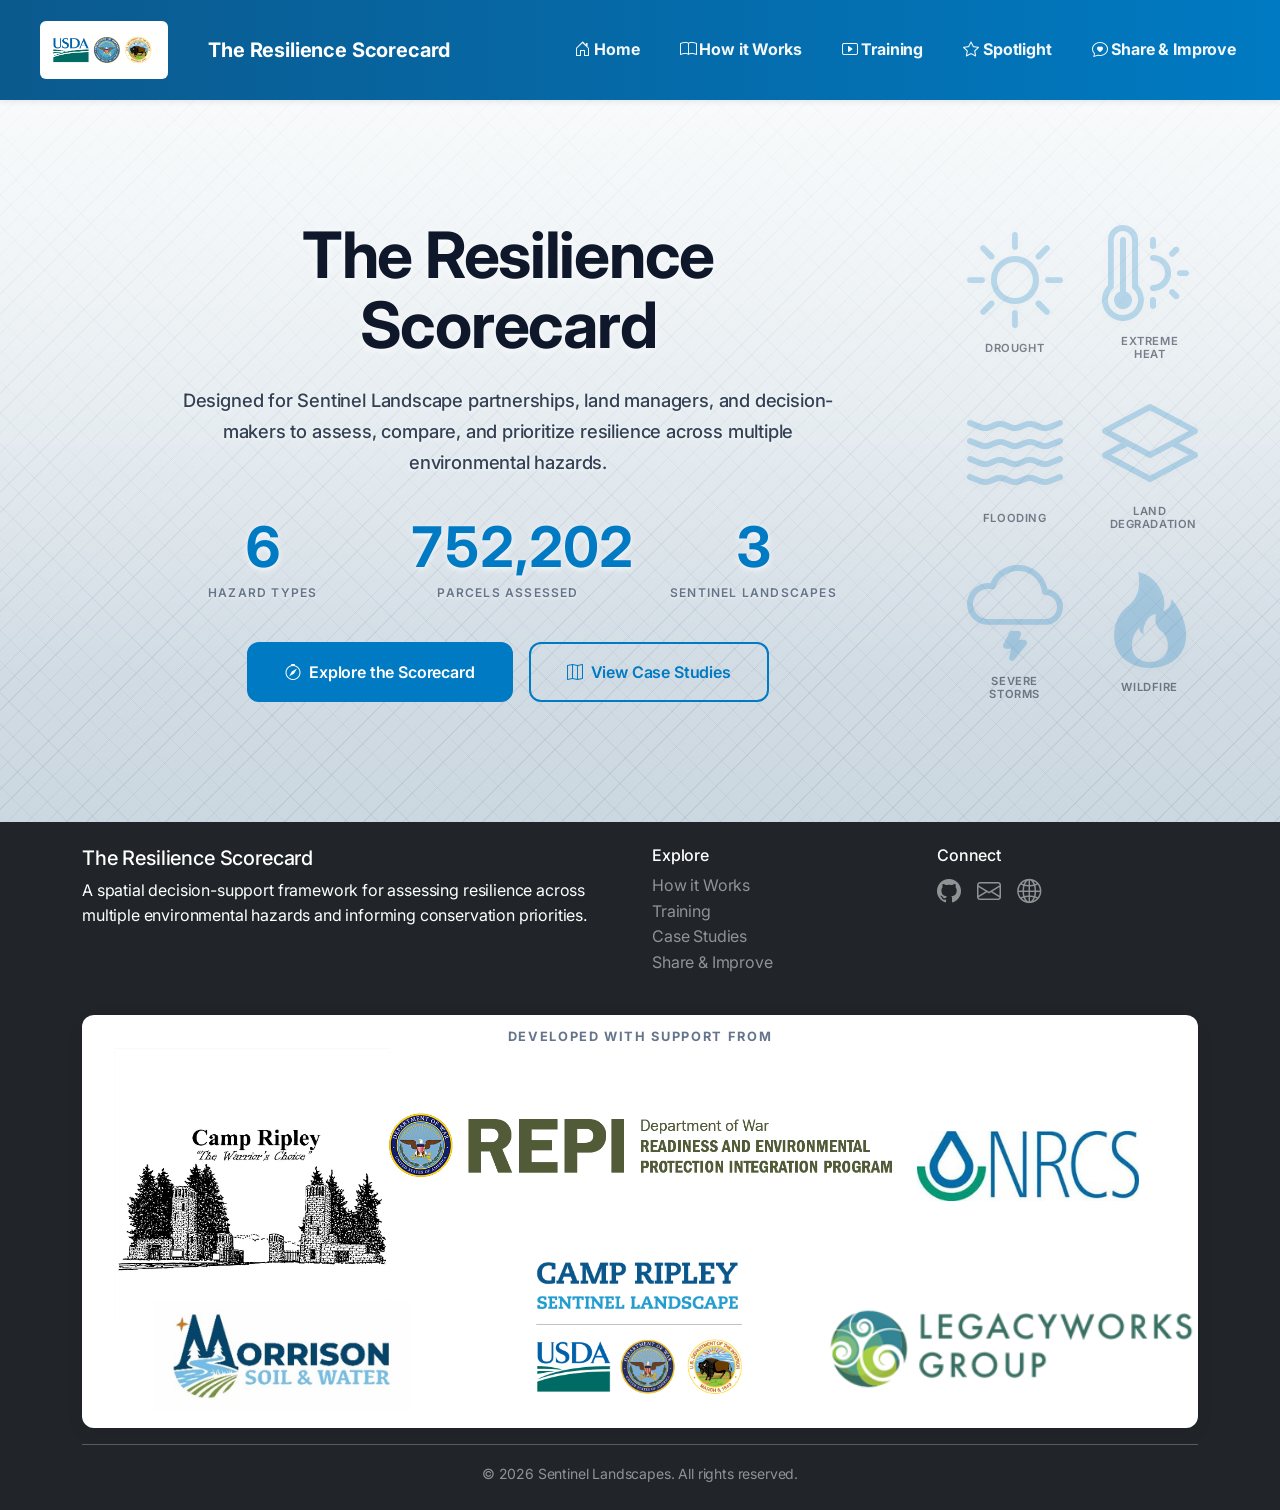
<file: docs/index.html>
<!doctype html>
<html lang="en">
<head>
  <meta charset="utf-8"/>
  <meta name="viewport" content="width=device-width, initial-scale=1"/>
  <title>The Resilience Scorecard - Home</title>

  <!-- Bootstrap + Icons -->
  <link href="https://cdn.jsdelivr.net/npm/bootstrap@5.3.3/dist/css/bootstrap.min.css" rel="stylesheet">
  <link href="https://cdn.jsdelivr.net/npm/bootstrap-icons@1.11.3/font/bootstrap-icons.css" rel="stylesheet">

  <!-- Font -->
  <link rel="preconnect" href="https://fonts.googleapis.com">
  <link rel="preconnect" href="https://fonts.gstatic.com" crossorigin>
  <link href="https://fonts.googleapis.com/css2?family=Inter:wght@400;500;600;700&display=swap" rel="stylesheet">

  <link rel="stylesheet" href="style.css"/>
</head>

<body>

<!-- ========================================
  MAIN NAVIGATION
  ======================================== -->
<nav id="mainNav" class="navbar navbar-expand-lg navbar-dark fixed-top">
  <div class="container-fluid px-4">
    <div class="navbar-brand d-flex align-items-center gap-2">
      <a href="https://sentinellandscapes.org/" target="_blank" rel="noopener noreferrer" class="logo-link">
        <img src="assets/SL_logo.png" alt="Sentinel Landscapes Logo" height="52px">
      </a>
      <a href="index.html" class="brand-text-link">
        <span class="fw-bold">The Resilience Scorecard</span>
      </a>
    </div>
    <button class="navbar-toggler" type="button" data-bs-toggle="collapse" data-bs-target="#navbarNav" 
            aria-controls="navbarNav" aria-expanded="false" aria-label="Toggle navigation">
      <span class="navbar-toggler-icon"></span>
    </button>
    <div class="collapse navbar-collapse" id="navbarNav">
      <ul class="navbar-nav ms-auto">
        <li class="nav-item">
          <a class="nav-link active" href="index.html">
            <i class="bi bi-house-door me-1"></i>Home
          </a>
        </li>
        <li class="nav-item">
          <a class="nav-link" href="how-to.html">
            <i class="bi bi-book me-1"></i>How it Works
          </a>
        </li>
        <li class="nav-item">
          <a class="nav-link" href="tool.html">
            <i class="bi bi-play-btn me-1"></i>Training
          </a>
        </li>
        <li class="nav-item">
          <a class="nav-link" href="spotlight.html">
            <i class="bi bi-star me-1"></i>Spotlight
          </a>
        </li>
        <li class="nav-item">
          <a class="nav-link" href="survey.html">
            <i class="bi bi-chat-heart me-1"></i>Share & Improve
          </a>
        </li>
      </ul>
    </div>
  </div>
</nav>

<!-- ========================================
  HERO LANDING SECTION
  ======================================== -->
<section class="landing-hero">
  <div class="container">
    <div class="hero-content text-center fade-in-up">
      <h1>The Resilience Scorecard</h1>
      <p class="lead">
        Designed for Sentinel Landscape partnerships, land managers, and decision-makers
  to assess, compare, and prioritize resilience across multiple environmental hazards.
      </p>

      <!-- Stats Counter -->
      <div class="hero-stats justify-content-center">
        <div class="stat-item text-center">
          <div class="stat-number">6</div>
          <div class="stat-label">Hazard Types</div>
        </div>
        <div class="stat-item text-center">
          <div class="stat-number">752,202</div>
          <div class="stat-label">Parcels Assessed</div>
        </div>
        <div class="stat-item text-center">
          <div class="stat-number">3</div>
          <div class="stat-label">Sentinel Landscapes</div>
        </div>
      </div>

      <!-- CTA Buttons -->
      <div class="hero-actions justify-content-center">
        <a href="how-to.html" class="btn btn-primary">
          <i class="bi bi-compass"></i> Explore the Scorecard
        </a>

        <a href="spotlight.html" class="btn btn-secondary">
          <i class="bi bi-map"></i> View Case Studies
        </a>
      </div>
    </div>
  </div>

  <!-- ========================================
    HAZARD ICONS GRID (Right Side)
    ======================================== -->
<div class="hazard-icons-grid">

  <div class="hazard-icon-item">
    <i class="bi bi-sun" aria-hidden="true"></i>
    <span class="hazard-label">Drought</span>
  </div>

  <div class="hazard-icon-item">
    <i class="bi bi-thermometer-sun" aria-hidden="true"></i>
    <span class="hazard-label">Extreme Heat</span>
  </div>

  <div class="hazard-icon-item">
    <i class="bi bi-water" aria-hidden="true"></i>
    <span class="hazard-label">Flooding</span>
  </div>

  <div class="hazard-icon-item">
    <i class="bi bi-layers" aria-hidden="true"></i>
    <span class="hazard-label">Land Degradation</span>
  </div>

  <div class="hazard-icon-item">
    <i class="bi bi-cloud-lightning" aria-hidden="true"></i>
    <span class="hazard-label">Severe Storms</span>
  </div>

  <div class="hazard-icon-item">
    <i class="bi bi-fire" aria-hidden="true"></i>
    <span class="hazard-label">Wildfire</span>
  </div>

</div>
</section>

<!-- ========================================
  CANONICAL FOOTER (from index.html)
  ======================================== -->
<footer class="bg-dark text-white py-4">
  <div class="container">

    <!-- Footer Top -->
    <div class="row">

      <!-- About -->
      <div class="col-lg-6 mb-3 mb-lg-0">
        <h5>The Resilience Scorecard</h5>
        <p class="mb-0">
          A spatial decision-support framework for assessing resilience across multiple environmental hazards and informing conservation priorities.
        </p>
      </div>

      <!-- Explore -->
      <div class="col-lg-3 mb-3 mb-lg-0">
        <h6>Explore</h6>
        <ul class="list-unstyled">
          <li>
            <a href="how-to.html" class="text-white-50">How it Works</a>
          </li>
          <li>
            <a href="tool.html" class="text-white-50">Training</a>
          </li>
          <li>
            <a href="spotlight.html" class="text-white-50">Case Studies</a>
          </li>
          <li>
            <a href="survey.html" class="text-white-50">Share & Improve</a>
          </li>
        </ul>
      </div>

      <!-- Connect -->
      <div class="col-lg-3">
        <h6>Connect</h6>

        <div class="d-flex gap-3">

          <!-- GitHub -->
          <a href="https://github.com/raeabail/resilience-app-v2"
             target="_blank"
             rel="noopener noreferrer"
             class="text-white-50"
             aria-label="View the Resilience Scorecard on GitHub"
             title="GitHub">
            <i class="bi bi-github fs-4"></i>
          </a>

          <!-- Contact -->
          <a href="contact.html"
             class="text-white-50"
             aria-label="Contact the Resilience Scorecard team"
             title="Contact">
            <i class="bi bi-envelope fs-4"></i>
          </a>

          <!-- Sentinel Landscapes -->
          <a href="https://sentinellandscapes.org/"
             target="_blank"
             rel="noopener noreferrer"
             class="text-white-50"
             aria-label="Visit Sentinel Landscapes"
             title="Sentinel Landscapes">
            <i class="bi bi-globe2 fs-4"></i>
          </a>

        </div>
      </div>

    </div>

    <!-- Partners -->
    <div class="partner-lockup">

      <div class="partner-label">
        Developed With Support From
      </div>

      <!-- Top Row -->
      <div class="partner-lockup-row">

        <a href="https://mn.gov/mnng/camp-ripley/environmental/"
           target="_blank"
           rel="noopener noreferrer"
           class="partner-brand partner-brand-camp">
          <img src="assets/camp_ripley_logo.png" alt="Camp Ripley">
        </a>

        <a href="https://www.repi.mil/"
           target="_blank"
           rel="noopener noreferrer"
           class="partner-brand partner-brand-repi">
          <img src="assets/REPI_logo.png" alt="REPI">
        </a>

        <a href="https://www.nrcs.usda.gov/"
           target="_blank"
           rel="noopener noreferrer"
           class="partner-brand partner-brand-nrcs">
          <img src="assets/nrcs_logo.jpg" alt="NRCS">
        </a>

      </div>

      <!-- Bottom Row -->
      <div class="partner-lockup-row partner-lockup-row-secondary">

        <a href="https://www.morrisonswcd.org/"
           target="_blank"
           rel="noopener noreferrer"
           class="partner-brand partner-brand-morrison">
          <img src="assets/morrison_logo1.png.jpg"
               alt="Morrison Soil and Water">
        </a>

        <a href="https://sentinellandscapes.org/landscapes/camp-ripley/"
           target="_blank"
           rel="noopener noreferrer"
           class="partner-brand partner-brand-sentinel">
          <img src="assets/SL_Lockups_CampRipley_DOW_stacked_top.png"
               alt="Camp Ripley Sentinel Landscape">
        </a>

        <a href="https://legacyworksgroup.com/"
           target="_blank"
           rel="noopener noreferrer"
           class="partner-brand partner-brand-lwg">
          <img src="assets/lwg_logo.png"
               alt="LegacyWorks Group">
        </a>

      </div>

    </div>

    <!-- Copyright -->
    <hr class="my-3 bg-white">

    <div class="text-center text-white-50">
      <small>&copy; 2026 Sentinel Landscapes. All rights reserved.</small>
    </div>

  </div>
</footer>

<script src="https://cdn.jsdelivr.net/npm/bootstrap@5.3.3/dist/js/bootstrap.bundle.min.js"></script>

</body>
</html>
</file>
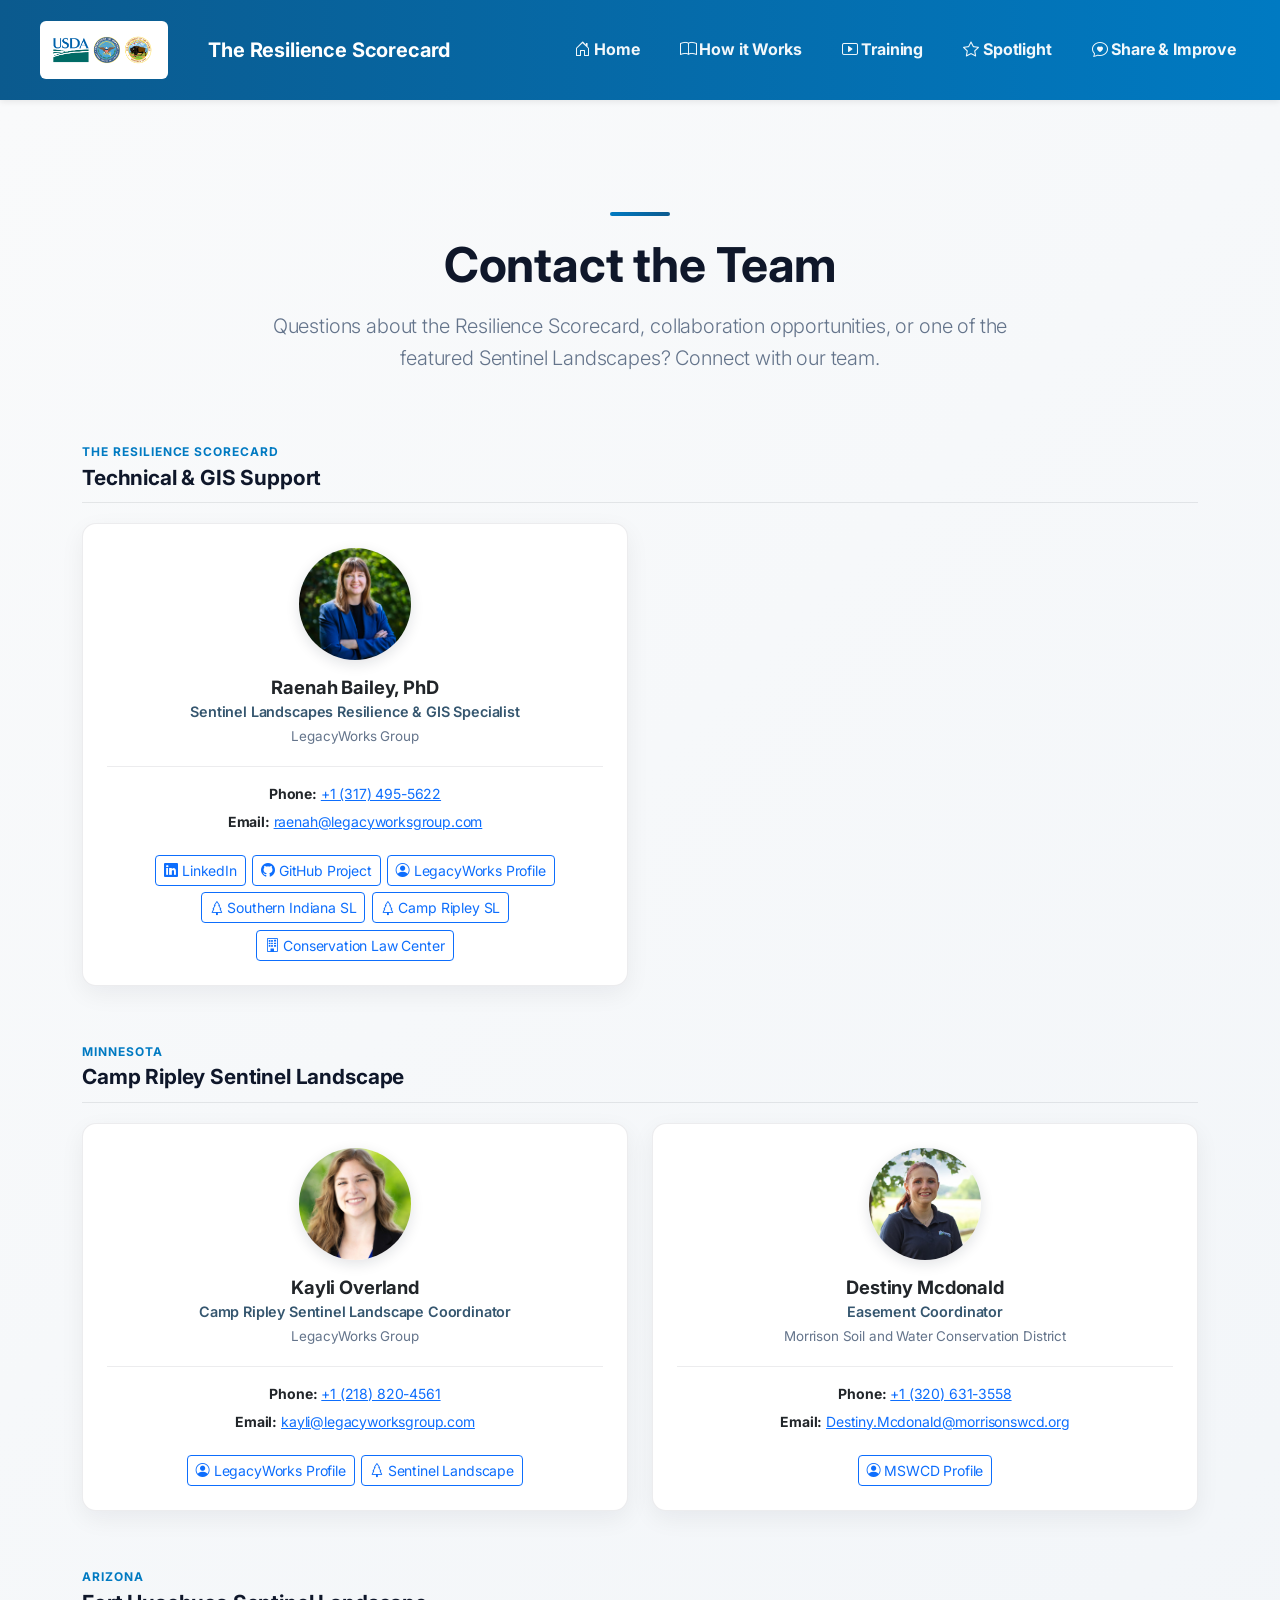
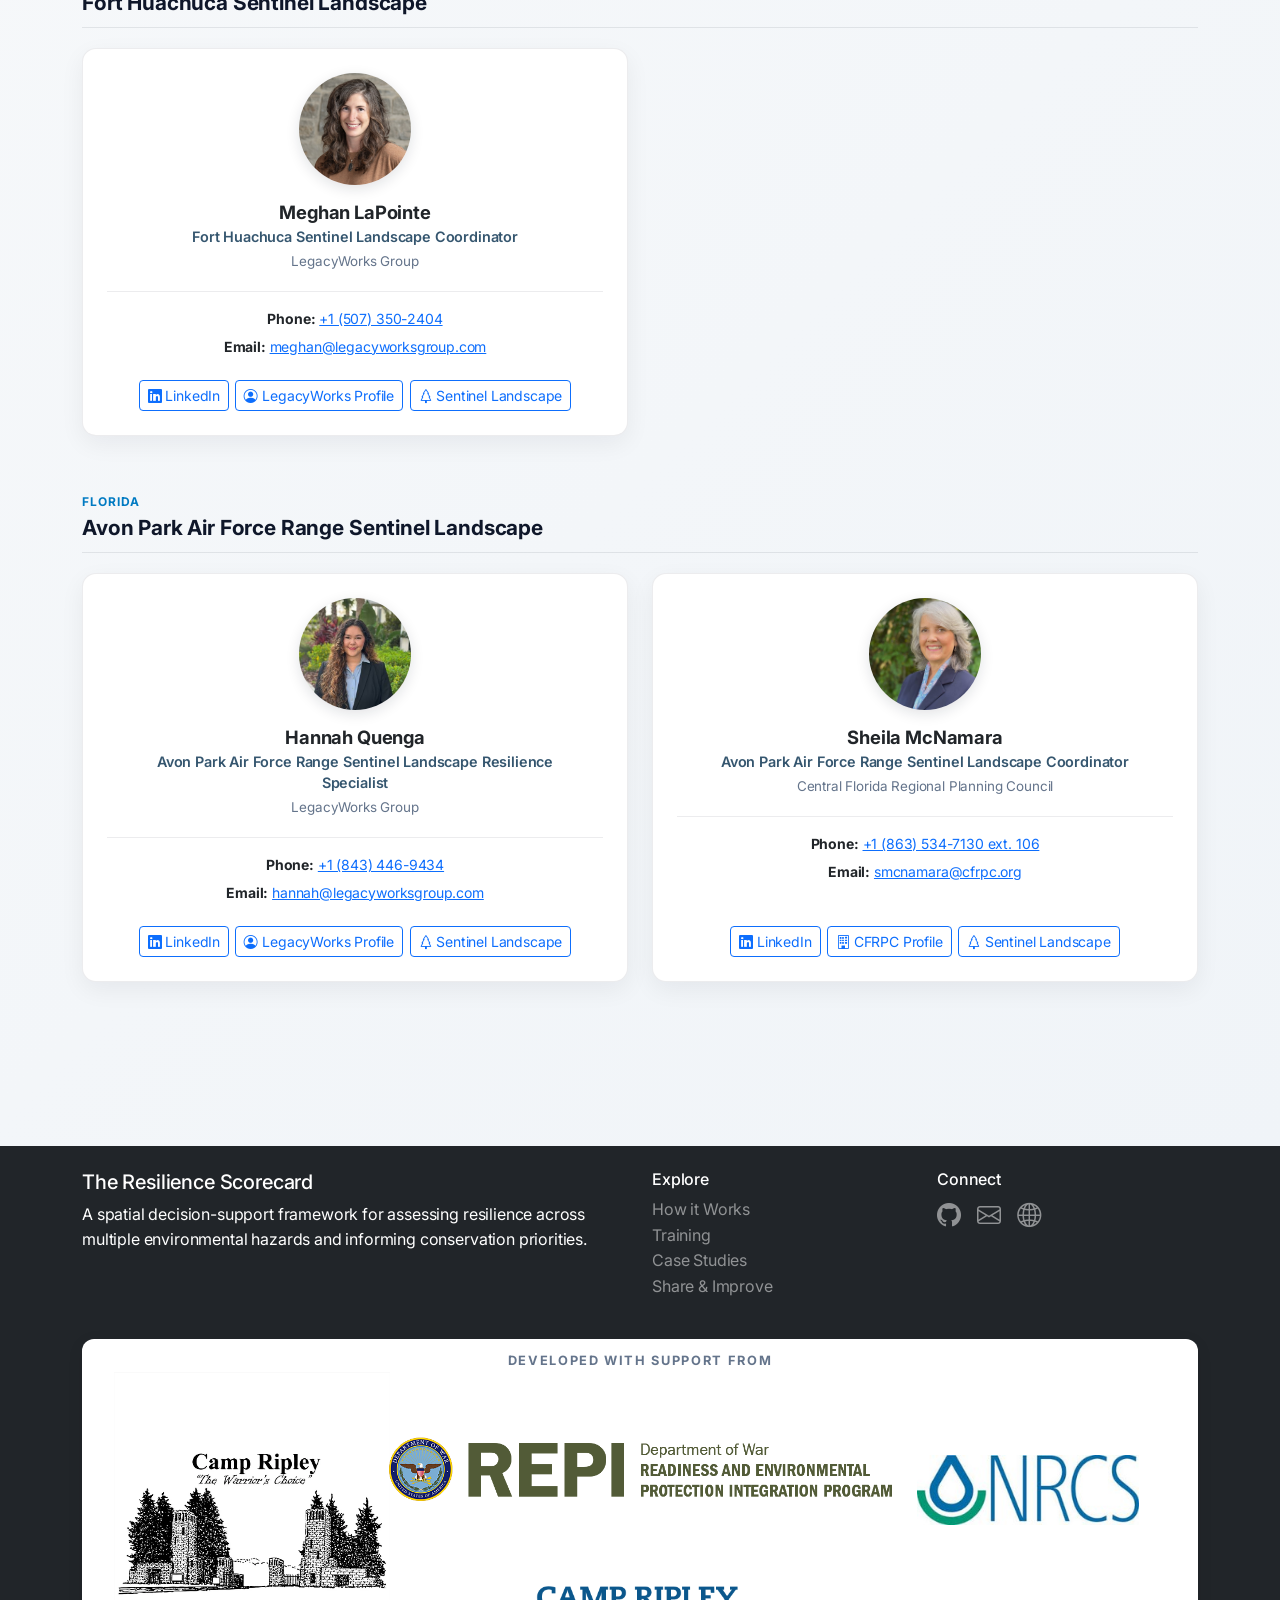
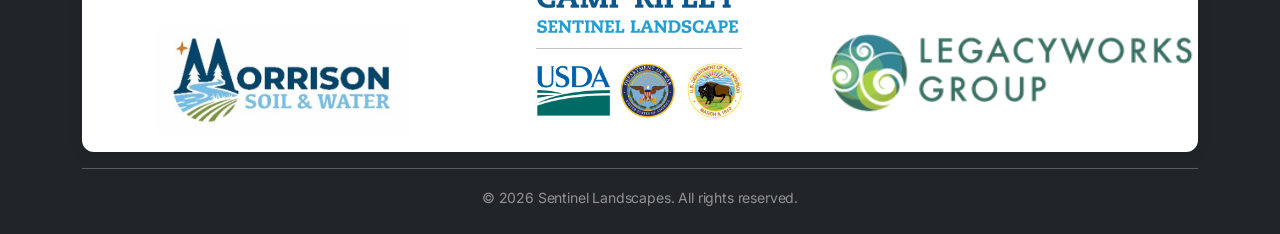
<file: docs/contact.html>
<!doctype html>
<html lang="en">
<head>
  <meta charset="utf-8"/>
  <meta name="viewport" content="width=device-width, initial-scale=1"/>
  <title>Contact - The Resilience Scorecard</title>

  <!-- Bootstrap + Icons -->
  <link href="https://cdn.jsdelivr.net/npm/bootstrap@5.3.3/dist/css/bootstrap.min.css" rel="stylesheet">
  <link href="https://cdn.jsdelivr.net/npm/bootstrap-icons@1.11.3/font/bootstrap-icons.css" rel="stylesheet">

  <!-- Font -->
  <link rel="preconnect" href="https://fonts.googleapis.com">
  <link rel="preconnect" href="https://fonts.gstatic.com" crossorigin>
  <link href="https://fonts.googleapis.com/css2?family=Inter:wght@400;500;600;700&display=swap" rel="stylesheet">

  <link rel="stylesheet" href="style.css"/>
</head>

<body>

<!-- Main Navigation (no Contact nav item per request) -->
<nav id="mainNav" class="navbar navbar-expand-lg navbar-dark fixed-top">
  <div class="container-fluid px-4">
    <div class="navbar-brand d-flex align-items-center gap-2">
      <a href="https://sentinellandscapes.org/" target="_blank" rel="noopener noreferrer" class="logo-link">
        <img src="assets/SL_logo.png" alt="Sentinel Landscapes Logo" height="52px">
      </a>
      <a href="index.html" class="brand-text-link">
        <span class="fw-bold">The Resilience Scorecard</span>
      </a>
    </div>
    <button class="navbar-toggler" type="button" data-bs-toggle="collapse" data-bs-target="#navbarNav" 
            aria-controls="navbarNav" aria-expanded="false" aria-label="Toggle navigation">
      <span class="navbar-toggler-icon"></span>
    </button>
    <div class="collapse navbar-collapse" id="navbarNav">
      <ul class="navbar-nav ms-auto">
        <li class="nav-item">
          <a class="nav-link" href="index.html">
            <i class="bi bi-house-door me-1"></i>Home
          </a>
        </li>
        <li class="nav-item">
          <a class="nav-link" href="how-to.html">
            <i class="bi bi-book me-1"></i>How it Works
          </a>
        </li>
        <li class="nav-item">
          <a class="nav-link" href="tool.html">
            <i class="bi bi-play-btn me-1"></i>Training
          </a>
        </li>
        <li class="nav-item">
          <a class="nav-link" href="spotlight.html">
            <i class="bi bi-star me-1"></i>Spotlight
          </a>
        </li>
        <li class="nav-item">
          <a class="nav-link" href="survey.html">
            <i class="bi bi-chat-heart me-1"></i>Share & Improve
          </a>
        </li>
      </ul>
    </div>
  </div>
</nav>

<!-- Contact Intro -->
<section class="section-how-to contact-page">
  <div class="container py-5">
    <div class="row mb-5">
      <div class="col-lg-8 mx-auto text-center">
        <div class="section-header-accent"></div>
        <h2 class="display-5 fw-bold mb-3">Contact the Team</h2>
        <p class="lead text-muted">Questions about the Resilience Scorecard, collaboration opportunities, or one of the featured Sentinel Landscapes? Connect with our team.</p>
      </div>
    </div>

    <!-- =========================================================
     SCORECARD CONTACT
     ========================================================= -->
<section class="contact-group">

  <div class="contact-group-heading">
    <span class="contact-group-eyebrow">The Resilience Scorecard</span>
    <h3>Technical & GIS Support</h3>
  </div>

  <div class="row g-4">
<!-- Raenah Bailey -->
<div class="col-lg-6">
  <div class="card contact-card h-100">
    <div class="card-body">

      <img
        src="assets/raenahCRSL.jpg"
        alt="Raenah Bailey"
        class="contact-photo"
      >

      <h5 class="contact-name">Raenah Bailey, PhD</h5>

      <div class="contact-role">
        Sentinel Landscapes Resilience & GIS Specialist
      </div>

      <div class="contact-org">
        LegacyWorks Group
      </div>

      <div class="contact-details">
        <ul class="list-unstyled small mb-0">
          <li>
            <strong>Phone:</strong>
            <a href="tel:+13174955622">+1 (317) 495-5622</a>
          </li>
          <li>
            <strong>Email:</strong>
            <a href="mailto:raenah@legacyworksgroup.com">
              raenah@legacyworksgroup.com
            </a>
          </li>
        </ul>
      </div>

      <div class="contact-actions">

        <a
          href="https://www.linkedin.com/in/raenah-bailey-93169b155/"
          class="btn btn-outline-primary btn-sm"
          target="_blank"
          rel="noopener noreferrer"
        >
          <i class="bi bi-linkedin"></i> LinkedIn
        </a>

        <a
          href="https://github.com/raeabail/resilience-app-v2"
          class="btn btn-outline-primary btn-sm"
          target="_blank"
          rel="noopener noreferrer"
        >
          <i class="bi bi-github"></i> GitHub Project
        </a>

        <a
          href="https://legacyworksgroup.com/team-content/raenah-bailey"
          class="btn btn-outline-primary btn-sm"
          target="_blank"
          rel="noopener noreferrer"
        >
          <i class="bi bi-person-circle"></i> LegacyWorks Profile
        </a>

        <a
          href="https://sentinellandscapes.org/landscapes/southern-indiana/"
          class="btn btn-outline-primary btn-sm"
          target="_blank"
          rel="noopener noreferrer"
        >
          <i class="bi bi-tree"></i> Southern Indiana SL
        </a>

        <a
          href="https://sentinellandscapes.org/landscapes/camp-ripley/"
          class="btn btn-outline-primary btn-sm"
          target="_blank"
          rel="noopener noreferrer"
        >
          <i class="bi bi-tree"></i> Camp Ripley SL
        </a>

        <a
          href="https://conservationlawcenter.org/staff/raenah-bailey/"
          class="btn btn-outline-primary btn-sm"
          target="_blank"
          rel="noopener noreferrer"
        >
          <i class="bi bi-building"></i> Conservation Law Center
        </a>

      </div>

    </div>
  </div>
</div>

  </div>
</section>


<!-- =========================================================
     CAMP RIPLEY
     ========================================================= -->
<section class="contact-group">

  <div class="contact-group-heading">
    <span class="contact-group-eyebrow">Minnesota</span>
    <h3>Camp Ripley Sentinel Landscape</h3>
  </div>

  <div class="row g-4">

    <!-- Kayli Overland -->
    <div class="col-md-6">
      <div class="card contact-card h-100">
        <div class="card-body">

          <img
            src="assets/kayliCRSL.jpg"
            alt="Kayli Overland"
            class="contact-photo contact-photo-kayli"
          >

          <h5 class="contact-name">Kayli Overland</h5>

          <div class="contact-role">
            Camp Ripley Sentinel Landscape Coordinator
          </div>

          <div class="contact-org">
            LegacyWorks Group
          </div>

          <div class="contact-details">
            <ul class="list-unstyled small mb-0">
              <li>
                <strong>Phone:</strong>
                <a href="tel:+12188204561">+1 (218) 820-4561</a>
              </li>
              <li>
                <strong>Email:</strong>
                <a href="mailto:kayli@legacyworksgroup.com">
                  kayli@legacyworksgroup.com
                </a>
              </li>
            </ul>
          </div>

          <div class="contact-actions">
            <a
              href="https://legacyworksgroup.com/team-content/kayli-overland"
              class="btn btn-outline-primary btn-sm"
              target="_blank"
              rel="noopener noreferrer"
            >
              <i class="bi bi-person-circle"></i> LegacyWorks Profile
            </a>

                    <a
          href="https://sentinellandscapes.org/landscapes/camp-ripley/"
          class="btn btn-outline-primary btn-sm"
          target="_blank"
          rel="noopener noreferrer"
        >
          <i class="bi bi-tree"></i> Sentinel Landscape
        </a>
          </div>

        </div>
      </div>
    </div>


    <!-- Destiny Mcdonald -->
    <div class="col-md-6">
      <div class="card contact-card h-100">
        <div class="card-body">

          <img
            src="assets/destinyMSWCD.png"
            alt="Destiny Mcdonald"
            class="contact-photo"
          >

          <h5 class="contact-name">Destiny Mcdonald</h5>

          <div class="contact-role">
            Easement Coordinator
          </div>

          <div class="contact-org">
            Morrison Soil and Water Conservation District
          </div>

          <div class="contact-details">
            <ul class="list-unstyled small mb-0">
              <li>
                <strong>Phone:</strong>
                <a href="tel:+13206313558">+1 (320) 631-3558</a>
              </li>
              <li>
                <strong>Email:</strong>
                <a href="mailto:Destiny.Mcdonald@morrisonswcd.org">
                  Destiny.Mcdonald@morrisonswcd.org
                </a>
              </li>
            </ul>
          </div>

          <div class="contact-actions">
            <a
              href="https://www.morrisonswcd.org/?pgid=jepdpftp-acb5d449-9b8b-4ed0-8ea0-9f721d7b1a89"
              class="btn btn-outline-primary btn-sm"
              target="_blank"
              rel="noopener noreferrer"
            >
              <i class="bi bi-person-circle"></i> MSWCD Profile
            </a>
          </div>

        </div>
      </div>
    </div>

  </div>
</section>


<!-- =========================================================
     FORT HUACHUCA
     ========================================================= -->
<section class="contact-group">

  <div class="contact-group-heading">
    <span class="contact-group-eyebrow">Arizona</span>
    <h3>Fort Huachuca Sentinel Landscape</h3>
  </div>

  <div class="row g-4">

<!-- Meghan LaPointe -->
<div class="col-lg-6">
  <div class="card contact-card h-100">
    <div class="card-body">

      <img
        src="assets/meg_profile.webp"
        alt="Meghan LaPointe"
        class="contact-photo"
      >

      <h5 class="contact-name">Meghan LaPointe</h5>

      <div class="contact-role">
        Fort Huachuca Sentinel Landscape Coordinator
      </div>

      <div class="contact-org">
        LegacyWorks Group
      </div>

      <div class="contact-details">
        <ul class="list-unstyled small mb-0">
          <li>
            <strong>Phone:</strong>
            <a href="tel:+15073502404">+1 (507) 350-2404</a>
          </li>
          <li>
            <strong>Email:</strong>
            <a href="mailto:meghan@legacyworksgroup.com">
              meghan@legacyworksgroup.com
            </a>
          </li>
        </ul>
      </div>

      <div class="contact-actions">

        <a
          href="https://www.linkedin.com/in/meghan-lapointe/"
          class="btn btn-outline-primary btn-sm"
          target="_blank"
          rel="noopener noreferrer"
        >
          <i class="bi bi-linkedin"></i> LinkedIn
        </a>

        <a
          href="https://legacyworksgroup.com/team-content/meghan-lapointe"
          class="btn btn-outline-primary btn-sm"
          target="_blank"
          rel="noopener noreferrer"
        >
          <i class="bi bi-person-circle"></i> LegacyWorks Profile
        </a>

        <a
          href="https://sentinellandscapes.org/landscapes/fort-huachuca/"
          class="btn btn-outline-primary btn-sm"
          target="_blank"
          rel="noopener noreferrer"
        >
          <i class="bi bi-tree"></i> Sentinel Landscape
        </a>

      </div>

    </div>
  </div>
</div>

  </div>
</section>


<!-- =========================================================
     AVON PARK
     ========================================================= -->
<section class="contact-group">

  <div class="contact-group-heading">
    <span class="contact-group-eyebrow">Florida</span>
    <h3>Avon Park Air Force Range Sentinel Landscape</h3>
  </div>

  <div class="row g-4">

    <!-- Hannah Quenga -->
<div class="col-md-6">
  <div class="card contact-card h-100">
    <div class="card-body">

      <img
        src="assets/hannah_profile.jpg"
        alt="Hannah Quenga"
        class="contact-photo"
      >

      <h5 class="contact-name">Hannah Quenga</h5>

      <div class="contact-role">
        Avon Park Air Force Range Sentinel Landscape Resilience Specialist
      </div>

      <div class="contact-org">
        LegacyWorks Group
      </div>

      <div class="contact-details">
        <ul class="list-unstyled small mb-0">
          <li>
            <strong>Phone:</strong>
            <a href="tel:+18434469434">+1 (843) 446-9434</a>
          </li>
          <li>
            <strong>Email:</strong>
            <a href="mailto:hannah@legacyworksgroup.com">
              hannah@legacyworksgroup.com
            </a>
          </li>
        </ul>
      </div>

      <div class="contact-actions">

        <a
          href="https://www.linkedin.com/in/hannah-quenga/"
          class="btn btn-outline-primary btn-sm"
          target="_blank"
          rel="noopener noreferrer"
        >
          <i class="bi bi-linkedin"></i> LinkedIn
        </a>

        <a
          href="https://legacyworksgroup.com/team-content/hannah-quenga"
          class="btn btn-outline-primary btn-sm"
          target="_blank"
          rel="noopener noreferrer"
        >
          <i class="bi bi-person-circle"></i> LegacyWorks Profile
        </a>

        <a
          href="https://sentinellandscapes.org/landscapes/avon-park-air-force-range/"
          class="btn btn-outline-primary btn-sm"
          target="_blank"
          rel="noopener noreferrer"
        >
          <i class="bi bi-tree"></i> Sentinel Landscape
        </a>

      </div>

    </div>
  </div>
</div>


<!-- Sheila McNamara -->
<div class="col-md-6">
  <div class="card contact-card h-100">
    <div class="card-body">

      <img
        src="assets/sheila_profile.jpg"
        alt="Sheila McNamara"
        class="contact-photo"
      >

      <h5 class="contact-name">Sheila McNamara</h5>

      <div class="contact-role">
        Avon Park Air Force Range Sentinel Landscape Coordinator
      </div>

      <div class="contact-org">
        Central Florida Regional Planning Council
      </div>

      <div class="contact-details">
        <ul class="list-unstyled small mb-0">
          <li>
            <strong>Phone:</strong>
            <a href="tel:+18635347130">+1 (863) 534-7130 ext. 106</a>
          </li>
          <li>
            <strong>Email:</strong>
            <a href="mailto:smcnamara@cfrpc.org">
              smcnamara@cfrpc.org
            </a>
          </li>
        </ul>
      </div>

      <div class="contact-actions">

        <a
          href="https://www.linkedin.com/in/sheila-mcnamara/"
          class="btn btn-outline-primary btn-sm"
          target="_blank"
          rel="noopener noreferrer"
        >
          <i class="bi bi-linkedin"></i> LinkedIn
        </a>

        <a
          href="https://www.cfrpc.org/staff"
          class="btn btn-outline-primary btn-sm"
          target="_blank"
          rel="noopener noreferrer"
        >
          <i class="bi bi-building"></i> CFRPC Profile
        </a>

        <a
          href="https://sentinellandscapes.org/landscapes/avon-park-air-force-range/"
          class="btn btn-outline-primary btn-sm"
          target="_blank"
          rel="noopener noreferrer"
        >
          <i class="bi bi-tree"></i> Sentinel Landscape
        </a>

      </div>

    </div>
  </div>
</div>

  </div>
</section>
  </div>
</section>

<!-- Canonical Footer (from index.html) -->
<footer class="bg-dark text-white py-4">
  <div class="container">

    <!-- Footer Top -->
    <div class="row">

      <!-- About -->
      <div class="col-lg-6 mb-3 mb-lg-0">
        <h5>The Resilience Scorecard</h5>
        <p class="mb-0">
          A spatial decision-support framework for assessing resilience across multiple environmental hazards and informing conservation priorities.
        </p>
      </div>

      <!-- Explore -->
      <div class="col-lg-3 mb-3 mb-lg-0">
        <h6>Explore</h6>
        <ul class="list-unstyled">
          <li>
            <a href="how-to.html" class="text-white-50">How it Works</a>
          </li>
          <li>
            <a href="tool.html" class="text-white-50">Training</a>
          </li>
          <li>
            <a href="spotlight.html" class="text-white-50">Case Studies</a>
          </li>
          <li>
              <a href="survey.html" class="text-white-50">Share & Improve</a>
            </li>
        </ul>
      </div>

      <!-- Connect -->
      <div class="col-lg-3">
        <h6>Connect</h6>

        <div class="d-flex gap-3">

          <!-- GitHub -->
          <a href="https://github.com/raeabail/resilience-app-v2"
             target="_blank"
             rel="noopener noreferrer"
             class="text-white-50"
             aria-label="View the Resilience Scorecard on GitHub"
             title="GitHub">
            <i class="bi bi-github fs-4"></i>
          </a>

          <!-- Contact -->
          <a href="contact.html"
             class="text-white-50"
             aria-label="Contact the Resilience Scorecard team"
             title="Contact">
            <i class="bi bi-envelope fs-4"></i>
          </a>

          <!-- Sentinel Landscapes -->
          <a href="https://sentinellandscapes.org/"
             target="_blank"
             rel="noopener noreferrer"
             class="text-white-50"
             aria-label="Visit Sentinel Landscapes"
             title="Sentinel Landscapes">
            <i class="bi bi-globe2 fs-4"></i>
          </a>

        </div>
      </div>

    </div>

    <!-- Partners -->
    <div class="partner-lockup">

      <div class="partner-label">
        Developed With Support From
      </div>

      <!-- Top Row -->
      <div class="partner-lockup-row">

        <a href="https://mn.gov/mnng/camp-ripley/environmental/"
           target="_blank"
           rel="noopener noreferrer"
           class="partner-brand partner-brand-camp">
          <img src="assets/camp_ripley_logo.png" alt="Camp Ripley">
        </a>

        <a href="https://www.repi.mil/"
           target="_blank"
           rel="noopener noreferrer"
           class="partner-brand partner-brand-repi">
          <img src="assets/REPI_logo.png" alt="REPI">
        </a>

        <a href="https://www.nrcs.usda.gov/"
           target="_blank"
           rel="noopener noreferrer"
           class="partner-brand partner-brand-nrcs">
          <img src="assets/nrcs_logo.jpg" alt="NRCS">
        </a>

      </div>

      <!-- Bottom Row -->
      <div class="partner-lockup-row partner-lockup-row-secondary">

        <a href="https://www.morrisonswcd.org/"
           target="_blank"
           rel="noopener noreferrer"
           class="partner-brand partner-brand-morrison">
          <img src="assets/morrison_logo1.png.jpg" alt="Morrison Soil and Water">
        </a>

        <a href="https://sentinellandscapes.org/landscapes/camp-ripley/"
           target="_blank"
           rel="noopener noreferrer"
           class="partner-brand partner-brand-sentinel">
          <img src="assets/SL_Lockups_CampRipley_DOW_stacked_top.png" alt="Camp Ripley Sentinel Landscape">
        </a>

        <a href="https://legacyworksgroup.com/"
           target="_blank"
           rel="noopener noreferrer"
           class="partner-brand partner-brand-lwg">
          <img src="assets/lwg_logo.png" alt="LegacyWorks Group">
        </a>

      </div>

    </div>

    

    <!-- Copyright -->
    <hr class="my-3 bg-white">

    <div class="text-center text-white-50">
      <small>&copy; 2026 Sentinel Landscapes. All rights reserved.</small>
    </div>

  </div>
</footer>

<script src="https://cdn.jsdelivr.net/npm/bootstrap@5.3.3/dist/js/bootstrap.bundle.min.js"></script>

</body>
</html>
</file>
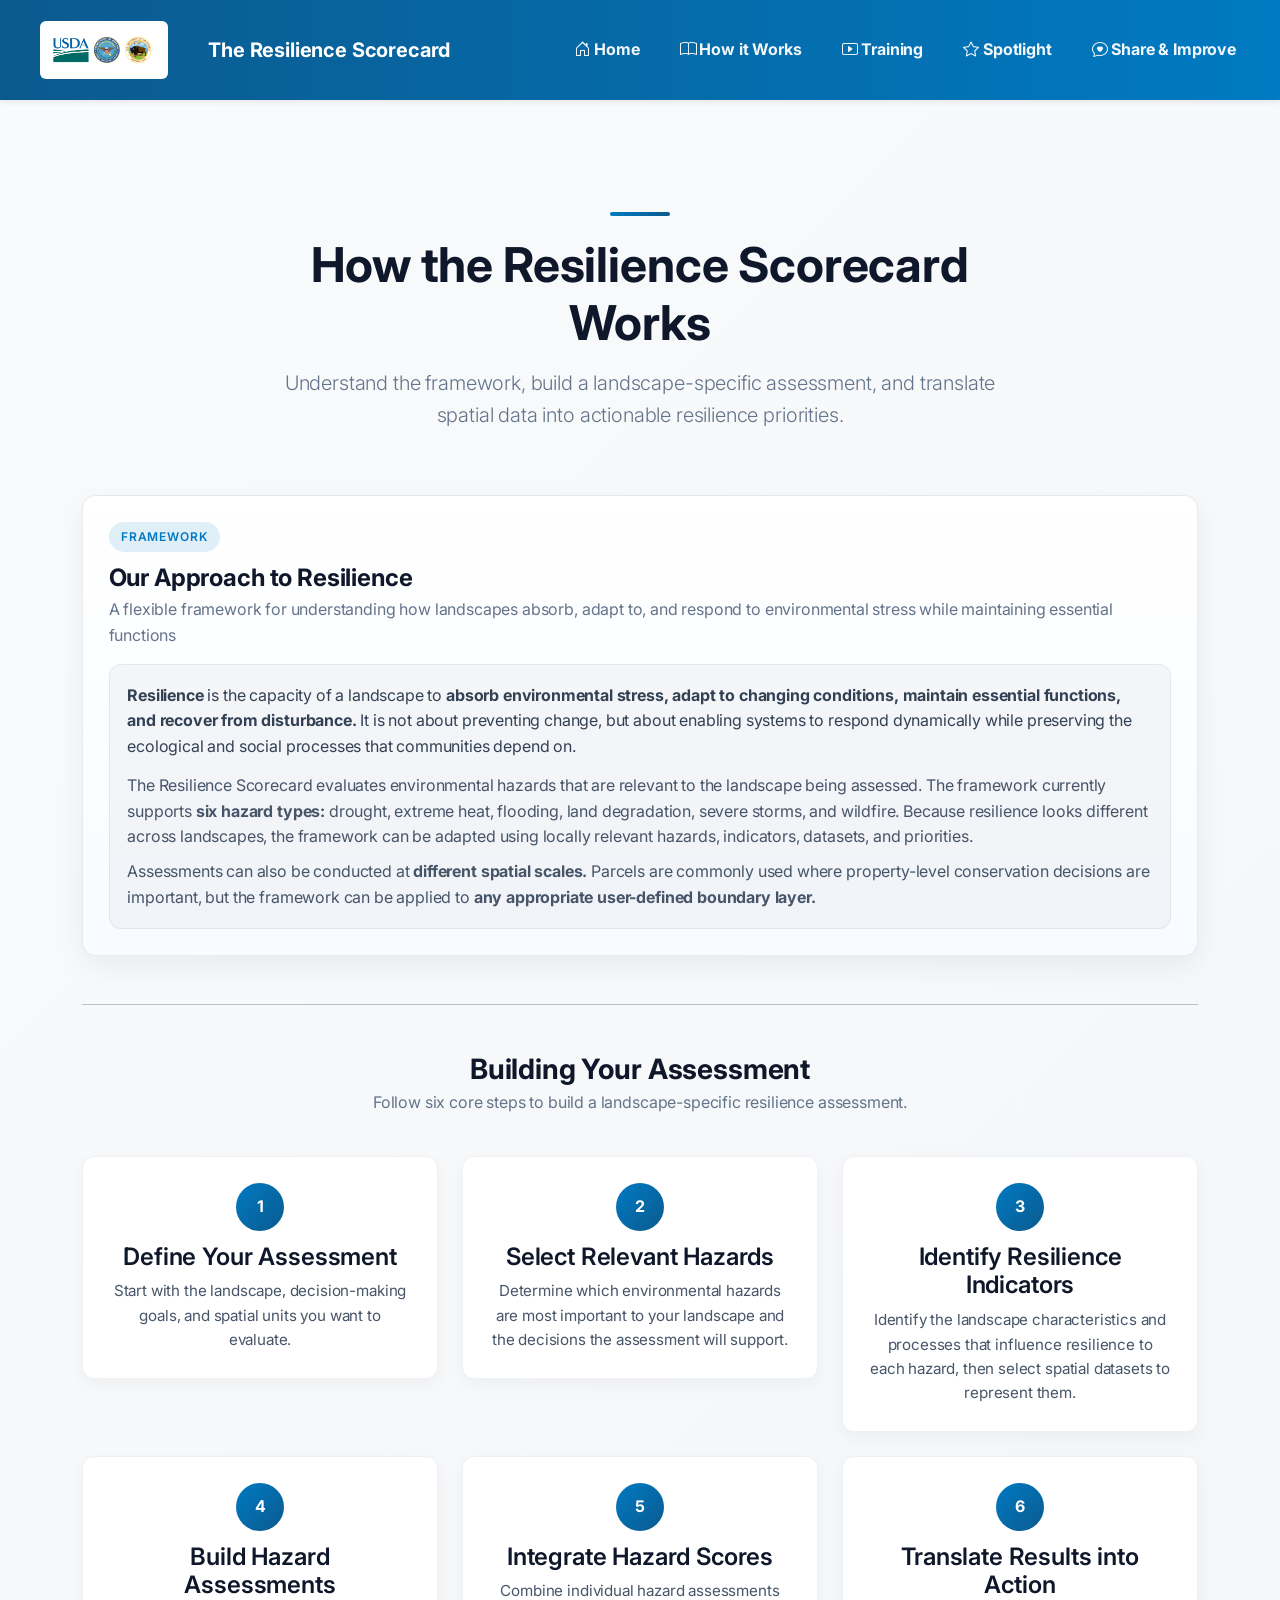
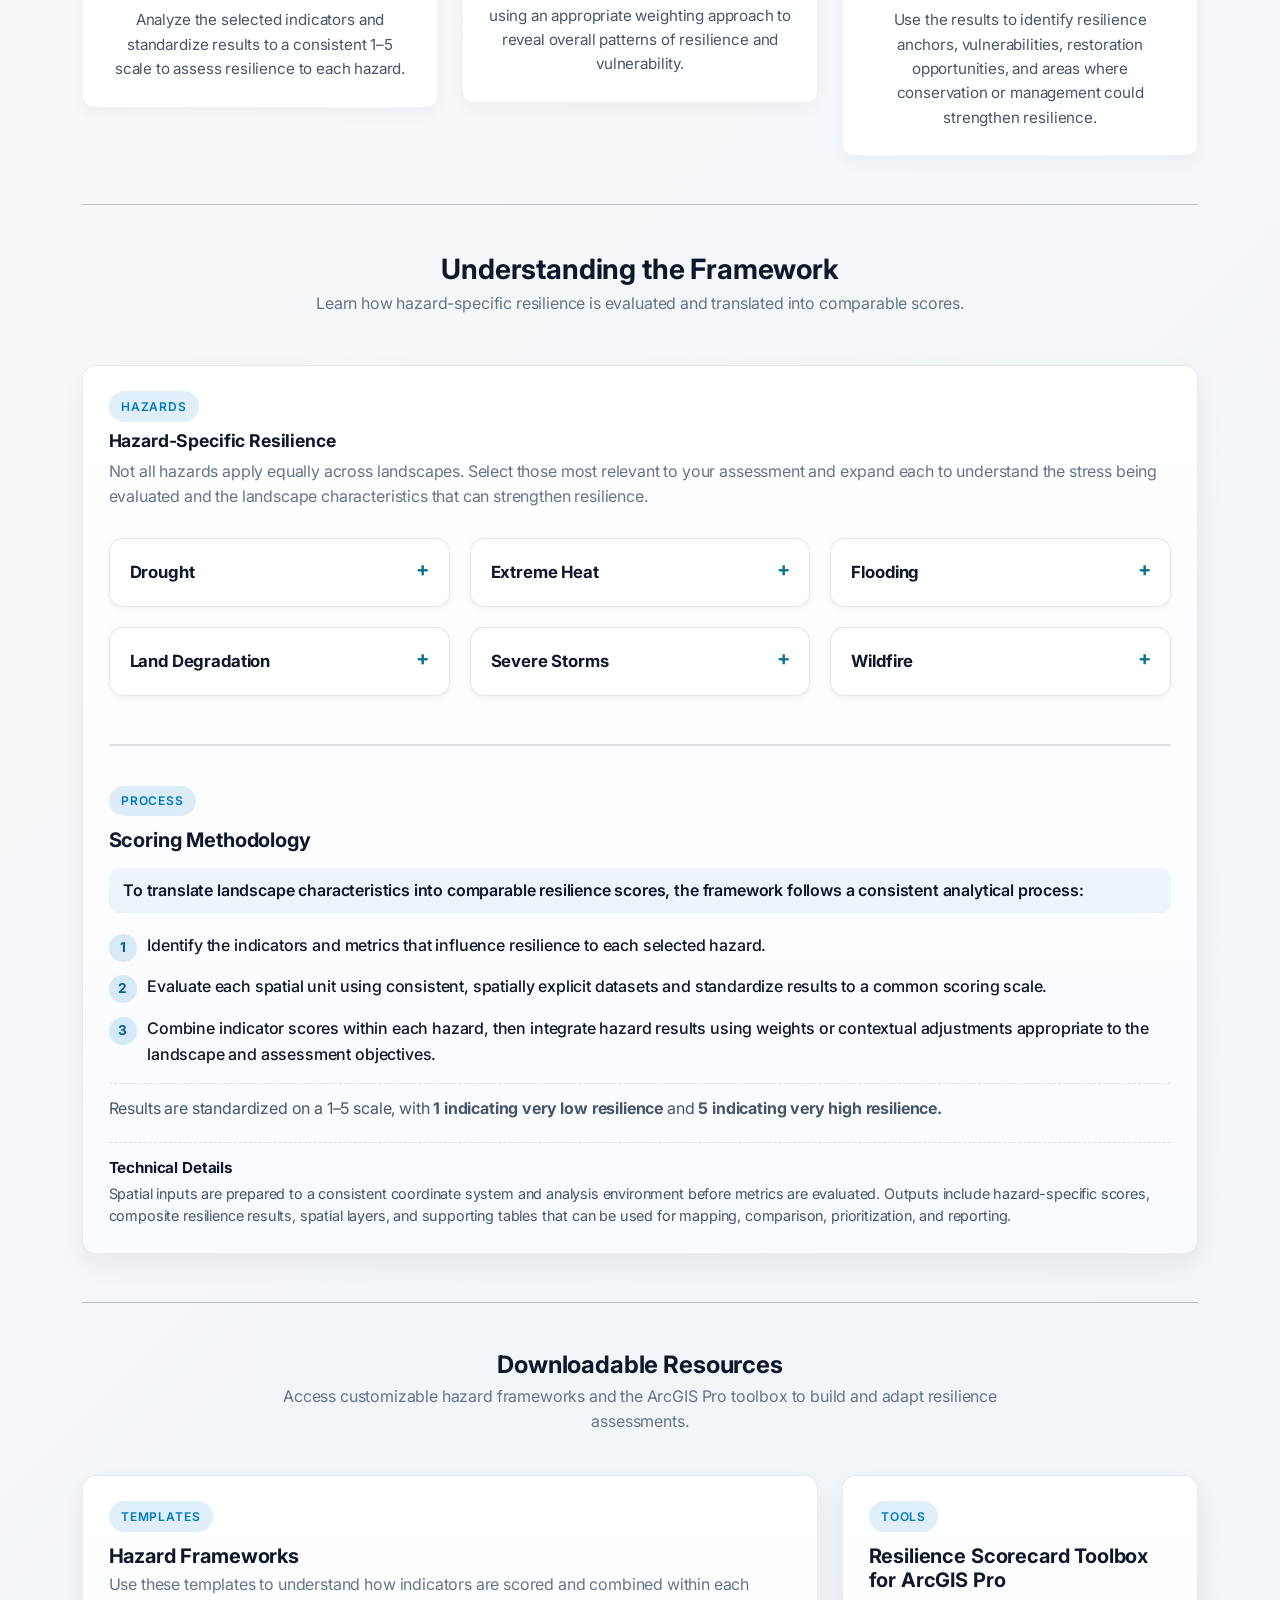
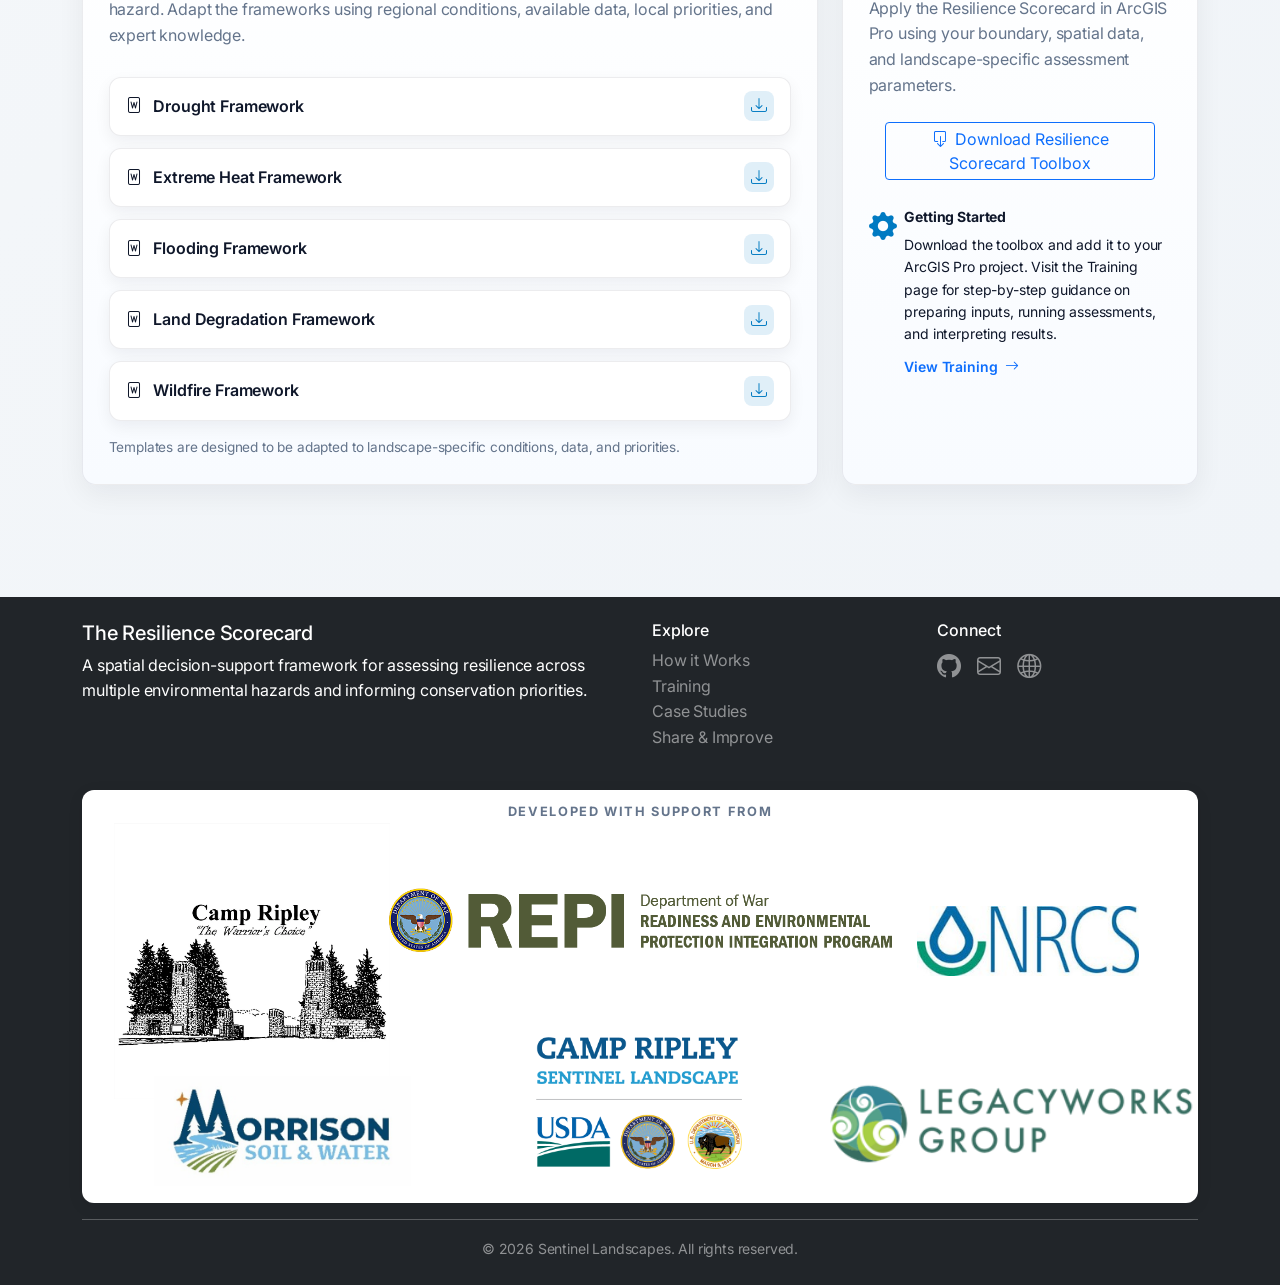
<file: docs/how-to.html>
<!doctype html>
<html lang="en">
<head>
  <meta charset="utf-8"/>
  <meta name="viewport" content="width=device-width, initial-scale=1"/>
  <title>How it Works - The Resilience Scorecard</title>

  <!-- Bootstrap + Icons -->
  <link href="https://cdn.jsdelivr.net/npm/bootstrap@5.3.3/dist/css/bootstrap.min.css" rel="stylesheet">
  <link href="https://cdn.jsdelivr.net/npm/bootstrap-icons@1.11.3/font/bootstrap-icons.css" rel="stylesheet">

  <!-- Font -->
  <link rel="preconnect" href="https://fonts.googleapis.com">
  <link rel="preconnect" href="https://fonts.gstatic.com" crossorigin>
  <link href="https://fonts.googleapis.com/css2?family=Inter:wght@400;500;600;700&display=swap" rel="stylesheet">

  <link rel="stylesheet" href="style.css"/>
</head>

<body> 

<!-- Main Navigation -->
<nav id="mainNav" class="navbar navbar-expand-lg navbar-dark fixed-top">
  <div class="container-fluid px-4">
    <div class="navbar-brand d-flex align-items-center gap-2">
      <a href="https://sentinellandscapes.org/" target="_blank" rel="noopener noreferrer" class="logo-link">
        <img src="assets/SL_logo.png" alt="Sentinel Landscapes Logo" height="52px">
      </a>
      <a href="index.html" class="brand-text-link">
        <span class="fw-bold">The Resilience Scorecard</span>
      </a>
    </div>
    <button class="navbar-toggler" type="button" data-bs-toggle="collapse" data-bs-target="#navbarNav" 
            aria-controls="navbarNav" aria-expanded="false" aria-label="Toggle navigation">
      <span class="navbar-toggler-icon"></span>
    </button>
    <div class="collapse navbar-collapse" id="navbarNav">
      <ul class="navbar-nav ms-auto">
        <li class="nav-item">
          <a class="nav-link" href="index.html">
            <i class="bi bi-house-door me-1"></i>Home
          </a>
        </li>
        <li class="nav-item">
          <a class="nav-link active" href="how-to.html">
            <i class="bi bi-book me-1"></i>How it Works
          </a>
        </li>
        <li class="nav-item">
          <a class="nav-link" href="tool.html">
            <i class="bi bi-play-btn me-1"></i>Training
          </a>
        </li>
        <li class="nav-item">
          <a class="nav-link" href="spotlight.html">
            <i class="bi bi-star me-1"></i>Spotlight
          </a>
        </li>
        <li class="nav-item">
          <a class="nav-link" href="survey.html">
            <i class="bi bi-chat-heart me-1"></i>Share & Improve
          </a>
        </li>
      </ul>
    </div>
  </div>
</nav>

<!-- ========================================
  HOW IT WORKS SECTION
  ======================================== -->
<section id="how-to" class="section-how-to">
  <div class="container py-5">
    <!-- Section Header with Visual Accent -->
    <div class="row mb-5">
      <div class="col-lg-8 mx-auto text-center">
        <div class="section-header-accent"></div>
        <h2 class="display-5 fw-bold mb-3">How the Resilience Scorecard Works</h2>
        <p class="lead text-muted">Understand the framework, build a landscape-specific assessment,
      and translate spatial data into actionable resilience priorities.</p>
      </div>
    </div>

    <!-- Philosophy & Approach -->
    <div class="row g-4 align-items-start howto-resources mb-5">
      <div class="col-12">
        <div class="frameworks-panel">
          <div class="panel-header">
            <div class="panel-tag">Framework</div>
            <h3 class="h4 fw-bold mb-1">Our Approach to Resilience</h3>
            <p class="text-muted mb-0">A flexible framework for understanding how landscapes absorb, adapt to, and respond to environmental stress while maintaining essential functions</p>
          </div>
          <div class="process-story">
            <div class="process-story-intro">
              <p class="process-lede"><b>Resilience</b> is the capacity of a landscape to 
                                      <strong>absorb environmental stress, adapt to changing conditions, maintain essential functions, and recover from disturbance.</strong>
                                      It is not about preventing change, but about enabling systems to respond dynamically
                                      while preserving the ecological and social processes that communities depend on.</p>
              <p class="process-body">The Resilience Scorecard evaluates environmental hazards that are relevant
                                      to the landscape being assessed. The framework currently supports
                                      <strong>six hazard types:</strong> drought, extreme heat, flooding,
                                      land degradation, severe storms, and wildfire. Because resilience looks
                                      different across landscapes, the framework can be adapted using
                                      <span class="process-emphasis">locally relevant hazards, indicators,
                                      datasets, and priorities.</span>
              </p>
              <p class="process-body">Assessments can also be conducted at <strong>different spatial scales.</strong>
                                        Parcels are commonly used where property-level conservation decisions are important,
                                        but the framework can be applied to
                                        <strong>any appropriate user-defined boundary layer.</strong></p>
            </div>
          </div>
        </div>
      </div>
    </div>

    <!-- Divider -->
    <hr class="my-5 opacity-25">

    <!-- Step-by-Step Process -->
<div class="row mb-3">
  <div class="col-lg-8 mx-auto text-center mb-2">
    <h3 class="h3 fw-bold mb-1">Building Your Assessment</h3>
    <p class="text-muted">
      Follow six core steps to build a landscape-specific resilience assessment.
    </p>
  </div>
</div>

<!-- Step Cards Grid -->
<div class="row g-4 mb-5">

  <!-- Step 1 -->
  <div class="col-md-6 col-lg-4">
    <div class="step-card">
      <div class="step-number">1</div>
      <h4 class="step-title" style="text-align: center;">
        Define Your Assessment
      </h4>
      <p class="step-description" style="text-align: center;">
        Start with the landscape, decision-making goals, and spatial units you want to evaluate.
      </p>
    </div>
  </div>

  <!-- Step 2 -->
  <div class="col-md-6 col-lg-4">
    <div class="step-card">
      <div class="step-number">2</div>
      <h4 class="step-title" style="text-align: center;">
        Select Relevant Hazards
      </h4>
      <p class="step-description" style="text-align: center;">
        Determine which environmental hazards are most important to your
        landscape and the decisions the assessment will support.
      </p>
    </div>
  </div>

  <!-- Step 3 -->
  <div class="col-md-6 col-lg-4">
    <div class="step-card">
      <div class="step-number">3</div>
      <h4 class="step-title" style="text-align: center;">
        Identify Resilience Indicators
      </h4>
      <p class="step-description" style="text-align: center;">
        Identify the landscape characteristics and processes that influence
        resilience to each hazard, then select spatial datasets to represent them.
      </p>
    </div>
  </div>

  <!-- Step 4 -->
  <div class="col-md-6 col-lg-4">
    <div class="step-card">
      <div class="step-number">4</div>
      <h4 class="step-title" style="text-align: center;">
        Build Hazard Assessments
      </h4>
      <p class="step-description" style="text-align: center;">
        Analyze the selected indicators and standardize results to a consistent 1–5 scale to assess resilience to each hazard.
      </p>
    </div>
  </div>

  <!-- Step 5 -->
  <div class="col-md-6 col-lg-4">
    <div class="step-card">
      <div class="step-number">5</div>
      <h4 class="step-title" style="text-align: center;">
        Integrate Hazard Scores
      </h4>
      <p class="step-description" style="text-align: center;">
        Combine individual hazard assessments using an appropriate weighting
        approach to reveal overall patterns of resilience and vulnerability.
      </p>
    </div>
  </div>

  <!-- Step 6 -->
  <div class="col-md-6 col-lg-4">
    <div class="step-card">
      <div class="step-number">6</div>
      <h4 class="step-title" style="text-align: center;">
        Translate Results into Action
      </h4>
      <p class="step-description" style="text-align: center;">
        Use the results to identify resilience anchors, vulnerabilities,
        restoration opportunities, and areas where conservation or management
        could strengthen resilience.
      </p>
    </div>
  </div>

</div>
    <!-- Divider -->
    <hr class="my-5 opacity-25">

<!-- ========================================
  UNDERSTANDING THE FRAMEWORK
  ======================================== -->
<div class="row mb-4">
  <div class="col-lg-8 mx-auto text-center mb-2">
    <h3 class="h3 fw-bold mb-1">Understanding the Framework</h3>
    <p class="text-muted">
      Learn how hazard-specific resilience is evaluated and translated into comparable scores.
    </p>
  </div>
</div>

<div class="row g-4 align-items-start howto-resources">
  <div class="col-12">
    <div class="frameworks-panel">

      <!-- Hazard Definitions -->
      <div class="hazard-definitions">

        <div class="definitions-header">
          <div class="panel-tag">Hazards</div>
          <h4 class="h5 fw-bold mb-1">Hazard-Specific Resilience</h4>
          <p class="text-muted mb-0">
            Not all hazards apply equally across landscapes. Select those most relevant
            to your assessment and expand each to understand the stress being evaluated
            and the landscape characteristics that can strengthen resilience.
          </p>
        </div>

        <div class="hazard-grid">

          <!-- Drought -->
          <details class="hazard-item">
            <summary class="hazard-summary">
              <span class="hazard-name">Drought</span>
            </summary>
            <p class="hazard-desc">
              Drought is a prolonged period of reduced water availability that can stress
              ecosystems, water resources, and land uses. Resilient landscapes are better
              able to retain and access water through characteristics such as soil water
              capacity, groundwater availability, healthy vegetation, and functioning
              hydrologic systems.
            </p>
          </details>

          <!-- Extreme Heat -->
          <details class="hazard-item">
            <summary class="hazard-summary">
              <span class="hazard-name">Extreme Heat</span>
            </summary>
            <p class="hazard-desc">
              Extreme heat occurs when unusually high temperatures place stress on
              ecosystems, communities, and infrastructure. Resilient landscapes can
              moderate temperature extremes through vegetation cover, soil moisture,
              access to water, and other landscape characteristics that support cooler
              and more stable local conditions.
            </p>
          </details>

          <!-- Flooding -->
          <details class="hazard-item">
            <summary class="hazard-summary">
              <span class="hazard-name">Flooding</span>
            </summary>
            <p class="hazard-desc">
              Flooding occurs when water accumulates or moves across areas beyond their
              normal capacity. Resilient landscapes can store, slow, and safely convey
              excess water through functioning floodplains, wetlands, permeable soils,
              riparian areas, and natural drainage networks.
            </p>
          </details>

          <!-- Land Degradation -->
          <details class="hazard-item">
            <summary class="hazard-summary">
              <span class="hazard-name">Land Degradation</span>
            </summary>
            <p class="hazard-desc">
              Land degradation is the decline of ecological condition or land function
              through processes such as erosion, vegetation loss, fragmentation,
              disturbance, or land conversion. Resilient landscapes maintain soil
              stability, vegetation cover, habitat function, and ecological integrity
              despite ongoing pressures.
            </p>
          </details>

          <!-- Severe Storms -->
          <details class="hazard-item">
            <summary class="hazard-summary">
              <span class="hazard-name">Severe Storms</span>
            </summary>
            <p class="hazard-desc">
              Severe storms can expose landscapes to intense rainfall, high winds,
              damaging weather, and associated disturbance. Resilience depends on the
              ability of natural and managed systems to absorb these impacts, maintain
              function during disturbance, and recover afterward.
            </p>
          </details>

          <!-- Wildfire -->
          <details class="hazard-item">
            <summary class="hazard-summary">
              <span class="hazard-name">Wildfire</span>
            </summary>
            <p class="hazard-desc">
              Wildfire can alter vegetation, habitat, soils, infrastructure, and other
              landscape functions. Resilient landscapes reduce vulnerability through
              characteristics such as appropriate vegetation structure, manageable fuel
              conditions, lower-risk land cover patterns, and the capacity to recover
              following fire.
            </p>
          </details>

        </div>
      </div>

      <!-- Scoring Methodology -->
      <div class="scoring-methodology">

        <div class="panel-tag">Process</div>
        <h4 class="h5 fw-bold mb-3">Scoring Methodology</h4>

        <div class="methodology-intro">
          <p class="process-bridge">
            To translate landscape characteristics into comparable resilience scores,
            the framework follows a consistent analytical process:
          </p>
        </div>

        <ol class="story-steps">
          <li>
            Identify the indicators and metrics that influence resilience
            to each selected hazard.
          </li>

          <li>
            Evaluate each spatial unit using consistent, spatially explicit
            datasets and standardize results to a common scoring scale.
          </li>

          <li>
            Combine indicator scores within each hazard, then integrate hazard results using weights or contextual adjustments appropriate to the landscape and assessment objectives.
          </li>
        </ol>

        <p class="process-footer">
          Results are standardized on a 1–5 scale, with
          <strong>1 indicating very low resilience</strong> and
          <strong>5 indicating very high resilience.</strong>
        </p>

        <div class="process-note">
          <h6 class="process-title">Technical Details</h6>
          <p class="process-text">
            Spatial inputs are prepared to a consistent coordinate system and analysis
            environment before metrics are evaluated. Outputs include hazard-specific
            scores, composite resilience results, spatial layers, and supporting tables
            that can be used for mapping, comparison, prioritization, and reporting.
          </p>
        </div>

      </div>

    </div>
  </div>
</div>

<!-- Divider -->
<hr class="my-5 opacity-25">

    <!-- ========================================
      DOWNLOADABLE RESOURCES
      ======================================== -->
    <!-- Downloadable Resources -->
    <div class="row mb-3">
      <div class="col-lg-8 mx-auto text-center mb-2">
        <h3 class="h4 fw-bold mb-1">Downloadable Resources</h3>
        <p class="text-muted">Access customizable hazard frameworks and the ArcGIS Pro toolbox to build and adapt resilience assessments.</p>
      </div>
    </div>
    <div class="row g-4 align-items-start howto-resources">
      <div class="col-12">
        <div class="row g-4 align-items-stretch">
          <div class="col-lg-8">
            <div class="frameworks-panel d-flex flex-column h-100">
              <div class="panel-header">
                <div class="panel-tag">Templates</div>
                <h4 class="h5 fw-bold mb-1">Hazard Frameworks</h4>
                <p class="text-muted mb-0">Use these templates to understand how indicators are scored and combined within each hazard. Adapt the frameworks using regional conditions, available data, local priorities, and expert knowledge.</p>
              </div>
              <div class="pdf-list">
                  <a href="assets/tool_frameworks/drought-framework.docx" class="pdf-link" download>
                    <span class="word-icon-mini"><i class="bi bi-file-word"></i></span>
                    <span class="pdf-text">Drought Framework</span>
                    <span class="pdf-action"><i class="bi bi-download"></i></span>
                  </a>
                  <a href="assets/tool_frameworks/extreme-heat-framework.docx" class="pdf-link" download>
                    <span class="word-icon-mini"><i class="bi bi-file-word"></i></span>
                    <span class="pdf-text">Extreme Heat Framework</span>
                    <span class="pdf-action"><i class="bi bi-download"></i></span>
                  </a>
                  <a href="assets/tool_frameworks/flooding-framework.docx" class="pdf-link" download>
                    <span class="word-icon-mini"><i class="bi bi-file-word"></i></span>
                    <span class="pdf-text">Flooding Framework</span>
                    <span class="pdf-action"><i class="bi bi-download"></i></span>
                  </a>
                  <a href="assets/tool_frameworks/land-degradation-framework.docx" class="pdf-link" download>
                    <span class="word-icon-mini"><i class="bi bi-file-word"></i></span>
                    <span class="pdf-text">Land Degradation Framework</span>
                    <span class="pdf-action"><i class="bi bi-download"></i></span>
                  </a>
                  <a href="assets/tool_frameworks/wildfire-framework.docx" class="pdf-link" download>
                    <span class="word-icon-mini"><i class="bi bi-file-word"></i></span>
                    <span class="pdf-text">Wildfire Framework</span>
                    <span class="pdf-action"><i class="bi bi-download"></i></span>
                  </a>
                </div>
                <p class="pdf-note text-muted">Templates are designed to be adapted to landscape-specific conditions, data, and priorities.</p>
            </div>
          </div>

          <div class="col-lg-4">
            <div class="frameworks-panel d-flex flex-column h-100">
              <div class="panel-header">
                <div class="panel-tag">Tools</div>
                <h4 class="h5 fw-bold mb-1">Resilience Scorecard Toolbox for ArcGIS Pro</h4>
                <p class="text-muted mb-0">Apply the Resilience Scorecard in ArcGIS Pro using your boundary, spatial data, and landscape-specific assessment parameters.</p>
              </div>
              <div class="pdf-list single-col py-2 px-3">
                <div class="d-grid">
                  <a href="assets/toolbox/ResiliencyScoring.atbx" class="btn btn-outline-primary btn-sm w-100" download>
                    <i class="bi bi-box-arrow-down me-2"></i>Download Resilience Scorecard Toolbox
                  </a>
                </div>
              </div>
<div class="d-flex align-items-start gap-2 mt-3">

  <div class="fs-3 text-primary">
    <i class="bi bi-gear-fill"></i>
  </div>

  <div>
    <p class="mb-1">
      <strong class="small">Getting Started</strong>
    </p>

    <p class="small mb-2">
      Download the toolbox and add it to your ArcGIS Pro project.
      Visit the Training page for step-by-step guidance on preparing
      inputs, running assessments, and interpreting results.
    </p>

    <a href="tool.html" class="small fw-semibold text-decoration-none">
      View Training
      <i class="bi bi-arrow-right ms-1"></i>
    </a>
  </div>

</div>
            </div>
          </div>
        </div>
        <!-- removed external full-width button; toolbox download sits inside the right panel -->
      </div>
    </div>
  </div>
</section>

<!-- ========================================
  CANONICAL FOOTER (from index.html)
  ======================================== -->
<footer class="bg-dark text-white py-4">
  <div class="container">

    <!-- Footer Top -->
    <div class="row">

      <!-- About -->
      <div class="col-lg-6 mb-3 mb-lg-0">
        <h5>The Resilience Scorecard</h5>
        <p class="mb-0">
          A spatial decision-support framework for assessing resilience across multiple environmental hazards and informing conservation priorities.
        </p>
      </div>

      <!-- Explore -->
      <div class="col-lg-3 mb-3 mb-lg-0">
        <h6>Explore</h6>
        <ul class="list-unstyled">
          <li>
            <a href="how-to.html" class="text-white-50">How it Works</a>
          </li>
          <li>
            <a href="tool.html" class="text-white-50">Training</a>
          </li>
          <li>
            <a href="spotlight.html" class="text-white-50">Case Studies</a>
          </li>
          <li>
            <a href="survey.html" class="text-white-50">Share & Improve</a>
          </li>
        </ul>
      </div>

      <!-- Connect -->
      <div class="col-lg-3">
        <h6>Connect</h6>

        <div class="d-flex gap-3">

          <!-- GitHub -->
          <a href="https://github.com/raeabail/resilience-app-v2"
             target="_blank"
             rel="noopener noreferrer"
             class="text-white-50"
             aria-label="View the Resilience Scorecard on GitHub"
             title="GitHub">
            <i class="bi bi-github fs-4"></i>
          </a>

          <!-- Contact -->
          <a href="contact.html"
             class="text-white-50"
             aria-label="Contact the Resilience Scorecard team"
             title="Contact">
            <i class="bi bi-envelope fs-4"></i>
          </a>

          <!-- Sentinel Landscapes -->
          <a href="https://sentinellandscapes.org/"
             target="_blank"
             rel="noopener noreferrer"
             class="text-white-50"
             aria-label="Visit Sentinel Landscapes"
             title="Sentinel Landscapes">
            <i class="bi bi-globe2 fs-4"></i>
          </a>

        </div>
      </div>

    </div>

    <!-- Partners -->
    <div class="partner-lockup">

      <div class="partner-label">
        Developed With Support From
      </div>

      <!-- Top Row -->
      <div class="partner-lockup-row">

        <a href="https://mn.gov/mnng/camp-ripley/environmental/"
           target="_blank"
           rel="noopener noreferrer"
           class="partner-brand partner-brand-camp">
          <img src="assets/camp_ripley_logo.png" alt="Camp Ripley">
        </a>

        <a href="https://www.repi.mil/"
           target="_blank"
           rel="noopener noreferrer"
           class="partner-brand partner-brand-repi">
          <img src="assets/REPI_logo.png" alt="REPI">
        </a>

        <a href="https://www.nrcs.usda.gov/"
           target="_blank"
           rel="noopener noreferrer"
           class="partner-brand partner-brand-nrcs">
          <img src="assets/nrcs_logo.jpg" alt="NRCS">
        </a>

      </div>

      <!-- Bottom Row -->
      <div class="partner-lockup-row partner-lockup-row-secondary">

        <a href="https://www.morrisonswcd.org/"
           target="_blank"
           rel="noopener noreferrer"
           class="partner-brand partner-brand-morrison">
          <img src="assets/morrison_logo1.png.jpg" alt="Morrison Soil and Water">
        </a>

        <a href="https://sentinellandscapes.org/landscapes/camp-ripley/"
           target="_blank"
           rel="noopener noreferrer"
           class="partner-brand partner-brand-sentinel">
          <img src="assets/SL_Lockups_CampRipley_DOW_stacked_top.png" alt="Camp Ripley Sentinel Landscape">
        </a>

        <a href="https://legacyworksgroup.com/"
           target="_blank"
           rel="noopener noreferrer"
           class="partner-brand partner-brand-lwg">
          <img src="assets/lwg_logo.png" alt="LegacyWorks Group">
        </a>

      </div>

    </div>

    <!-- Copyright -->
    <hr class="my-3 bg-white">

    <div class="text-center text-white-50">
      <small>&copy; 2026 Sentinel Landscapes. All rights reserved.</small>
    </div>

  </div>
</footer>

<script src="https://cdn.jsdelivr.net/npm/bootstrap@5.3.3/dist/js/bootstrap.bundle.min.js"></script>

</body>
</html>
</file>
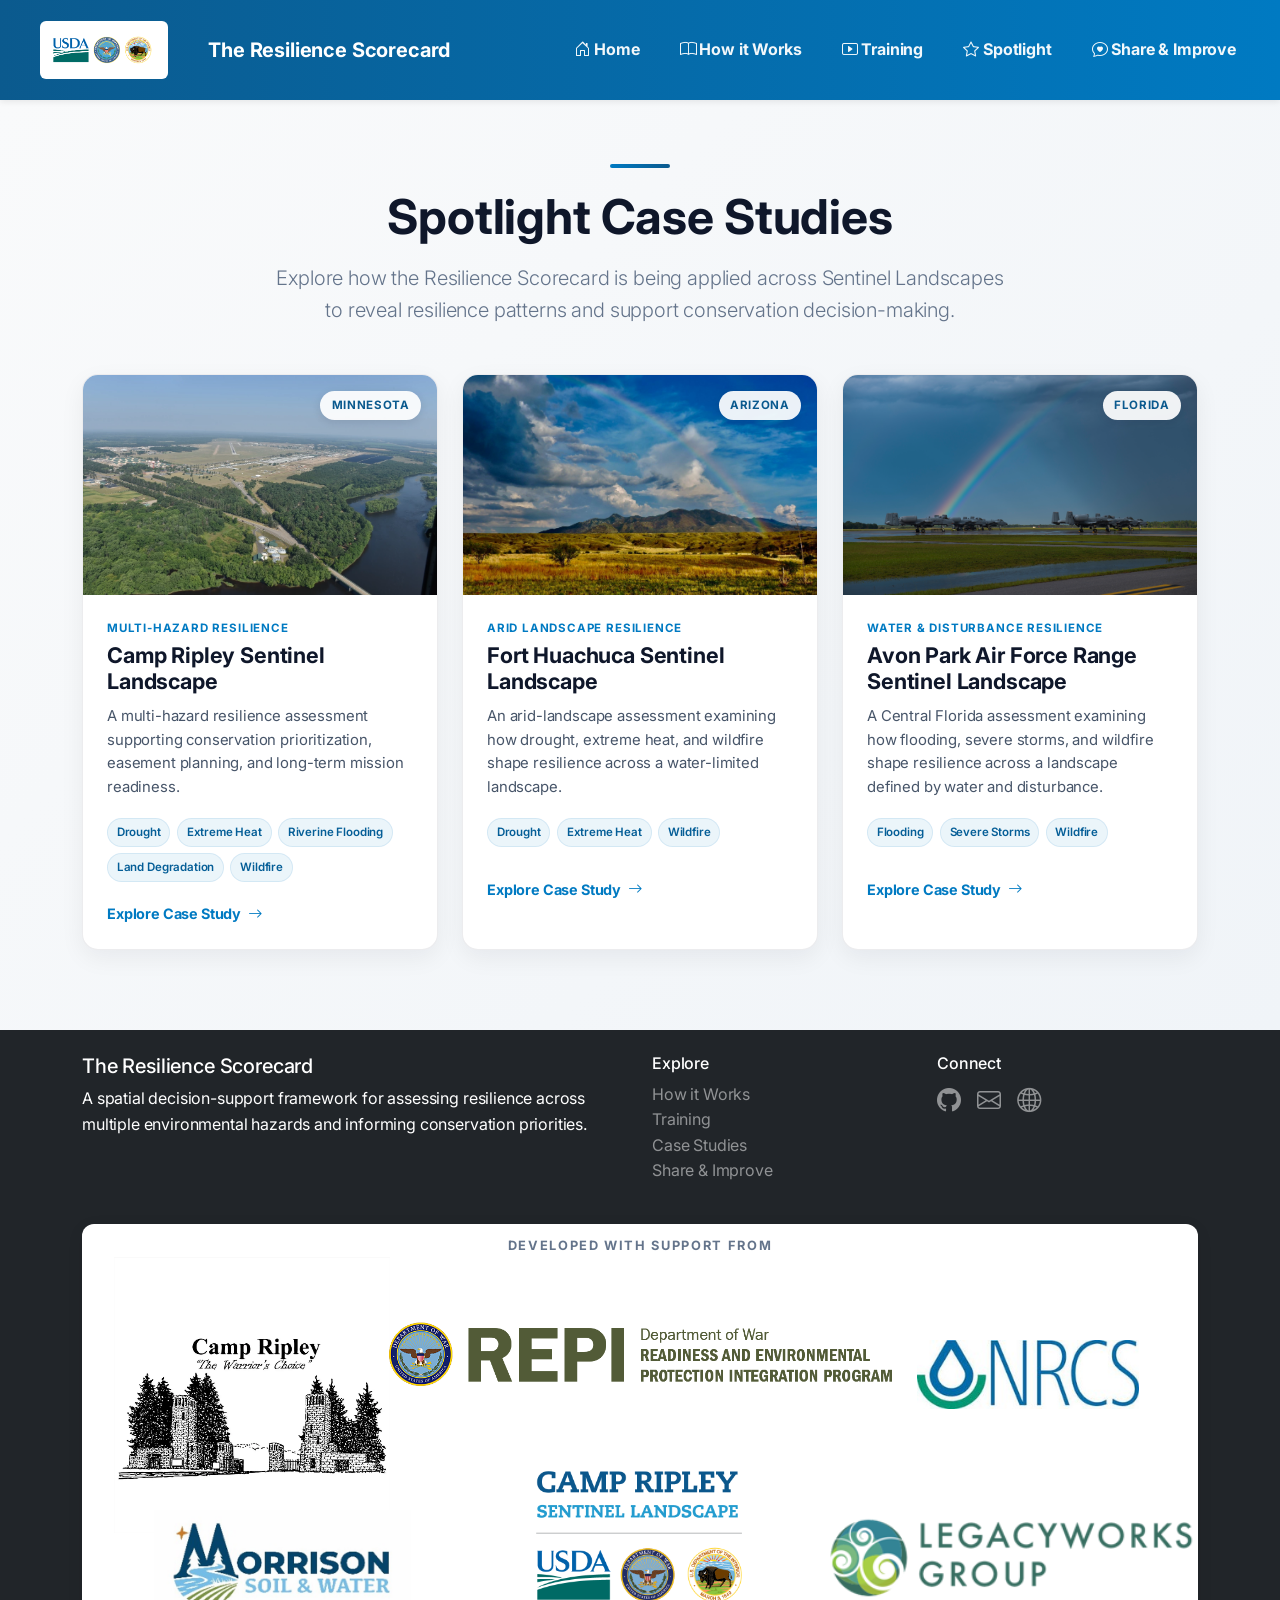
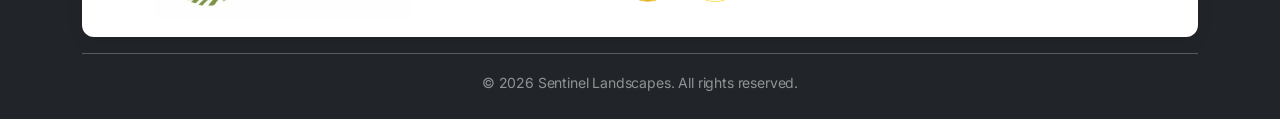
<file: docs/spotlight.html>
<!doctype html>
<html lang="en">
<head>
  <meta charset="utf-8"/>
  <meta name="viewport" content="width=device-width, initial-scale=1"/>
  <title>Spotlight - The Resilience Scorecard</title>

  <!-- Bootstrap + Icons -->
  <link href="https://cdn.jsdelivr.net/npm/bootstrap@5.3.3/dist/css/bootstrap.min.css" rel="stylesheet">
  <link href="https://cdn.jsdelivr.net/npm/bootstrap-icons@1.11.3/font/bootstrap-icons.css" rel="stylesheet">

  <!-- Font -->
  <link rel="preconnect" href="https://fonts.googleapis.com">
  <link rel="preconnect" href="https://fonts.gstatic.com" crossorigin>
  <link href="https://fonts.googleapis.com/css2?family=Inter:wght@400;500;600;700&display=swap" rel="stylesheet">

  <link rel="stylesheet" href="style.css"/>
</head>

<body>

<!-- Main Navigation -->
<nav id="mainNav" class="navbar navbar-expand-lg navbar-dark fixed-top">
  <div class="container-fluid px-4">

    <div class="navbar-brand d-flex align-items-center gap-2">
      <a href="https://sentinellandscapes.org/"
         target="_blank"
         rel="noopener noreferrer"
         class="logo-link">
        <img src="assets/SL_logo.png"
             alt="Sentinel Landscapes Logo"
             height="52px">
      </a>

      <a href="index.html" class="brand-text-link">
        <span class="fw-bold">The Resilience Scorecard</span>
      </a>
    </div>

    <button class="navbar-toggler"
            type="button"
            data-bs-toggle="collapse"
            data-bs-target="#navbarNav"
            aria-controls="navbarNav"
            aria-expanded="false"
            aria-label="Toggle navigation">
      <span class="navbar-toggler-icon"></span>
    </button>

    <div class="collapse navbar-collapse" id="navbarNav">
      <ul class="navbar-nav ms-auto">

        <li class="nav-item">
          <a class="nav-link" href="index.html">
            <i class="bi bi-house-door me-1"></i>Home
          </a>
        </li>

        <li class="nav-item">
          <a class="nav-link" href="how-to.html">
            <i class="bi bi-book me-1"></i>How it Works
          </a>
        </li>

        <li class="nav-item">
          <a class="nav-link" href="tool.html">
            <i class="bi bi-play-btn me-1"></i>Training
          </a>
        </li>

        <li class="nav-item">
          <a class="nav-link active" href="spotlight.html">
            <i class="bi bi-star me-1"></i>Spotlight
          </a>
        </li>

        <li class="nav-item">
          <a class="nav-link" href="survey.html">
            <i class="bi bi-chat-heart me-1"></i>Share & Improve
          </a>
        </li>

      </ul>
    </div>

  </div>
</nav>


<!-- Spotlight Page -->
<section class="section-spotlight spotlight-overview">

  <div class="container">

    <!-- Header -->
    <div class="row mb-5">
      <div class="col-lg-8 mx-auto text-center">

        <div class="section-header-accent"></div>

        <h1 class="display-5 fw-bold mb-3">
          Spotlight Case Studies
        </h1>

        <p class="lead text-muted mb-0">
          Explore how the Resilience Scorecard is being applied across
          Sentinel Landscapes to reveal resilience patterns and support
          conservation decision-making.
        </p>

      </div>
    </div>


    <!-- Case Study Cards -->
    <div class="row g-4">

      <!-- Camp Ripley -->
      <div class="col-lg-4 col-md-6">
        <a href="spotlight/camp-ripley.html"
           class="spotlight-case-link">

          <article class="spotlight-case-card">

            <div class="spotlight-case-image">
              <img src="assets/campripleyaerial.webp"
                   alt="Camp Ripley landscape">

              <span class="spotlight-case-badge">
                Minnesota
              </span>
            </div>

            <div class="spotlight-case-body">

              <div class="spotlight-case-eyebrow">
                MULTI-HAZARD RESILIENCE
              </div>

              <h2>Camp Ripley Sentinel Landscape</h2>

              <p>
                A multi-hazard resilience assessment supporting conservation
                prioritization, easement planning, and long-term mission readiness.
              </p>

              <div class="spotlight-case-hazards">
                <span>Drought</span>
                <span>Extreme Heat</span>
                <span>Riverine Flooding</span>
                <span>Land Degradation</span>
                <span>Wildfire</span>
              </div>

              <div class="spotlight-case-action">
                Explore Case Study
                <i class="bi bi-arrow-right"></i>
              </div>

            </div>

          </article>

        </a>
      </div>


      <!-- Fort Huachuca -->
      <div class="col-lg-4 col-md-6">
        <a href="spotlight/fort-huachuca.html"
           class="spotlight-case-link">

          <article class="spotlight-case-card">

            <div class="spotlight-case-image">
              <img src="assets/StormClearingOverHQ_Prager.jpg"
                   alt="Fort Huachuca landscape">

              <span class="spotlight-case-badge">
                Arizona
              </span>
            </div>

            <div class="spotlight-case-body">

              <div class="spotlight-case-eyebrow">
                ARID LANDSCAPE RESILIENCE
              </div>

              <h2>Fort Huachuca Sentinel Landscape</h2>

              <p>
                An arid-landscape assessment examining how drought,
                extreme heat, and wildfire shape resilience across
                a water-limited landscape.
              </p>

              <div class="spotlight-case-hazards">
                <span>Drought</span>
                <span>Extreme Heat</span>
                <span>Wildfire</span>
              </div>

              <div class="spotlight-case-action">
                Explore Case Study
                <i class="bi bi-arrow-right"></i>
              </div>

            </div>

          </article>

        </a>
      </div>


      <!-- Avon Park -->
      <div class="col-lg-4 col-md-6">
        <a href="spotlight/avon-park.html"
           class="spotlight-case-link">

          <article class="spotlight-case-card">

            <div class="spotlight-case-image">
              <img src="assets/150609-F-LM669-248.jpg"
                   alt="Avon Park landscape">

              <span class="spotlight-case-badge">
                Florida
              </span>
            </div>

            <div class="spotlight-case-body">

              <div class="spotlight-case-eyebrow">
                WATER & DISTURBANCE RESILIENCE
              </div>

              <h2>Avon Park Air Force Range Sentinel Landscape</h2>

              <p>
                A Central Florida assessment examining how flooding, severe storms, and wildfire shape resilience across a landscape defined by water and disturbance.
              </p>

              <div class="spotlight-case-hazards">
                <span>Flooding</span>
                <span>Severe Storms</span>
                <span>Wildfire</span>
              </div>

              <div class="spotlight-case-action">
                Explore Case Study
                <i class="bi bi-arrow-right"></i>
              </div>

            </div>

          </article>

        </a>
      </div>

    </div>

  </div>

</section>


<!-- Footer -->
<footer class="bg-dark text-white py-4">
  <div class="container">

    <div class="row">

      <div class="col-lg-6 mb-3 mb-lg-0">
        <h5>The Resilience Scorecard</h5>
        <p class="mb-0">
          A spatial decision-support framework for assessing resilience
          across multiple environmental hazards and informing conservation priorities.
        </p>
      </div>

      <div class="col-lg-3 mb-3 mb-lg-0">
        <h6>Explore</h6>
        <ul class="list-unstyled">
          <li>
            <a href="how-to.html" class="text-white-50">How it Works</a>
          </li>
          <li>
            <a href="tool.html" class="text-white-50">Training</a>
          </li>
          <li>
            <a href="spotlight.html" class="text-white-50">Case Studies</a>
          </li>
          <li>
            <a href="survey.html" class="text-white-50">Share & Improve</a>
          </li>
        </ul>
      </div>

      <div class="col-lg-3">
        <h6>Connect</h6>

        <div class="d-flex gap-3">

          <a href="https://github.com/raeabail/resilience-app-v2"
             target="_blank"
             rel="noopener noreferrer"
             class="text-white-50"
             aria-label="View the Resilience Scorecard on GitHub">
            <i class="bi bi-github fs-4"></i>
          </a>

          <a href="contact.html"
             class="text-white-50"
             aria-label="Contact the Resilience Scorecard team">
            <i class="bi bi-envelope fs-4"></i>
          </a>

          <a href="https://sentinellandscapes.org/"
             target="_blank"
             rel="noopener noreferrer"
             class="text-white-50"
             aria-label="Visit Sentinel Landscapes">
            <i class="bi bi-globe2 fs-4"></i>
          </a>

        </div>
      </div>

    </div>


    <!-- Partners -->
    <div class="partner-lockup">

      <div class="partner-label">
        Developed With Support From
      </div>

      <div class="partner-lockup-row">

        <a href="https://mn.gov/mnng/camp-ripley/environmental/"
           target="_blank"
           rel="noopener noreferrer"
           class="partner-brand partner-brand-camp">
          <img src="assets/camp_ripley_logo.png" alt="Camp Ripley">
        </a>

        <a href="https://www.repi.mil/"
           target="_blank"
           rel="noopener noreferrer"
           class="partner-brand partner-brand-repi">
          <img src="assets/REPI_logo.png" alt="REPI">
        </a>

        <a href="https://www.nrcs.usda.gov/"
           target="_blank"
           rel="noopener noreferrer"
           class="partner-brand partner-brand-nrcs">
          <img src="assets/nrcs_logo.jpg" alt="NRCS">
        </a>

      </div>

      <div class="partner-lockup-row partner-lockup-row-secondary">

        <a href="https://www.morrisonswcd.org/"
           target="_blank"
           rel="noopener noreferrer"
           class="partner-brand partner-brand-morrison">
          <img src="assets/morrison_logo1.png.jpg"
               alt="Morrison Soil and Water">
        </a>

        <a href="https://sentinellandscapes.org/landscapes/camp-ripley/"
           target="_blank"
           rel="noopener noreferrer"
           class="partner-brand partner-brand-sentinel">
          <img src="assets/SL_Lockups_CampRipley_DOW_stacked_top.png"
               alt="Camp Ripley Sentinel Landscape">
        </a>

        <a href="https://legacyworksgroup.com/"
           target="_blank"
           rel="noopener noreferrer"
           class="partner-brand partner-brand-lwg">
          <img src="assets/lwg_logo.png"
               alt="LegacyWorks Group">
        </a>

      </div>

    </div>


    <hr class="my-3 bg-white">

    <div class="text-center text-white-50">
      <small>&copy; 2026 Sentinel Landscapes. All rights reserved.</small>
    </div>

  </div>
</footer>


<script src="https://cdn.jsdelivr.net/npm/bootstrap@5.3.3/dist/js/bootstrap.bundle.min.js"></script>

</body>
</html>
</file>
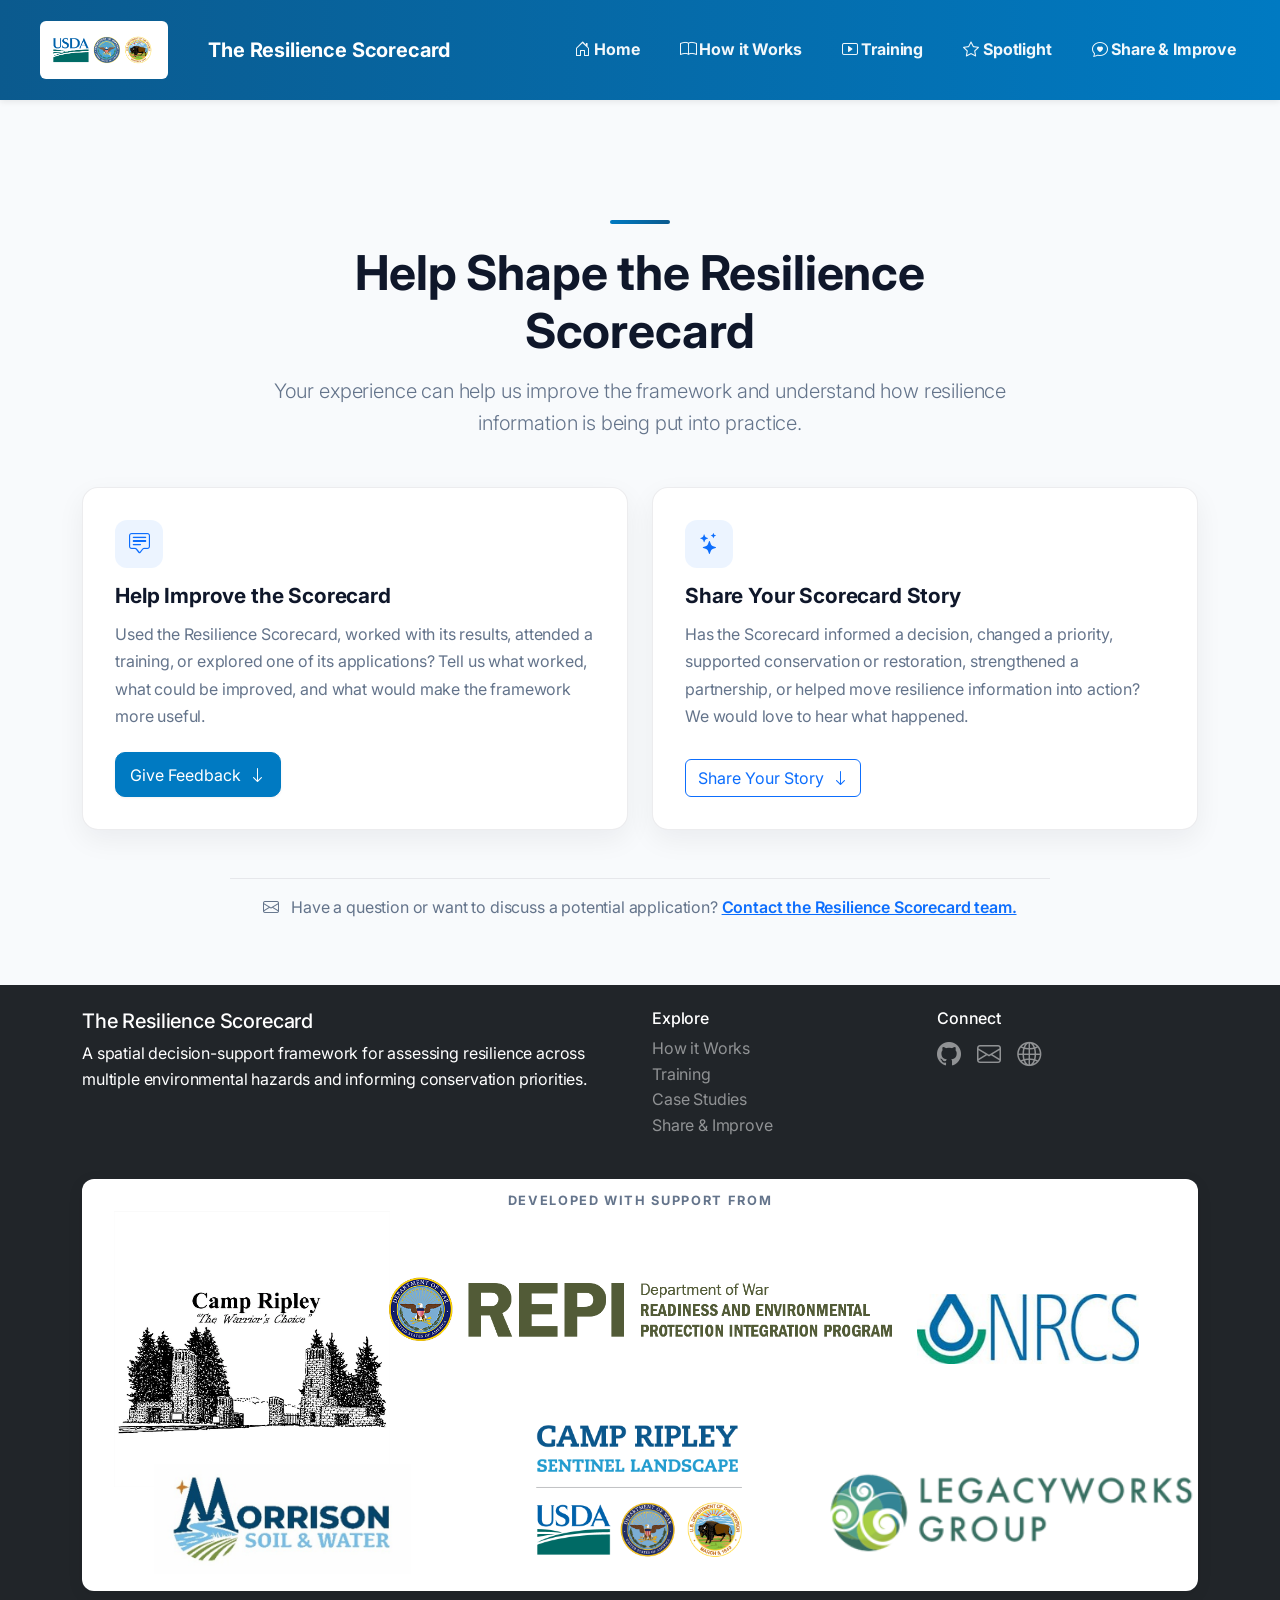
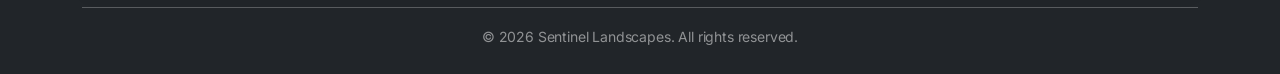
<file: docs/survey.html>
<!doctype html>
<html lang="en">
<head>
  <meta charset="utf-8"/>
  <meta name="viewport" content="width=device-width, initial-scale=1"/>
  <title>Survey - The Resilience Scorecard</title>

  <!-- Bootstrap + Icons -->
  <link href="https://cdn.jsdelivr.net/npm/bootstrap@5.3.3/dist/css/bootstrap.min.css" rel="stylesheet">
  <link href="https://cdn.jsdelivr.net/npm/bootstrap-icons@1.11.3/font/bootstrap-icons.css" rel="stylesheet">

  <!-- Font -->
  <link rel="preconnect" href="https://fonts.googleapis.com">
  <link rel="preconnect" href="https://fonts.gstatic.com" crossorigin>
  <link href="https://fonts.googleapis.com/css2?family=Inter:wght@400;500;600;700&display=swap" rel="stylesheet">

  <link rel="stylesheet" href="style.css"/>

<style>
/* =========================================================
   SHARE & IMPROVE PAGE
   ========================================================= */
.share-improve-page {
  padding-top: 72px;
  background: #f8fafc;
}

.share-choice-card {
  padding: 2rem;
  border: 1px solid rgba(15, 23, 42, 0.08);
  border-radius: 16px;
  background: #fff;
  box-shadow: 0 10px 28px rgba(15, 23, 42, 0.06);
  display: flex;
  flex-direction: column;
  align-items: flex-start;
}

.share-choice-icon {
  width: 48px;
  height: 48px;
  border-radius: 12px;
  display: grid;
  place-items: center;
  margin-bottom: 1rem;
  background: rgba(13, 110, 253, 0.08);
  color: #0d6efd;
  font-size: 1.3rem;
}

.share-choice-card h3 {
  font-size: 1.3rem;
  font-weight: 700;
  margin-bottom: 0.75rem;
}

.share-choice-card p {
  color: #64748b;
  line-height: 1.7;
  margin-bottom: 1.4rem;
}

.share-choice-card .btn {
  margin-top: auto;
}

.share-form-area {
  scroll-margin-top: 95px;
  margin-top: 1rem;
}

.share-form-switcher {
  max-width: 760px;
  margin: 0 auto 2rem;
  padding: 0.35rem;
  background: #eaf0f6;
  border-radius: 12px;
  display: grid;
  grid-template-columns: repeat(2, minmax(0, 1fr));
  gap: 0.35rem;
}

.share-switch-btn {
  border: 0;
  border-radius: 9px;
  padding: 0.75rem 1rem;
  font-weight: 600;
  color: #475569;
}

.share-switch-btn:hover,
.share-switch-btn.active {
  background: #fff;
  color: #0d6efd;
  box-shadow: 0 2px 8px rgba(15, 23, 42, 0.08);
}

.share-form-panel {
  padding-bottom: 2rem;
}

.share-form-heading {
  max-width: 720px;
  margin: 0 auto 1.5rem;
}

.share-form-heading h3 {
  font-size: 1.6rem;
  font-weight: 700;
  margin: 0.15rem 0 0.65rem;
}

.share-form-heading p {
  margin: 0;
  color: #64748b;
}

.share-form-eyebrow {
  font-size: 0.75rem;
  font-weight: 700;
  text-transform: uppercase;
  letter-spacing: 0.09em;
  color: #0d6efd;
}

.google-form-shell {
  max-width: 900px;
  margin: 0 auto;
  background: #fff;
  border: 1px solid rgba(15, 23, 42, 0.08);
  border-radius: 16px;
  overflow: hidden;
  box-shadow: 0 10px 30px rgba(15, 23, 42, 0.07);
}

.google-form-shell iframe {
  width: 100%;
  border: 0;
  display: block;
  background: #fff;
}

.share-external-link {
  font-size: 0.9rem;
  text-decoration: none;
}

.share-contact-note {
  max-width: 820px;
  margin: 2rem auto 0;
  padding: 1rem 1.25rem;
  border-top: 1px solid rgba(15, 23, 42, 0.08);
  color: #64748b;
}

.share-contact-note a {
  font-weight: 600;
}

@media (max-width: 767.98px) {
  .share-improve-page {
    padding-top: 60px;
  }

  .share-choice-card {
    padding: 1.5rem;
  }

  .share-form-switcher {
    grid-template-columns: 1fr;
  }

  .google-form-shell {
    border-radius: 10px;
  }
}
</style>

</head>

<body>

<!-- Main Navigation -->
<nav id="mainNav" class="navbar navbar-expand-lg navbar-dark fixed-top">
  <div class="container-fluid px-4">
    <div class="navbar-brand d-flex align-items-center gap-2">
      <a href="https://sentinellandscapes.org/" target="_blank" rel="noopener noreferrer" class="logo-link">
        <img src="assets/SL_logo.png" alt="Sentinel Landscapes Logo" height="52px">
      </a>
      <a href="index.html" class="brand-text-link">
        <span class="fw-bold">The Resilience Scorecard</span>
      </a>
    </div>
    <button class="navbar-toggler" type="button" data-bs-toggle="collapse" data-bs-target="#navbarNav" 
            aria-controls="navbarNav" aria-expanded="false" aria-label="Toggle navigation">
      <span class="navbar-toggler-icon"></span>
    </button>
    <div class="collapse navbar-collapse" id="navbarNav">
      <ul class="navbar-nav ms-auto">
        <li class="nav-item">
          <a class="nav-link" href="index.html">
            <i class="bi bi-house-door me-1"></i>Home
          </a>
        </li>
        <li class="nav-item">
          <a class="nav-link" href="how-to.html">
            <i class="bi bi-book me-1"></i>How it Works
          </a>
        </li>
        <li class="nav-item">
          <a class="nav-link" href="tool.html">
            <i class="bi bi-play-btn me-1"></i>Training
          </a>
        </li>
        <li class="nav-item">
          <a class="nav-link" href="spotlight.html">
            <i class="bi bi-star me-1"></i>Spotlight
          </a>
        </li>
        <li class="nav-item">
          <a class="nav-link active" href="survey.html">
            <i class="bi bi-chat-heart me-1"></i>Share &amp; Improve
          </a>
        </li>
      </ul>
    </div>
  </div>
</nav>

<!-- Share & Improve Section -->
<section class="share-improve-page">
  <div class="container py-5">

    <!-- Page Header -->
    <div class="row mb-5">
      <div class="col-lg-8 mx-auto text-center">
        <div class="section-header-accent"></div>
        <h2 class="display-5 fw-bold mb-3">Help Shape the Resilience Scorecard</h2>
        <p class="lead text-muted mb-0">
          Your experience can help us improve the framework and understand how
          resilience information is being put into practice.
        </p>
      </div>
    </div>

    <!-- Two Ways to Contribute -->
    <div class="row g-4 justify-content-center mb-5">

      <div class="col-md-6">
        <div class="share-choice-card h-100">
          <div class="share-choice-icon">
            <i class="bi bi-chat-square-text"></i>
          </div>
          <h3>Help Improve the Scorecard</h3>
          <p>
            Used the Resilience Scorecard, worked with its results, attended a
            training, or explored one of its applications? Tell us what worked,
            what could be improved, and what would make the framework more useful.
          </p>
          <button class="btn btn-primary share-form-trigger"
                  type="button"
                  data-form="improve">
            Give Feedback
            <i class="bi bi-arrow-down ms-1"></i>
          </button>
        </div>
      </div>

      <div class="col-md-6">
        <div class="share-choice-card h-100">
          <div class="share-choice-icon">
            <i class="bi bi-stars"></i>
          </div>
          <h3>Share Your Scorecard Story</h3>
          <p>
            Has the Scorecard informed a decision, changed a priority, supported
            conservation or restoration, strengthened a partnership, or helped
            move resilience information into action? We would love to hear what happened.
          </p>
          <button class="btn btn-outline-primary share-form-trigger"
                  type="button"
                  data-form="story">
            Share Your Story
            <i class="bi bi-arrow-down ms-1"></i>
          </button>
        </div>
      </div>

    </div>

    <!-- Form Area -->
    <div id="form-area" class="share-form-area d-none">

      <!-- Form Switcher -->
      <div class="share-form-switcher" role="group" aria-label="Choose a Resilience Scorecard form">
        <button type="button" class="btn share-switch-btn" data-form="improve">
          <i class="bi bi-chat-square-text me-1"></i>
          Improve the Scorecard
        </button>
        <button type="button" class="btn share-switch-btn" data-form="story">
          <i class="bi bi-stars me-1"></i>
          Share Your Story
        </button>
      </div>

      <!-- Improve Form -->
      <div id="improve-panel" class="share-form-panel d-none">
        <div class="share-form-heading text-center">
          <span class="share-form-eyebrow">Feedback</span>
          <h3>Help Improve the Resilience Scorecard</h3>
          <p>
            Share your experience with the framework and help guide future
            development, training, and applications.
          </p>
        </div>

        <div class="google-form-shell">
          <iframe
            id="improve-form"
            title="Help Improve the Resilience Scorecard form"
            data-src="https://docs.google.com/forms/d/e/1FAIpQLSdQn1NV0pWT25jXx4QsreWBat-dn9Ytbiqe7-g-NNpxjlVZBw/viewform?embedded=true"
            width="100%"
            height="3581"
            frameborder="0"
            marginheight="0"
            marginwidth="0"
            loading="lazy">
            Loading…
          </iframe>
        </div>

        <div class="text-center mt-3">
          <a href="https://forms.gle/89RuHMRZcwMExfrY6"
             target="_blank"
             rel="noopener noreferrer"
             class="share-external-link">
            Open this form in a new tab
            <i class="bi bi-box-arrow-up-right ms-1"></i>
          </a>
        </div>
      </div>

      <!-- Story Form -->
      <div id="story-panel" class="share-form-panel d-none">
        <div class="share-form-heading text-center">
          <span class="share-form-eyebrow">Impact</span>
          <h3>Share Your Scorecard Story</h3>
          <p>
            Tell us how Scorecard results have informed decisions, actions,
            partnerships, or outcomes in your landscape.
          </p>
        </div>

        <div class="google-form-shell">
          <iframe
            id="story-form"
            title="Share Your Scorecard Story form"
            data-src="https://docs.google.com/forms/d/e/1FAIpQLScRcXurnMy6ae4F__osKNeIev0vG_SFaRnhwjPIsv39bIYhlw/viewform?embedded=true"
            width="100%"
            height="3442"
            frameborder="0"
            marginheight="0"
            marginwidth="0"
            loading="lazy">
            Loading…
          </iframe>
        </div>

        <div class="text-center mt-3">
          <a href="https://forms.gle/TPwF2DafQT4k1WaN7"
             target="_blank"
             rel="noopener noreferrer"
             class="share-external-link">
            Open this form in a new tab
            <i class="bi bi-box-arrow-up-right ms-1"></i>
          </a>
        </div>
      </div>

    </div>

    <!-- Contact Prompt -->
    <div class="share-contact-note text-center">
      <i class="bi bi-envelope me-2"></i>
      Have a question or want to discuss a potential application?
      <a href="contact.html">Contact the Resilience Scorecard team.</a>
    </div>

  </div>
</section>

<!-- Canonical Footer (from index.html) -->
<footer class="bg-dark text-white py-4">
  <div class="container">

    <!-- Footer Top -->
    <div class="row">

      <!-- About -->
      <div class="col-lg-6 mb-3 mb-lg-0">
        <h5>The Resilience Scorecard</h5>
        <p class="mb-0">
          A spatial decision-support framework for assessing resilience across multiple environmental hazards and informing conservation priorities.
        </p>
      </div>

      <!-- Explore -->
      <div class="col-lg-3 mb-3 mb-lg-0">
        <h6>Explore</h6>
        <ul class="list-unstyled">
          <li>
            <a href="how-to.html" class="text-white-50">How it Works</a>
          </li>
          <li>
            <a href="tool.html" class="text-white-50">Training</a>
          </li>
          <li>
            <a href="spotlight.html" class="text-white-50">Case Studies</a>
          </li>
          <li>
            <a href="survey.html" class="text-white-50">Share & Improve</a>
          </li>
        </ul>
      </div>

      <!-- Connect -->
      <div class="col-lg-3">
        <h6>Connect</h6>

        <div class="d-flex gap-3">

          <!-- GitHub -->
          <a href="https://github.com/raeabail/resilience-app-v2"
             target="_blank"
             rel="noopener noreferrer"
             class="text-white-50"
             aria-label="View the Resilience Scorecard on GitHub"
             title="GitHub">
            <i class="bi bi-github fs-4"></i>
          </a>

          <!-- Contact -->
          <a href="contact.html"
             class="text-white-50"
             aria-label="Contact the Resilience Scorecard team"
             title="Contact">
            <i class="bi bi-envelope fs-4"></i>
          </a>

          <!-- Sentinel Landscapes -->
          <a href="https://sentinellandscapes.org/"
             target="_blank"
             rel="noopener noreferrer"
             class="text-white-50"
             aria-label="Visit Sentinel Landscapes"
             title="Sentinel Landscapes">
            <i class="bi bi-globe2 fs-4"></i>
          </a>

        </div>
      </div>

    </div>

    <!-- Partners -->
    <div class="partner-lockup">

      <div class="partner-label">
        Developed With Support From
      </div>

      <!-- Top Row -->
      <div class="partner-lockup-row">

        <a href="https://mn.gov/mnng/camp-ripley/environmental/"
           target="_blank"
           rel="noopener noreferrer"
           class="partner-brand partner-brand-camp">
          <img src="assets/camp_ripley_logo.png" alt="Camp Ripley">
        </a>

        <a href="https://www.repi.mil/"
           target="_blank"
           rel="noopener noreferrer"
           class="partner-brand partner-brand-repi">
          <img src="assets/REPI_logo.png" alt="REPI">
        </a>

        <a href="https://www.nrcs.usda.gov/"
           target="_blank"
           rel="noopener noreferrer"
           class="partner-brand partner-brand-nrcs">
          <img src="assets/nrcs_logo.jpg" alt="NRCS">
        </a>

      </div>

      <!-- Bottom Row -->
      <div class="partner-lockup-row partner-lockup-row-secondary">
        <a href="https://www.morrisonswcd.org/"
           target="_blank"
           rel="noopener noreferrer"
           class="partner-brand partner-brand-morrison">
          <img src="assets/morrison_logo1.png.jpg" alt="Morrison Soil and Water">
        </a>

        <a href="https://sentinellandscapes.org/landscapes/camp-ripley/"
           target="_blank"
           rel="noopener noreferrer"
           class="partner-brand partner-brand-sentinel">
          <img src="assets/SL_Lockups_CampRipley_DOW_stacked_top.png" alt="Camp Ripley Sentinel Landscape">
        </a>
        
        <a href="https://legacyworksgroup.com/"
           target="_blank"
           rel="noopener noreferrer"
           class="partner-brand partner-brand-lwg">
          <img src="assets/lwg_logo.png" alt="LegacyWorks Group">
        </a>

      </div>

    </div>

    <!-- Copyright -->
    <hr class="my-3 bg-white">
    <div class="text-center text-white-50">
      <small>&copy; 2026 Sentinel Landscapes. All rights reserved.</small>
    </div>
  </div>
</footer>

<script src="https://cdn.jsdelivr.net/npm/bootstrap@5.3.3/dist/js/bootstrap.bundle.min.js"></script>
<script>
document.addEventListener('DOMContentLoaded', function () {
  const formArea = document.getElementById('form-area');
  const panels = {
    improve: document.getElementById('improve-panel'),
    story: document.getElementById('story-panel')
  };
  const iframes = {
    improve: document.getElementById('improve-form'),
    story: document.getElementById('story-form')
  };
  const switchButtons = document.querySelectorAll('.share-switch-btn');
  const triggers = document.querySelectorAll('.share-form-trigger, .share-switch-btn');

  function loadForm(key) {
    const iframe = iframes[key];
    if (iframe && !iframe.src) {
      iframe.src = iframe.dataset.src;
    }
  }

  function showForm(key, shouldScroll = true) {
    if (!panels[key]) return;

    formArea.classList.remove('d-none');

    Object.entries(panels).forEach(([name, panel]) => {
      panel.classList.toggle('d-none', name !== key);
    });

    switchButtons.forEach((button) => {
      const active = button.dataset.form === key;
      button.classList.toggle('active', active);
      button.setAttribute('aria-pressed', active ? 'true' : 'false');
    });

    loadForm(key);

    if (shouldScroll) {
      setTimeout(function () {
        formArea.scrollIntoView({ behavior: 'smooth', block: 'start' });
      }, 50);
    }
  }

  triggers.forEach((button) => {
    button.addEventListener('click', function () {
      showForm(button.dataset.form);
    });
  });
});
</script>
</body>
</html>
</file>
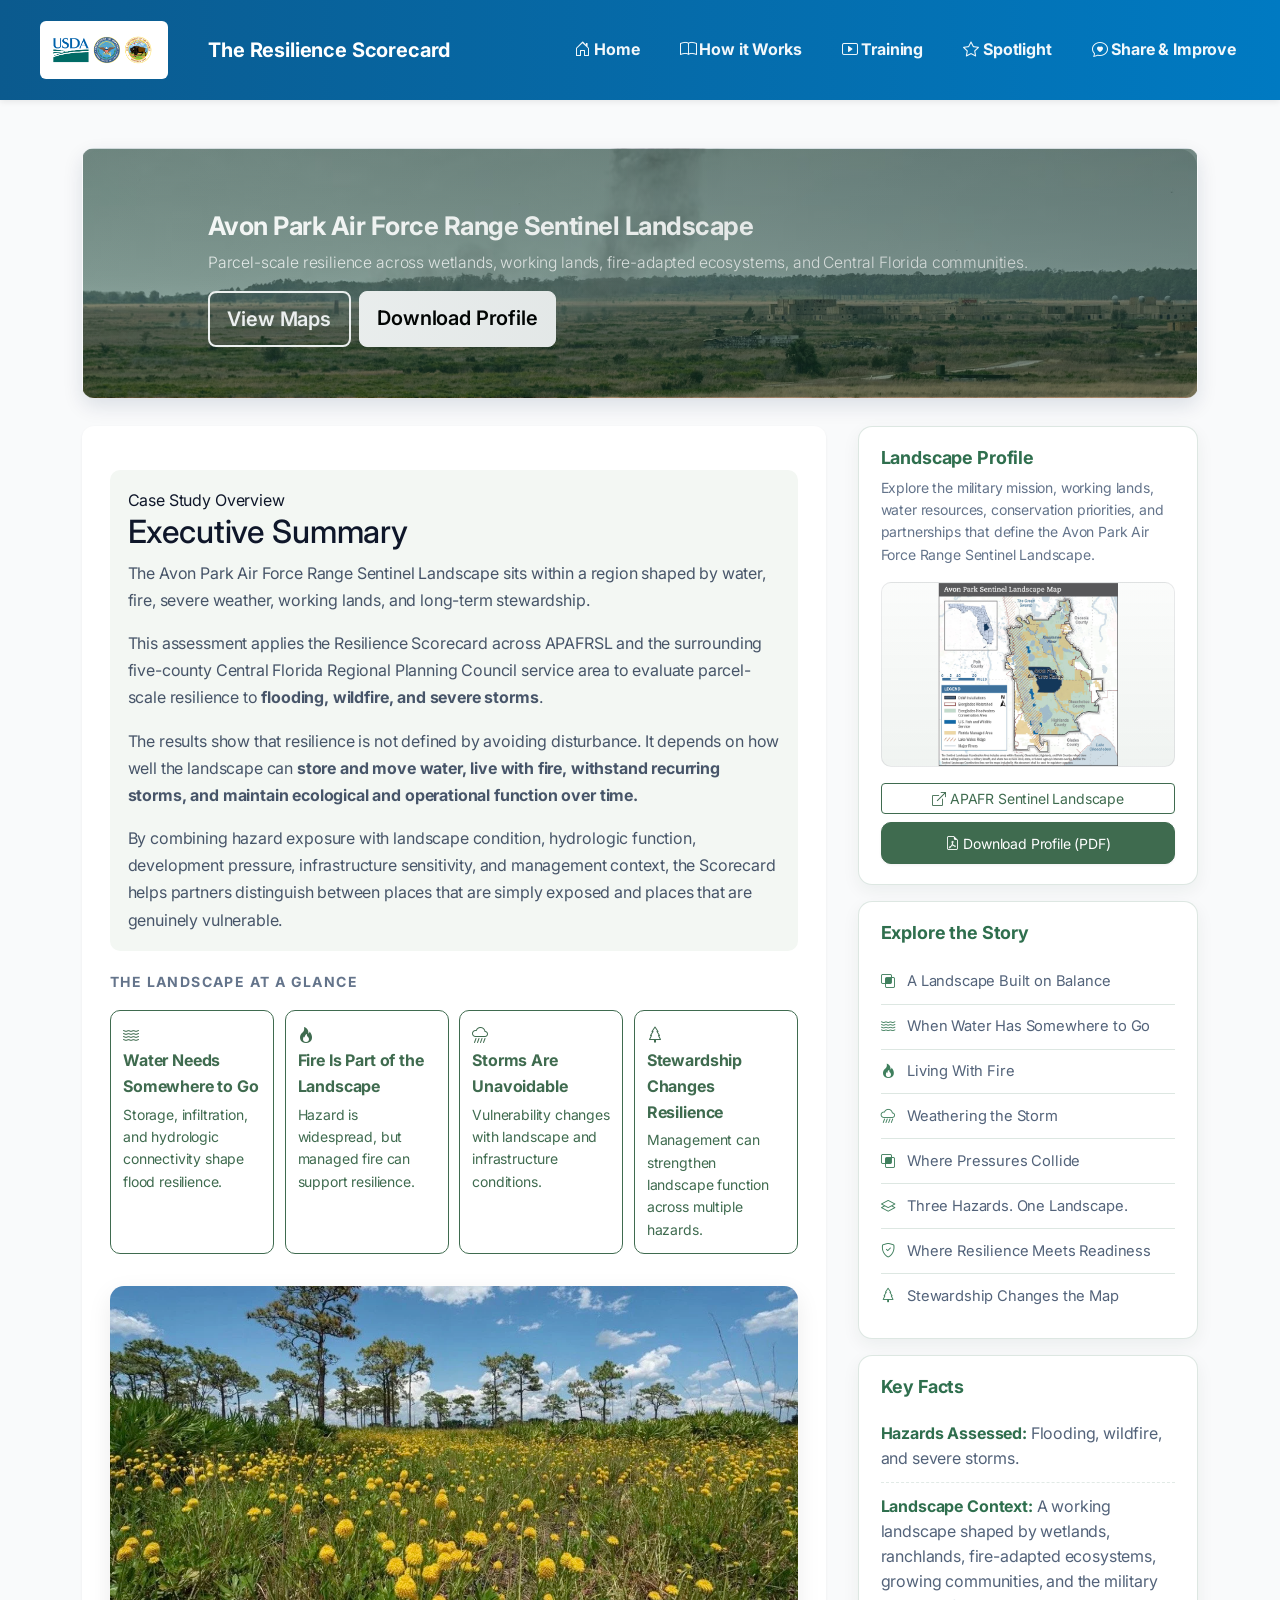
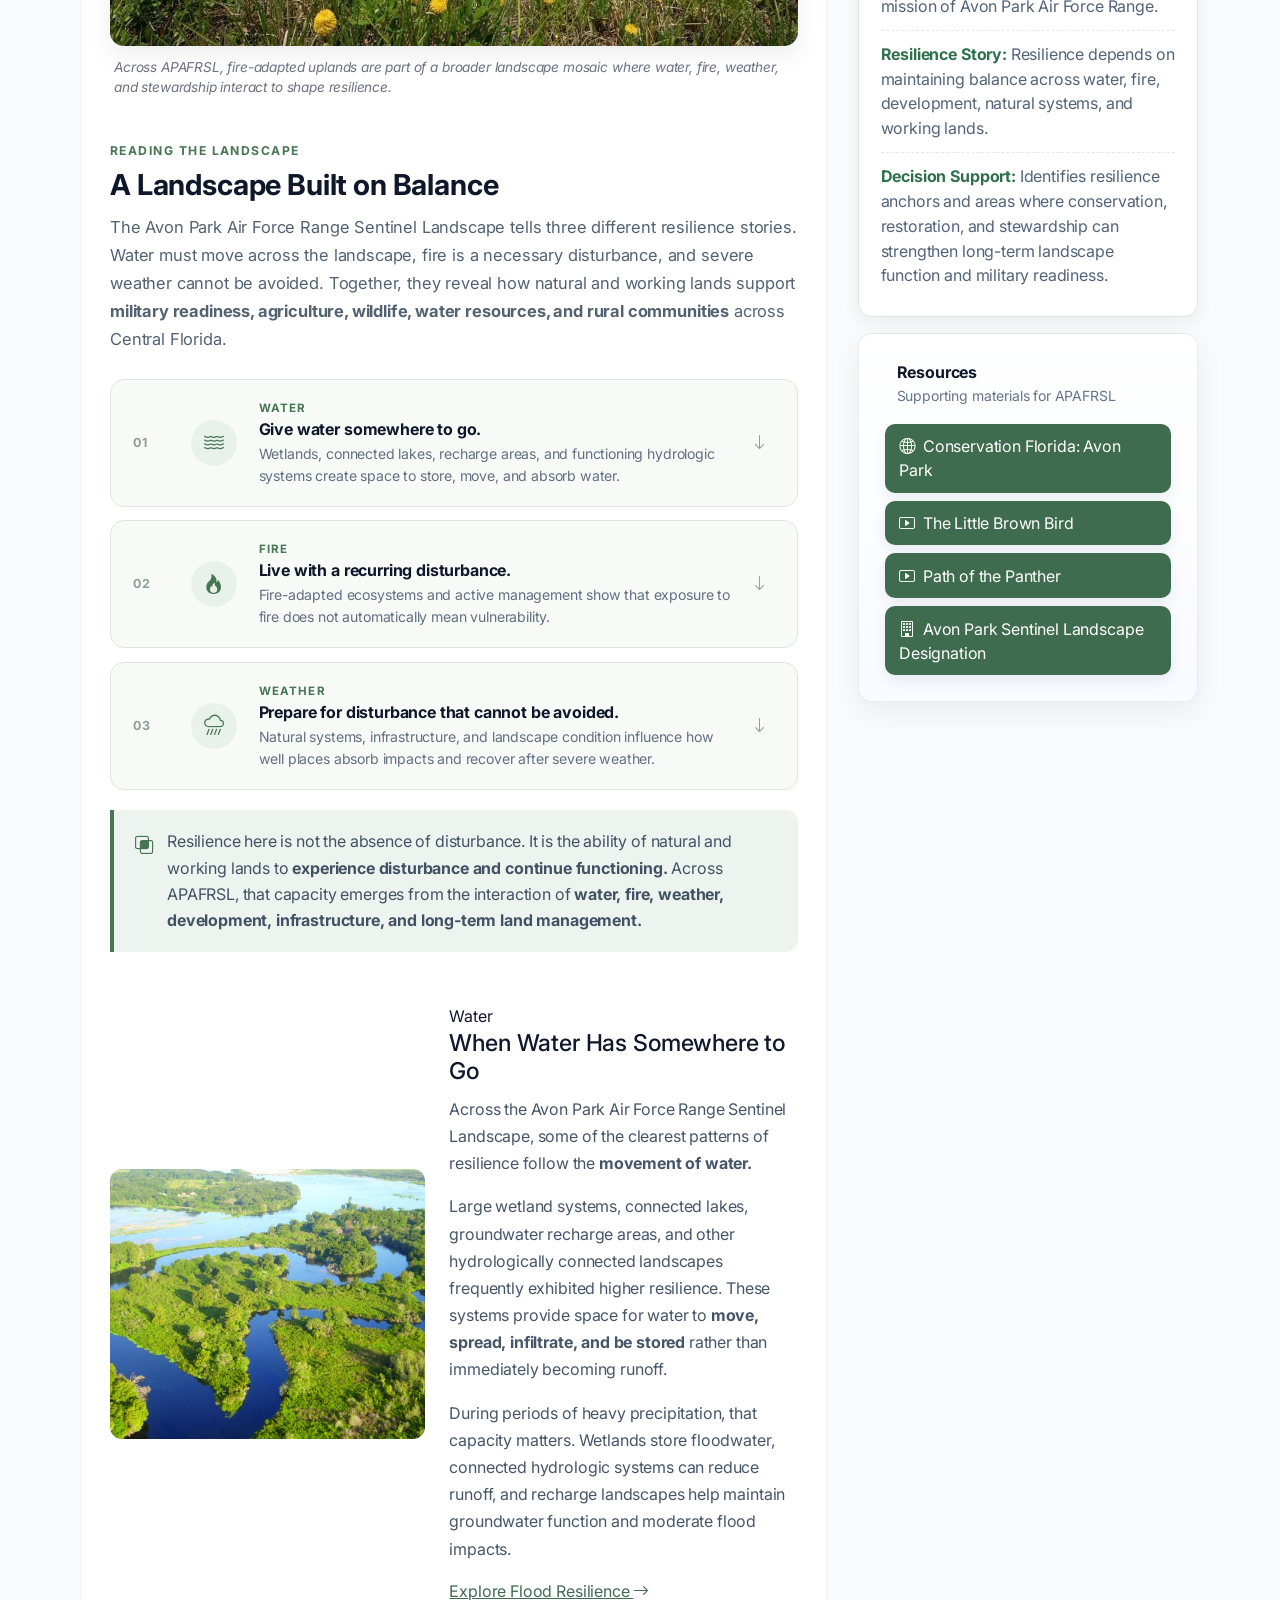
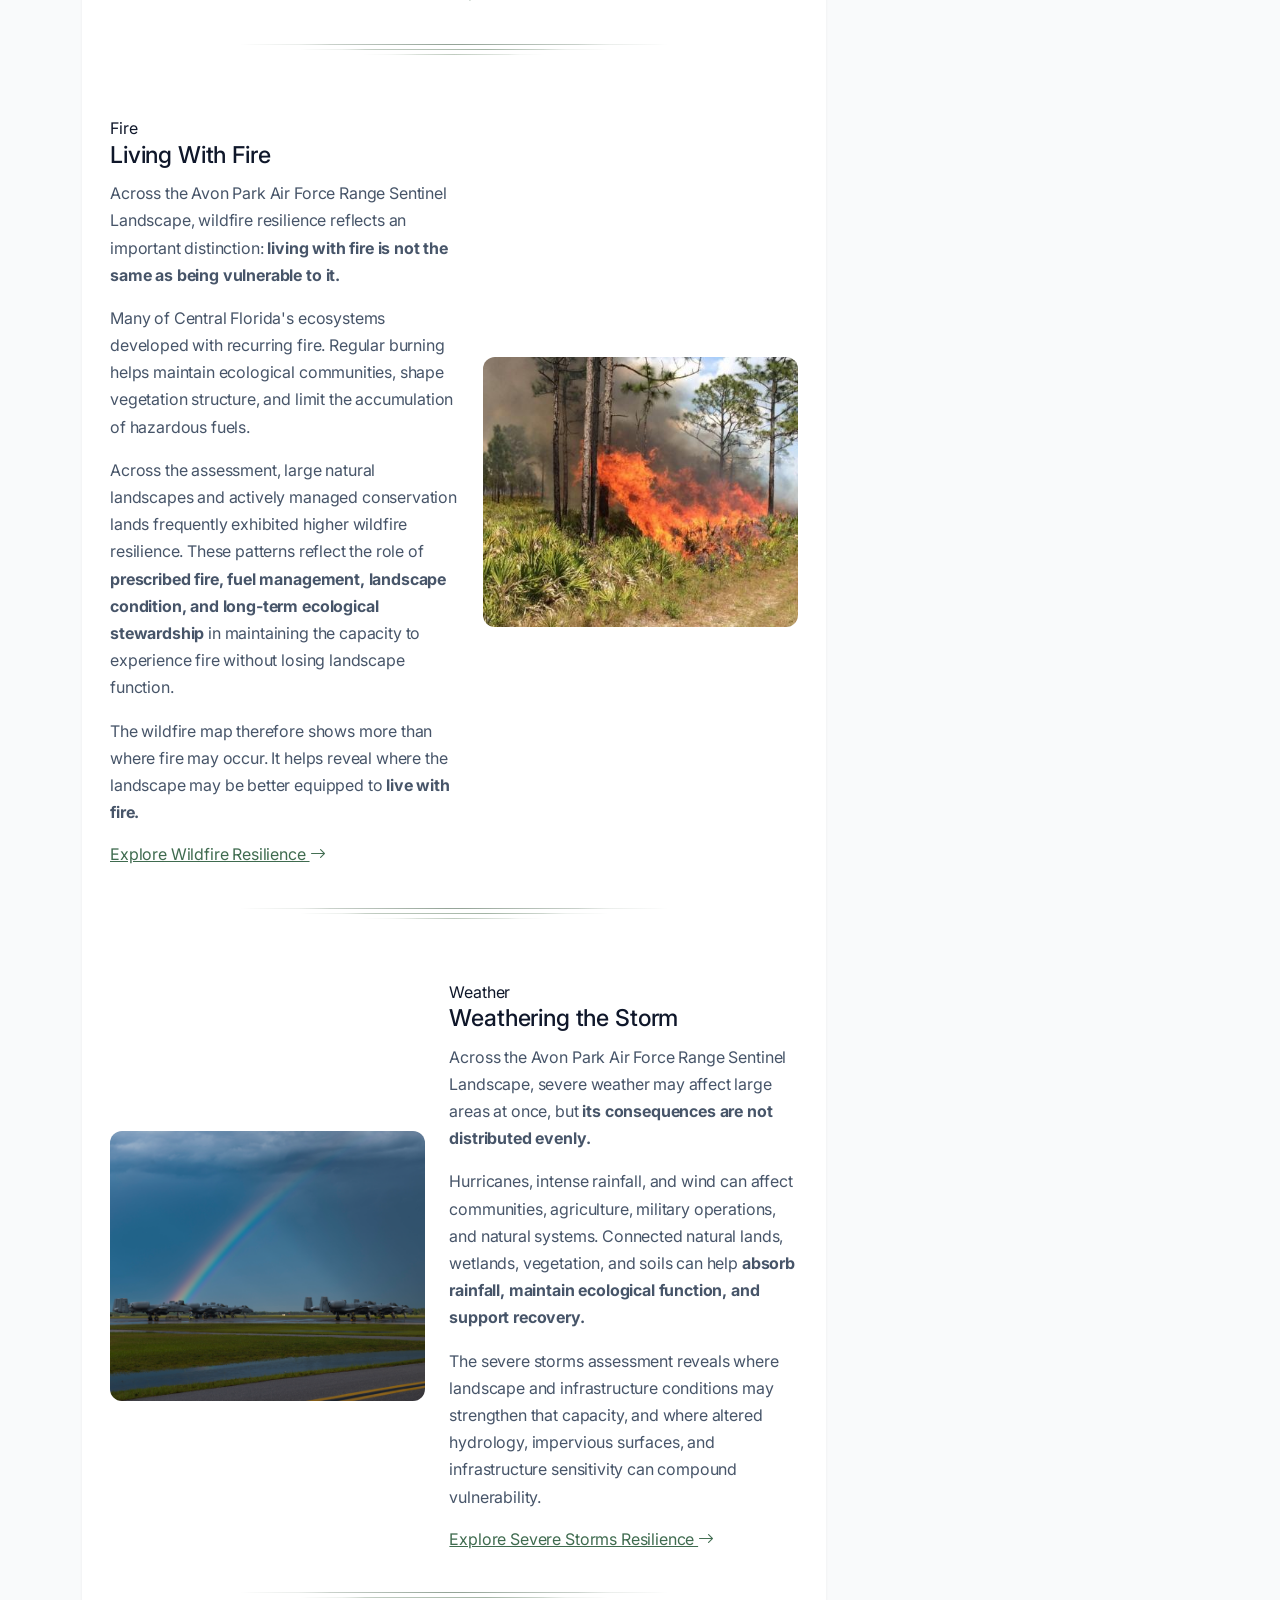
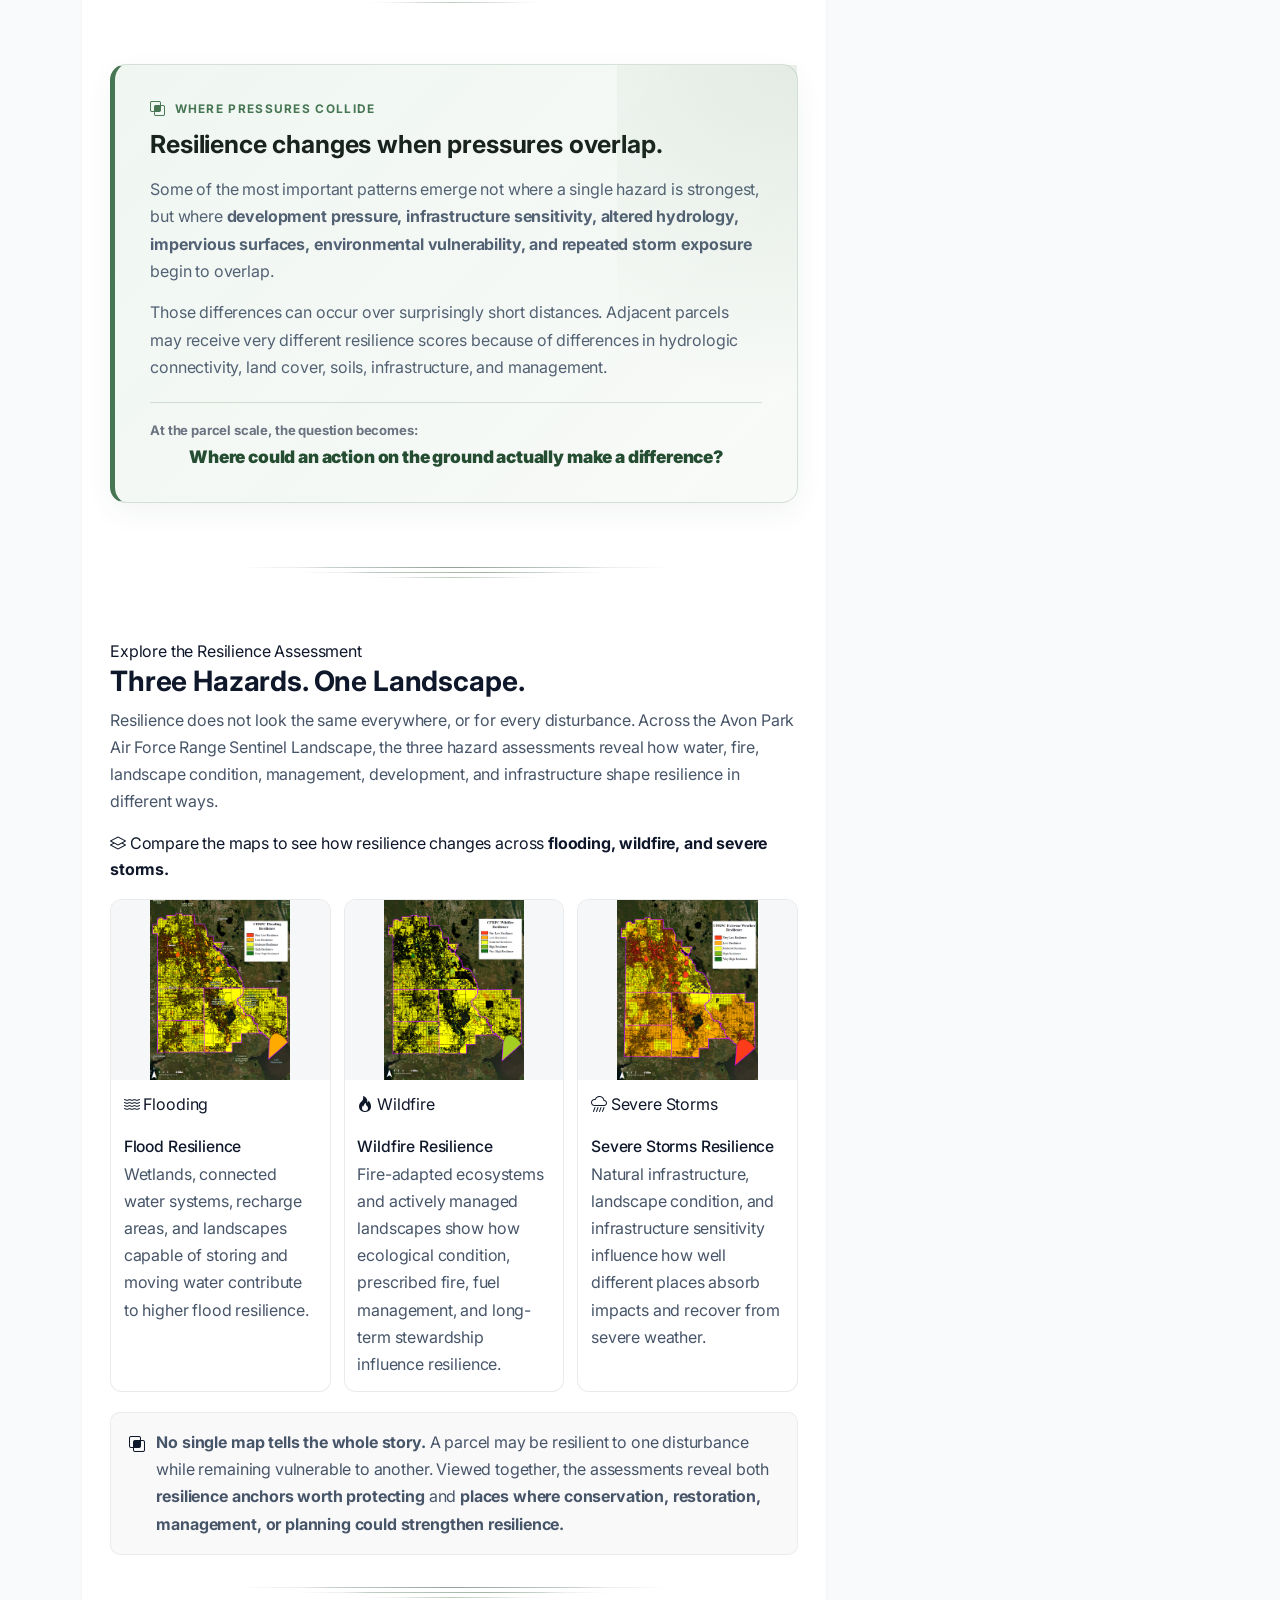
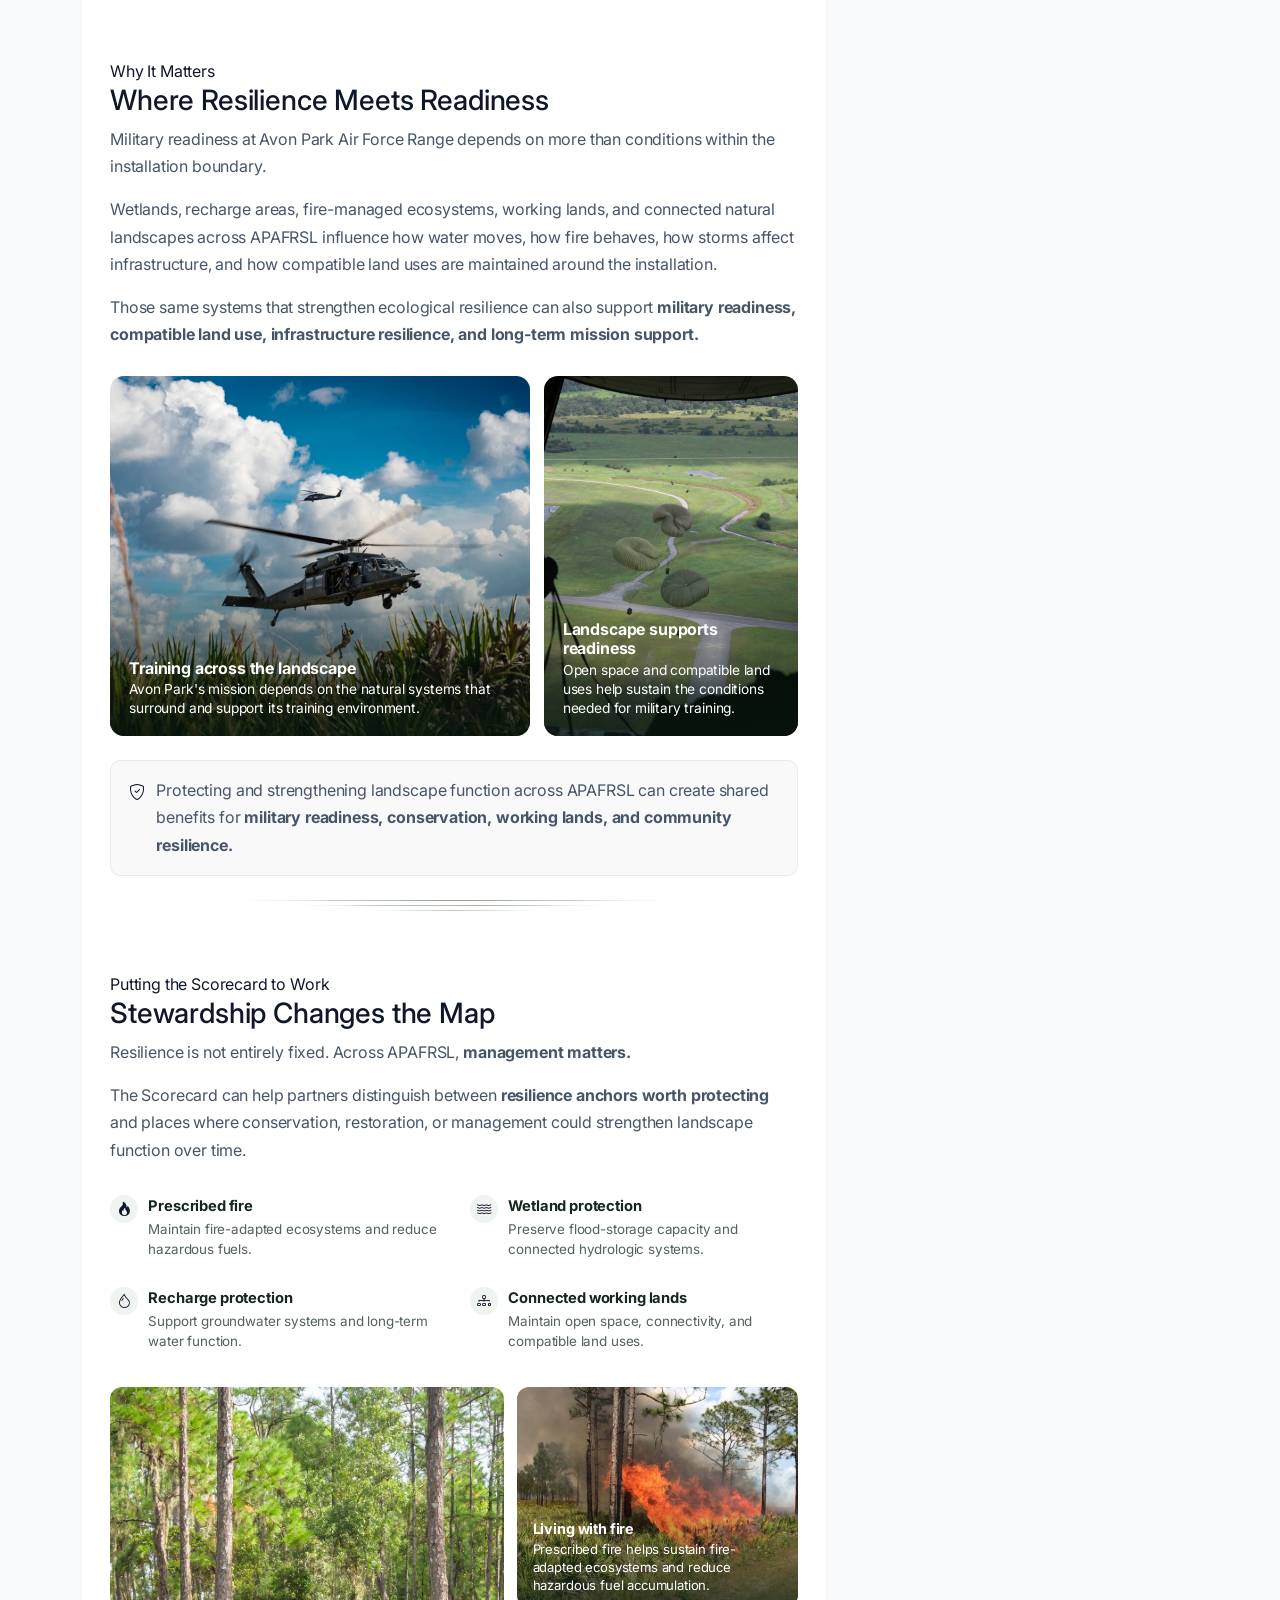
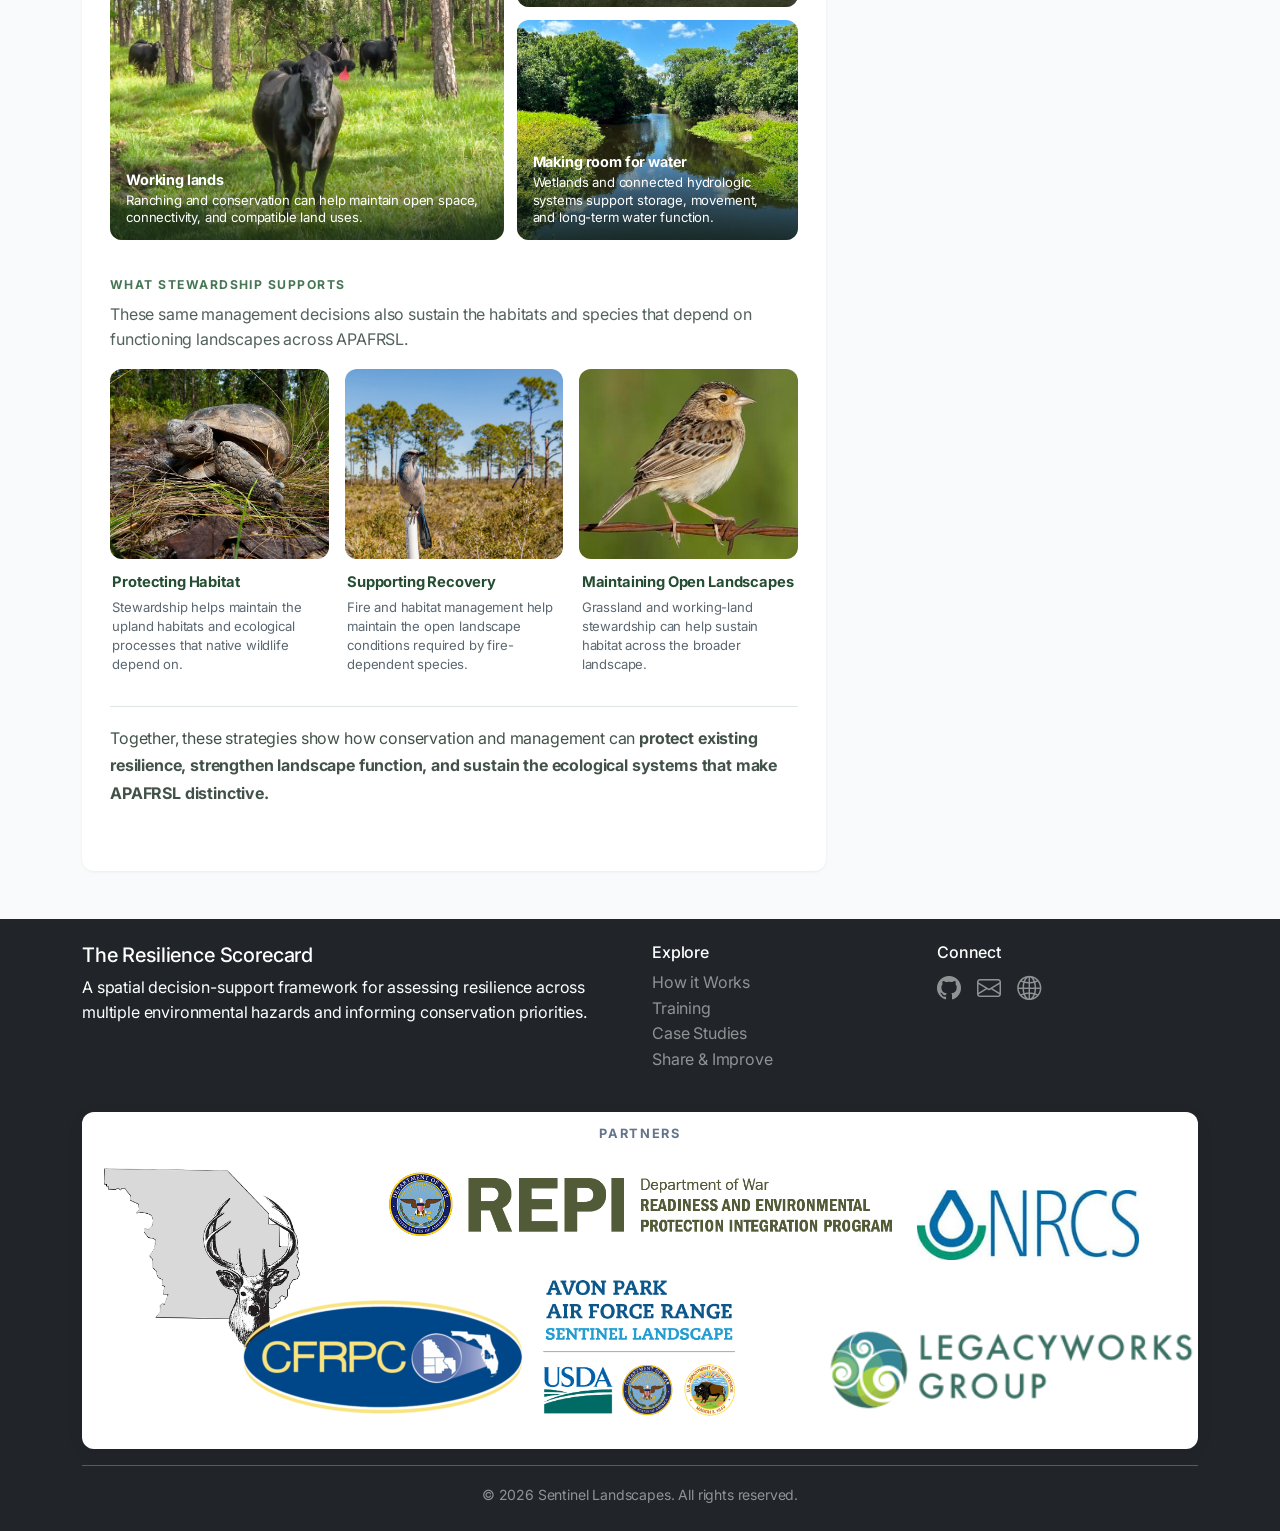
<file: docs/spotlight/avon-park.html>
<!doctype html>
<html lang="en">
<head>
  <meta charset="utf-8"/>
  <meta name="viewport" content="width=device-width, initial-scale=1"/>
  <title>Avon Park Air Force Range Sentinel Landscape Case Study - Resilience Scorecard</title>

  <!-- Bootstrap + Icons -->
  <link href="https://cdn.jsdelivr.net/npm/bootstrap@5.3.3/dist/css/bootstrap.min.css" rel="stylesheet">
  <link href="https://cdn.jsdelivr.net/npm/bootstrap-icons@1.11.3/font/bootstrap-icons.css" rel="stylesheet">

  <!-- Font -->
  <link rel="preconnect" href="https://fonts.googleapis.com">
  <link rel="preconnect" href="https://fonts.gstatic.com" crossorigin>
  <link href="https://fonts.googleapis.com/css2?family=Inter:wght@400;500;600;700&display=swap" rel="stylesheet">

  <link rel="stylesheet" href="../style.css"/>

  <style>
    img.apafr-logo { width: auto !important; max-height: 200px !important; height: auto !important; display: block; transform: translate(-50px, 50px) !important; }
    /* CFRPC partner logo: smaller and nudged right only on this page */
    img.cfrpc-logo { width: auto !important; max-height: 150px !important; height: auto !important; display: block; transform: translate(100px, 0px) !important; }
  </style>
</head>

<body class="case-theme-avon">

<!-- Main Navigation -->
<nav id="mainNav" class="navbar navbar-expand-lg navbar-dark fixed-top">
  <div class="container-fluid px-4">
    <div class="navbar-brand d-flex align-items-center gap-2">
      <a href="https://sentinellandscapes.org/" target="_blank" rel="noopener noreferrer" class="logo-link">
        <img src="../assets/SL_logo.png" alt="Sentinel Landscapes Logo" height="52px">
      </a>
      <a href="../index.html" class="brand-text-link">
        <span class="fw-bold">The Resilience Scorecard</span>
      </a>
    </div>

    <button class="navbar-toggler" type="button" data-bs-toggle="collapse" data-bs-target="#navbarNav"
            aria-controls="navbarNav" aria-expanded="false" aria-label="Toggle navigation">
      <span class="navbar-toggler-icon"></span>
    </button>

    <div class="collapse navbar-collapse" id="navbarNav">
      <ul class="navbar-nav ms-auto">
        <li class="nav-item">
          <a class="nav-link" href="../index.html"><i class="bi bi-house-door me-1"></i>Home</a>
        </li>
        <li class="nav-item">
          <a class="nav-link" href="../how-to.html"><i class="bi bi-book me-1"></i>How it Works</a>
        </li>
        <li class="nav-item">
          <a class="nav-link" href="../tool.html"><i class="bi bi-play-btn me-1"></i>Training</a>
        </li>
        <li class="nav-item">
          <a class="nav-link active" href="../spotlight.html"><i class="bi bi-star me-1"></i>Spotlight</a>
        </li>
        <li class="nav-item">
          <a class="nav-link" href="../survey.html"><i class="bi bi-chat-heart me-1"></i>Share & Improve</a>
        </li>
      </ul>
    </div>
  </div>
</nav>

<main class="py-5" style="padding-top:80px;">
  <div class="container">

<!-- HERO -->
<div class="case-hero case-hero-avon-park">
  <div class="container">
    <div class="row">
      <div class="col-lg-10 mx-auto text-white">

        <h1 class="fw-bold">
          Avon Park Air Force Range Sentinel Landscape
        </h1>

        <p class="lead mt-2">
          Parcel-scale resilience across wetlands, working lands,
          fire-adapted ecosystems, and Central Florida communities.
        </p>

        <div class="d-flex gap-2 mt-3">
          <a href="#maps" class="btn btn-outline-light btn-lg">
            View Maps
          </a>

          <a href="../assets/avonpark_sl_profile_20260316.pdf"
             class="btn btn-light btn-lg"
             download>
            Download Profile
          </a>
        </div>

      </div>
    </div>
  </div>
</div>

    <div class="case-content">

      <!-- MAIN CONTENT -->
      <div class="case-main">

<!-- EXECUTIVE SUMMARY -->
<section class="ap-summary">

  <div class="ap-summary-header">
    <span class="ap-summary-eyebrow">Case Study Overview</span>
    <h2>Executive Summary</h2>
  </div>

  <div class="ap-summary-copy">

    <p class="ap-summary-lede">
      The Avon Park Air Force Range Sentinel Landscape sits within a region
      shaped by water, fire, severe weather, working lands, and long-term
      stewardship.
    </p>

    <p>
      This assessment applies the Resilience Scorecard across APAFRSL and the
      surrounding five-county Central Florida Regional Planning Council service
      area to evaluate parcel-scale resilience to
      <strong>flooding, wildfire, and severe storms</strong>.
    </p>

    <p>
      The results show that resilience is not defined by avoiding disturbance.
      It depends on how well the landscape can <strong>store and move water,
      live with fire, withstand recurring storms, and maintain ecological and
      operational function over time.</strong>
    </p>

    <p class="mb-0">
      By combining hazard exposure with landscape condition, hydrologic
      function, development pressure, infrastructure sensitivity, and
      management context, the Scorecard helps partners distinguish between
      places that are simply exposed and places that are genuinely vulnerable.
    </p>

  </div>

</section>


<!-- LANDSCAPE AT A GLANCE / NAVIGATION RIBBON -->
<section aria-label="Landscape at a glance">

  <div class="small text-uppercase fw-bold text-muted mb-2"
       style="letter-spacing:.1em;">
    The Landscape at a Glance
  </div>

  <div class="ap-ribbon">

    <a href="#water">
      <i class="bi bi-water ap-ribbon-icon"></i>
      <strong>Water Needs Somewhere to Go</strong>
      <small>
        Storage, infiltration, and hydrologic connectivity shape flood resilience.
      </small>
    </a>

    <a href="#fire">
      <i class="bi bi-fire ap-ribbon-icon"></i>
      <strong>Fire Is Part of the Landscape</strong>
      <small>
        Hazard is widespread, but managed fire can support resilience.
      </small>
    </a>

    <a href="#weather">
      <i class="bi bi-cloud-rain-heavy ap-ribbon-icon"></i>
      <strong>Storms Are Unavoidable</strong>
      <small>
        Vulnerability changes with landscape and infrastructure conditions.
      </small>
    </a>

    <a href="#stewardship">
      <i class="bi bi-tree ap-ribbon-icon"></i>
      <strong>Stewardship Changes Resilience</strong>
      <small>
        Management can strengthen landscape function across multiple hazards.
      </small>
    </a>

  </div>

</section>


<!-- FEATURED LANDSCAPE PHOTO -->
<figure class="ap-landscape-feature">

  <img
    src="../assets/Adam+-+Eagle+Haven.webp"
    alt="Fire-adapted pine flatwoods and native groundcover are part of the ecological mosaic that shapes resilience across APAFRSL."
    class="img-fluid"
    loading="lazy"
  >

  <figcaption>
    Across APAFRSL, fire-adapted uplands are part of a broader landscape mosaic where water, fire, weather, and stewardship interact to shape resilience.
  </figcaption>

</figure>


<!-- READING THE LANDSCAPE -->
<section id="balance" class="ap-balance-intro">

  <div class="ap-balance-heading">

    <span class="ap-section-eyebrow">Reading the Landscape</span>

    <h2>A Landscape Built on Balance</h2>

    <p class="ap-balance-lead">
      The Avon Park Air Force Range Sentinel Landscape tells three different
      resilience stories. Water must move across the landscape, fire is a
      necessary disturbance, and severe weather cannot be avoided. Together,
      they reveal how natural and working lands support
      <strong>military readiness, agriculture, wildlife, water resources,
      and rural communities</strong> across Central Florida.
    </p>

  </div>


  <div class="ap-balance-pathways">

    <!-- WATER -->
    <a href="#water" class="ap-balance-pathway">

      <div class="ap-balance-number">01</div>

      <div class="ap-balance-icon">
        <i class="bi bi-water"></i>
      </div>

      <div class="ap-balance-pathway-copy">
        <span>Water</span>

        <h3>Give water somewhere to go.</h3>

        <p>
          Wetlands, connected lakes, recharge areas, and functioning
          hydrologic systems create space to store, move, and absorb water.
        </p>
      </div>

      <i class="bi bi-arrow-down ap-pathway-arrow"></i>

    </a>


    <!-- FIRE -->
    <a href="#fire" class="ap-balance-pathway">

      <div class="ap-balance-number">02</div>

      <div class="ap-balance-icon">
        <i class="bi bi-fire"></i>
      </div>

      <div class="ap-balance-pathway-copy">
        <span>Fire</span>

        <h3>Live with a recurring disturbance.</h3>

        <p>
          Fire-adapted ecosystems and active management show that exposure
          to fire does not automatically mean vulnerability.
        </p>
      </div>

      <i class="bi bi-arrow-down ap-pathway-arrow"></i>

    </a>


    <!-- WEATHER -->
    <a href="#weather" class="ap-balance-pathway">

      <div class="ap-balance-number">03</div>

      <div class="ap-balance-icon">
        <i class="bi bi-cloud-rain-heavy"></i>
      </div>

      <div class="ap-balance-pathway-copy">
        <span>Weather</span>

        <h3>Prepare for disturbance that cannot be avoided.</h3>

        <p>
          Natural systems, infrastructure, and landscape condition influence
          how well places absorb impacts and recover after severe weather.
        </p>
      </div>

      <i class="bi bi-arrow-down ap-pathway-arrow"></i>

    </a>

  </div>


  <!-- TAKEAWAY -->
  <div class="ap-balance-takeaway">

    <i class="bi bi-intersect"></i>

    <p>
      Resilience here is not the absence of disturbance. It is the ability of
      natural and working lands to <strong>experience disturbance and continue
      functioning.</strong> Across APAFRSL, that capacity emerges from the
      interaction of <strong>water, fire, weather, development, infrastructure,
      and long-term land management.</strong>
    </p>

  </div>

</section>

<!-- WATER CHAPTER -->
<!-- WATER CHAPTER -->
<section id="water" class="ap-chapter">

  <div class="ap-chapter-media">
    <button
      class="btn p-0 border-0 w-100 photo-thumb"
      data-index="2"
      aria-label="Open Kissimmee River landscape photo"
    >
      <img
        src="../assets/kissimmee-river.jpg"
        alt="Connected waterways and wetlands within the Avon Park Air Force Range Sentinel Landscape"
        loading="lazy"
      >
    </button>
  </div>

  <div class="ap-chapter-copy">

    <div class="ap-chapter-label">Water</div>

    <h2>When Water Has Somewhere to Go</h2>

<p>
  Across the Avon Park Air Force Range Sentinel Landscape, some of the
  clearest patterns of resilience follow the <strong>movement of water.</strong>
</p>

    <p>
      Large wetland systems, connected lakes, groundwater recharge areas,
      and other hydrologically connected landscapes frequently exhibited
      higher resilience. These systems provide space for water to
      <strong>move, spread, infiltrate, and be stored</strong> rather than
      immediately becoming runoff.
    </p>

    <p>
      During periods of heavy precipitation, that capacity matters.
      Wetlands store floodwater, connected hydrologic systems can reduce
      runoff, and recharge landscapes help maintain groundwater function
      and moderate flood impacts.
    </p>

    <a class="ap-map-link" href="#flood-map">
      Explore Flood Resilience
      <i class="bi bi-arrow-right"></i>
    </a>

  </div>

</section>

<!-- APAFRSL SECTION DIVIDER -->
<div class="ap-section-divider" aria-hidden="true">
  <span class="ap-divider-flow ap-divider-flow-one"></span>
  <span class="ap-divider-flow ap-divider-flow-two"></span>
  <span class="ap-divider-flow ap-divider-flow-three"></span>
</div>

<!-- FIRE CHAPTER -->
<section id="fire" class="ap-chapter reverse">

  <div class="ap-chapter-copy">

    <div class="ap-chapter-label">Fire</div>

    <h2>Living With Fire</h2>

    <p>
      Across the Avon Park Air Force Range Sentinel Landscape, wildfire
      resilience reflects an important distinction:
      <strong>living with fire is not the same as being vulnerable to it.</strong>
    </p>

    <p>
      Many of Central Florida's ecosystems developed with recurring fire.
      Regular burning helps maintain ecological communities, shape vegetation
      structure, and limit the accumulation of hazardous fuels.
    </p>

    <p>
      Across the assessment, large natural landscapes and actively managed
      conservation lands frequently exhibited higher wildfire resilience.
      These patterns reflect the role of
      <strong>
        prescribed fire, fuel management, landscape condition, and long-term
        ecological stewardship
      </strong>
      in maintaining the capacity to experience fire without losing landscape
      function.
    </p>

    <p>
      The wildfire map therefore shows more than where fire may occur.
      It helps reveal where the landscape may be better equipped to
      <strong>live with fire.</strong>
    </p>

    <a class="ap-map-link" href="#wildfire-map">
      Explore Wildfire Resilience
      <i class="bi bi-arrow-right"></i>
    </a>

  </div>

  <div class="ap-chapter-media">
    <img
      src="../assets/prescribed-burn-hero.jpg"
      alt="Prescribed fire management in the Avon Park Air Force Range Sentinel Landscape"
      loading="lazy"
    >
  </div>

</section>

        <!-- APAFRSL SECTION DIVIDER -->
<div class="ap-section-divider" aria-hidden="true">
  <span class="ap-divider-flow ap-divider-flow-one"></span>
  <span class="ap-divider-flow ap-divider-flow-two"></span>
  <span class="ap-divider-flow ap-divider-flow-three"></span>
</div>

<!-- WEATHER CHAPTER -->
<section id="weather" class="ap-chapter">

  <div class="ap-chapter-media">
    <button
      class="btn p-0 border-0 w-100 photo-thumb"
      data-index="1"
      aria-label="Open severe weather and flightline photo"
    >
      <img
        src="../assets/150609-F-LM669-248.jpg"
        alt="Storm conditions over the flightline in the Avon Park Air Force Range Sentinel Landscape"
        loading="lazy"
      >
    </button>
  </div>

  <div class="ap-chapter-copy">

    <div class="ap-chapter-label">Weather</div>

    <h2>Weathering the Storm</h2>

    <p>
      Across the Avon Park Air Force Range Sentinel Landscape, severe weather
      may affect large areas at once, but
      <strong>its consequences are not distributed evenly.</strong>
    </p>

    <p>
      Hurricanes, intense rainfall, and wind can affect communities,
      agriculture, military operations, and natural systems. Connected natural
      lands, wetlands, vegetation, and soils can help
      <strong>absorb rainfall, maintain ecological function, and support recovery.</strong>
    </p>

    <p>
      The severe storms assessment reveals where landscape and infrastructure
      conditions may strengthen that capacity, and where altered hydrology,
      impervious surfaces, and infrastructure sensitivity can compound vulnerability.
    </p>

    <a class="ap-map-link" href="#weather-map">
      Explore Severe Storms Resilience
      <i class="bi bi-arrow-right"></i>
    </a>

  </div>

</section>

                <!-- APAFRSL SECTION DIVIDER -->
<div class="ap-section-divider" aria-hidden="true">
  <span class="ap-divider-flow ap-divider-flow-one"></span>
  <span class="ap-divider-flow ap-divider-flow-two"></span>
  <span class="ap-divider-flow ap-divider-flow-three"></span>
</div>

<!-- PRESSURE BAND -->
<section id="pressures" class="ap-pressure-insight">

  <div class="ap-pressure-kicker">
    <i class="bi bi-intersect"></i>
    <span>Where Pressures Collide</span>
  </div>

  <h2>Resilience changes when pressures overlap.</h2>

  <p>
    Some of the most important patterns emerge not where a single hazard is
    strongest, but where <strong>development pressure, infrastructure sensitivity,
    altered hydrology, impervious surfaces, environmental vulnerability, and
    repeated storm exposure</strong> begin to overlap.
  </p>

  <p>
    Those differences can occur over surprisingly short distances. Adjacent
    parcels may receive very different resilience scores because of differences
    in hydrologic connectivity, land cover, soils, infrastructure, and management.
  </p>

  <div class="ap-pressure-question">
    <span>At the parcel scale, the question becomes:</span>
    <strong><center>Where could an action on the ground actually make a difference?</center></strong>
  </div>

</section>

                <!-- APAFRSL SECTION DIVIDER -->
<div class="ap-section-divider" aria-hidden="true">
  <span class="ap-divider-flow ap-divider-flow-one"></span>
  <span class="ap-divider-flow ap-divider-flow-two"></span>
  <span class="ap-divider-flow ap-divider-flow-three"></span>
</div>


<!-- EXPLORE THE RESILIENCE ASSESSMENT -->
<section id="maps" class="ap-map-section">

  <div class="ap-chapter-label">
    Explore the Resilience Assessment
  </div>

  <h2 class="display-6 fw-bold">
    Three Hazards. One Landscape.
  </h2>

  <p class="ap-map-intro">
    Resilience does not look the same everywhere, or for every disturbance.
    Across the Avon Park Air Force Range Sentinel Landscape, the three hazard
    assessments reveal how water, fire, landscape condition, management,
    development, and infrastructure shape resilience in different ways.
  </p>

  <div class="ap-map-prompt">
    <i class="bi bi-layers"></i>
    <span>
      Compare the maps to see how resilience changes across
      <strong>flooding, wildfire, and severe storms.</strong>
    </span>
  </div>


  <!-- MAP CARDS -->
  <div class="ap-map-grid">

    <!-- FLOOD RESILIENCE -->
    <article id="flood-map" class="ap-map-card">

      <button
        class="btn p-0 border-0 map-thumb"
        data-index="0"
        aria-label="Open Flood Resilience map">

        <img
          src="../assets/apafr_f.png"
          alt="Flood Resilience map for the Avon Park Air Force Range Sentinel Landscape"
          loading="lazy">

      </button>

      <div class="ap-map-card-body">

        <div class="ap-map-card-label">
          <i class="bi bi-water"></i>
          Flooding
        </div>

        <h3>Flood Resilience</h3>

        <p>
          Wetlands, connected water systems, recharge areas, and landscapes
          capable of storing and moving water contribute to higher flood
          resilience.
        </p>

      </div>

    </article>


    <!-- WILDFIRE RESILIENCE -->
    <article id="wildfire-map" class="ap-map-card">

      <button
        class="btn p-0 border-0 map-thumb"
        data-index="1"
        aria-label="Open Wildfire Resilience map">

        <img
          src="../assets/apafr_wf.png"
          alt="Wildfire Resilience map for the Avon Park Air Force Range Sentinel Landscape"
          loading="lazy">

      </button>

      <div class="ap-map-card-body">

        <div class="ap-map-card-label">
          <i class="bi bi-fire"></i>
          Wildfire
        </div>

        <h3>Wildfire Resilience</h3>

        <p>
          Fire-adapted ecosystems and actively managed landscapes show how
          ecological condition, prescribed fire, fuel management, and
          long-term stewardship influence resilience.
        </p>

      </div>

    </article>


    <!-- SEVERE STORMS RESILIENCE -->
    <article id="weather-map" class="ap-map-card">

      <button
        class="btn p-0 border-0 map-thumb"
        data-index="2"
        aria-label="Open Severe Storms Resilience map">

        <img
          src="../assets/apafr_ss.png"
          alt="Severe Storms Resilience map for the Avon Park Air Force Range Sentinel Landscape"
          loading="lazy">

      </button>

      <div class="ap-map-card-body">

        <div class="ap-map-card-label">
          <i class="bi bi-cloud-rain-heavy"></i>
          Severe Storms
        </div>

        <h3>Severe Storms Resilience</h3>

        <p>
          Natural infrastructure, landscape condition, and infrastructure
          sensitivity influence how well different places absorb impacts
          and recover from severe weather.
        </p>

      </div>

    </article>

  </div>


  <!-- MAP SYNTHESIS -->
  <div class="ap-map-takeaway">

    <i class="bi bi-intersect"></i>

    <p>
      <strong>No single map tells the whole story.</strong>
      A parcel may be resilient to one disturbance while remaining vulnerable
      to another. Viewed together, the assessments reveal both
      <strong>resilience anchors worth protecting</strong> and
      <strong>places where conservation, restoration, management, or planning
      could strengthen resilience.</strong>
    </p>

  </div>

</section>

                <!-- APAFRSL SECTION DIVIDER -->
<div class="ap-section-divider" aria-hidden="true">
  <span class="ap-divider-flow ap-divider-flow-one"></span>
  <span class="ap-divider-flow ap-divider-flow-two"></span>
  <span class="ap-divider-flow ap-divider-flow-three"></span>
</div>

<!-- READINESS -->
<section id="readiness" class="ap-readiness">
  <div class="ap-chapter-label">Why It Matters</div>

  <h2 class="h3">Where Resilience Meets Readiness</h2>

  <p class="ap-readiness-lead">
    Military readiness at Avon Park Air Force Range depends on more than
    conditions within the installation boundary.
  </p>

  <p>
    Wetlands, recharge areas, fire-managed ecosystems, working lands, and
    connected natural landscapes across APAFRSL influence how water moves,
    how fire behaves, how storms affect infrastructure, and how compatible
    land uses are maintained around the installation.
  </p>

  <p>
    Those same systems that strengthen ecological resilience can also support <strong>military readiness, compatible land use, infrastructure resilience, and long-term mission support.</strong>
  </p>


  <!-- READINESS IMAGE -->
<!-- READINESS IMAGES -->
<div class="ap-readiness-gallery">

  <!-- Primary image -->
  <figure class="ap-readiness-photo ap-readiness-photo-main">
    <img
      src="../assets/apafr-helicopter-training.png"
      alt="Military helicopter training over the Avon Park Air Force Range landscape"
      loading="lazy">

    <figcaption>
      <strong>Training across the landscape</strong>
      Avon Park's mission depends on the natural systems that surround and
      support its training environment.
    </figcaption>
  </figure>


  <!-- Secondary image -->
  <figure class="ap-readiness-photo ap-readiness-photo-secondary">
    <img
      src="../assets/apafr-airborne-training.png"
      alt="Airborne training over the Avon Park Air Force Range landscape"
      loading="lazy">

    <figcaption>
      <strong>Landscape supports readiness</strong>
      Open space and compatible land uses help sustain the conditions needed
      for military training.
    </figcaption>
  </figure>

</div>


  <div class="ap-readiness-takeaway">
    <i class="bi bi-shield-check"></i>

    <p>
      Protecting and strengthening landscape function across APAFRSL can create
      shared benefits for <strong>military readiness, conservation, working lands,
      and community resilience.</strong>
    </p>
  </div>

</section>

                <!-- APAFRSL SECTION DIVIDER -->
<div class="ap-section-divider" aria-hidden="true">
  <span class="ap-divider-flow ap-divider-flow-one"></span>
  <span class="ap-divider-flow ap-divider-flow-two"></span>
  <span class="ap-divider-flow ap-divider-flow-three"></span>
</div>

 <!-- STEWARDSHIP / APPLICATION -->
<section id="stewardship" class="ap-stewardship-story">

  <div class="ap-chapter-label">Putting the Scorecard to Work</div>

  <h2 class="h3">Stewardship Changes the Map</h2>

  <p>
    Resilience is not entirely fixed. Across APAFRSL,
    <strong>management matters.</strong>
  </p>

  <p>
    The Scorecard can help partners distinguish between
    <strong>resilience anchors worth protecting</strong> and places where
    conservation, restoration, or management could strengthen landscape
    function over time.
  </p>


  <!-- STEWARDSHIP ACTIONS -->
  <div class="ap-action-grid">

    <div class="ap-action">
      <i class="bi bi-fire"></i>
      <div>
        <strong>Prescribed fire</strong>
        <span>
          Maintain fire-adapted ecosystems and reduce hazardous fuels.
        </span>
      </div>
    </div>

    <div class="ap-action">
      <i class="bi bi-water"></i>
      <div>
        <strong>Wetland protection</strong>
        <span>
          Preserve flood-storage capacity and connected hydrologic systems.
        </span>
      </div>
    </div>

    <div class="ap-action">
      <i class="bi bi-droplet"></i>
      <div>
        <strong>Recharge protection</strong>
        <span>
          Support groundwater systems and long-term water function.
        </span>
      </div>
    </div>

    <div class="ap-action">
      <i class="bi bi-diagram-3"></i>
      <div>
        <strong>Connected working lands</strong>
        <span>
          Maintain open space, connectivity, and compatible land uses.
        </span>
      </div>
    </div>

  </div>


  <!-- WHAT STEWARDSHIP LOOKS LIKE -->
  <div class="ap-stewardship-gallery">

    <!-- WORKING LANDS -->
    <figure class="ap-stewardship-image ap-stewardship-image-large">
      <img
        src="../assets/unnamed-1.jpg"
        alt="Cattle grazing within pine woodland in Central Florida"
        loading="lazy">

      <figcaption>
        <strong>Working lands</strong>
        Ranching and conservation can help maintain open space,
        connectivity, and compatible land uses.
      </figcaption>
    </figure>


    <!-- FIRE -->
    <figure class="ap-stewardship-image">
      <img
        src="../assets/prescribed-burn-hero.jpg"
        alt="Prescribed fire moving through a fire-adapted Central Florida landscape"
        loading="lazy">

      <figcaption>
        <strong>Living with fire</strong>
        Prescribed fire helps sustain fire-adapted ecosystems
        and reduce hazardous fuel accumulation.
      </figcaption>
    </figure>


    <!-- WATER -->
    <figure class="ap-stewardship-image">
      <img
        src="../assets/florida_water.png"
        alt="Connected wetlands and waterways in Central Florida"
        loading="lazy">

      <figcaption>
        <strong>Making room for water</strong>
        Wetlands and connected hydrologic systems support storage,
        movement, and long-term water function.
      </figcaption>
    </figure>

  </div>


  <!-- WHAT STEWARDSHIP SUPPORTS -->
  <div class="ap-stewardship-species">

    <div class="ap-species-heading">
      <span class="ap-section-eyebrow">What Stewardship Supports</span>

      <p>
        These same management decisions also sustain the habitats and species
        that depend on functioning landscapes across APAFRSL.
      </p>
    </div>


    <div class="ap-species-grid">

      <!-- GOPHER TORTOISE -->
      <figure class="ap-species-card">
        <img
          src="../assets/tnc_96731675_Full.jpg"
          alt="Gopher tortoise in pine habitat"
          loading="lazy">

        <figcaption>
          <strong>Protecting Habitat</strong>
          <span>
            Stewardship helps maintain the upland habitats and ecological
            processes that native wildlife depend on.
          </span>
        </figcaption>
      </figure>


      <!-- FLORIDA SCRUB-JAY -->
      <figure class="ap-species-card">
        <img
          src="../assets/jay2.webp"
          alt="Florida scrub-jay within an open pine and scrub landscape"
          loading="lazy">

        <figcaption>
          <strong>Supporting Recovery</strong>
          <span>
            Fire and habitat management help maintain the open landscape
            conditions required by fire-dependent species.
          </span>
        </figcaption>
      </figure>


      <!-- GRASSHOPPER SPARROW -->
      <figure class="ap-species-card">
        <img
          src="../assets/308767421-480px.jpg"
          alt="Grasshopper sparrow"
          loading="lazy">

        <figcaption>
          <strong>Maintaining Open Landscapes</strong>
          <span>
            Grassland and working-land stewardship can help sustain habitat
            across the broader landscape.
          </span>
        </figcaption>
      </figure>

    </div>

  </div>


  <!-- FINAL TAKEAWAY -->
  <p class="ap-stewardship-takeaway">
    Together, these strategies show how conservation and management can
    <strong>protect existing resilience, strengthen landscape function,
    and sustain the ecological systems that make APAFRSL distinctive.</strong>
  </p>

</section>
      </div>

      <!-- SIDEBAR -->
      <aside class="case-sidebar">
        <div class="sticky">

          

          <div class="card mb-3">
            <div class="card-body">
              <h5 class="card-title mb-2">Landscape Profile</h5>
              <p class="small text-muted mb-3">Explore the military mission, working lands, water resources, conservation priorities, and partnerships that define the Avon Park Air Force Range Sentinel Landscape.</p>
              <a href="../assets/avonpark_sl_profile_20260316.pdf" target="_blank" rel="noopener noreferrer" class="profile-preview-frame d-block mb-3">
                <img src="../assets/apafrsl_map.png" alt="APAFRSL profile preview" class="img-fluid profile-preview-image" loading="lazy">
              </a>
              <div class="d-grid gap-2">
                <a href="https://sentinellandscapes.org/landscapes/avon-park-air-force-range/" class="btn btn-outline-primary btn-sm" target="_blank" rel="noopener noreferrer"><i class="bi bi-box-arrow-up-right me-1"></i>APAFR Sentinel Landscape</a>
                <a href="../assets/avonpark_sl_profile_20260316.pdf" class="btn btn-primary btn-sm" download><i class="bi bi-file-earmark-pdf me-1"></i>Download Profile (PDF)</a>
              </div>
            </div>
          </div>

<div class="card mb-3 ap-sidebar-nav">
  <div class="card-body">
    <h5 class="card-title">Explore the Story</h5>

    <div class="list-group list-group-flush">

      <a href="#balance" class="list-group-item list-group-item-action">
        <i class="bi bi-intersect me-2"></i>A Landscape Built on Balance
      </a>

      <a href="#water" class="list-group-item list-group-item-action">
        <i class="bi bi-water me-2"></i>When Water Has Somewhere to Go
      </a>

      <a href="#fire" class="list-group-item list-group-item-action">
        <i class="bi bi-fire me-2"></i>Living With Fire
      </a>

      <a href="#weather" class="list-group-item list-group-item-action">
        <i class="bi bi-cloud-rain-heavy me-2"></i>Weathering the Storm
      </a>

      <a href="#pressures" class="list-group-item list-group-item-action">
        <i class="bi bi-intersect me-2"></i>Where Pressures Collide
      </a>

      <a href="#maps" class="list-group-item list-group-item-action">
        <i class="bi bi-layers me-2"></i>Three Hazards. One Landscape.
      </a>

      <a href="#readiness" class="list-group-item list-group-item-action">
        <i class="bi bi-shield-check me-2"></i>Where Resilience Meets Readiness
      </a>

      <a href="#stewardship" class="list-group-item list-group-item-action">
        <i class="bi bi-tree me-2"></i>Stewardship Changes the Map
      </a>

    </div>
  </div>
</div>

<div class="card mb-3">
  <div class="card-body">
    <h5 class="card-title">Key Facts</h5>
    <ul class="case-facts">
      
      <li>
        <strong>Hazards Assessed:</strong>
        Flooding, wildfire, and severe storms.
      </li>

      <li>
        <strong>Landscape Context:</strong>
        A working landscape shaped by wetlands, ranchlands, fire-adapted ecosystems,
        growing communities, and the military mission of Avon Park Air Force Range.
      </li>

      <li>
        <strong>Resilience Story:</strong>
        Resilience depends on maintaining balance across water, fire, development,
        natural systems, and working lands.
      </li>

      <li>
        <strong>Decision Support:</strong>
        Identifies resilience anchors and areas where conservation, restoration,
        and stewardship can strengthen long-term landscape function and military readiness.
      </li>

    </ul>
  </div>
</div>

<div class="frameworks-panel case-downloads mb-3"> 
  <div class="panel-header"> 
    <strong>Resources</strong> 
    <div class="small text-muted">Supporting materials for APAFRSL</div> 
  </div> 

  <div class="mt-3 d-grid gap-2"> 

    <a href="https://conservationfla.org/avonpark"
       class="btn btn-primary"
       target="_blank"
       rel="noopener noreferrer">
      <i class="bi bi-globe2 me-2"></i>Conservation Florida: Avon Park
    </a>

    <a href="https://www.youtube.com/watch?v=Da2IERW5-O4"
       class="btn btn-primary"
       target="_blank"
       rel="noopener noreferrer">
      <i class="bi bi-play-btn me-2"></i>The Little Brown Bird
    </a>

    <a href="https://www.youtube.com/watch?v=QnTCxdskJlw"
       class="btn btn-primary"
       target="_blank"
       rel="noopener noreferrer">
      <i class="bi bi-play-btn me-2"></i>Path of the Panther
    </a>

    <a href="https://www.doi.gov/pressreleases/interior-agriculture-defense-team-conserve-landscapes-and-wildlife-bolster-rural"
       class="btn btn-primary"
       target="_blank"
       rel="noopener noreferrer">
      <i class="bi bi-building me-2"></i>Avon Park Sentinel Landscape Designation
    </a>

  </div> 
</div>

        </div>
      </aside><!-- /.case-sidebar -->

    </div><!-- /.case-content -->
  </div>
</main>

<!-- Map Modal -->
<div class="modal fade" id="avonMapModal" tabindex="-1" aria-hidden="true">
  <div class="modal-dialog modal-xl modal-dialog-centered">
    <div class="modal-content bg-transparent border-0">
      <button type="button" class="img-modal-close position-absolute top-0 end-0 m-3" data-bs-dismiss="modal" aria-label="Close">
        <i class="bi bi-x-lg" aria-hidden="true"></i>
      </button>
          <div class="modal-body p-0">
            <div id="avonMapCarousel" class="carousel slide" data-bs-ride="false">
              <div class="carousel-inner">
                <div class="carousel-item active">
                  <object data="../assets/cfrpc_floodres_map.pdf" type="application/pdf" class="d-block w-100" style="height:75vh;min-height:480px;">
                    <p class="m-3">Your browser does not support displaying PDFs inline. <a href="../assets/cfrpc_floodres_map.pdf" target="_blank" rel="noopener">Open the Flood map PDF</a> or <a href="../assets/cfrpc_floodres_map.pdf" download>download it</a>.</p>
                  </object>
                  <div class="carousel-caption-overlay">Flood resilience highlights wetlands, connected water systems, recharge areas, and landscapes that store and move water.</div>
                </div>
                <div class="carousel-item">
                  <object data="../assets/cfrpc_wfres_map.pdf" type="application/pdf" class="d-block w-100" style="height:75vh;min-height:480px;">
                    <p class="m-3">Your browser does not support displaying PDFs inline. <a href="../assets/cfrpc_wfres_map.pdf" target="_blank" rel="noopener">Open the Wildfire map PDF</a> or <a href="../assets/cfrpc_wfres_map.pdf" download>download it</a>.</p>
                  </object>
                  <div class="carousel-caption-overlay">Wildfire resilience reflects fire-adapted ecosystems, active management, fuel conditions, and landscape stewardship.</div>
                </div>
                <div class="carousel-item">
                  <object data="../assets/avonpark_exwres.pdf" type="application/pdf" class="d-block w-100" style="height:75vh;min-height:480px;">
                    <p class="m-3">Your browser does not support displaying PDFs inline. <a href="../assets/avonpark_exwres.pdf" target="_blank" rel="noopener">Open the Severe Storms map PDF</a> or <a href="../assets/avonpark_exwres.pdf" download>download it</a>.</p>
                  </object>
                  <div class="carousel-caption-overlay">Severe storms resilience reflects how natural infrastructure and landscape condition support the ability to absorb and recover from recurring storms.</div>
                </div>
              </div>
              <button class="carousel-control-prev" type="button" data-bs-target="#avonMapCarousel" data-bs-slide="prev">
                <span class="carousel-control-prev-icon" aria-hidden="true"></span>
                <span class="visually-hidden">Previous</span>
              </button>
              <button class="carousel-control-next" type="button" data-bs-target="#avonMapCarousel" data-bs-slide="next">
                <span class="carousel-control-next-icon" aria-hidden="true"></span>
                <span class="visually-hidden">Next</span>
              </button>
            </div>
          </div>
          <div class="modal-footer border-0 justify-content-center">
            <a id="avonMapOpenPdf" class="btn btn-light" href="../assets/cfrpc_floodres_map.pdf" target="_blank" rel="noopener noreferrer">Open PDF</a>
            <a id="avonMapDownloadPdf" class="btn btn-primary" href="../assets/cfrpc_floodres_map.pdf" download>Download PDF</a>
            <button type="button" class="btn btn-light" data-bs-dismiss="modal">Close</button>
          </div>
    </div>
  </div>
</div>

<!-- Canonical Footer (index.html, adjusted paths) -->
<footer class="bg-dark text-white py-4">
  <div class="container">

    <!-- Footer Top -->
    <div class="row">

      <!-- About -->
      <div class="col-lg-6 mb-3 mb-lg-0">
        <h5>The Resilience Scorecard</h5>
        <p class="mb-0">
          A spatial decision-support framework for assessing resilience across multiple environmental hazards and informing conservation priorities.
        </p>
      </div>

      <!-- Explore -->
      <div class="col-lg-3 mb-3 mb-lg-0">
        <h6>Explore</h6>
        <ul class="list-unstyled">
          <li>
            <a href="../how-to.html" class="text-white-50">How it Works</a>
          </li>
          <li>
            <a href="../tool.html" class="text-white-50">Training</a>
          </li>
          <li>
            <a href="../spotlight.html" class="text-white-50">Case Studies</a>
          </li>
          <li>
            <a href="../survey.html" class="text-white-50">Share & Improve</a>
          </li>
        </ul>
      </div>

      <!-- Connect -->
      <div class="col-lg-3">
        <h6>Connect</h6>

        <div class="d-flex gap-3">

          <!-- GitHub -->
          <a href="https://github.com/raeabail/resilience-app-v2"
             target="_blank"
             rel="noopener noreferrer"
             class="text-white-50"
             aria-label="View the Resilience Scorecard on GitHub"
             title="GitHub">
            <i class="bi bi-github fs-4"></i>
          </a>

          <!-- Contact -->
          <a href="../contact.html"
             class="text-white-50"
             aria-label="Contact the Resilience Scorecard team"
             title="Contact">
            <i class="bi bi-envelope fs-4"></i>
          </a>

          <!-- Sentinel Landscapes -->
          <a href="https://sentinellandscapes.org/"
             target="_blank"
             rel="noopener noreferrer"
             class="text-white-50"
             aria-label="Visit Sentinel Landscapes"
             title="Sentinel Landscapes">
            <i class="bi bi-globe2 fs-4"></i>
          </a>

        </div>
      </div>

    </div>

    <!-- Partners -->
    <div class="partner-lockup">

      <div class="partner-label">
        Partners
      </div>

      <!-- Top Row -->
      <div class="partner-lockup-row">

        <a href="https://avon.isportsman.net/"
           target="_blank"
           rel="noopener noreferrer"
           class="partner-brand partner-brand-camp">
          <img src="../assets/apafr_logo.png" alt="APAFR" class="apafr-logo">
        </a>

        <a href="https://www.repi.mil/"
           target="_blank"
           rel="noopener noreferrer"
           class="partner-brand partner-brand-repi">
          <img src="../assets/REPI_logo.png" alt="REPI">
        </a>

        <a href="https://www.nrcs.usda.gov/"
           target="_blank"
           rel="noopener noreferrer"
           class="partner-brand partner-brand-nrcs">
          <img src="../assets/nrcs_logo.jpg" alt="NRCS">
        </a>

      </div>

      <!-- Bottom Row -->
      <div class="partner-lockup-row partner-lockup-row-secondary">

        <a href="https://www.cfrpc.org/"
           target="_blank"
           rel="noopener noreferrer"
           class="partner-brand partner-brand-cfrpc">
          <img src="../assets/cfrpc_logo.png" alt="Central Florida Regional Planning Council" class="cfrpc-logo">
        </a>

        <a href="https://sentinellandscapes.org/landscapes/avon-park-air-force-range/"
           target="_blank"
           rel="noopener noreferrer"
           class="partner-brand partner-brand-sentinel">
          <img src="../assets/SL_Lockups_AvonPark_DOW_stacked_top.png" alt="APAFR Sentinel Landscape">
        </a>

        <a href="https://legacyworksgroup.com/"
           target="_blank"
           rel="noopener noreferrer"
           class="partner-brand partner-brand-lwg">
          <img src="../assets/lwg_logo.png" alt="LegacyWorks Group">
        </a>

      </div>

    </div>

    <!-- Copyright -->
    <hr class="my-3 bg-white">

    <div class="text-center text-white-50">
      <small>&copy; 2026 Sentinel Landscapes. All rights reserved.</small>
    </div>
  </div>
</footer>

<script src="https://cdn.jsdelivr.net/npm/bootstrap@5.3.3/dist/js/bootstrap.bundle.min.js"></script>

<script>
document.addEventListener('DOMContentLoaded', function () {

  // Map gallery: embed PDFs and wire Open/Download links per slide
  var mapModalEl = document.getElementById('avonMapModal');
  var mapCarouselEl = document.getElementById('avonMapCarousel');

  var mapCarousel = mapCarouselEl
    ? (bootstrap.Carousel.getInstance(mapCarouselEl) ||
       new bootstrap.Carousel(mapCarouselEl, { ride: false }))
    : null;

  // PDF files matching the carousel index
  // 0: flood, 1: wildfire, 2: severe storms
  var mapPdfFiles = [
    '../assets/cfrpc_floodres_map.pdf',
    '../assets/cfrpc_wfres_map.pdf',
    '../assets/avonpark_exwres.pdf'
  ];

  function updateMapModalLinks(idx) {
    idx = Number(idx) || 0;

    var href = mapPdfFiles[idx] || mapPdfFiles[0];
    var openBtn = document.getElementById('avonMapOpenPdf');
    var dlBtn = document.getElementById('avonMapDownloadPdf');

    if (openBtn) {
      openBtn.href = href;
    }

    if (dlBtn) {
      dlBtn.href = href;
      dlBtn.setAttribute('download', href.split('/').pop());
    }
  }

  // Open the correct map when a map thumbnail is clicked
  document.querySelectorAll('.map-thumb').forEach(function (btn) {
    btn.addEventListener('click', function () {
      if (!mapModalEl) return;

      var idx = Number(btn.getAttribute('data-index') || 0);
      var modal = bootstrap.Modal.getOrCreateInstance(mapModalEl);

      modal.show();

      setTimeout(function () {
        if (mapCarousel) {
          mapCarousel.to(idx);
        }

        updateMapModalLinks(idx);
      }, 50);
    });
  });

  // Update PDF links when moving between maps
  if (mapCarouselEl) {
    mapCarouselEl.addEventListener('slid.bs.carousel', function (e) {
      var toIndex = (typeof e.to !== 'undefined') ? e.to : 0;
      updateMapModalLinks(toIndex);
    });
  }

  // Initialize links to the first PDF
  updateMapModalLinks(0);

});
</script>
</body>
</html>
</file>
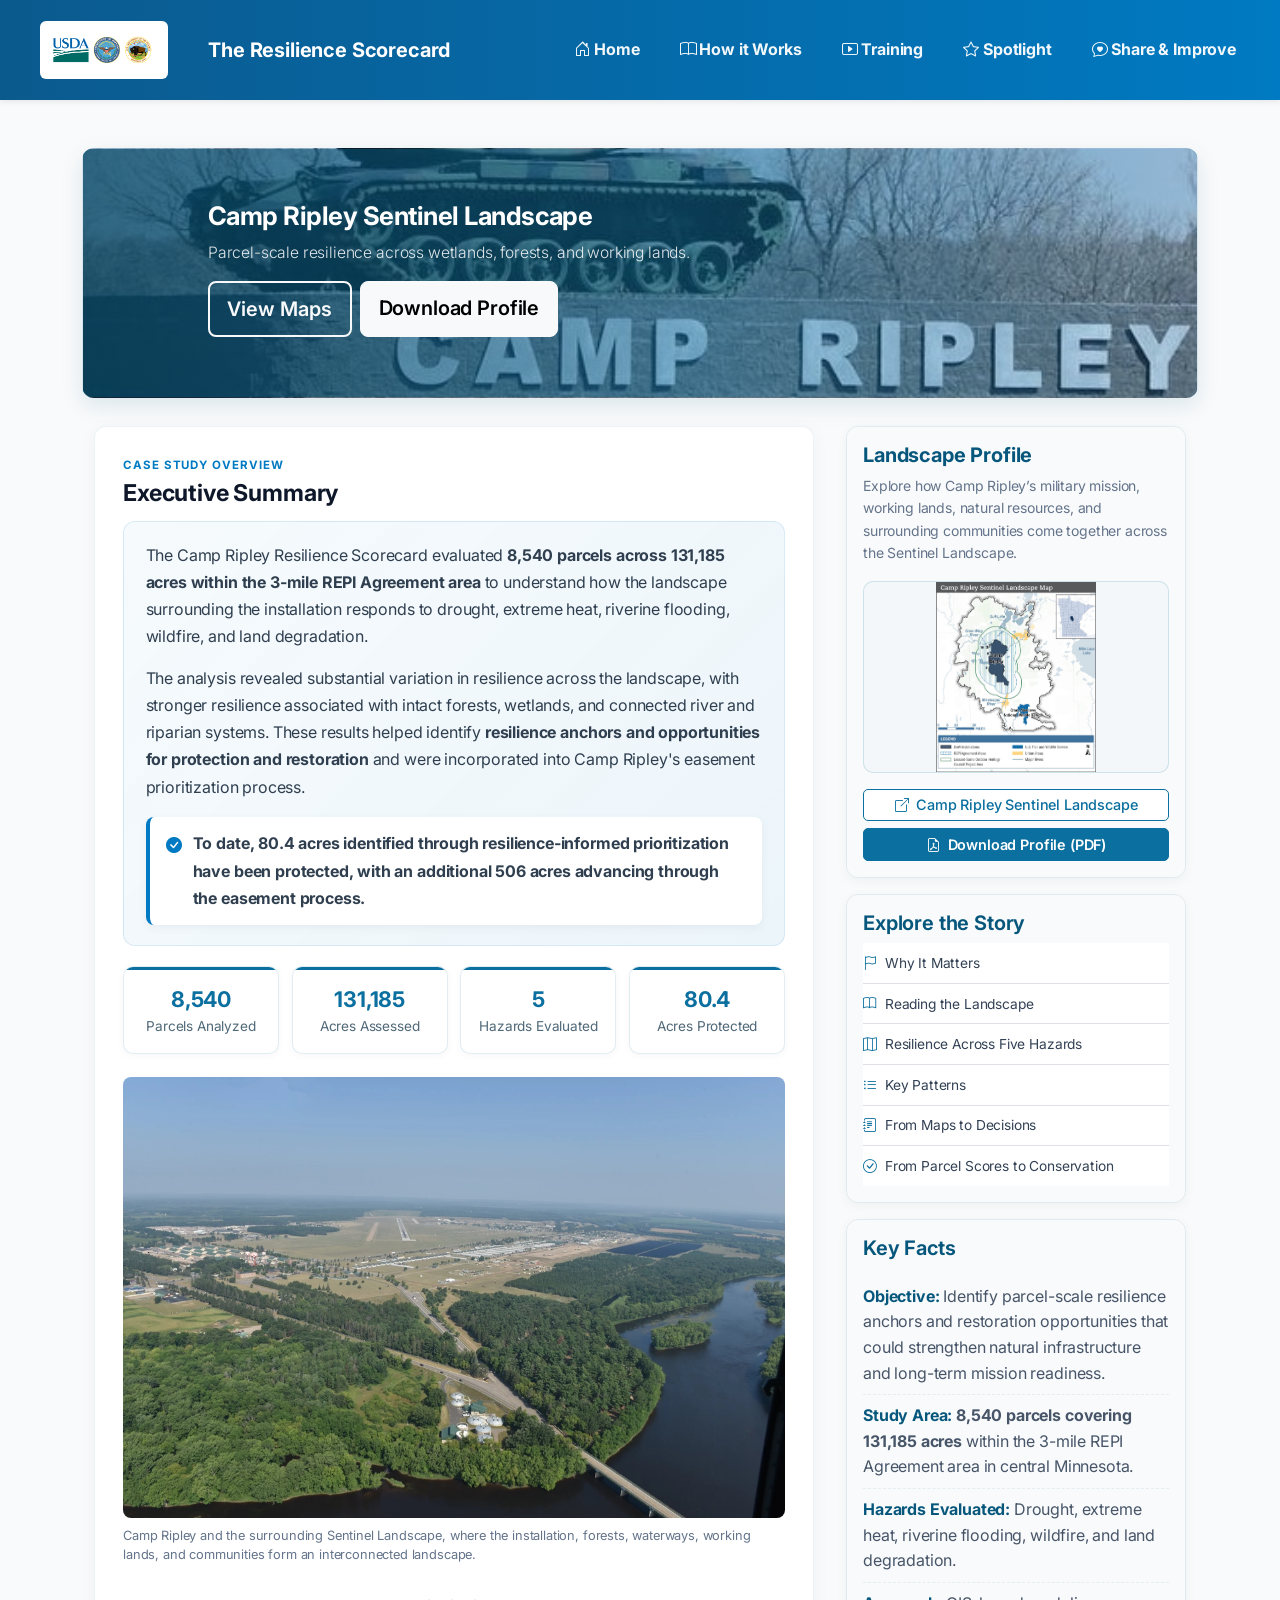
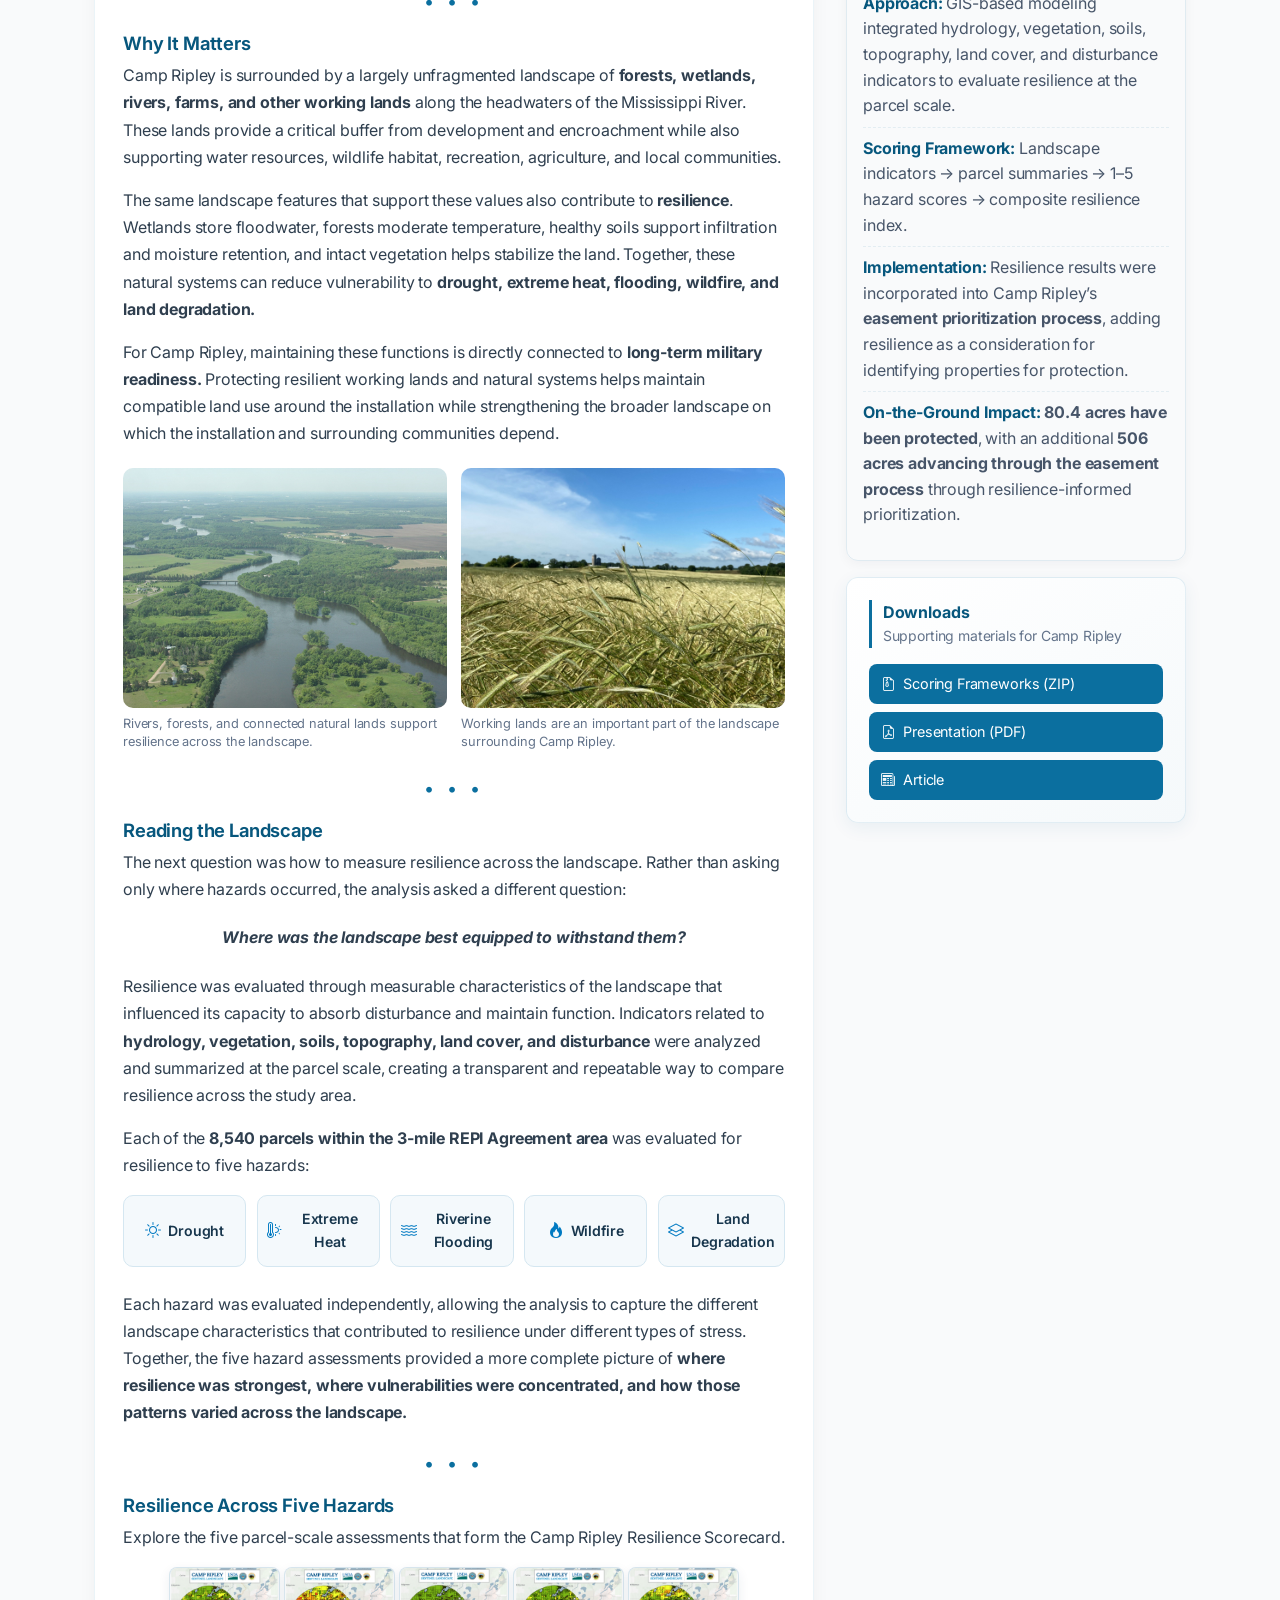
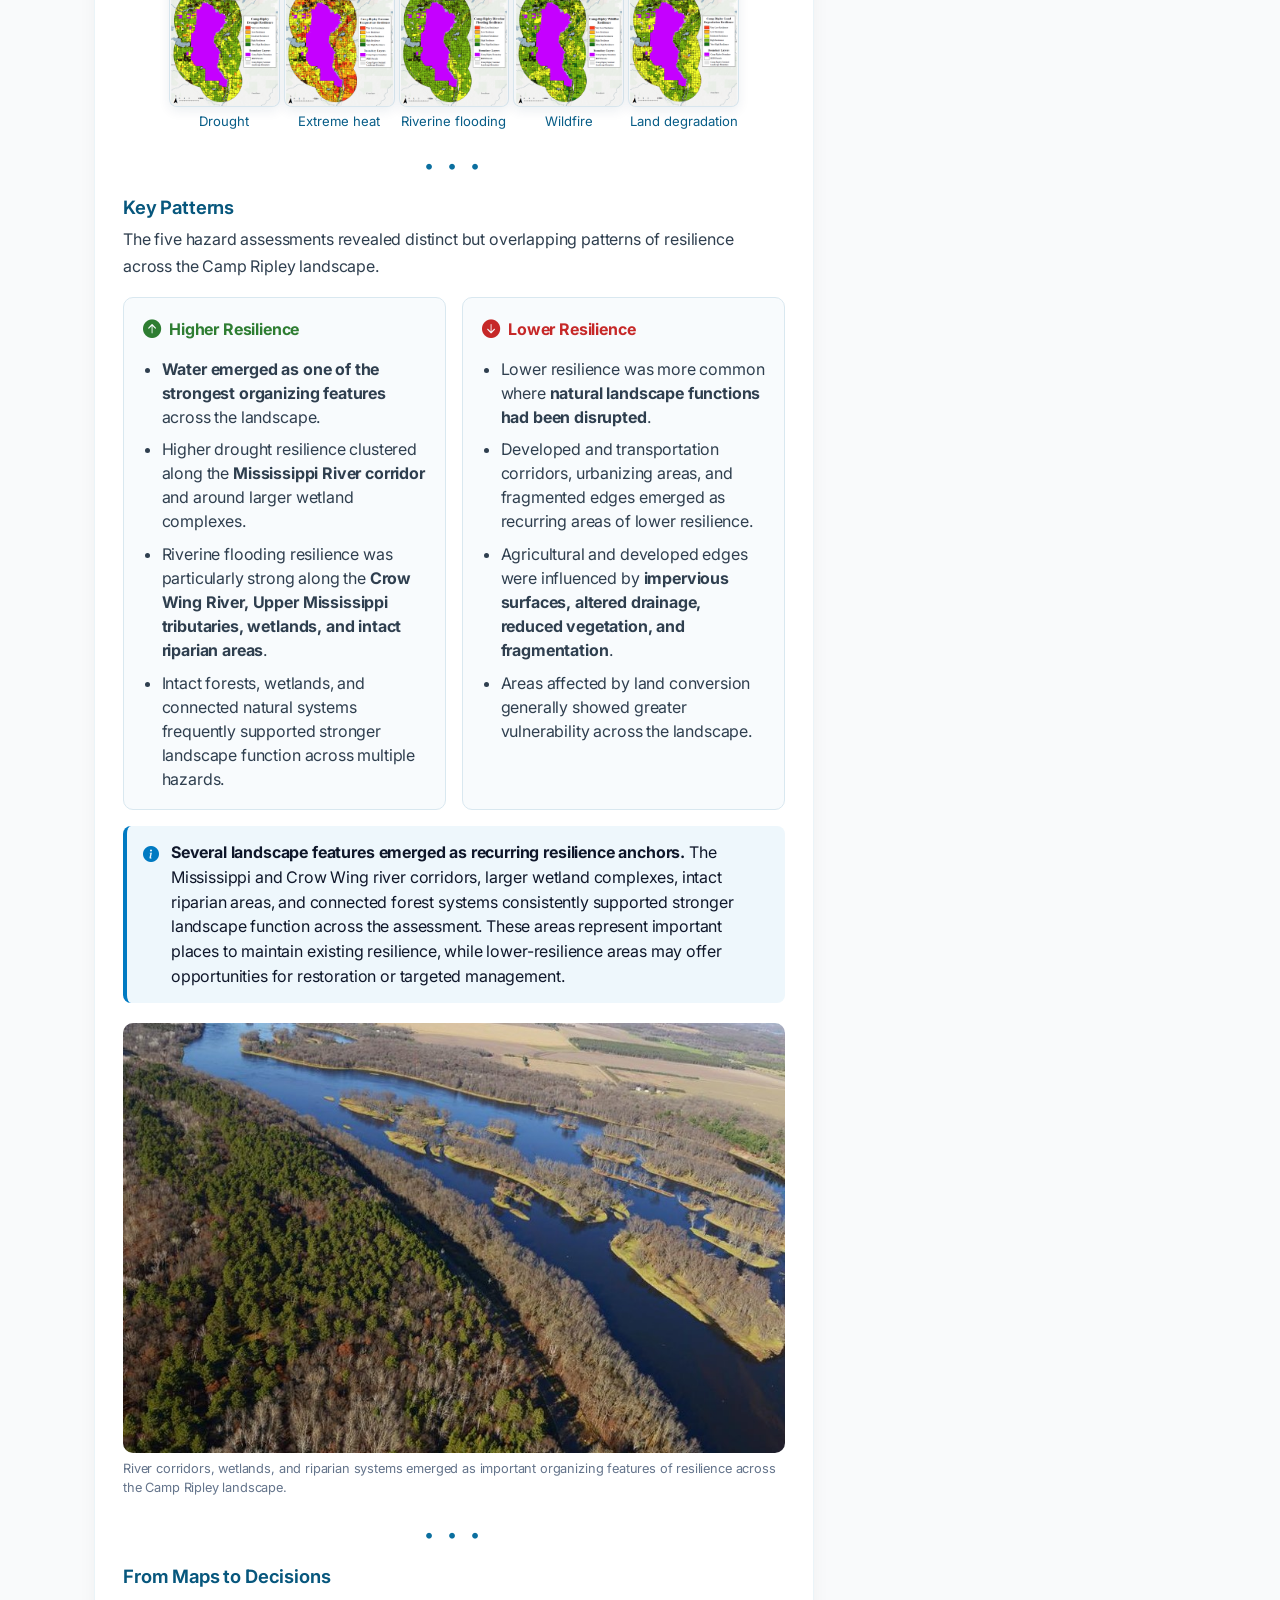
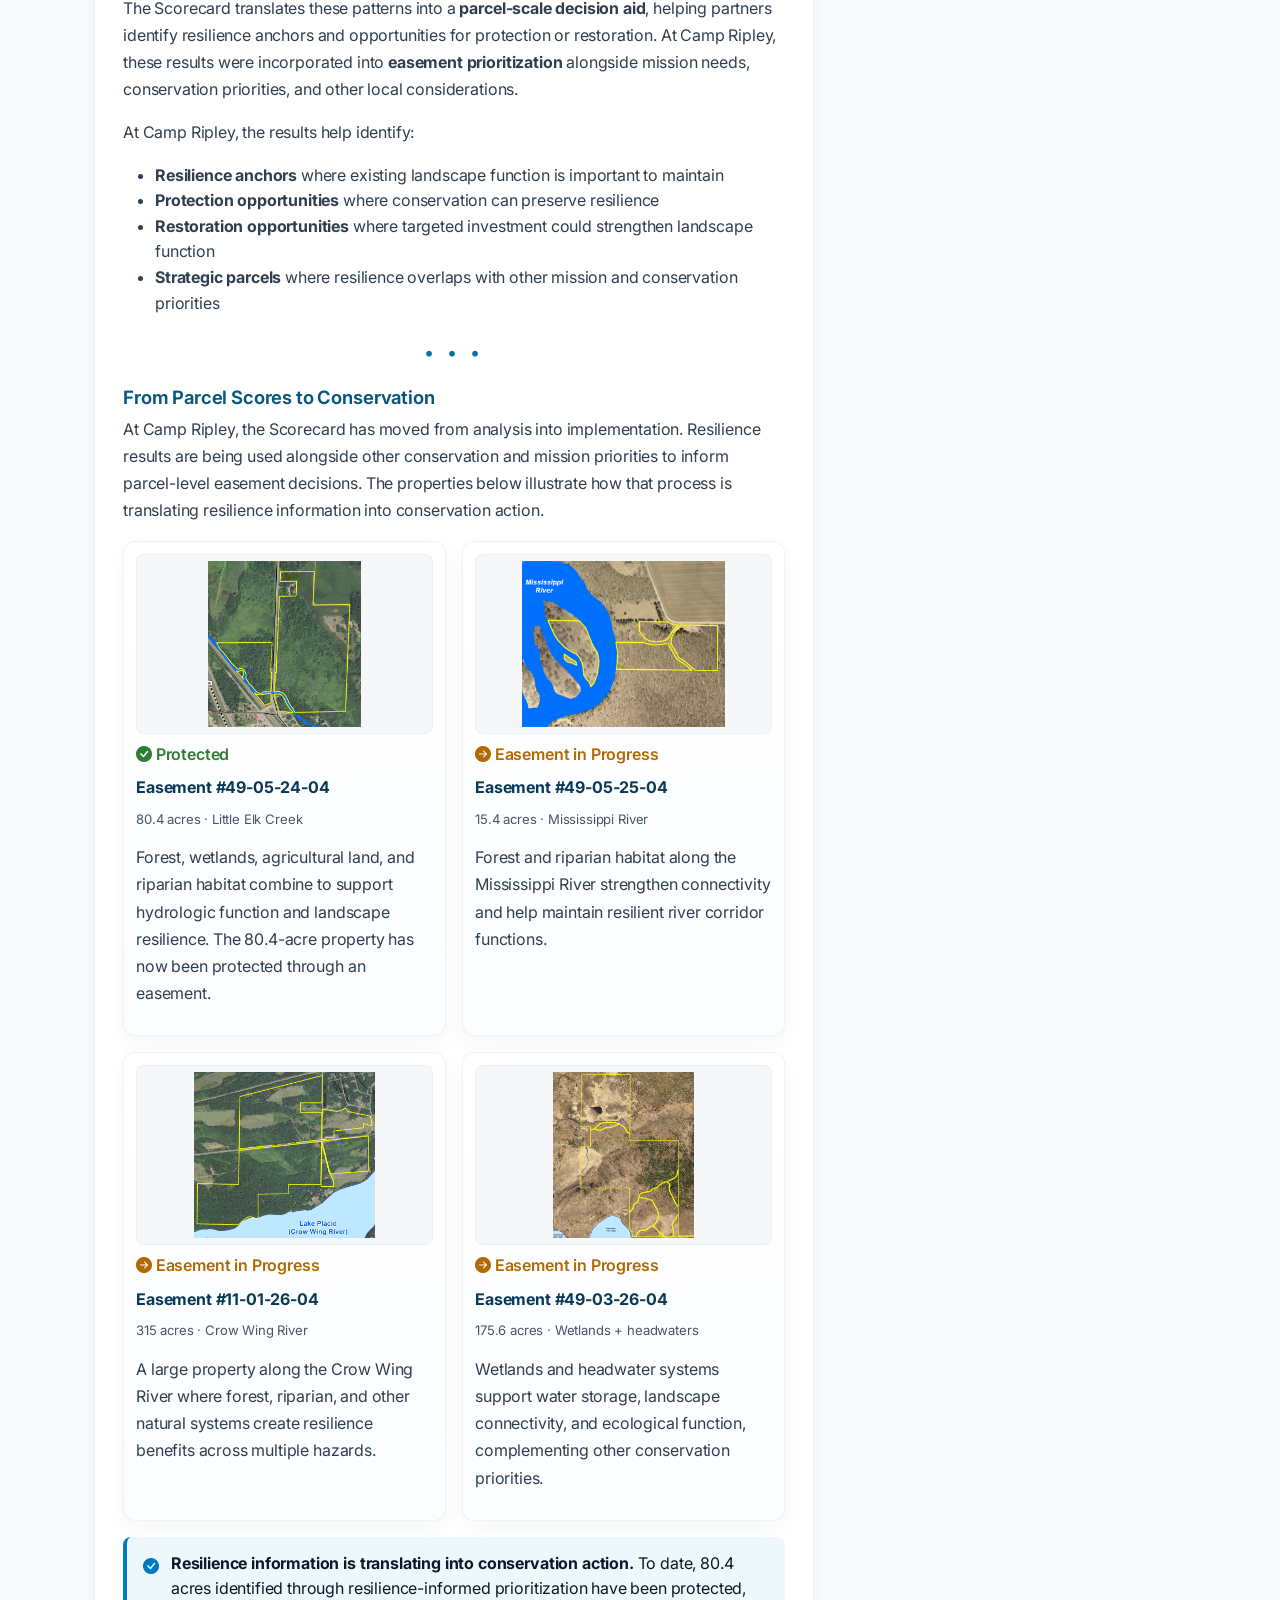
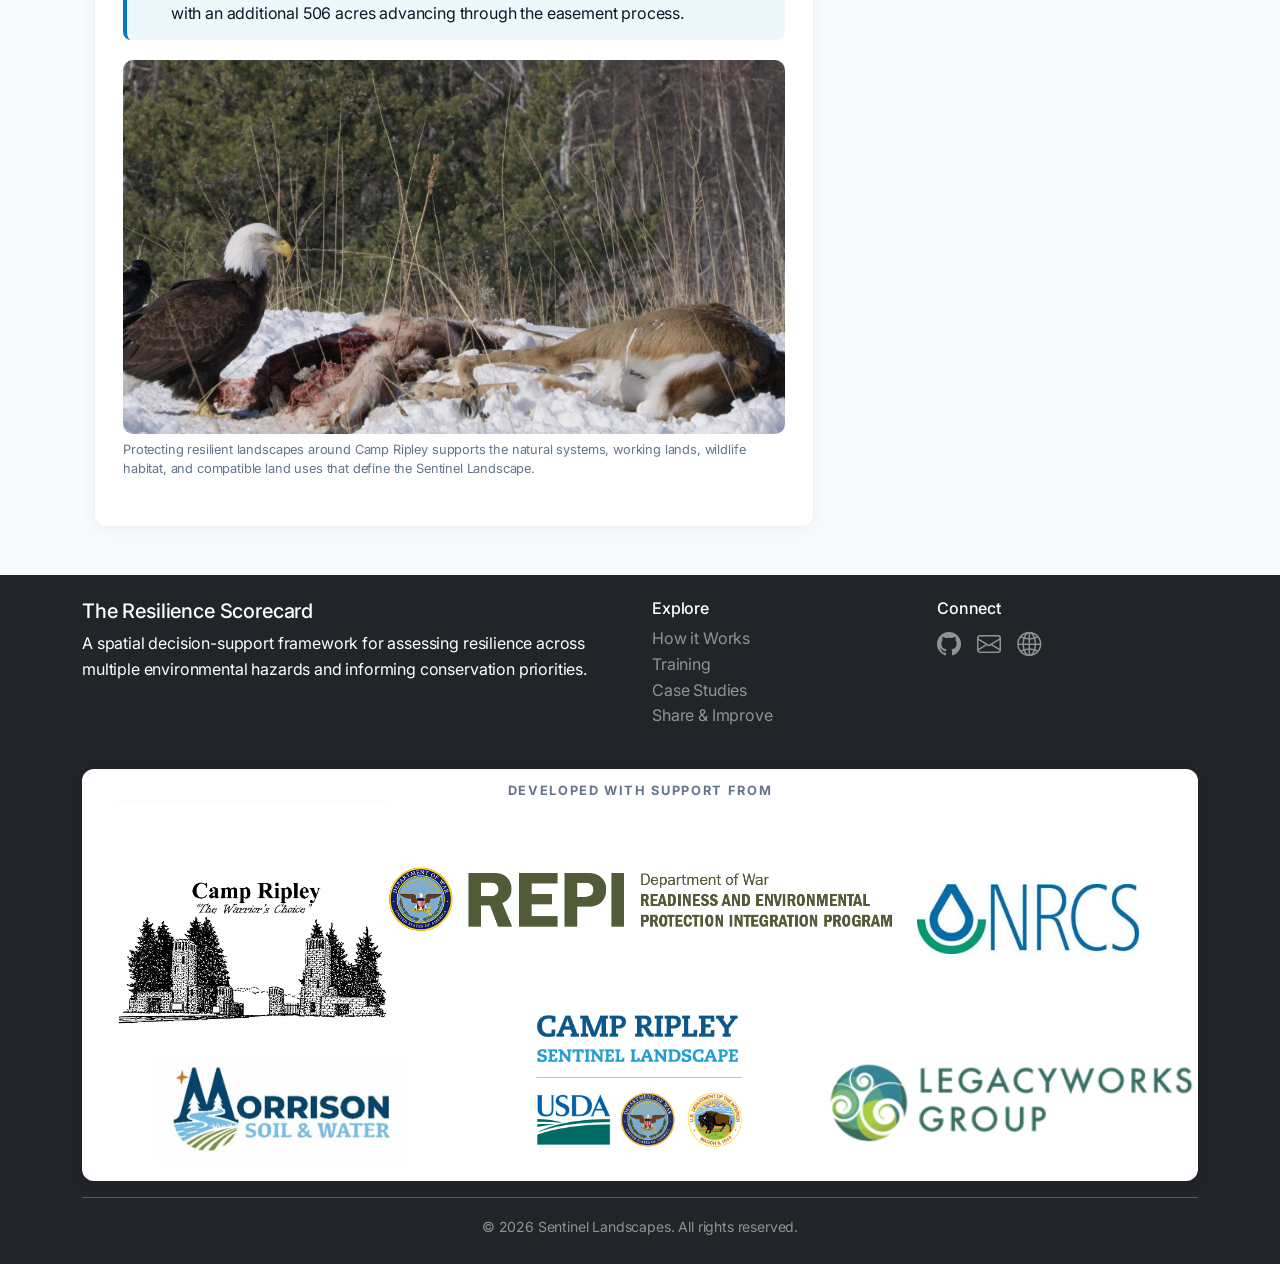
<file: docs/spotlight/camp-ripley.html>
<!doctype html>
<html lang="en">
  <head>
    <meta charset="utf-8" />
    <meta name="viewport" content="width=device-width, initial-scale=1" />
    <title>Camp Ripley Case Study - Resilience Scorecard</title>

    <!-- Bootstrap + Icons -->
    <link
      href="https://cdn.jsdelivr.net/npm/bootstrap@5.3.3/dist/css/bootstrap.min.css"
      rel="stylesheet"
    />
    <link
      href="https://cdn.jsdelivr.net/npm/bootstrap-icons@1.11.3/font/bootstrap-icons.css"
      rel="stylesheet"
    />

    <!-- Font -->
    <link rel="preconnect" href="https://fonts.googleapis.com" />
    <link rel="preconnect" href="https://fonts.gstatic.com" crossorigin />
    <link
      href="https://fonts.googleapis.com/css2?family=Inter:wght@400;500;600;700&display=swap"
      rel="stylesheet"
    />

    <link rel="stylesheet" href="../style.css" />
    <!-- (no page-specific accent applied) -->
  </head>

  <body class="case-theme-campripley">
    <!-- Main Navigation -->
    <nav id="mainNav" class="navbar navbar-expand-lg navbar-dark fixed-top">
      <div class="container-fluid px-4">
        <div class="navbar-brand d-flex align-items-center gap-2">
          <a
            href="https://sentinellandscapes.org/"
            target="_blank"
            rel="noopener noreferrer"
            class="logo-link"
          >
            <img src="../assets/SL_logo.png" alt="Sentinel Landscapes Logo" height="52px" />
          </a>
          <a href="../index.html" class="brand-text-link">
            <span class="fw-bold">The Resilience Scorecard</span>
          </a>
        </div>
        <button
          class="navbar-toggler"
          type="button"
          data-bs-toggle="collapse"
          data-bs-target="#navbarNav"
          aria-controls="navbarNav"
          aria-expanded="false"
          aria-label="Toggle navigation"
        >
          <span class="navbar-toggler-icon"></span>
        </button>
        <div class="collapse navbar-collapse" id="navbarNav">
          <ul class="navbar-nav ms-auto">
            <li class="nav-item">
              <a class="nav-link" href="../index.html"
                ><i class="bi bi-house-door me-1"></i>Home</a
              >
            </li>
            <li class="nav-item">
              <a class="nav-link" href="../how-to.html"
                ><i class="bi bi-book me-1"></i>How it Works</a
              >
            </li>
            <li class="nav-item">
              <a class="nav-link" href="../tool.html"
                ><i class="bi bi-play-btn me-1"></i>Training</a
              >
            </li>
            <li class="nav-item">
              <a class="nav-link active" href="../spotlight.html"
                ><i class="bi bi-star me-1"></i>Spotlight</a
              >
            </li>
            <li class="nav-item">
                  <a class="nav-link" href="../survey.html">
                    <i class="bi bi-chat-heart me-1"></i>Share & Improve
                  </a>
                </li>
          </ul>
        </div>
      </div>
    </nav>

    <main class="py-5" style="padding-top:80px;">
      <div class="container">
        <div class="case-hero case-hero-camp-ripley">
          <div class="container">
            <div class="row">
              <div class="col-lg-10 mx-auto text-white">
                <h1 class="fw-bold">Camp Ripley Sentinel Landscape</h1>
                <p class="lead mt-2">
                  Parcel-scale resilience across wetlands, forests, and working lands.
                </p>
                <div class="d-flex gap-2 mt-3">
                  <button id="openMapsHeroBtn" class="btn btn-outline-light btn-lg">View Maps</button>
                  <a
                    href="../assets/campripley_sl_profile_20260316.pdf"
                    class="btn btn-light btn-lg"
                    download
                    >
                    Download Profile
                  </a>
                </div>
              </div>
            </div>
          </div>
        </div>

        <div class="container">
          <div class="case-content">
            <div class="case-main">
              <!-- Executive Summary -->
              <section class="camp-summary">
                <div class="camp-summary-header">
                  <span class="camp-summary-eyebrow">Case Study Overview</span>
                  <h2>Executive Summary</h2>
                </div>

                <div class="camp-summary-copy">
                  <p>
                    The Camp Ripley Resilience Scorecard evaluated
                    <strong
                      >8,540 parcels across 131,185 acres within the 3-mile REPI Agreement
                      area</strong
                    > to understand how the landscape surrounding the installation responds
                    to drought, extreme heat, riverine flooding, wildfire, and land
                    degradation.
                  </p>

                  <p>
                    The analysis revealed substantial variation in resilience across the
                    landscape, with stronger resilience associated with intact forests,
                    wetlands, and connected river and riparian systems. These results
                    helped identify
                    <strong>resilience anchors and opportunities for protection and
                    restoration</strong>
                    and were incorporated into Camp Ripley's easement prioritization
                    process.
                  </p>

                  <div class="camp-summary-impact">
                    <i class="bi bi-check-circle-fill" aria-hidden="true"></i>
                    <p>
                      <strong>
                        To date, 80.4 acres identified through resilience-informed
                        prioritization have been protected, with an additional 506 acres
                        advancing through the easement process.
                      </strong>
                    </p>
                  </div>
                </div>
              </section>

              <!-- Key Metrics -->
              <div class="metrics-grid camp-summary-metrics">
                <div class="metric-card">
                  <div class="value">8,540</div>
                  <div class="label">Parcels Analyzed</div>
                </div>

                <div class="metric-card">
                  <div class="value">131,185</div>
                  <div class="label">Acres Assessed</div>
                </div>

                <div class="metric-card">
                  <div class="value">5</div>
                  <div class="label">Hazards Evaluated</div>
                </div>

                <div class="metric-card metric-card-impact">
                  <div class="value">80.4</div>
                  <div class="label">Acres Protected</div>
                </div>
              </div>

              <!-- Camp Ripley Image -->
<figure class="camp-intro-figure">
  <img
    src="../assets/campripleyaerial.webp"
    alt="Camp Ripley and the surrounding Sentinel Landscape"
    class="img-fluid rounded"
    loading="eager"
  />
  <figcaption>
    Camp Ripley and the surrounding Sentinel Landscape, where the
    installation, forests, waterways, working lands, and communities
    form an interconnected landscape.
  </figcaption>
</figure>

              <div class="section-divider"></div>

              <h5 id="why-it-matters" class="mt-3">Why It Matters</h5>

              <p>
                Camp Ripley is surrounded by a largely unfragmented landscape of
                <strong
                  >forests, wetlands, rivers, farms, and other working lands</strong
                > along the headwaters of the Mississippi River. These lands provide a
                critical buffer from development and encroachment while also
                supporting water resources, wildlife habitat, recreation, agriculture,
                and local communities.
              </p>

              <p>
                The same landscape features that support these values also contribute
                to <strong>resilience</strong>. Wetlands store floodwater, forests
                moderate temperature, healthy soils support infiltration and moisture
                retention, and intact vegetation helps stabilize the land. Together,
                these natural systems can reduce vulnerability to
                <strong>drought, extreme heat, flooding, wildfire, and land
                degradation.</strong>
              </p>

              <p>
                For Camp Ripley, maintaining these functions is directly connected to
                <strong>long-term military readiness.</strong> Protecting resilient
                working lands and natural systems helps maintain compatible land use
                around the installation while strengthening the broader landscape on
                which the installation and surrounding communities depend.
              </p>

              <div class="case-photo-pair">
                <figure>
                  <img
                    src="../assets/Landscape.png"
                    alt="River, forest, and working lands within the Camp Ripley Sentinel Landscape"
                  />
                  <figcaption>
                    Rivers, forests, and connected natural lands support resilience across
                    the landscape.
                  </figcaption>
                </figure>

                <figure>
                  <img
                    src="../assets/Grain.jpg"
                    alt="Working agricultural lands within the Camp Ripley Sentinel Landscape"
                  />
                  <figcaption>
                    Working lands are an important part of the landscape surrounding Camp
                    Ripley.
                  </figcaption>
                </figure>
              </div>

              <div class="section-divider"></div>

              <!-- Reading the Landscape -->
              <h5 id="reading-the-landscape" class="mt-3">Reading the Landscape</h5>
              <p>
                The next question was how to measure resilience across the landscape.
                Rather than asking only where hazards occurred, the analysis asked a
                different question:
              </p>

              <p class="landscape-question">
                Where was the landscape best equipped to withstand them?
              </p>

              <p>
                Resilience was evaluated through measurable characteristics of the
                landscape that influenced its capacity to absorb disturbance and
                maintain function. Indicators related to
                <b
                  >hydrology, vegetation, soils, topography, land cover, and
                  disturbance</b
                > were analyzed and summarized at the parcel scale, creating a
                transparent and repeatable way to compare resilience across the study
                area.
              </p>

              <p>
                Each of the <b>8,540 parcels within the 3-mile REPI Agreement area</b>
                was evaluated for resilience to five hazards:
              </p>

              <div class="camp-hazard-row">
                <div class="camp-hazard-pill">
                  <i class="bi bi-sun"></i>
                  <span>Drought</span>
                </div>

                <div class="camp-hazard-pill">
                  <i class="bi bi-thermometer-sun"></i>
                  <span>Extreme Heat</span>
                </div>

                <div class="camp-hazard-pill">
                  <i class="bi bi-water"></i>
                  <span>Riverine Flooding</span>
                </div>

                <div class="camp-hazard-pill">
                  <i class="bi bi-fire"></i>
                  <span>Wildfire</span>
                </div>

                <div class="camp-hazard-pill">
                  <i class="bi bi-layers"></i>
                  <span>Land Degradation</span>
                </div>
              </div>

              <p>
                Each hazard was evaluated independently, allowing the analysis to
                capture the different landscape characteristics that contributed to
                resilience under different types of stress. Together, the five hazard
                assessments provided a more complete picture of
                <b
                  >where resilience was strongest, where vulnerabilities were
                  concentrated, and how those patterns varied across the landscape.</b
              </p>

              <div class="section-divider"></div>

              <h5 id="maps" class="mt-3">Resilience Across Five Hazards</h5>
              <p>
                Explore the five parcel-scale assessments that form the Camp Ripley
                Resilience Scorecard.
              </p>

              <div class="map-gallery mb-3">
                <div class="hazard-map-grid">
                  <button
                    class="btn p-0 border-0 gallery-thumb"
                    data-index="0"
                    aria-label="Open map 1"
                  >
                    <img src="../assets/CRSL_drought.png" class="rounded" alt="Drought map" />
                    <div class="gallery-caption">Drought</div>
                  </button>

                  <button
                    class="btn p-0 border-0 gallery-thumb"
                    data-index="1"
                    aria-label="Open map 2"
                  >
                    <img src="../assets/CRSL_extemp.png" class="rounded" alt="Extreme heat map" />
                    <div class="gallery-caption">Extreme heat</div>
                  </button>

                  <button
                    class="btn p-0 border-0 gallery-thumb"
                    data-index="2"
                    aria-label="Open map 3"
                  >
                    <img src="../assets/CRSL_flood.png" class="rounded" alt="Flood map" />
                    <div class="gallery-caption">Riverine flooding</div>
                  </button>

                  <button
                    class="btn p-0 border-0 gallery-thumb"
                    data-index="3"
                    aria-label="Open map 4"
                  >
                    <img src="../assets/CRSL_wf.png" class="rounded" alt="Wildfire map" />
                    <div class="gallery-caption">Wildfire</div>
                  </button>

                  <button
                    class="btn p-0 border-0 gallery-thumb"
                    data-index="4"
                    aria-label="Open map 5"
                  >
                    <img
                      src="../assets/CRSL_landdeg.png"
                      class="rounded"
                      loading="lazy"
                      alt="Land degradation map"
                    />
                    <div class="gallery-caption">Land degradation</div>
                  </button>
                </div>
              </div>

              <div class="section-divider"></div>

              <!-- KEY PATTERNS -->
              <h5 id="key-patterns" class="mt-3">Key Patterns</h5>
              <p>
                The five hazard assessments revealed distinct but overlapping patterns
                of resilience across the Camp Ripley landscape.
              </p>

              <div class="pattern-grid">
                <!-- Higher Resilience -->
                <div class="pattern-column">
                  <div class="pattern-heading pattern-heading-high">
                    <i class="bi bi-arrow-up-circle-fill"></i>
                    <h6>Higher Resilience</h6>
                  </div>

                  <ul>
                    <li>
                      <b>Water emerged as one of the strongest organizing features</b>
                      across the landscape.
                    </li>
                    <li>
                      Higher drought resilience clustered along the
                      <b>Mississippi River corridor</b> and around larger wetland
                      complexes.
                    </li>
                    <li>
                      Riverine flooding resilience was particularly strong along the
                      <b
                        >Crow Wing River, Upper Mississippi tributaries, wetlands, and
                        intact riparian areas</b
                      >.
                    </li>
                    <li>
                      Intact forests, wetlands, and connected natural systems
                      frequently supported stronger landscape function across multiple
                      hazards.
                    </li>
                  </ul>
                </div>

                <!-- Lower Resilience -->
                <div class="pattern-column">
                  <div class="pattern-heading pattern-heading-low">
                    <i class="bi bi-arrow-down-circle-fill"></i>
                    <h6>Lower Resilience</h6>
                  </div>

                  <ul>
                    <li>
                      Lower resilience was more common where
                      <b>natural landscape functions had been disrupted</b>.
                    </li>
                    <li>
                      Developed and transportation corridors, urbanizing areas, and
                      fragmented edges emerged as recurring areas of lower resilience.
                    </li>
                    <li>
                      Agricultural and developed edges were influenced by
                      <b
                        >impervious surfaces, altered drainage, reduced vegetation, and
                        fragmentation</b
                      >.
                    </li>
                    <li>
                      Areas affected by land conversion generally showed greater
                      vulnerability across the landscape.
                    </li>
                  </ul>
                </div>
              </div>

              <div class="pattern-takeaway">
                <i class="bi bi-info-circle-fill"></i>
                <div>
                  <strong>Several landscape features emerged as recurring resilience anchors.</strong>
                  The Mississippi and Crow Wing river corridors, larger wetland complexes,
                  intact riparian areas, and connected forest systems consistently supported
                  stronger landscape function across the assessment. These areas represent
                  important places to maintain existing resilience, while lower-resilience
                  areas may offer opportunities for restoration or targeted management.
                </div>
              </div>

              <figure class="case-wide-photo">
                <img src="../assets/RiverFlyover.jpg" alt="River and riparian landscape near Camp Ripley" />
                <figcaption>
                  River corridors, wetlands, and riparian systems emerged as important
                  organizing features of resilience across the Camp Ripley landscape.
                </figcaption>
              </figure>

              <div class="section-divider"></div>

              <h5 id="from-maps-to-decisions" class="mt-3">From Maps to Decisions</h5>
              <p>
                The Scorecard translates these patterns into a
                <b>parcel-scale decision aid</b>, helping partners identify resilience
                anchors and opportunities for protection or restoration. At Camp
                Ripley, these results were incorporated into
                <b>easement prioritization</b> alongside mission needs, conservation
                priorities, and other local considerations.
              </p>

              <p>At Camp Ripley, the results help identify:</p>
              <ul>
                <li>
                  <b>Resilience anchors</b> where existing landscape function is
                  important to maintain
                </li>
                <li>
                  <b>Protection opportunities</b> where conservation can preserve
                  resilience
                </li>
                <li>
                  <b>Restoration opportunities</b> where targeted investment could
                  strengthen landscape function
                </li>
                <li>
                  <b>Strategic parcels</b> where resilience overlaps with other
                  mission and conservation priorities
                </li>
              </ul>

              <div class="section-divider"></div>

              <!-- IMPLEMENTATION -->
              <div class="implementation-section mt-4">
                <h5 id="implementation" class="mt-3">From Parcel Scores to Conservation</h5>
                <p>
                  At Camp Ripley, the Scorecard has moved from analysis into
                  implementation. Resilience results are being used alongside other
                  conservation and mission priorities to inform parcel-level easement
                  decisions. The properties below illustrate how that process is
                  translating resilience information into conservation action.
                </p>

                <div class="implementation-grid">
                  <div class="implementation-card">
                    <img
                      src="../assets/fischer_parcel.png"
                      alt="Easement #49-05-24-04"
                      class="implementation-img"
                      data-caption="Easement #49-05-24-04 — 80.4 acres · Little Elk Creek"
                    />
                    <div class="implementation-status implementation-status-protected">
                      <i class="bi bi-check-circle-fill"></i> Protected
                    </div>
                    <strong>Easement #49-05-24-04</strong>
                    <span class="implementation-meta">80.4 acres · Little Elk Creek</span>
                    <p>
                      Forest, wetlands, agricultural land, and riparian habitat combine
                      to support hydrologic function and landscape resilience. The
                      80.4-acre property has now been protected through an easement.
                    </p>
                  </div>

                  <div class="implementation-card">
                    <img
                      src="../assets/simonett_parcel.png"
                      alt="Easement #49-05-25-04"
                      class="implementation-img"
                      data-caption="Easement #49-05-25-04 — 15.4 acres · Mississippi River"
                    />
                    <div class="implementation-status implementation-status-progress">
                      <i class="bi bi-arrow-right-circle-fill"></i> Easement in Progress
                    </div>
                    <strong>Easement #49-05-25-04</strong>
                    <span class="implementation-meta">15.4 acres · Mississippi River</span>
                    <p>
                      Forest and riparian habitat along the Mississippi River strengthen
                      connectivity and help maintain resilient river corridor functions.
                    </p>
                  </div>

                  <div class="implementation-card">
                    <img
                      src="../assets/MDC_assembliesofGod_parcels.png"
                      alt="Easement #11-01-26-04"
                      class="implementation-img"
                      data-caption="Easment #11-01-26-04 — 315 acres · Crow Wing River"
                    />
                    <div class="implementation-status implementation-status-progress">
                      <i class="bi bi-arrow-right-circle-fill"></i> Easement in Progress
                    </div>
                    <strong>Easement #11-01-26-04</strong>
                    <span class="implementation-meta">315 acres · Crow Wing River</span>
                    <p>
                      A large property along the Crow Wing River where forest, riparian,
                      and other natural systems create resilience benefits across
                      multiple hazards.
                    </p>
                  </div>

                  <div class="implementation-card">
                    <img
                      src="../assets/peterson_parcel.png"
                      alt="Easement #49-03-26-04"
                      class="implementation-img"
                      data-caption="Easement #49-03-26-04 — 175.6 acres · Wetlands + headwaters"
                    />
                    <div class="implementation-status implementation-status-progress">
                      <i class="bi bi-arrow-right-circle-fill"></i> Easement in Progress
                    </div>
                    <strong>Easement #49-03-26-04</strong>
                    <span class="implementation-meta">175.6 acres · Wetlands + headwaters</span>
                    <p>
                      Wetlands and headwater systems support water storage, landscape
                      connectivity, and ecological function, complementing other
                      conservation priorities.
                    </p>
                  </div>
                </div>

                <div class="implementation-impact mt-3">
                  <i class="bi bi-check-circle-fill"></i>
                  <div>
                    <strong>Resilience information is translating into conservation action.</strong>
                    <span>
                      To date, 80.4 acres identified through resilience-informed
                      prioritization have been protected, with an additional 506 acres
                      advancing through the easement process.
                    </span>
                  </div>
                </div>

                <figure class="case-wide-photo case-closing-photo">
                  <img src="../assets/Eagle.png" alt="Bald eagle within the Camp Ripley landscape" />
                  <figcaption>
                    Protecting resilient landscapes around Camp Ripley supports the
                    natural systems, working lands, wildlife habitat, and compatible
                    land uses that define the Sentinel Landscape.
                  </figcaption>
                </figure>
              </div>

              <!-- Gallery Modal -->
              <div class="modal fade" id="campMapModal" tabindex="-1" aria-hidden="true">
                <div class="modal-dialog modal-xl modal-dialog-centered">
                      <div class="modal-content bg-transparent border-0">
                        <button type="button" class="img-modal-close position-absolute top-0 end-0 m-3" data-bs-dismiss="modal" aria-label="Close">
                          <i class="bi bi-x-lg" aria-hidden="true"></i>
                        </button>
                    <div class="modal-body p-0">
                      <div id="campMapCarousel" class="carousel slide" data-bs-ride="false">
                        <div class="carousel-inner">
                          <div class="carousel-item active">
                            <img
                              src="../assets/CRSL_drought.png"
                              class="d-block"
                              alt="Drought resilience"
                              loading="lazy"
                            />
                            <div class="carousel-caption-overlay">
                              Parcel-scale drought resilience (buffering capacity and
                              vulnerability context).
                            </div>
                          </div>

                          <div class="carousel-item">
                            <img
                              src="../assets/CRSL_extemp.png"
                              class="d-block"
                              alt="Extreme temperature resilience"
                              loading="lazy"
                            />
                            <div class="carousel-caption-overlay">
                              Extreme temperature resilience based on canopy, water
                              influence, and soil moisture capacity.
                            </div>
                          </div>

                          <div class="carousel-item">
                            <img
                              src="../assets/CRSL_flood.png"
                              class="d-block"
                              alt="Riverine flooding resilience"
                              loading="lazy"
                            />
                            <div class="carousel-caption-overlay">
                              Riverine flooding resilience reflecting wetlands,
                              connectivity, and floodplain exposure.
                            </div>
                          </div>

                          <div class="carousel-item">
                            <img
                              src="../assets/CRSL_wf.png"
                              class="d-block"
                              alt="Wildfire resilience"
                              loading="lazy"
                            />
                            <div class="carousel-caption-overlay">
                              Wildfire resilience based on hazard indicators and exposure
                              context.
                            </div>
                          </div>

                          <div class="carousel-item">
                            <img
                              src="../assets/CRSL_landdeg.png"
                              class="d-block"
                              alt="Land degradation resilience"
                              loading="lazy"
                            />
                            <div class="carousel-caption-overlay">
                              Land degradation resilience reflecting erosion
                              susceptibility, vegetation stability, and aridity context.
                            </div>
                          </div>
                        </div>
                        <button
                          class="carousel-control-prev"
                          type="button"
                          data-bs-target="#campMapCarousel"
                          data-bs-slide="prev"
                        >
                          <span class="carousel-control-prev-icon" aria-hidden="true"></span>
                          <span class="visually-hidden">Previous</span>
                        </button>
                        <button
                          class="carousel-control-next"
                          type="button"
                          data-bs-target="#campMapCarousel"
                          data-bs-slide="next"
                        >
                          <span class="carousel-control-next-icon" aria-hidden="true"></span>
                          <span class="visually-hidden">Next</span>
                        </button>
                      </div>
                    </div>
                    <div class="modal-footer border-0 justify-content-center">
                      <button type="button" class="btn btn-light" data-bs-dismiss="modal">Close</button>
                    </div>
                  </div>
                </div>
              </div>
            </div>

            <div class="case-sidebar">
              <div class="sticky">
                <div class="card profile-card mb-3">
                  <div class="card-body">
                    <h5 class="card-title mb-2">Landscape Profile</h5>
                    <p class="small text-muted mb-3">
                      Explore how Camp Ripley’s military mission, working lands, natural
                      resources, and surrounding communities come together across the
                      Sentinel Landscape.
                    </p>

                    <a
                      href="../assets/campripley_sl_profile_20260316.pdf"
                      target="_blank"
                      rel="noopener noreferrer"
                      class="profile-preview-frame d-block"
                    >
                      <img
                        src="../assets/campripley_sl_profile_080125_2550px_wide_dow.jpg"
                        alt="Camp Ripley profile preview"
                        class="img-fluid profile-preview-image"
                        loading="lazy"
                      />
                    </a>

                    <div class="profile-actions">
                      <a
                        href="https://sentinellandscapes.org/landscapes/camp-ripley/"
                        class="btn btn-outline-primary btn-sm"
                        target="_blank"
                        rel="noopener noreferrer"
                      >
                        <i class="bi bi-box-arrow-up-right me-1"></i>
                        Camp Ripley Sentinel Landscape
                      </a>

                      <a
                        href="../assets/campripley_sl_profile_20260316.pdf"
                        class="btn btn-primary btn-sm"
                        download="campripley_sl_profile_20260316.pdf"
                      >
                        <i class="bi bi-file-earmark-pdf me-1"></i>
                        Download Profile (PDF)
                      </a>
                    </div>
                  </div>
                </div>

                <div class="card mb-3 ap-sidebar-nav">
                  <div class="card-body">
                    <h5 class="card-title">Explore the Story</h5>
                    <div class="list-group list-group-flush">
                      <a href="#why-it-matters" class="list-group-item list-group-item-action">
                        <i class="bi bi-flag me-2"></i>Why It Matters
                      </a>
                      <a href="#reading-the-landscape" class="list-group-item list-group-item-action">
                        <i class="bi bi-book me-2"></i>Reading the Landscape
                      </a>
                      <a href="#maps" class="list-group-item list-group-item-action">
                        <i class="bi bi-map me-2"></i>Resilience Across Five Hazards
                      </a>
                      <a href="#key-patterns" class="list-group-item list-group-item-action">
                        <i class="bi bi-list-ul me-2"></i>Key Patterns
                      </a>
                      <a href="#from-maps-to-decisions" class="list-group-item list-group-item-action">
                        <i class="bi bi-journal-text me-2"></i>From Maps to Decisions
                      </a>
                      <a href="#implementation" class="list-group-item list-group-item-action">
                        <i class="bi bi-check-circle me-2"></i>From Parcel Scores to Conservation
                      </a>
                    </div>
                  </div>
                </div>

                <div class="card mb-3">
                  <div class="card-body">
                    <h5 class="card-title">Key Facts</h5>
                    <ul class="case-facts mt-2">
                      <li>
                        <strong>Objective:</strong> Identify parcel-scale resilience anchors and
                        restoration opportunities that could strengthen natural infrastructure
                        and long-term mission readiness.
                      </li>
                      <li>
                        <strong>Study Area:</strong>
                        <b>8,540 parcels covering 131,185 acres</b> within the 3-mile REPI
                        Agreement area in central Minnesota.
                      </li>
                      <li>
                        <strong>Hazards Evaluated:</strong> Drought, extreme heat, riverine
                        flooding, wildfire, and land degradation.
                      </li>
                      <li>
                        <strong>Approach:</strong> GIS-based modeling integrated hydrology,
                        vegetation, soils, topography, land cover, and disturbance indicators
                        to evaluate resilience at the parcel scale.
                      </li>
                      <li>
                        <strong>Scoring Framework:</strong> Landscape indicators → parcel
                        summaries → 1–5 hazard scores → composite resilience index.
                      </li>
                      <li>
                        <strong>Implementation:</strong> Resilience results were incorporated
                        into Camp Ripley’s <b>easement prioritization process</b>, adding
                        resilience as a consideration for identifying properties for
                        protection.
                      </li>
                      <li>
                        <strong>On-the-Ground Impact:</strong>
                        <b>80.4 acres have been protected</b>, with an additional
                        <b>506 acres advancing through the easement process</b> through
                        resilience-informed prioritization.
                      </li>
                    </ul>
                  </div>
                </div>

                <div class="frameworks-panel case-downloads mb-3">
                  <div class="panel-header">
                    <strong>Downloads</strong>
                    <div class="small text-muted">Supporting materials for Camp Ripley</div>
                  </div>
                  <div class="mt-3 d-grid gap-2">
                    <a href="../assets/CRSLScoringFrameworks.zip" class="btn btn-primary" download
                      ><i class="bi bi-file-earmark-zip me-2"></i>Scoring Frameworks (ZIP)</a
                    >
                    <a href="../assets/CRSL_Resiliency_Scoring.pdf" class="btn btn-primary" download
                      ><i class="bi bi-file-earmark-pdf me-2"></i>Presentation (PDF)</a
                    >
                    <a
                      href="https://legacyworksgroup.com/content/data-driving-impact-with-raenah-baileynbsp"
                      class="btn btn-primary"
                      target="_blank"
                      rel="noopener noreferrer"
                      ><i class="bi bi-newspaper me-2"></i>Article</a
                    >
                  </div>
                </div>
              </div>
            </div>
          </div>
        </div>
      </div>
    </main>

    <!-- Canonical Footer (index.html, adjusted paths) -->
    <footer class="bg-dark text-white py-4">
      <div class="container">
        <!-- Footer Top -->
        <div class="row">
          <!-- About -->
          <div class="col-lg-6 mb-3 mb-lg-0">
            <h5>The Resilience Scorecard</h5>
            <p class="mb-0">
              A spatial decision-support framework for assessing resilience across
              multiple environmental hazards and informing conservation priorities.
            </p>
          </div>

          <!-- Explore -->
          <div class="col-lg-3 mb-3 mb-lg-0">
            <h6>Explore</h6>
            <ul class="list-unstyled">
              <li>
                <a href="../how-to.html" class="text-white-50">How it Works</a>
              </li>
              <li>
                <a href="../tool.html" class="text-white-50">Training</a>
              </li>
              <li>
                <a href="../spotlight.html" class="text-white-50">Case Studies</a>
              </li>
              <li>
                <a href="../survey.html" class="text-white-50">Share & Improve</a>
              </li>
            </ul>
          </div>

          <!-- Connect -->
          <div class="col-lg-3">
            <h6>Connect</h6>
            <div class="d-flex gap-3">
              <!-- GitHub -->
              <a
                href="https://github.com/raeabail/resilience-app-v2"
                target="_blank"
                rel="noopener noreferrer"
                class="text-white-50"
                aria-label="View the Resilience Scorecard on GitHub"
                title="GitHub"
              >
                <i class="bi bi-github fs-4"></i>
              </a>

              <!-- Contact -->
              <a href="../contact.html" class="text-white-50" aria-label="Contact the Resilience Scorecard team" title="Contact">
                <i class="bi bi-envelope fs-4"></i>
              </a>

              <!-- Sentinel Landscapes -->
              <a
                href="https://sentinellandscapes.org/"
                target="_blank"
                rel="noopener noreferrer"
                class="text-white-50"
                aria-label="Visit Sentinel Landscapes"
                title="Sentinel Landscapes"
              >
                <i class="bi bi-globe2 fs-4"></i>
              </a>
            </div>
          </div>
        </div>

        <!-- Partners -->
        <div class="partner-lockup">
          <div class="partner-label">Developed With Support From</div>
          <!-- Top Row -->
          <div class="partner-lockup-row">
            <a
              href="https://mn.gov/mnng/camp-ripley/environmental/"
              target="_blank"
              rel="noopener noreferrer"
              class="partner-brand partner-brand-camp"
            >
              <img src="../assets/camp_ripley_logo.png" alt="Camp Ripley" />
            </a>

            <a href="https://www.repi.mil/" target="_blank" rel="noopener noreferrer" class="partner-brand partner-brand-repi">
              <img src="../assets/REPI_logo.png" alt="REPI" />
            </a>

            <a href="https://www.nrcs.usda.gov/" target="_blank" rel="noopener noreferrer" class="partner-brand partner-brand-nrcs">
              <img src="../assets/nrcs_logo.jpg" alt="NRCS" />
            </a>
          </div>

          <!-- Bottom Row -->
          <div class="partner-lockup-row partner-lockup-row-secondary">
            <a href="https://www.morrisonswcd.org/" target="_blank" rel="noopener noreferrer" class="partner-brand partner-brand-morrison">
              <img src="../assets/morrison_logo1.png.jpg" alt="Morrison Soil and Water" />
            </a>

            <a href="https://sentinellandscapes.org/landscapes/camp-ripley/" target="_blank" rel="noopener noreferrer" class="partner-brand partner-brand-sentinel">
              <img src="../assets/SL_Lockups_CampRipley_DOW_stacked_top.png" alt="Camp Ripley Sentinel Landscape" />
            </a>

            <a href="https://legacyworksgroup.com/" target="_blank" rel="noopener noreferrer" class="partner-brand partner-brand-lwg">
              <img src="../assets/lwg_logo.png" alt="LegacyWorks Group" />
            </a>
          </div>
        </div>

        <!-- Copyright -->
        <hr class="my-3 bg-white" />
        <div class="text-center text-white-50">
          <small>&copy; 2026 Sentinel Landscapes. All rights reserved.</small>
        </div>
      </div>
    </footer>

    <script src="https://cdn.jsdelivr.net/npm/bootstrap@5.3.3/dist/js/bootstrap.bundle.min.js"></script>
    <script>
      // Wire gallery thumbnails to open modal and jump carousel
      document.addEventListener('DOMContentLoaded', function () {
        var modalEl = document.getElementById('campMapModal');
        var carouselEl = document.getElementById('campMapCarousel');
        var carousel = null;
        if (carouselEl) {
          carousel = bootstrap.Carousel.getInstance(carouselEl) || new bootstrap.Carousel(carouselEl, { ride: false });
        }

        document.querySelectorAll('.gallery-thumb').forEach(function (btn) {
          btn.addEventListener('click', function (e) {
            var idx = Number(btn.getAttribute('data-index') || 0);
            var modal = new bootstrap.Modal(modalEl);
            modal.show();
            // wait a tick then move carousel
            setTimeout(function () {
              if (carousel) carousel.to(idx);
            }, 50);
          });
        });

        // hero CTA to open maps
        var heroBtn = document.getElementById('openMapsHeroBtn');
        if (heroBtn)
          heroBtn.addEventListener('click', function () {
            var modal = new bootstrap.Modal(modalEl);
            modal.show();
            setTimeout(function () {
              if (carousel) carousel.to(0);
            }, 50);
          });

      });
    </script>
  </body>
</html>
</file>
<file: docs/style.css>
/* ---------- 01. Design tokens & base ---------- */
:root{
  --bg:#f9fafb; --bg-alt:#ffffff; --text:#0f172a; --text-secondary:#475569;
  --muted:#64748b; --primary:#007ac2; --primary-hover:#055e97; --primary-light:#d4e9f7;
  --border:rgba(15,23,42,0.08); --shadow-sm:0 1px 3px rgba(0,0,0,0.06);
  --radius:12px; --nav1:#007ac2; --nav2:#0b5a8e;
}

html,body{height:100%;}
body{
  font-family: 'Inter', system-ui, -apple-system, 'Segoe UI', Roboto, Arial, sans-serif;
  background:var(--bg); color:var(--text); line-height:1.6; -webkit-font-smoothing:antialiased;
  padding-top:100px; scroll-behavior:smooth; letter-spacing:-0.01em;
}

/* Utility text colors */
.text-muted{color:var(--muted) !important}
.text-primary{color:var(--primary) !important}

/* ---------- 02. Navbar ---------- */
#mainNav{z-index:2050; background:linear-gradient(90deg,var(--nav2),var(--nav1)); box-shadow:0 2px 6px rgba(0,0,0,0.08);} 
#mainNav .logo-link img{background:#fff;padding:6px;border-radius:6px;height:58px;display:inline-block}
#mainNav .navbar-nav .nav-link{padding:.65rem 1.25rem;color:#fff;font-weight:700;border-radius:8px;opacity:.95}
#mainNav .navbar-nav .nav-link:hover{background:rgba(255,255,255,.12);transform:translateY(-1px)}
#mainNav .navbar-toggler{border-color:rgba(255,255,255,.5)}

/* ---------- 03. Buttons, cards, forms ---------- */
.card{background:#fff;border:1px solid var(--border);border-radius:var(--radius);box-shadow:var(--shadow-sm)}
.card-header{background:#f8fafc;border-bottom:1px solid var(--border);padding:1rem 1.25rem;font-weight:600}
.btn-primary{background:var(--primary);border-color:var(--primary);color:#fff;padding:.6rem .9rem;border-radius:10px}
.btn-primary:hover{background:var(--primary-hover);transform:translateY(-1px);box-shadow:0 6px 18px rgba(3,37,76,0.08)}
.btn{cursor:pointer}
.form-control,.form-select{border:1px solid var(--border);border-radius:6px;padding:.55rem .75rem}

/* ---------- 04. Page layout (case pages) ---------- */
.case-content{display:grid;grid-template-columns:1fr 340px;gap:2rem;align-items:start}
.case-main{background:var(--bg-alt);padding:1.5rem;border-radius:12px;box-shadow:var(--shadow-sm)}
.case-sidebar .card{border-radius:12px;box-shadow:var(--shadow-sm);border:1px solid rgba(15,23,42,0.06)}
.case-sidebar .sticky{position:sticky;top:110px}

/* ---------- 05. Hero / case header ---------- */
.case-hero{color:#fff;border-radius:12px;padding:3rem 1.5rem 2.5rem;margin-bottom:1.5rem;position:relative;overflow:hidden}
.case-hero h1{font-size:1.6rem;margin-bottom:.25rem}
.case-hero .lead{font-size:1.05rem;opacity:.95}
.case-hero .btn-lg{padding:.7rem 1.1rem}

/* ---------- 06. Spotlight / Avon Park story blocks ---------- */
.ap-summary{background:rgba(15,23,42,0.025);border-left:4px solid rgba(32,112,84,0.35);border-radius:10px;padding:1.1rem;margin:1.25rem 0}
.ap-ribbon{display:grid;grid-template-columns:repeat(4,1fr);gap:.65rem;margin:1rem 0 1.8rem}
.ap-ribbon a{display:block;padding:.75rem;border:1px solid rgba(15,23,42,.09);border-radius:10px;background:#fff;text-decoration:none;color:inherit}
.ap-ribbon a:hover{transform:translateY(-1px);box-shadow:0 6px 18px rgba(0,0,0,.06)}
.ap-ribbon a strong,
.ap-ribbon a small {display: block;}
.ap-ribbon a small {margin-top: 0.25rem;}

.ap-chapter{display:grid;grid-template-columns:0.95fr 1.05fr;gap:1.5rem;align-items:center;margin:2rem 0}
.ap-chapter.reverse{grid-template-columns:1.05fr 0.95fr}
.ap-chapter-media img{width:100%;height:270px;object-fit:cover;border-radius:12px}
.ap-chapter h2{font-size:1.45rem;margin-bottom:.65rem}

.ap-map-takeaway {display: flex;align-items: flex-start;gap: 0.75rem;margin-top: 1.25rem;padding: 1rem 1.1rem;
  border-radius: 10px;background: rgba(15, 23, 42, 0.025);border: 1px solid rgba(15, 23, 42, 0.06);}
.ap-map-takeaway > i {flex: 0 0 auto;margin-top: 0.2rem;font-size: 1rem;}
.ap-map-takeaway p {margin: 0;line-height: 1.65;}

.ap-readiness-takeaway {display: flex;align-items: flex-start;gap: 0.75rem;
  margin-top: 1.25rem; padding: 1rem 1.1rem;
  border-radius: 10px;background: rgba(15, 23, 42, 0.025);border: 1px solid rgba(15, 23, 42, 0.06);}
.ap-readiness-takeaway > i {flex: 0 0 auto;margin-top: 0.2rem;font-size: 1rem;}
.ap-readiness-takeaway p {margin: 0;line-height: 1.65;}

/* ---------- 07. Maps grid and cards ---------- */
.ap-map-section{margin:2rem 0 1.5rem}
.display-6{font-size:1.75rem}
.ap-map-grid{display:grid;grid-template-columns:repeat(3,1fr);gap:.8rem;margin-top:1rem}
.ap-map-card{overflow:hidden;height:100%;border:1px solid rgba(15,23,42,.09);border-radius:12px;background:#fff}
.ap-map-card button{width:100%;border:0;background:transparent}
.ap-map-card img{display:block;width:100%;height:180px;object-fit:contain;background:#f6f7f8}
.ap-map-card-body{padding:.8rem}
.ap-map-card-body h3{font-size:.98rem;margin-bottom:.25rem}
.ap-map-card-body p{margin-bottom:0;color:#6c757d;font-size:.84rem}

.ap-pressure-band h2 {
  font-size: 1.4rem;
  margin-bottom: .7rem;
}

.ap-pressure-band p {
  color: rgba(255, 255, 255, .84);
  margin-bottom: .7rem;
}

.ap-pressure-question {
  font-size: 1.08rem;
  font-weight: 700;
  color: white !important;
  margin: 1rem 0 0;
}


/* =========================================================
   APAFRSL — STEWARDSHIP STORY
   ========================================================= */

.case-theme-avon .ap-stewardship-story {
  margin: 2.5rem 0;
}

.case-theme-avon .ap-stewardship-story > p {
  max-width: 820px;
}

/* Photo grid */
.case-theme-avon .ap-stewardship-gallery {
  display: grid;
  grid-template-columns: 1.4fr 1fr;
  grid-template-rows: repeat(2, 220px);
  gap: 0.8rem;
  margin-top: 1.5rem;
}

.case-theme-avon .ap-stewardship-image {
  position: relative;
  margin: 0;
  overflow: hidden;
  border-radius: 12px;
}

.case-theme-avon .ap-stewardship-image-large {
  grid-row: 1 / span 2;
}

.case-theme-avon .ap-stewardship-image img {
  width: 100%;
  height: 100%;
  object-fit: cover;
  display: block;
}

.case-theme-avon .ap-stewardship-image figcaption {
  position: absolute;
  left: 0;
  right: 0;
  bottom: 0;

  padding: 0.8rem 1rem;

  background: linear-gradient(
    to top,
    rgba(10, 28, 18, 0.78),
    rgba(10, 28, 18, 0.08)
  );

  color: #fff;
  font-size: 0.82rem;
  line-height: 1.35;
}

.case-theme-avon .ap-stewardship-image figcaption strong {
  display: block;
  margin-bottom: 0.15rem;
  font-size: 0.9rem;
}

/* Mobile */
@media (max-width: 767.98px) {
  .case-theme-avon .ap-stewardship-gallery {
    grid-template-columns: 1fr;
    grid-template-rows: none;
  }

  .case-theme-avon .ap-stewardship-image,
  .case-theme-avon .ap-stewardship-image-large {
    height: 240px;
    grid-row: auto;
  }
}

/* Stewardship actions */
.case-theme-avon .ap-action-grid {
  display: grid;
  grid-template-columns: repeat(2, minmax(0, 1fr));
  gap: 0.65rem 2rem;
  margin: 1.4rem 0 1.7rem;
  max-width: 820px;
}

.case-theme-avon .ap-action {
  display: grid;
  grid-template-columns: 28px 1fr;
  gap: 0.65rem;
  align-items: start;

  padding: 0.55rem 0;

  /* remove old card styling */
  background: transparent;
  border: 0;
  border-radius: 0;
}

.case-theme-avon .ap-action i {
  width: 28px;
  height: 28px;

  display: flex;
  align-items: center;
  justify-content: center;

  border-radius: 50%;
  background: rgba(46, 111, 74, 0.08);
  color: var(--avon-green);

  font-size: 0.9rem;
}

.case-theme-avon .ap-action strong {
  display: block;
  margin-bottom: 0.1rem;
  color: #15261d;
  font-size: 0.92rem;
}

.case-theme-avon .ap-action span {
  display: block;
  color: #53625b;
  font-size: 0.84rem;
  line-height: 1.45;
}

@media (max-width: 767.98px) {
  .case-theme-avon .ap-action-grid {
    grid-template-columns: 1fr;
    gap: 0.35rem;
  }
}

/* =========================================================
   APAFRSL — STEWARDSHIP SPECIES
   ========================================================= */

.case-theme-avon .ap-stewardship-species {
  margin-top: 2.2rem;
}

.case-theme-avon .ap-species-heading {
  max-width: 760px;
  margin-bottom: 1rem;
}

.case-theme-avon .ap-species-heading p {
  margin: 0.35rem 0 0;
  color: #53625b;
  line-height: 1.6;
}

.case-theme-avon .ap-species-grid {
  display: grid;
  grid-template-columns: repeat(3, minmax(0, 1fr));
  gap: 1rem;
}

.case-theme-avon .ap-species-card {
  margin: 0;
}

.case-theme-avon .ap-species-card img {
  width: 100%;
  height: 190px;

  display: block;
  object-fit: cover;

  border-radius: 12px;
}

.case-theme-avon .ap-species-card figcaption {
  padding: 0.75rem 0.15rem 0;
}

.case-theme-avon .ap-species-card figcaption strong {
  display: block;

  margin-bottom: 0.2rem;

  color: #244d32;
  font-size: 0.92rem;
}

.case-theme-avon .ap-species-card figcaption span {
  display: block;

  color: #5b6770;
  font-size: 0.82rem;
  line-height: 1.45;
}

.case-theme-avon .ap-stewardship-takeaway {
  max-width: 820px;

  margin: 2rem 0 0;
  padding-top: 1.15rem;

  border-top: 1px solid rgba(71, 118, 84, 0.18);

  color: #425249;
  line-height: 1.7;
}

@media (max-width: 767.98px) {
  .case-theme-avon .ap-species-grid {
    grid-template-columns: 1fr;
  }

  .case-theme-avon .ap-species-card img {
    height: 240px;
  }
}

/* =========================================================
   APAFRSL — READINESS GALLERY
   ========================================================= */

.case-theme-avon .ap-readiness-gallery {
  display: grid;
  grid-template-columns: 1.65fr 1fr;
  gap: 0.85rem;
  margin: 1.75rem 0 1.5rem;
}

.case-theme-avon .ap-readiness-photo {
  position: relative;
  margin: 0;
  overflow: hidden;
  border-radius: 14px;
  min-height: 360px;
}

.case-theme-avon .ap-readiness-photo img {
  display: block;
  width: 100%;
  height: 100%;
  object-fit: cover;
  position: absolute;
  inset: 0;
}

/* Adjust crop of secondary image */
.case-theme-avon .ap-readiness-photo-secondary img {
  object-position: center;
}

/* Gradient for caption readability */
.case-theme-avon .ap-readiness-photo::after {
  content: "";
  position: absolute;
  inset: 0;
  background: linear-gradient(
    to top,
    rgba(10, 24, 17, 0.78) 0%,
    rgba(10, 24, 17, 0.15) 42%,
    transparent 68%
  );
  pointer-events: none;
}

.case-theme-avon .ap-readiness-photo figcaption {
  position: absolute;
  z-index: 2;
  left: 1.2rem;
  right: 1.2rem;
  bottom: 1.1rem;

  color: #fff;
  font-size: 0.86rem;
  line-height: 1.4;
}

.case-theme-avon .ap-readiness-photo figcaption strong {
  display: block;
  margin-bottom: 0.15rem;

  color: #fff;
  font-size: 1rem;
  line-height: 1.2;
}


/* MOBILE */
@media (max-width: 767.98px) {

  .case-theme-avon .ap-readiness-gallery {
    grid-template-columns: 1fr;
  }

  .case-theme-avon .ap-readiness-photo {
    min-height: 280px;
  }

}


/* Readiness */



/* Maps */

/* ---------- HOW-TO / PROCESS / STEPS ---------- */
.section-how-to { background: linear-gradient(135deg, #f9fafb 0%, #f0f4f8 100%); position: relative; overflow: hidden; padding: 4rem 0; }
.section-header-accent { width:60px;height:4px;background:linear-gradient(90deg,var(--nav1),var(--nav2));margin:0 auto 1.25rem;border-radius:2px; }

.frameworks-panel { background: linear-gradient(180deg,#fff,#f8fbff); border:1px solid var(--border); border-radius:14px; padding:1.6rem; box-shadow:0 10px 28px rgba(15,23,42,0.06); }
.frameworks-panel .panel-header { margin-bottom:1rem; }
.panel-tag { display:inline-flex; align-items:center; padding:0.35rem 0.75rem; border-radius:999px; background:rgba(0,122,194,0.08); color:var(--nav1); font-weight:600; font-size:.75rem; text-transform:uppercase; }

.process-story { background: rgba(15,23,42,0.03); border:1px solid rgba(15,23,42,0.06); border-radius:12px; padding:1.1rem; color:#334155; }
.process-story-intro { display:grid; gap:.6rem; }
.process-lede { font-size:1rem; margin:0 0 .25rem; }
.process-body { color:var(--text-secondary); margin:0; }
.process-bridge { font-weight:600; color:var(--text); background:rgba(0,122,194,0.06); border-radius:10px; padding:0.6rem 0.9rem; }

.step-card { background:#fff; border-radius:12px; padding:1.6rem; position:relative; border:1px solid rgba(15,23,42,0.06); box-shadow:0 6px 18px rgba(0,0,0,0.04); display:flex; flex-direction:column; align-items:center }
.step-card:hover { transform:translateY(-6px); box-shadow:0 12px 28px rgba(0,0,0,0.08); }
.step-number { width:48px;height:48px;border-radius:50%;background:linear-gradient(135deg,var(--nav1),var(--nav2));color:#fff;display:inline-flex;align-items:center;justify-content:center;font-weight:700;margin-bottom:.75rem }
.step-title { font-weight:600;margin:0 .5rem .5rem; }
.step-description { color:var(--text-secondary); font-size:.95rem; margin:0 }

.story-steps { margin:0;padding:0; list-style:none; counter-reset:process-step; }
.story-steps li { position:relative; padding-left:2.4rem; margin-bottom:1rem; }
.story-steps li::before { counter-increment:process-step; content:counter(process-step); position:absolute; left:0; top:0; width:1.75rem; height:1.75rem; border-radius:999px; background:rgba(0,122,194,0.12); color:var(--nav2); font-weight:700; display:inline-flex; align-items:center; justify-content:center }

/* Hazard definitions */
.hazard-grid { display:grid; grid-template-columns:repeat(3,1fr); gap:1rem; max-width:1100px; margin:0 auto; }
.hazard-item { background:#fff; border:1px solid var(--border); border-radius:14px; padding:1rem; box-shadow:0 2px 8px rgba(0,0,0,0.04); position:relative }
.hazard-summary { display:flex; align-items:center; justify-content:space-between; cursor:pointer; font-weight:700 }
.hazard-desc { display:none; margin-top:.75rem; font-size:.9rem; color:var(--text-secondary); background:#fafbfc; padding:1rem; border-radius:0 0 12px 12px }
.hazard-item[open] .hazard-desc { display:block }

.pdf-link { margin-top:.75rem }

/* Tips card */
.tips-card { background:#fff; border-radius:12px; padding:1.5rem; box-shadow:0 6px 18px rgba(0,0,0,0.06); display:flex; gap:1rem }
.tips-icon { width:50px;height:50px;border-radius:8px;display:flex;align-items:center;justify-content:center;background:linear-gradient(135deg,#fef3c7,#fde68a); color:#d97706 }

@media (max-width:768px){ .hazard-grid{grid-template-columns:repeat(2,1fr)} .ap-map-grid{grid-template-columns:1fr} }


.ap-map-section {
  margin: 2rem 0 1.5rem;
  scroll-margin-top: 100px;
}

.ap-map-section .display-6 {
  font-size: 1.75rem;
}

.ap-map-grid {
  display: grid;
  grid-template-columns: repeat(3, minmax(0, 1fr));
  gap: .8rem;
  margin-top: 1rem;
}

.ap-map-card {
  overflow: hidden;
  height: 100%;
  border: 1px solid rgba(15, 23, 42, .09);
  border-radius: 12px;
  background: #fff;
}

.ap-map-card button {
  width: 100%;
}

.ap-map-card img {
  display: block;
  width: 100%;
  height: 180px;
  object-fit: contain;
  background: #f6f7f8;
}

.ap-map-card-body {
  padding: .8rem;
}

.ap-map-card-body h3 {
  font-size: .98rem;
  margin-bottom: .25rem;
}

.ap-map-card-body p {
  margin-bottom: 0;
  color: #6c757d;
  font-size: .84rem;
  line-height: 1.4;
}


/* Closing */

.ap-closing {
  margin: 2rem 0 1rem;
  padding: 1.35rem 1.5rem;
  border-radius: 12px;
  background: rgba(15, 23, 42, .025);
  border: 1px solid rgba(15, 23, 42, .06);
}

.ap-closing h2 {
  font-size: 1.4rem;
}

.ap-closing-line {
  font-size: 1.05rem;
  font-weight: 700;
  margin-bottom: 0;
}


/* Sidebar story nav */

.ap-sidebar-nav .list-group-item {
  padding: .55rem 0;
  border-left: 0;
  border-right: 0;
  font-size: .86rem;
}

.ap-sidebar-nav .list-group-item:first-child {
  border-top: 0;
}

.ap-sidebar-nav .list-group-item:last-child {
  border-bottom: 0;
}


/* Responsive */

@media (max-width: 991.98px) {

  .ap-ribbon {
    grid-template-columns: repeat(2, minmax(0, 1fr));
  }

  .ap-chapter,
  .ap-chapter.reverse,
  .ap-stewardship {
    grid-template-columns: 1fr;
  }

  .ap-chapter.reverse .ap-chapter-media,
  .ap-chapter.reverse .ap-chapter-copy {
    order: initial;
  }

  .ap-map-grid {
    grid-template-columns: 1fr;
  }

  .ap-map-card img {
    height: auto;
  }
}

@media (max-width: 575.98px) {

  .ap-ribbon,
  .ap-action-grid {
    grid-template-columns: 1fr;
  }

  .ap-chapter-media img,
  .ap-stewardship-photo img {
    height: 235px;
  }

  .ap-pressure-band,
  .ap-closing {
    padding: 1.15rem;
  }
}

/* ---------- Case Study Page Styles ---------- */
.case-main section {
  min-height: 0;
}

.case-hero {
  background: linear-gradient(180deg, rgba(2,48,86,0.5), rgba(0,122,194,0.35)), url('assets/campripleyaerial.webp') center/cover no-repeat;
  color: #fff;
  border-radius: 12px;
  padding: 3.25rem 1.5rem 2.5rem;
  margin-bottom: 1.75rem;
  box-shadow: 0 8px 20px rgba(3,37,76,0.12);
  border: 1px solid rgba(255,255,255,0.06);
  position: relative;
  z-index: 1;
  max-height: 420px;
  overflow: hidden;
}

.case-hero.case-hero-camp-ripley {
  background-image:
    linear-gradient(
      180deg,
      rgba(2, 48, 86, 0.42),
      rgba(0, 122, 194, 0.30)
    ),
    url('assets/campripley_intro.jpg');

  background-size:
    cover,
    cover;

  background-repeat:
    no-repeat,
    no-repeat;

  background-position:
    center,
    center 10%;

  min-height: 250px;
}

.case-hero.case-hero-fort-huachuca {
  background-image: linear-gradient(180deg, rgba(2,48,86,0.52), rgba(0,122,194,0.38)), url('assets/san pedro-3647.jpg');
  background-position: center, center 62%;
  background-repeat: no-repeat, no-repeat;
  background-size: cover, cover;
}
.case-hero h1 {
  font-size: 1.6rem;
  margin-bottom: 0.25rem;
  letter-spacing: -0.02em;
}
.case-hero .lead { font-size:1.05rem; opacity:0.95; }

.case-hero .btn-lg { padding: 0.7rem 1.1rem; font-weight:600; }
.case-hero .btn-outline-light { border-width:2px; }

/* Metrics grid */
.metrics-grid {
  display: grid;
  grid-template-columns: repeat(auto-fit, minmax(160px, 1fr));
  gap: 1rem;
  margin-top: 1rem;
}
.metric-card {
  background: linear-gradient(180deg,#fff,#f7fbff);
  border-radius: 12px;
  padding: 1.1rem 1rem;
  text-align: center;
  border: 1px solid rgba(2,48,86,0.06);
  box-shadow: 0 8px 18px rgba(2,48,86,0.04);
}
.metric-card .value { font-size:1.45rem; font-weight:700; color:#074a76; }
.metric-card .label { font-size:0.9rem; color:var(--text-secondary); }

/* methods-brief highlight */
.methods-brief { background: linear-gradient(90deg, rgba(2,48,86,0.03), rgba(0,122,194,0.02)); border-radius:10px; padding:1rem; border:1px solid rgba(2,48,86,0.04); }

/* Gallery captions */
.gallery-caption {
  font-size: .78rem;
  color: #0b4e6e;
  text-align: center;
  margin-top: 0.35rem;
}

/* make thumbnails bigger and evenly sized */
.gallery-thumb { display: inline-block; width: 132px; }
.gallery-thumb img { width: 132px; height: 86px; object-fit: contain; object-position: center; background: #f6f7f8; }

/* Implementation cards (images + copy) */
.implementation-grid {
  display: grid;
  grid-template-columns: repeat(2, 1fr);
  gap: 1rem;
  margin-top: 1rem;
}
.implementation-card {
  background: linear-gradient(180deg,#fff,#fbfdff);
  border-radius: 12px;
  padding: 0.75rem;
  border: 1px solid rgba(2,48,86,0.06);
  box-shadow: 0 8px 20px rgba(2,48,86,0.04);
  display: flex;
  flex-direction: column;
  gap: 0.5rem;
}
.implementation-card strong { font-size: 1rem; color: #063a58; }
.implementation-meta { display:block; font-size:0.82rem; color:var(--text-secondary); margin-bottom:0.4rem; }
/* show full photo scaled inside a fixed frame */
.implementation-img {
  width:100%;
  height:180px;
  object-fit: contain;
  background: #f6f7f8;
  border-radius:8px;
  padding:6px;
  border:1px solid rgba(2,48,86,0.04);
}

.implementation-img { cursor: pointer; }

@media (max-width:991.98px){
  .implementation-grid { grid-template-columns: repeat(2, 1fr); }
}

@media (max-width:575.98px){
  .implementation-grid { grid-template-columns: 1fr; }
  .implementation-img { height:200px; }
}
.case-hero p.lead {
  color: rgba(255,255,255,0.92);
  font-size: 0.98rem;
  margin-bottom: 0;
  opacity: 0.95;
}

.case-content {
  display: grid;
  grid-template-columns: 1fr 340px;
  gap: 2rem;
  align-items: start;
}

.case-main {
  background: var(--bg-alt);
  padding: 1.5rem 1.75rem;
  border-radius: 12px;
  box-shadow: var(--shadow-sm);
}

.case-main h3, .case-main h4, .case-main h5 {
  color: var(--text);
  margin-top: 1.25rem;
}

.case-main p { color: var(--text-secondary); font-size: 1rem; line-height:1.7; }

.case-lead {
  font-size: 1.02rem;
  color: var(--text-secondary);
}

.case-sidebar .card {
  border-radius: 12px;
  box-shadow: var(--shadow-sm);
  border: 1px solid rgba(15,23,42,0.06);
}

.case-sidebar { position: relative; }
.case-sidebar .sticky { position: sticky; top: 110px; }

/* Gallery thumbnails and preview polish */
.gallery-thumb img {
  height: 86px;
  width: auto;
  object-fit: cover;
  border-radius: 8px;
  box-shadow: 0 4px 12px rgba(2,48,86,0.08);
  transition: transform 0.18s ease, box-shadow 0.18s ease;
  display: block;
}
.gallery-thumb:hover img {
  transform: scale(1.03);
  box-shadow: 0 10px 28px rgba(2,48,86,0.12);
}
.case-map-preview {
  border-radius: 10px;
  box-shadow: 0 6px 18px rgba(2,48,86,0.06);
}

.carousel-caption-overlay {
  position: absolute;
  left: 0;
  right: 0;
  bottom: 0;
  padding: 0.75rem 1rem;
  background: linear-gradient(180deg, rgba(0,0,0,0) 0%, rgba(0,0,0,0.62) 100%);
  color: #fff;
  font-size: 0.95rem;
  text-align: left;
}

/* Visible close button for image modals */
.modal .img-modal-close {
  z-index: 1080;
  background: rgba(0,0,0,0.45);
  color: #fff;
  border: none;
  width: 40px;
  height: 40px;
  border-radius: 50%;
  display: flex;
  align-items: center;
  justify-content: center;
  box-shadow: 0 2px 8px rgba(0,0,0,0.35);
}
.modal .img-modal-close i { font-size: 1.15rem; line-height: 1; }

/* Slightly enlarge hit area on small screens */
@media (max-width: 575.98px) {
  .modal .img-modal-close { width: 44px; height: 44px; }
}

.case-facts {
  list-style: none;
  padding: 0.5rem 0;
  margin: 0;
  color: var(--text-secondary);
}
.case-facts li { padding: 0.5rem 0; border-bottom: 1px dashed rgba(15,23,42,0.04); }
.case-facts li:last-child { border-bottom: none; }

.profile-preview-frame {
  border: 1px solid rgba(15,23,42,0.08);
  border-radius: 10px;
  overflow: hidden;
  background: linear-gradient(180deg, rgba(2,48,86,0.03), rgba(0,122,194,0.06));
}

.profile-preview-image {
  width: 100%;
  aspect-ratio: 16 / 10;
  object-fit: contain;
  object-position: center;
  display: block;
}

.case-downloads .btn {
  width: 100%;
  text-align: left;
  border-radius: 10px;
  padding: 0.65rem 0.9rem;
}

.case-downloads .btn.btn-primary { background: linear-gradient(90deg,var(--nav1),var(--nav2)); border: none; box-shadow: 0 6px 14px rgba(3,37,76,0.08); color: #fff; }
.case-downloads .btn.btn-outline-primary { border-color: rgba(0,122,194,0.12); color: var(--nav2); }
.case-downloads .btn i { opacity: 0.95; }

.case-map-preview {
  overflow: hidden;
  box-shadow: var(--shadow-sm);
}

.case-quote {
  border-left: 4px solid rgba(0,122,194,0.12);
  padding: 0.8rem 1rem;
  background: rgba(3,37,76,0.02);
  border-radius: 8px;
  color: var(--text-secondary);
  margin: 1rem 0;
}

/* Map gallery interaction */
.map-gallery #mapPreview { cursor: pointer; }

/* Larger preview and modal sizing for maps */
.map-gallery .gallery-thumb img {
  border: 2px solid rgba(15,23,42,0.04);
  transition: transform 0.18s ease, box-shadow 0.18s ease;
  width: 220px;
  height: 140px;
  object-fit: contain;
  object-position: center;
  background: #f6f7f8;
}
.map-gallery .gallery-thumb img:hover {
  transform: translateY(-6px) scale(1.03);
  box-shadow: 0 12px 28px rgba(3,37,76,0.12);
}

/* Ensure carousel images inside the gallery modal fit within the viewport
   and do not get cropped. Allow the modal body to scroll on small screens. */
#campMapModal .modal-body { overflow: auto; }
#campMapModal .carousel-item img {
  max-height: calc(100vh - 180px);
  max-width: 100%;
  width: auto;
  height: auto;
  object-fit: contain;
  display: block;
  margin-left: auto;
  margin-right: auto;
}

/* =========================================================
   CAMP RIPLEY MAP MODAL
   ========================================================= */

#campMapModal {
  z-index: 3000;
}

.modal-backdrop {
  z-index: 2990;
}

#campMapModal .modal-dialog {
  width: min(1100px, 94vw);
  max-width: 94vw;

  min-height: calc(100% - 1rem);
  margin: 0 auto 0.5rem;

  display: flex;
  align-items: flex-end;
}

#campMapModal .modal-content {
  background: transparent;
  border: 0;
  box-shadow: none;
}

#campMapModal .modal-body {
  padding: 0;
  overflow: visible;
}

#campMapModal .carousel,
#campMapModal .carousel-inner {
  width: 100%;
}

#campMapModal .carousel-item {
  width: 100%;
  text-align: center;
}

#campMapModal .carousel-item img {
  display: block;
  width: auto !important;
  height: auto !important;

  max-width: 90vw;
  max-height: calc(100vh - 130px);

  object-fit: contain;

  margin: 0 auto;
}

#campMapModal .carousel-caption-overlay {
  position: absolute;
  left: 0;
  right: 0;
  bottom: 0;

  padding: 0.65rem 1rem;

  background: linear-gradient(
    to top,
    rgba(0, 0, 0, 0.82),
    rgba(0, 0, 0, 0.55)
  );

  color: #fff;
  text-align: left;
  font-size: 0.9rem;
}

#campMapModal .modal-footer {
  padding: 0.75rem 0 0;
}

#campMapModal .carousel-control-prev,
#campMapModal .carousel-control-next {
  width: 8%;
}

/* Section separator */
.section-sep { 
  height: 8px; 
  width: 64px; 
  background: linear-gradient(90deg,var(--nav1),var(--nav2)); 
  margin: 2rem auto; 
  border-radius: 6px; 
}

/* Metrics cards */
.metrics-grid { display: grid; grid-template-columns: repeat(4,1fr); gap: 1rem; margin-top: 1rem; }
.metric-card { background: var(--bg-alt); border-radius: 10px; padding: 1rem; box-shadow: var(--shadow-sm); border: 1px solid rgba(15,23,42,0.04); text-align: center; }
.metric-card .value { font-size: 1.35rem; font-weight: 700; color: var(--nav2); }
.metric-card .label { font-size: 0.85rem; color: var(--text-secondary); }

/* Executive summary */
.exec-summary { background: linear-gradient(90deg, rgba(0,122,194,0.04), rgba(3,37,76,0.02)); border-left: 4px solid rgba(0,122,194,0.12); padding: 1rem 1.25rem; border-radius: 8px; margin: 1rem 0; color: var(--text-secondary); }

/* Methods accordion tweaks */
.methods-accordion .accordion-body { color: var(--text-secondary); font-size: 0.95rem; }

/* Carousel caption overlay (defined earlier) */

/* Histogram */
.mini-hist { display:block; width:100%; height:56px; }
.mini-hist rect { fill: var(--nav1); opacity: 0.9; }

@media (max-width: 991px) {
  .metrics-grid { grid-template-columns: repeat(2,1fr); }
}

/* Inline figure styling within narrative */
.case-inline-figure { margin: 1rem 0; }
.case-inline-figure img { width: 100%; border-radius: 10px; box-shadow: var(--shadow-sm); }
.case-inline-figure figcaption { display: block; margin-top: 0.35rem; color: var(--text-secondary); }

@media (min-width: 992px) {
  .case-inline-figure.half { width: 48%; float: left; margin-right: 4%; }
  .case-inline-figure.half + .case-inline-figure.half { margin-right: 0; }
}

@media (max-width: 991px) {
  .case-content { grid-template-columns: 1fr; }
  .case-hero { padding: 1.5rem 1rem; }
  .case-main { padding: 1rem; }
}

.story-steps li {
  position: relative;
  padding-left: 2.4rem;
  font-weight: 500;
}

.story-steps li::before {
  counter-increment: process-step;
  content: counter(process-step);
  position: absolute;
  left: 0;
  top: 0.05rem;
  width: 1.75rem;
  height: 1.75rem;
  border-radius: 999px;
  background: rgba(0, 122, 194, 0.14);
  color: #055e97;
  font-weight: 700;
  display: inline-flex;
  align-items: center;
  justify-content: center;
  font-size: 0.85rem;
}

.process-footer {
  margin: 0;
  padding-top: 0.75rem;
  border-top: 1px dashed rgba(15, 23, 42, 0.12);
  color: #475569;
}

.panel-tag {
  display: inline-flex;
  align-items: center;
  padding: 0.35rem 0.75rem;
  border-radius: 999px;
  background: rgba(0, 122, 194, 0.12);
  color: #007ac2;
  font-weight: 600;
  font-size: 0.75rem;
  text-transform: uppercase;
  letter-spacing: 0.08em;
  margin-bottom: 0.75rem;
}

/* =========================================================
   FOOTER
   ========================================================= */

.site-footer {
  background: #212529;
  color: #ffffff;
  padding: 2.25rem 0 1.25rem;
}


/* =========================================================
   FOOTER TOP
   ========================================================= */

.footer-top {
  align-items: flex-start;
}

.footer-title {
  margin-bottom: 0.4rem;
  color: #ffffff;
  font-size: 1.15rem;
  font-weight: 700;
}

.footer-description {
  max-width: 590px;
  color: rgba(255, 255, 255, 0.88);
  font-size: 0.95rem;
  line-height: 1.6;
}

.footer-heading {
  margin-bottom: 0.45rem;
  color: #ffffff;
  font-size: 0.95rem;
  font-weight: 700;
}

.footer-bottom {
  margin-top: 1rem;
  padding-top: 0.85rem;

  border-top: 1px solid rgba(255, 255, 255, 0.20);

  color: rgba(255, 255, 255, 0.55);
  text-align: center;
  font-size: 0.88rem;
}


/* =========================================================
   FOOTER LINKS
   ========================================================= */

.footer-links li {
  margin-bottom: 0.12rem;
}

.footer-links a {
  color: rgba(255, 255, 255, 0.58);
  text-decoration: none;
  font-size: 0.95rem;
  transition: color 0.18s ease;
}

.footer-links a:hover,
.footer-links a:focus {
  color: #ffffff;
}


/* =========================================================
   SOCIAL LINKS
   ========================================================= */

.footer-socials {
  display: flex;
  align-items: center;
  gap: 1rem;
}

.footer-socials a {
  display: inline-flex;
  align-items: center;
  justify-content: center;

  color: rgba(255, 255, 255, 0.62);
  text-decoration: none;

  font-size: 1.35rem;

  transition:
    color 0.18s ease,
    transform 0.18s ease;
}

.footer-socials a:hover,
.footer-socials a:focus {
  color: #ffffff;
  transform: translateY(-1px);
}


/* =========================================================
   PARTNER LOCKUP
   ========================================================= */

.partner-lockup {
  width: 100%;
  margin: 1.5rem auto 0;
  padding: 0.75rem 2rem;

  background: #ffffff;
  border-radius: 12px;
  box-shadow: 0 4px 16px rgba(0, 0, 0, 0.08);
}


/* =========================================================
   PARTNER HEADING
   ========================================================= */

.partner-label {
  margin-bottom: -30px;

  color: #64748b;
  text-align: center;
  text-transform: uppercase;

  font-size: 0.8rem;
  font-weight: 700;
  letter-spacing: 0.13em;
}


/* =========================================================
   PARTNER ROWS
   ========================================================= */

.partner-lockup-row,
.partner-lockup-row-secondary {
  display: grid;

  /* use flexible columns so logos distribute across available width */
  grid-template-columns: 1fr 1fr 1fr;

  align-items: center;
  justify-content: center;
  justify-items: center;

  column-gap: 1.25rem;
}


/* Top row */

/* Top row */
.partner-lockup-row:not(.partner-lockup-row-secondary) {
  /* top row: flexible columns across available space */
  grid-template-columns: 1fr 1fr 1fr;
  column-gap: 7rem;
  margin-top: -15px;
}


/* Bottom row */

.partner-lockup-row-secondary {
  margin-top: -38px;
}


/* =========================================================
   PARTNER BRANDS
   ========================================================= */

.partner-brand {
  display: flex;
  align-items: center;
  justify-content: center;

  width: 100%;
  min-width: 0;

  text-decoration: none;
}


.partner-brand img {
  display: block;

  width: auto;
  height: auto;

  max-width: 100%;

  object-fit: contain;
}


/* =========================================================
   LOGO SIZES + SMALL POSITION ADJUSTMENTS
   ========================================================= */

/* Camp Ripley */

.partner-brand-camp img {
  width: 280px;
  height: auto;

  transform: translateY(30px);
}


/* REPI */

.partner-brand-repi img {
  width: auto;
  height: 65px;

  max-width: none;

  transform: translateY(-10px);
}


/* NRCS */

.partner-brand-nrcs img {
  width: auto;
  height: 70px;

  max-width: none;

  transform: translateY(10px);
}


/* Morrison Soil & Water */

.partner-brand-morrison img {
  width: auto;
  height: 110px;

  max-width: none;

  transform: translateY(20px);
}


/* LegacyWorks Group */

.partner-brand-lwg img {
  width: auto;
  height: 95px;

  max-width: none;

  transform: translate(30px, 10px);
}


/* Camp Ripley Sentinel Landscape */

.partner-brand-sentinel img {
  width: auto;
  height: 160px;

  max-width: none;

  transform: translateY(-10px);
}

/* =========================================================
   TABLET
   ========================================================= */

@media (max-width: 1000px) {

  .partner-lockup {
    padding: 1.1rem 1.25rem 1.25rem;
  }

  .partner-lockup-row {
    grid-template-columns: 200px 290px 190px;
    column-gap: 1.25rem;
  }

  .partner-lockup-row-secondary {
    grid-template-columns: 180px 190px 160px;
    column-gap: 1.5rem;
    margin-top: 0.5rem;
  }

  .partner-brand-camp img {
    width: 200px;
  }

  .partner-brand-repi img {
    width: 290px;
  }

  .partner-brand-sentinel img {
    width: 190px;
  }

  .partner-brand-lwg img {
    width: 180px;
  }

  .partner-brand-nrcs img {
    width: 190px;
  }

  .partner-brand-morrison img {
    width: 160px;
  }
}


/* =========================================================
   MOBILE
   ========================================================= */

@media (max-width: 700px) {

  .partner-lockup {
    padding: 1rem;
  }

  .partner-label {
    margin-bottom: 1rem;
  }

  .partner-lockup-row,
  .partner-lockup-row-secondary {
    grid-template-columns: repeat(2, minmax(0, 1fr));

    column-gap: 1rem;
    row-gap: 1rem;

    margin-top: 0;
  }

  .partner-lockup-row-secondary {
    margin-top: 1rem;
  }

  .partner-brand-camp img {
    width: 150px;
  }

  .partner-brand-repi img {
    width: 190px;
  }

  .partner-brand-sentinel img {
    width: 150px;
  }

  .partner-brand-lwg img {
    width: 145px;
  }

  .partner-brand-nrcs img {
    width: 155px;
  }

  .partner-brand-morrison img {
    width: 140px;
  }
}

/* =========================================
   SPOTLIGHT PAGE OVERRIDES (per-page accents)
   Consolidated overrides previously embedded in individual spotlight HTML files.
   ========================================= */

/* Avon Park (swamp green) */
.case-hero-avon-park { --accent-rgb: 46,125,86; position: relative; }

/* show-rainbow preview crop */
img.show-rainbow {
  height: 320px;
  object-fit: cover;
  object-position: 50% 45%;
}
@media (max-width: 575.98px) {
  img.show-rainbow { height: 220px; object-position: 50% 40%; }
}

.case-hero-avon-park::after {
  content: ""; position: absolute; inset: 0; border-radius: 18px; pointer-events: none; background: linear-gradient(90deg, rgba(var(--accent-rgb), .04), rgba(10,35,28,0.16));
}

.case-theme-avon .ap-ribbon a { border-color: rgba(var(--accent-rgb), .10); background: rgba(var(--accent-rgb), .02); }
.case-theme-avon .ap-ribbon a:hover { box-shadow: 0 8px 22px rgba(var(--accent-rgb), .18); border-color: rgba(var(--accent-rgb), .28); background: rgba(var(--accent-rgb), .06); }
.case-theme-avon .ap-ribbon-icon { color: rgb(var(--accent-rgb)); }
.case-theme-avon .ap-map-link { color: rgba(var(--accent-rgb), .95); }
.case-theme-avon .ap-map-link:hover { color: rgba(var(--accent-rgb), 1); text-decoration: underline; }
.case-theme-avon .ap-summary { border-left: 4px solid rgba(var(--accent-rgb), .12); }
.case-theme-avon .case-sidebar .btn-primary, .case-theme-avon .case-sidebar .btn-primary:hover { background-color: rgb(var(--accent-rgb)); border-color: rgb(var(--accent-rgb)); }
.case-theme-avon .case-sidebar .btn-outline-primary { color: rgb(var(--accent-rgb)); border-color: rgba(var(--accent-rgb), .45); }
.case-theme-avon .case-main .metric-card .value { color: rgb(var(--accent-rgb)); }
.case-theme-avon .case-downloads .panel-header { border-left: 4px solid rgba(var(--accent-rgb), .9); padding-left: .75rem; }
.case-theme-avon .section-sep { border-top: 1px solid rgba(var(--accent-rgb), .18); margin: 1.25rem 0; }

/* Fort Huachuca (desert orange/tan) */
.case-hero-fort-huachuca { position: relative; --accent-rgb: 217,117,0; }
.map-ref-chip { display: inline-block; margin-left: 0.25rem; padding: 0.12rem 0.45rem; border-radius: 999px; font-size: 0.82rem; font-weight: 600; line-height: 1.25; border: 1px solid transparent; white-space: nowrap; }
.map-ref-drought { background: #fef3c7; color: #92400e; border-color: #fcd34d; }
.map-ref-heat { background: #ffedd5; color: #9a3412; border-color: #fdba74; }
.map-ref-wildfire { background: #fee2e2; color: #991b1b; border-color: #fca5a5; }
.case-hero-fort-huachuca .map-ref-general { background: rgba(var(--accent-rgb), .08); color: rgba(var(--accent-rgb), .95); border-color: rgba(var(--accent-rgb), .35); }
.case-hero-fort-huachuca .section-sep { border-top: 1px solid rgba(var(--accent-rgb), .18); margin: 1.25rem 0; }
.case-theme-huachuca .case-sidebar .btn-primary { background-color: rgb(var(--accent-rgb)); border-color: rgba(var(--accent-rgb), .95); }
.case-theme-huachuca .case-sidebar .btn-primary:hover { background-color: rgb(var(--accent-rgb)); }
.case-theme-huachuca .case-sidebar .btn-outline-primary { color: rgb(var(--accent-rgb)); border-color: rgba(var(--accent-rgb), .6); }
.case-hero-fort-huachuca::after { content: ""; position: absolute; inset: 0; border-radius: 0; pointer-events: none; background: linear-gradient(90deg, rgba(var(--accent-rgb), .06), rgba(16,43,32,0.08)); }
.case-theme-huachuca .exec-summary { border-left: 4px solid rgba(var(--accent-rgb), .12); background: rgba(var(--accent-rgb), .02); }
.case-theme-huachuca .case-main .metric-card .value { color: rgb(var(--accent-rgb)); }

/* Fort Huachuca map-card styles (scoped) */
.case-theme-huachuca .map-card {
  border: 1px solid rgba(15, 23, 42, 0.12);
  border-radius: 14px;
  overflow: hidden;
  background: #ffffff;
  box-shadow: 0 8px 20px rgba(15, 23, 42, 0.06);
  height: 100%;
}

.case-theme-huachuca .map-card-top {
  min-height: 110px;
  padding: 1rem;
  display: flex;
  align-items: center;
  justify-content: space-between;
  gap: 0.75rem;
}

/* Make Huachuca spacing and cards match Camp Ripley layout (wider margins) */
.case-theme-huachuca .case-main {
  border: 1px solid rgba(var(--case-rgb), 0.08);
  box-shadow: 0 4px 18px rgba(15, 23, 42, 0.045);
}

.case-theme-huachuca .metrics-grid {
  gap: 0.8rem;
  margin: 1rem 0 1.4rem;
}

.case-theme-huachuca .metric-card {
  position: relative;
  overflow: hidden;
  padding: 0.95rem 0.75rem;
  background: #ffffff;
  border: 1px solid rgba(var(--case-rgb), 0.12);
  border-radius: 10px;
  box-shadow: 0 2px 8px rgba(15, 23, 42, 0.035);
}

.case-theme-huachuca .metric-card::before {
  content: "";
  position: absolute;
  inset: 0 0 auto;
  height: 3px;
  background: rgb(var(--case-rgb));
}

.case-theme-huachuca .metric-card .value {
  color: var(--case-dark);
  font-size: 1.35rem;
  font-weight: 700;
}

.case-theme-huachuca .metric-card .label {
  color: var(--case-text, #334155);
}

.case-theme-huachuca .case-sidebar .card {
  border: 1px solid rgba(var(--case-rgb), 0.10);
  box-shadow: 0 3px 12px rgba(15, 23, 42, 0.045);
  overflow: hidden;
}

.case-theme-huachuca .case-sidebar .card-title {
  color: var(--case-dark);
  font-weight: 650;
}

.case-theme-huachuca .profile-card .profile-preview-frame {
  margin: 0.9rem 0 1rem;
  overflow: hidden;
  background: rgba(var(--case-rgb), 0.025);
  border: 1px solid rgba(var(--case-rgb), 0.16);
  border-radius: 10px;
}

.case-theme-huachuca .map-card-top h6 { margin: 0; font-size: 1.05rem; line-height: 1.3; }

.case-theme-huachuca .map-card-icon { font-size: 1.4rem; opacity: 0.9; flex-shrink: 0; }

.case-theme-huachuca .map-card-body { padding: 1rem; }
.case-theme-huachuca .map-card-body p { margin-bottom: 0.8rem; }

.case-theme-huachuca .map-card-drought .map-card-top {
  background: linear-gradient(145deg, #fef3c7 0%, #fde68a 100%);
  color: #78350f;
}
.case-theme-huachuca .map-card-heat .map-card-top {
  background: linear-gradient(145deg, #ffedd5 0%, #fdba74 100%);
  color: #7c2d12;
}
.case-theme-huachuca .map-card-wildfire .map-card-top {
  background: linear-gradient(145deg, #fee2e2 0%, #fca5a5 100%);
  color: #7f1d1d;
}

.case-theme-huachuca .map-open-btn { font-weight: 600; }


.pdf-link {
  display: flex;
  align-items: center;
  gap: 0.75rem;
  padding: 0.85rem 1rem;
  background: #ffffff;
  border: 1px solid rgba(15, 23, 42, 0.08);
  border-radius: 12px;
  box-shadow: 0 6px 16px rgba(15, 23, 42, 0.06);
  text-decoration: none;
  color: inherit;
  transition: all 0.2s ease;
}

.pdf-link:hover {
  background: #f0f8ff;
  border-color: rgba(0, 122, 194, 0.4);
  box-shadow: 0 10px 18px rgba(0, 122, 194, 0.14);
  transform: translateY(-3px);
}

.pdf-icon-mini {
  display: inline-flex;
  align-items: center;
  justify-content: center;
  width: 36px;
  height: 36px;
  background: linear-gradient(135deg, #007ac2, #0891b2);
  border-radius: 8px;
  color: white;
  font-size: 1.1rem;
  flex-shrink: 0;
}

.pdf-text {
  font-weight: 600;
  color: #0f172a;
  font-size: 1rem; /* increased for better readability */
  line-height: 1.2;
  flex-grow: 1;
}

.pdf-action {
  display: inline-flex;
  align-items: center;
  justify-content: center;
  width: 30px;
  height: 30px;
  background: rgba(0, 122, 194, 0.12);
  border-radius: 8px;
  color: #007ac2;
  font-size: 1rem;
  flex-shrink: 0;
  transition: all 0.2s ease;
}

.pdf-link:hover .pdf-action {
  background: #007ac2;
  color: white;
}

.pdf-note {
  font-size: 0.85rem;
  margin: 1rem 0 0;
}

.hazard-definitions {
  margin-top: 0;
  padding-top: 0;
}

.definitions-header {
  margin-bottom: 1.75rem;
}

.definitions-header .panel-tag {
  margin-bottom: 0.5rem;
}

.definitions-header h4 {
  font-size: 1.1rem;
  margin-bottom: 0.5rem !important;
}

.hazard-grid {
  display: grid;
  grid-template-columns: repeat(3, 1fr);
  gap: 1.25rem;
  max-width: 1100px;
  margin: 0 auto;
  justify-content: center;
  align-items: start;
}

.hazard-item {
  background: #ffffff;
  border: 1px solid rgba(15, 23, 42, 0.1);
  border-radius: 14px;
  padding: 1.25rem;
  box-shadow: 0 2px 8px rgba(15, 23, 42, 0.05);
  position: relative;
  transition: all 0.25s ease;
  cursor: pointer;
}

.hazard-item:hover {
  border-color: rgba(0, 122, 194, 0.25);
  box-shadow: 0 6px 16px rgba(0, 122, 194, 0.08);
}

.hazard-item[open] {
  border-color: rgba(0, 122, 194, 0.4);
  box-shadow: 0 8px 20px rgba(0, 122, 194, 0.12);
}

.hazard-summary {
  display: flex;
  flex-direction: column;
  gap: 0.5rem;
  cursor: pointer;
  list-style: none;
  align-items: flex-start;
  width: 100%;
}

.hazard-summary::-webkit-details-marker {
  display: none;
}

.hazard-summary::after {
  content: "+";
  position: absolute;
  top: 1.25rem;
  right: 1.25rem;
  font-weight: 700;
  color: #0e7490;
  font-size: 1.25rem;
  line-height: 1;
  transition: color 0.25s ease;
}

.hazard-item:hover .hazard-summary::after {
  color: #055e97;
}

.hazard-item[open] .hazard-summary::after {
  content: "−";
}

.hazard-name {
  font-weight: 700;
  font-size: 1.05rem;
  color: #0f172a;
  margin-right: 1.75rem;
  padding-right: 0.5rem;
}

.hazard-desc {
  margin: 1rem -1.25rem -1.25rem -1.25rem;
  font-size: 0.875rem;
  color: #475569;
  line-height: 1.55;
  background: #fafbfc;
  padding: 1.25rem;
  border-radius: 0 0 14px 14px;
  display: none;
}

.hazard-item[open] .hazard-desc {
  display: block;
}

.frameworks-download {
  margin-top: 3rem;
  padding-top: 2.5rem;
  border-top: 2px solid rgba(15, 23, 42, 0.12);
}

.scoring-methodology {
  margin-top: 3rem;
  padding-top: 2.5rem;
  border-top: 2px solid rgba(15, 23, 42, 0.12);
}

.methodology-intro {
  margin-bottom: 1.25rem;
}

@media (max-width: 768px) {
  .hazard-grid {
    grid-template-columns: repeat(2, 1fr);
    gap: 1rem;
  }
  
  .hazard-item {
    padding: 1.1rem;
  }
  
  .hazard-summary::after {
    top: 1.1rem;
    right: 1.1rem;
  }
}

@media (max-width: 576px) {
  .hazard-grid {
    grid-template-columns: 1fr;
  }
}

.tips-card {
  background: white;
  border-radius: 12px;
  padding: 2.5rem;
  box-shadow: 0 2px 8px rgba(0, 122, 194, 0.1);
  display: flex;
  gap: 1.5rem;
}

.tips-card.compact {
  padding: 2rem;
}

.tips-icon {
  display: flex;
  align-items: flex-start;
  justify-content: center;
  width: 50px;
  height: 50px;
  background: linear-gradient(135deg, #fef3c7, #fde68a);
  border-radius: 8px;
  color: #d97706;
  font-size: 1.5rem;
  flex-shrink: 0;
}

.tips-content {
  flex-grow: 1;
}

.tips-title {
  color: #0f172a;
  font-weight: 700;
  margin: 0 0 1rem;
  font-size: 1.1rem;
}

.tips-list {
  color: #475569;
  margin: 0;
  padding-left: 1.5rem;
  list-style: none;
}

.tips-list li {
  margin-bottom: 0.75rem;
  line-height: 1.6;
  position: relative;
  padding-left: 1rem;
}

.tips-list li::before {
  content: "✓";
  position: absolute;
  left: 0;
  color: #10b981;
  font-weight: 700;
}

.process-note {
  margin-top: 1.25rem;
  padding-top: 1rem;
  border-top: 1px dashed rgba(15, 23, 42, 0.12);
}

.process-title {
  font-weight: 700;
  font-size: 0.95rem;
  color: #0f172a;
  margin: 0 0 0.35rem;
}

.process-text {
  margin: 0;
  color: #475569;
  font-size: 0.9rem;
  line-height: 1.55;
}

.tips-bottom {
  border-left-color: #0891b2;
}

@media (max-width: 767px) {
  .pdf-list {
    grid-template-columns: 1fr;
  }
}

/* Buttons inside pdf-list should have slightly larger text for emphasis */
.pdf-list .btn,
.pdf-link .pdf-text {
  font-size: 1rem;
}

section.section-tool {
  background: #fff;
  min-height: auto;
}

section.section-survey {
  background: var(--bg);
}

/* =========================================================
   CASE STUDY COLOR THEMES
   Individual landscape identity while preserving the
   Resilience Scorecard's overall blue site branding.
   ========================================================= */

/* ---------- Avon Park: Wetland / Cypress Green ---------- */

body.case-theme-avon {
  --case-primary: #3f6b4f;
  --case-dark: #294a38;
  --case-light: #e7efe8;
  --case-soft: #f3f7f3;
  --case-rgb: 63, 107, 79;
}


/* ---------- Fort Huachuca: Desert / Terracotta ---------- */

body.case-theme-huachuca {
  --case-primary: #b86832;
  --case-dark: #82451f;
  --case-light: #f3e2d2;
  --case-soft: #faf5ef;
  --case-rgb: 184, 104, 50;
}


/* =========================================================
   SHARED CASE STUDY ACCENTS
   These automatically inherit the landscape theme above.
   ========================================================= */


/* Primary buttons */

body[class*="case-theme-"] .case-content .btn-primary {
  background: var(--case-primary) !important;
  border-color: var(--case-primary) !important;
  color: #fff !important;
}

body[class*="case-theme-"] .case-content .btn-primary:hover,
body[class*="case-theme-"] .case-content .btn-primary:focus {
  background: var(--case-dark) !important;
  border-color: var(--case-dark) !important;
}


/* Outline buttons */

body[class*="case-theme-"] .case-content .btn-outline-primary {
  color: var(--case-primary) !important;
  border-color: var(--case-primary) !important;
  background: transparent;
}

body[class*="case-theme-"] .case-content .btn-outline-primary:hover,
body[class*="case-theme-"] .case-content .btn-outline-primary:focus {
  background: var(--case-primary) !important;
  border-color: var(--case-primary) !important;
  color: #fff !important;
}


/* Narrative links */

body[class*="case-theme-"] .case-content a:not(.btn):not(.list-group-item) {
  color: var(--case-primary);
}

body[class*="case-theme-"] .case-content a:not(.btn):not(.list-group-item):hover {
  color: var(--case-dark);
}


/* Executive summary accent */

body[class*="case-theme-"] .exec-summary,
body[class*="case-theme-"] .ap-summary {
  border-left-color: var(--case-primary);
  background: var(--case-soft);
}


/* Sidebar navigation */

body[class*="case-theme-"] .case-sidebar .list-group-item:hover {
  color: var(--case-primary);
  background: var(--case-soft);
}

body[class*="case-theme-"] .case-sidebar .list-group-item.active {
  color: #fff;
  background: var(--case-primary);
  border-color: var(--case-primary);
}


/* Profile preview */

body[class*="case-theme-"] .profile-preview-frame {
  background: linear-gradient(
    180deg,
    rgba(var(--case-rgb), 0.025),
    rgba(var(--case-rgb), 0.08)
  );
}


/* Section separators */

body[class*="case-theme-"] .section-sep {
  background: linear-gradient(
    90deg,
    var(--case-dark),
    var(--case-primary)
  );
}


/* Metric values */

body[class*="case-theme-"] .metric-card .value {
  color: var(--case-primary);
}


/* Map links */

body[class*="case-theme-"] .ap-map-link {
  color: var(--case-primary);
}

body[class*="case-theme-"] .ap-map-link:hover {
  color: var(--case-dark);
}


/* Map card hover */

body[class*="case-theme-"] .ap-map-card {
  transition: transform .2s ease,
              box-shadow .2s ease,
              border-color .2s ease;
}

body[class*="case-theme-"] .ap-map-card:hover {
  transform: translateY(-2px);
  border-color: rgba(var(--case-rgb), .35);
  box-shadow: 0 8px 20px rgba(var(--case-rgb), .10);
}

/* ---------- INTRO SECTION ---------- */
@keyframes gradientShift {
  0%, 100% { 
    background-position: 0% 50%; 
    transform: scale(1);
  }
  50% { 
    background-position: 100% 50%; 
    transform: scale(1.02);
  }
}

@keyframes breathe {
  0%, 100% {
    opacity: 1;
    transform: scale(1) translateY(0);
  }
  50% {
    opacity: 0.95;
    transform: scale(1.01) translateY(-5px);
  }
}

.landing-hero {
  /* Slightly shorter hero so background doesn't extend too far */
  min-height: calc(85vh - 100px);
  padding: 3rem 4rem;
  position: relative;
  display: flex;
  align-items: center;
  justify-content: center;
  overflow: hidden;

  background:
    /* Original terrain gradient */
    linear-gradient(
      180deg,
      #e3ecf0 0%,
      #d3dde5 35%,
      #c5d3dc 65%,
      #b8c9d5 100%
    );
  background-size: 200% 200%;
  animation: gradientShift 40s ease-in-out infinite;
}

/* FORCE DARK TEXT - HIGHEST PRIORITY */
section#intro h1,
section.landing-hero h1,
.landing-hero h1 {
  color: #0f172a !important;
  font-weight: 700 !important;
  opacity: 1 !important;
}

section#intro p,
section.landing-hero p,
.landing-hero p {
  color: #334155 !important;
  font-weight: 500 !important;
  opacity: 1 !important;
}

section#intro .stat-number,
section.landing-hero .stat-number {
  color: #007ac2 !important;
  font-weight: 700 !important;
  opacity: 1 !important;
  text-shadow: 0 2px 6px rgba(255, 255, 255, 0.8) !important;
}

section#intro .stat-label,
section.landing-hero .stat-label {
  color: #64748b !important;
  opacity: 1 !important;
}

@keyframes topoDrift {
  0%   { 
    background-position: 50% 50%; 
    transform: translate(0, 0) rotate(0deg);
  }
  33%  { 
    background-position: 48% 52%; 
    transform: translate(-1%, 1%) rotate(0.5deg);
  }
  66%  { 
    background-position: 52% 48%; 
    transform: translate(1%, -0.5%) rotate(-0.3deg);
  }
  100% { 
    background-position: 50% 50%; 
    transform: translate(0, 0) rotate(0deg);
  }
}

@keyframes floatPulse {
  0%, 100% {
    transform: translateY(0) scale(1);
    filter: brightness(1);
  }
  50% {
    transform: translateY(-10px) scale(1.01);
    filter: brightness(1.03);
  }
}


.landing-hero::before {
  content: "";
  position: absolute;
  inset: -20%;
  z-index: 1;
  pointer-events: none;

  background:
    /* Original contour lines */
    repeating-linear-gradient(
      135deg,
      rgba(75, 95, 115, 0.18) 0px,
      rgba(75, 95, 115, 0.18) 1px,
      transparent 1px,
      transparent 14px
    ),
    repeating-linear-gradient(
      45deg,
      rgba(85, 105, 125, 0.12) 0px,
      rgba(85, 105, 125, 0.12) 1px,
      transparent 1px,
      transparent 22px
    );

  filter: blur(0.4px);
  opacity: 0.55;
  animation: contourDrift 120s linear infinite;
}

@keyframes contourDrift {
  0% {
    transform: translate(0, 0) scale(1);
    opacity: 0.55;
  }
  33% {
    transform: translate(-2%, 1.5%) scale(1.01);
    opacity: 0.6;
  }
  66% {
    transform: translate(1%, -1%) scale(0.99);
    opacity: 0.5;
  }
  100% {
    transform: translate(0, 0) scale(1);
    opacity: 0.55;
  }
}

.landing-hero::after {
  content: "";
  position: absolute;
  inset: 0;
  z-index: 2;
  pointer-events: none;

  background:
    linear-gradient(
      180deg,
      rgba(255,255,255,0.75) 0%,
      rgba(255,255,255,0.6) 18%,
      rgba(255,255,255,0.35) 45%,
      rgba(255,255,255,0.15) 65%,
      transparent 80%
    );
  animation: hazeDrift 80s ease-in-out infinite alternate;
}

@keyframes hazeDrift {
  0% {
    opacity: 1;
    transform: translateY(0);
  }
  100% {
    opacity: 0.9;
    transform: translateY(-3%);
  }
}


/* Fade In Up Animation - Enhanced for Staggered Reveal */
@keyframes fadeInUp {
  from {
    opacity: 0;
    transform: translateY(30px);
  }
  to {
    opacity: 1;
    transform: translateY(0);
  }
}

.fade-in-up {
  animation: fadeInUp 0.8s ease-out forwards;
  opacity: 0;
}

/* Floating Decorative Elements */
.float-decorations {
  position: absolute;
  inset: 0;
  pointer-events: none;
  z-index: 5;
  overflow: hidden;
}

.float-icon {
  position: absolute;
  color: rgba(0, 122, 194, 0.08);
  opacity: 0;
  animation: floatGentle 20s ease-in-out infinite, fadeInSlow 1.5s ease-out forwards;
}

@keyframes floatGentle {
  0%, 100% {
    transform: translateY(0) translateX(0) rotate(0deg);
  }
  25% {
    transform: translateY(-20px) translateX(10px) rotate(5deg);
  }
  50% {
    transform: translateY(-10px) translateX(-10px) rotate(-3deg);
  }
  75% {
    transform: translateY(-25px) translateX(5px) rotate(2deg);
  }
}

@keyframes fadeInSlow {
  from {
    opacity: 0;
  }
  to {
    opacity: 1;
  }
}

.float-icon svg {
  filter: blur(0.5px);
  opacity: 0.6;
}

/* Individual float positioning */
.float-1 {
  top: 15%;
  left: 8%;
  animation-duration: 25s;
  animation-delay: 0.5s;
}

.float-2 {
  top: 25%;
  right: 12%;
  animation-duration: 30s;
  animation-delay: 1s;
}

.float-3 {
  top: 60%;
  left: 15%;
  animation-duration: 22s;
  animation-delay: 1.5s;
}

.float-4 {
  top: 70%;
  right: 18%;
  animation-duration: 28s;
  animation-delay: 0.8s;
}

.float-5 {
  top: 45%;
  right: 8%;
  animation-duration: 26s;
  animation-delay: 1.2s;
}

/* Hazard Icons Grid */
.hazard-icons-grid {
  position: absolute;
  right: 5%;
  /* Use CSS Grid to create two columns so the icons fit vertically */
  top: 50%;
  transform: translateY(-50%);
  z-index: 4;
  display: grid;
  grid-template-columns: repeat(2, max-content);
  grid-auto-rows: min-content;
  gap: 1.25rem 1.75rem;
  align-items: center;
  justify-items: center;
  pointer-events: none;
}

.hazard-icon-item {
  display: flex;
  flex-direction: column;
  align-items: center;
  gap: 0.5rem;
  opacity: 0;
  animation: fadeInRight 1s ease-out forwards;
  transition: all 0.3s ease;
}

.hazard-icon-item:nth-child(1) { animation-delay: 0.6s; }
.hazard-icon-item:nth-child(2) { animation-delay: 0.8s; }
.hazard-icon-item:nth-child(3) { animation-delay: 1s; }
.hazard-icon-item:nth-child(4) { animation-delay: 1.2s; }
.hazard-icon-item:nth-child(5) { animation-delay: 1.4s; }
.hazard-icon-item:nth-child(6) { animation-delay: 1.6s; }

@keyframes fadeInRight {
  from {
    opacity: 0;
    transform: translateX(30px);
  }
  to {
    opacity: 1;
    transform: translateX(0);
  }
}

.hazard-icon-item i {
  color: rgba(0, 122, 194, 0.23);
  filter: drop-shadow(0 2px 4px rgba(0, 0, 0, 0.08));
  transition: all 0.3s ease;
  font-family: "bootstrap-icons";
  /* Scale icons to fit the viewport so the full grid never requires scrolling.
     The middle value divides available vertical space among the 5 icons. */
  font-size: clamp(56px, calc((100vh - 420px) / 5), 110px);
  line-height: 1;
  display: inline-flex;
  align-items: center;
  justify-content: center;
  aspect-ratio: 1 / 1;
  padding: 0.35rem;
  min-width: 48px;
  min-height: 48px;
}

.hazard-icon-item:hover i {
  color: rgba(0, 122, 194, 0.35);
  transform: scale(1.1);
  filter: drop-shadow(0 4px 8px rgba(0, 0, 0, 0.12));
}

.hazard-label {
  font-size: 0.7rem;
  font-weight: 600;
  color: rgba(15, 23, 42, 0.52);
  text-transform: uppercase;
  letter-spacing: 0.05em;
  text-align: center;
  transition: all 0.3s ease;
  max-width: 80px;
  line-height: 1.2;
}

.hazard-icon-item:hover .hazard-label {
  color: rgba(15, 23, 42, 0.7);
}

/* Wave Divider */
.wave-divider {
  position: absolute;
  bottom: 0;
  left: 0;
  width: 100%;
  overflow: hidden;
  line-height: 0;
  z-index: 2;
}

.wave-divider svg {
  position: relative;
  display: block;
  width: calc(100% + 1.3px);
  height: 60px;
}

.wave-divider path {
  fill: var(--bg);
}

.landing-hero .hero-content,
#intro .hero-content,
.hero-content {
  max-width: 800px;
  position: relative;
  z-index: 10;
  padding: 3.5rem !important;
  background: transparent !important;
  backdrop-filter: none !important;
  -webkit-backdrop-filter: none !important;
  border-radius: 0 !important;
  box-shadow: none !important;
  border: none !important;
}

/* Hero Stats Counter */
.hero-stats {
  display: flex;
  gap: 3rem;
  margin: 2.5rem 0;
  flex-wrap: wrap;
}

.stat-item {
  flex: 1;
  min-width: 150px;
}

.landing-hero .stat-number,
#intro .stat-number,
.stat-number {
  font-size: 3.5rem !important;
  font-weight: 700 !important;
  color: #0f766e !important;
  line-height: 1 !important;
  margin-bottom: 0.5rem !important;
  letter-spacing: -0.02em !important;
  font-variant-numeric: tabular-nums !important;
  text-shadow: 0 2px 6px rgba(255, 255, 255, 0.8) !important;
  opacity: 1 !important;
  will-change: auto !important;
  transform: translateZ(0) !important;
}


.landing-hero .stat-label,
#intro .stat-label,
.stat-label {
  font-size: 0.75rem !important;
  color: #475569 !important;
  font-weight: 600 !important;
  text-transform: uppercase !important;
  letter-spacing: 0.1em !important;
  text-shadow: 0 1px 3px rgba(255, 255, 255, 0.7) !important;
  opacity: 1 !important;
  will-change: auto !important;
  transform: translateZ(0) !important;
}

.landing-hero .hero-content h1,
#intro .hero-content h1,
.hero-content h1 {
  color: #0f172a !important;
  font-size: 4rem !important;
  font-weight: 700 !important;
  margin-bottom: 1.5rem !important;
  line-height: 1.1 !important;
  letter-spacing: -0.02em !important;
  text-shadow: 0 2px 8px rgba(255, 255, 255, 0.8) !important;
  opacity: 1 !important;
  -webkit-text-fill-color: #0f172a !important;
  background: none !important;
  will-change: auto !important;
  transform: translateZ(0) !important;
}

.landing-hero .hero-content p,
#intro .hero-content p,
.hero-content p {
  color: #334155 !important;
  font-size: 1.15rem !important;
  line-height: 1.7 !important;
  margin-bottom: 2.5rem !important;
  font-weight: 500 !important;
  letter-spacing: -0.01em !important;
  text-shadow: 0 1px 4px rgba(255, 255, 255, 0.8) !important;
  opacity: 1 !important;
  will-change: auto !important;
  transform: translateZ(0) !important;
}

.hero-actions {
  display: flex;
  gap: 1rem;
  flex-wrap: wrap;
}

.hero-actions .btn-primary,
.hero-actions .btn-secondary {
  padding: 1rem 2.25rem;
  font-weight: 600;
  font-size: 1rem;
  border-radius: 12px;
  text-decoration: none;
  transition: all 0.3s cubic-bezier(0.4, 0, 0.2, 1);
  display: inline-flex;
  align-items: center;
  gap: 0.5rem;
  letter-spacing: -0.01em;
  box-shadow: var(--shadow-md);
}

.hero-actions .btn-primary {
  background: var(--primary);
  color: #fff;
  border: 2px solid var(--primary);
}

.hero-actions .btn-primary:hover {
  background: var(--primary-hover);
  border-color: var(--primary-hover);
  transform: translateY(-2px);
  box-shadow: var(--shadow-xl);
}

.hero-actions .btn-secondary {
  background: transparent;
  color: var(--primary);
  border: 2px solid var(--primary);
}

.hero-actions .btn-secondary:hover {
  background: var(--primary);
  color: #fff;
  transform: translateY(-2px);
  box-shadow: var(--shadow-xl);
}

@media (max-width: 768px) {
  .landing-hero {
    padding: 4rem 2rem;
  }
  
  .hero-content {
    padding: 2rem 1.5rem;
  }
  
  .hero-content h1 {
    font-size: 2.5rem;
  }
  
  .hero-content p {
    font-size: 1.1rem;
  }

  .hero-stats {
    gap: 1.5rem;
  }

  .stat-number {
    font-size: 2.5rem;
  }

  .wave-divider svg {
    height: 40px;
  }

  /* Hide decorative elements on mobile for cleaner look */
  .float-decorations,
  .hazard-icons-grid {
    display: none;
  }

  /* Responsive "How it Works" section */
  .step-card {
    padding: 1.5rem;
  }

  .step-number {
    width: 40px;
    height: 40px;
    font-size: 1rem;
    margin-bottom: 1rem;
  }

  .step-title {
    font-size: 1rem;
  }

  .step-description {
    font-size: 0.9rem;
  }

  .tips-card {
    padding: 1.5rem;
    flex-direction: column;
  }

  .frameworks-panel {
    padding: 1.5rem;
  }

  .pdf-list {
    grid-template-columns: 1fr;
  }

  .pdf-link {
    padding: 0.75rem 0.9rem;
  }

  .pdf-icon-mini {
    width: 32px;
    height: 32px;
    font-size: 1rem;
  }

  .pdf-action {
    width: 28px;
    height: 28px;
    font-size: 0.9rem;
  }

  section.section-how-to {
    padding: 3rem 0;
  }
}

@media (max-width: 1200px) {
  .hazard-icons-grid {
    right: 2%;
    gap: 1rem;
  }
  
  .hazard-icon-item i {
    font-size: 70px;
    width: 70px;
    height: 70px;
  }
  
  .hazard-label {
    font-size: 0.65rem;
  }
}

/* ---------- LARGE SCREEN TWEAKS (better fit for 21"–27" monitors) ---------- */
@media (min-width: 1200px) {
  .landing-hero {
    /* Slightly shorter on large desktops so content reads as a centered panel */
    min-height: calc(78vh - 100px);
    padding: 4rem 6rem;
  }

  .hero-content {
    max-width: 900px;
    padding: 3.5rem !important;
  }

  .hazard-icons-grid {
    right: 6%;
    top: 50%;
    transform: translateY(-50%);
    gap: 1.75rem;
  }
}

@media (min-width: 1600px) {
  .landing-hero {
    /* For very wide screens reduce vertical span so hero feels centered in the viewport */
    min-height: calc(72vh - 100px);
    padding: 5rem 8rem;
  }

  .hero-content {
    max-width: 1000px;
    padding: 4rem !important;
  }

  .hazard-icons-grid {
    right: 6%;
    top: 48%;
    gap: 2rem;
  }

  /* On very wide screens allow the clamp to increase maximum size but keep scaling behaviour */
  .hazard-icon-item i {
    font-size: clamp(70px, calc((100vh - 420px) / 5), 140px);
  }
}

.section-intro h1 {
  color: var(--nav2);
  text-shadow: 0 2px 4px rgba(0,0,0,0.1);
}

.section-intro .btn-lg {
  padding: 0.75rem 1.5rem;
  font-weight: 600;
  transition: all 0.3s;
}

.section-intro .btn:hover {
  transform: translateY(-2px);
  box-shadow: 0 4px 12px rgba(0,0,0,0.15);
}


/* ---------- SURVEY SECTION ---------- */
.section-survey .form-label {
  color: var(--text);
  margin-bottom: 0.5rem;
}

.section-survey .form-check {
  margin-bottom: 0.5rem;
}

.section-survey .btn-lg {
  font-weight: 600;
}

/* ---------- FOOTER ---------- */
footer a {
  text-decoration: none;
  transition: color 0.2s;
}

footer a:hover {
  color: #fff !important;
}

.footer-logos {
  display: flex;
  flex-wrap: nowrap;
  justify-content: center;
  align-items: center;
  gap: 0.6rem;
  width: min(100%, 1080px);
  margin-inline: auto;
}

.footer-logo-link {
  display: flex;
  align-items: center;
  justify-content: center;
  flex: 0 0 auto;
  padding: 0.2rem 0.32rem;
  background: rgba(255, 255, 255, 0.95);
  border-radius: 0.35rem;
  transition: opacity 0.2s ease;
}

.footer-logo-link:hover {
  opacity: 0.9;
}

.footer-logo {
  max-height: 200px;
  max-width: 200px;
  object-fit: contain;
  width: auto;
  display: block;
}

.footer-logo[src*="REPI_logo"] {
  max-height: 108px;
  max-width: 400px;
}

.footer-logo[src*="SL_Lockups_CampRipley_DOW_stacked_top"] {
  max-height: 130px;
  max-width: 410px;
}

.footer-logo[src*="camp_ripley_logo"] {
  max-height: 130px;
}

.footer-logo[src*="lwg_logo"] {
  max-height: 50px;
}

.footer-logo[src*="morrison_logo1"] {
  max-height: 50px;
}

.footer-logo[src*="nrcs_logo"] {
  max-height: 50px;
}

@media (max-width: 576px) {
  .footer-logos {
    gap: 0.3rem;
    width: min(100%, 100%);
  }

  .footer-logo-link {
    padding: 0.1rem 0.16rem;
  }

  .footer-logo {
    max-height: 28px;
    max-width: 116px;
  }

  .footer-logo[src*="REPI_logo"] {
    max-height: 42px;
    max-width: 230px;
  }

  .footer-logo[src*="SL_Lockups_CampRipley_DOW_stacked_top"] {
    max-height: 41px;
    max-width: 225px;
  }

  .footer-logo[src*="camp_ripley_logo"] {
    max-height: 45px;
  }

  .footer-logo[src*="lwg_logo"] {
    max-height: 29px;
  }

  .footer-logo[src*="morrison_logo1"] {
    max-height: 30px;
  }

  .footer-logo[src*="nrcs_logo"] {
    max-height: 32px;
  }
}

/* ---------- OLD NAVBAR (for tool section) ---------- */

/* Navbar */
.navbar {
  background: linear-gradient(90deg, var(--nav2), var(--nav1));
  color: #fff;
}

.navbar a {
  color: #fff;
  text-decoration: none;
  padding: 0.5rem 1rem;
}

.navbar a:hover {
  color: #e9f6ff;
}

.navbar.center {
  display: flex;
  justify-content: center;
  align-items: center;
  padding: 1rem;
  background: linear-gradient(90deg, var(--nav1), var(--nav2));
}

.navbar.center .navbar-title {
  font-family: "Merriweather Sans", sans-serif;
  font-size: 1.35rem;
  font-weight: 600;
  color: #fff;
  letter-spacing: 0.3px;
  text-shadow: 0 1px 2px rgba(0,0,0,0.25);  /* subtle depth */
}

.navbar.center .navbar-logo {
  height: 45px; /* balanced with smaller text */
}

.badge-step {
  font-size: .65rem;
  font-weight: 500;
  border-radius: .35rem;
}
.form-text .bi-info-circle {
  font-size: .9rem;
  opacity: .8;
}

.logo-group {
  background: #f2f1f4;
  opacity: 0.9;
  border-radius: 4px;
  padding: 3px 6px;
}

/* Hazard buttons: solid, readable by default */
.hazard-group .hazard-btn {
  background: #f8f9fa;              /* light grey chip */
  border: 1px solid #cfd3d7;
  color: #1f2937;                    /* dark text */
  font-weight: 500;
  padding: .375rem .75rem;
  border-radius: .5rem;
  opacity: 1;                        /* override any inherited dimming */
}

/* Hover state */
.hazard-group .hazard-btn:hover {
  background: #e8edf3;
  color: #111827;
}

/* Selected hazard */
.hazard-group .hazard-btn.active {
  background: #1b76b2;               /* your brand blue */
  border-color: #1b76b2;
  color: #fff;
  font-weight: 600;
}

/* Non-selected hazards AFTER a choice */
.hazard-group .hazard-btn.muted {
  color: #6b7280;
  opacity: .6;
}

/* Cards */
.card { 
  background: var(--card); 
  border: 1px solid var(--border); 
  border-radius: var(--radius); 
  box-shadow: var(--shadow-sm);
  transition: all 0.3s cubic-bezier(0.4, 0, 0.2, 1);
}
.card-header { 
  background: var(--card-head); 
  border-bottom: 1px solid var(--border); 
  font-weight: 600;
  padding: 1.25rem 1.5rem;
  letter-spacing: -0.01em;
}

/* Buttons */
.btn-primary { 
  background: var(--primary); 
  border-color: var(--primary);
  box-shadow: var(--shadow-sm);
  transition: all 0.3s cubic-bezier(0.4, 0, 0.2, 1);
}
.btn-primary:hover { 
  background: var(--primary-hover); 
  border-color: var(--primary-hover);
  transform: translateY(-1px);
  box-shadow: var(--shadow-md);
}
.btn:focus { 
  box-shadow: 0 0 0 3px var(--primary-light);
  outline: none;
}

/* Accordion */
.accordion-button { background:#fff; color:var(--text); }
.accordion-button:not(.collapsed) { background:#f8fafb; color:var(--nav2); }

/* Map + Legend */
/* Map grows to fill the right column */
.stretch-card { height: 100%; }
.map {
  height: calc(100vh - 220px);  /* reduce overall tool height to prevent cutoff */
  border: 1px solid var(--border);
  border-radius: var(--radius);
  background: #e5e7eb;
}
@media (min-width: 992px) {
  .col-lg-9 {
    display: flex;
    flex-direction: column;
    min-height: calc(100vh - 140px); /* nav + spacing */
  }
  .stretch-card .card-body { display:flex; }
  .stretch-card .map { flex: 1 1 auto; height: auto; } /* map fills when table hidden */
}
.legend {
  background: var(--card);
  border: 1px solid var(--border);
  border-radius: 8px;
  box-shadow: 0 4px 12px rgba(0,0,0,.04);
  padding: 8px;
  font-size: 14px;
  line-height: 1.2;
  color: var(--text);
}
.legend-title { font-weight: 600; margin-bottom: 4px; }
.legend-scale { display: flex; align-items: center; }
.legend-labels { display: flex; justify-content: space-between; width: 100%; margin-top: 4px; }
.legend-labels span { font-size: 12px; color: var(--muted); }
.legend-scale div { height: 12px; flex: 1; border: 1px solid var(--border); }
/* ---------- CUSTOM ---------- */
/* Scrollable table */
.table-responsive { max-height: 300px; overflow-y: auto; }
.table thead th { position: sticky; top: 0; background: var(--card-head); }
.table tbody tr:hover { background: rgba(0,0,0,.03); cursor: pointer; }
/* Smaller text for dense tables */
.table-sm th, .table-sm td { padding: .3rem; font-size: .85rem; }
/* Highlight selected row */
.table .selected { background: var(--primary); color: #fff; }
.table .selected:hover { background: var(--primary-hover); color: #fff; }
/* Smaller text for dense tables */

/* Highlight selected row */


/* Form elements */
.form-control, .form-select { border: 1px solid var(--border); border-radius  : 6px; }
.form-control:focus, .form-select:focus { box-shadow: 0 0 0 .2rem color-mix(in srgb, var(--primary) 35%, transparent); border-color: var(--primary); }
/* Tooltips */
.tooltip-arrow::before { border-top-color: var(--text); }
/* Modal */
.modal-content { border-radius: 8px; border: 1px solid var(--border); }
.modal-header { border-bottom: 1px solid var(--border); }
.modal-footer { border-top: 1px solid var(--border); }
/* Form switches */
.form-switch .form-check-input { border: 1px solid var(--border); }
.form-switch .form-check-input:checked { background: var(--primary); border-color: var(--primary); }
/* Utility classes */
.text-muted { color: var(--muted) !important; }
.text-primary { color: var(--primary) !important; }
.border-primary { border-color: var(--primary) !important; }
.bg-primary { background: var(--primary) !important; color: #fff !important; }
.bg-accent { background: var(--accent) !important; color: #fff !important; }
.rounded { border-radius: 8px !important; }
.shadow-sm { box-shadow: 0 1px 3px rgba(0,0,0,.1) !important; }
.shadow { box-shadow: 0 4px 12px rgba(0,0,0,.04) !important; }
/* ---------- LAYOUT FIXES ---------- */
/* Ensure full height columns on large screens */
@media (min-width: 992px) {
  .col-lg-3, .col-lg-9 { display: flex; flex-direction: column; }
  .col-lg-3 > .card, .col-lg-9 > .card { flex: 1 1 auto; }
  .col-lg-3 .card-body, .col-lg-9 .card-body { display: flex; flex-direction: column; }
  /* Sidebar content scrolls if too tall */
  .col-lg-3 .card-body { overflow-y: auto; }
}
/* Fix for nested scrollable areas */
/* From https://stackoverflow.com/a/29833678 */
.scrollable { overflow: auto; -webkit-overflow-scrolling: touch; }
.scrollable > * { pointer-events: none; }
.scrollable:hover > * { pointer-events: auto; }
/* Fix for Bootstrap 5 modals on iOS */
/* From https://stackoverflow.com/a/58091835 */
.modal-open { position: fixed; width: 100%; }
/* Fix for Leaflet map in Bootstrap tab */
/* From https://stackoverflow.com/a/24392208 */
.tab-pane { overflow: hidden; }
.tab-pane .map { width: 100%; }
/* Fix for Bootstrap 5 dropdowns in modals */
/* From https://stackoverflow.com/a/59636176 */
.modal { overflow: visible; }
/* Fix for Bootstrap 5 tooltips in modals */
/* From https://stackoverflow.com/a/59636176 */

/* ---------- IGNORE ---------- */
/* Temporary fix for overlapping scrollbars in Chrome */
/* From https://stackoverflow.com/a/47602883 */
body::-webkit-scrollbar { width: 12px; }
body::-webkit-scrollbar-track { background: transparent; }
body::-webkit-scrollbar-thumb { background-color: rgba(0,0,0,.1); border-radius: 6px; border: 3px solid transparent; background-clip: content-box; }
body::-webkit-scrollbar-thumb:hover { background-color: rgba(0,0,0,.2); }
/* Fix for Bootstrap 5 dropdowns in modals */
/* From https://stackoverflow.com/a/59636176 */

/* Fix for Bootstrap 5 tooltips in modals */
/* From https://stackoverflow.com/a/59636176 */

/* Fix for Bootstrap 5 popovers in modals */
/* From https://stackoverflow.com/a/59636176 */

/* ---------- END IGNORE ---------- */  

/* =========================================================
   SPOTLIGHT OVERVIEW PAGE
   ========================================================= */

.spotlight-overview {
  min-height: 0;
  padding: 4rem 0 5rem;
  background: linear-gradient(135deg, #f9fafb 0%, #f0f4f8 100%);
}

.spotlight-case-link {
  display: block;
  height: 100%;
  color: inherit;
  text-decoration: none;
}

.spotlight-case-card {
  height: 100%;
  overflow: hidden;

  background: #ffffff;

  border: 1px solid rgba(15, 23, 42, 0.08);
  border-radius: 16px;

  box-shadow: 0 8px 24px rgba(15, 23, 42, 0.06);

  transition:
    transform 0.22s ease,
    box-shadow 0.22s ease,
    border-color 0.22s ease;
}

.spotlight-case-link:hover .spotlight-case-card {
  transform: translateY(-6px);

  border-color: rgba(0, 122, 194, 0.22);

  box-shadow: 0 16px 34px rgba(15, 23, 42, 0.11);
}

.spotlight-case-image {
  position: relative;
  overflow: hidden;

  height: 220px;

  background: #eef2f6;
}

.spotlight-case-image img {
  width: 100%;
  height: 100%;

  object-fit: cover;

  transition: transform 0.35s ease;
}

.spotlight-case-link:hover .spotlight-case-image img {
  transform: scale(1.035);
}

.spotlight-case-badge {
  position: absolute;
  top: 1rem;
  right: 1rem;

  padding: 0.35rem 0.7rem;

  background: rgba(255, 255, 255, 0.92);

  border-radius: 999px;

  color: #0b5a8e;

  font-size: 0.72rem;
  font-weight: 700;
  letter-spacing: 0.06em;
  text-transform: uppercase;

  box-shadow: 0 2px 8px rgba(15, 23, 42, 0.10);
}

.spotlight-case-body {
  display: flex;
  flex-direction: column;

  min-height: 330px;

  padding: 1.5rem;
}

.spotlight-case-eyebrow {
  margin-bottom: 0.35rem;

  color: #007ac2;

  font-size: 0.72rem;
  font-weight: 700;
  letter-spacing: 0.07em;
  text-transform: uppercase;
}

.spotlight-case-body h2 {
  margin-bottom: 0.65rem;

  color: #0f172a;

  font-size: 1.35rem;
  font-weight: 700;
}

.spotlight-case-body p {
  margin-bottom: 1.15rem;

  color: #475569;

  font-size: 0.93rem;
  line-height: 1.6;
}

.spotlight-case-hazards {
  display: flex;
  flex-wrap: wrap;
  gap: 0.4rem;

  margin-bottom: 1.3rem;
}

.spotlight-case-hazards span {
  padding: 0.25rem 0.55rem;

  background: rgba(0, 122, 194, 0.08);

  border: 1px solid rgba(0, 122, 194, 0.10);
  border-radius: 999px;

  color: #055e97;

  font-size: 0.72rem;
  font-weight: 600;
}

.spotlight-case-action {
  display: inline-flex;
  align-items: center;
  gap: 0.4rem;

  margin-top: auto;

  color: #007ac2;

  font-size: 0.9rem;
  font-weight: 700;

  transition: gap 0.18s ease;
}

.spotlight-case-link:hover .spotlight-case-action {
  gap: 0.65rem;
}

@media (max-width: 991.98px) {
  .spotlight-case-image {
    height: 210px;
  }

  .spotlight-case-body {
    min-height: 0;
  }
}

@media (max-width: 767.98px) {
  .spotlight-overview {
    padding: 3rem 0 4rem;
  }

  .spotlight-case-image {
    height: 230px;
  }
}

/* ---------- SURVEY PAGE STYLES ---------- */
.section-survey {
  background: linear-gradient(135deg, #f9fafb 0%, #f0f4f8 100%);
  position: relative;
  overflow: hidden;
  padding: 5rem 0;
  border-top: 1px solid rgba(15, 23, 42, 0.08);
  min-height: 100vh;
}

.survey-form-card {
  background: white;
  border-radius: 16px;
  padding: 3rem;
  border: 1px solid rgba(0, 122, 194, 0.1);
  box-shadow: 0 4px 16px rgba(0, 0, 0, 0.06);
  line-height: 1.7;
}

.form-section {
  margin-bottom: 3rem;
  padding-bottom: 2.25rem;
  border-bottom: 1px solid rgba(15, 23, 42, 0.08);
}

.form-section:last-of-type {
  border-bottom: none;
  margin-bottom: 2rem;
}

.form-section-title {
  color: #0f172a;
  font-weight: 700;
  font-size: 1.25rem;
  margin-bottom: 1.75rem;
  display: flex;
  align-items: center;
  letter-spacing: -0.01em;
}

.form-section-title i {
  color: #007ac2;
  margin-right: 0.5rem;
}

.form-label {
  color: #334155;
  font-weight: 600;
  font-size: 0.95rem;
  margin-bottom: 0.75rem;
}

.form-control, .form-select {
  border: 1px solid rgba(15, 23, 42, 0.12);
  border-radius: 8px;
  padding: 0.75rem 1rem;
  font-size: 0.95rem;
  line-height: 1.5;
  transition: all 0.2s ease;
}

.form-control:focus, .form-select:focus {
  border-color: #007ac2;
  box-shadow: 0 0 0 3px rgba(0, 122, 194, 0.1);
  outline: none;
}

.hazard-checkboxes {
  display: flex;
  flex-direction: column;
  gap: 0.75rem;
  padding: 1rem;
  background: #f8fafc;
  border-radius: 10px;
}

.form-check {
  padding-left: 1.75rem;
  margin-bottom: 0.75rem;
}

.form-check-input {
  width: 1.25rem;
  height: 1.25rem;
  border: 2px solid rgba(15, 23, 42, 0.15);
  margin-top: 0.15rem;
}

.form-check-input:checked {
  background-color: #007ac2;
  border-color: #007ac2;
}

.form-check-label {
  color: #475569;
  font-size: 0.95rem;
  font-weight: 500;
  cursor: pointer;
}

.form-check-label i {
  color: #007ac2;
  margin-right: 0.25rem;
}

.rating-scale {
  display: flex;
  gap: 1.25rem;
  flex-wrap: wrap;
  padding: 1rem;
  background: #f8fafc;
  border-radius: 10px;
}

.rating-scale .form-check-inline {
  margin-right: 0;
}

.rating-scale .form-check-input[type="radio"] {
  width: 1.25rem;
  height: 1.25rem;
  border: 2px solid rgba(15, 23, 42, 0.15);
}

.rating-scale .form-check-input[type="radio"]:checked {
  background-color: #007ac2;
  border-color: #007ac2;
}

.rating-scale .form-check-label {
  font-size: 0.85rem;
  margin-left: 0.5rem;
}

.form-actions {
  display: flex;
  gap: 1rem;
  justify-content: flex-start;
  flex-wrap: wrap;
}

.form-actions .btn {
  padding: 0.875rem 2rem;
  font-weight: 600;
  font-size: 1rem;
  border-radius: 10px;
  transition: all 0.3s ease;
}

.form-actions .btn-primary {
  background: #007ac2;
  border: none;
}

.form-actions .btn-primary:hover {
  background: #055e97;
  transform: translateY(-2px);
  box-shadow: 0 6px 16px rgba(0, 122, 194, 0.25);
}

.form-actions .btn-outline-secondary {
  border: 2px solid #cbd5e1;
  color: #64748b;
}

.form-actions .btn-outline-secondary:hover {
  background: #f1f5f9;
  border-color: #94a3b8;
  color: #475569;
}

.privacy-notice {
  margin-top: 2rem;
  padding: 1rem 1.5rem;
  background: rgba(0, 122, 194, 0.05);
  border-left: 4px solid #007ac2;
  border-radius: 8px;
  color: #475569;
  font-size: 0.85rem;
  line-height: 1.6;
  display: flex;
  align-items: flex-start;
  gap: 0.5rem;
}

.privacy-notice i {
  color: #007ac2;
  font-size: 1.1rem;
  margin-top: 0.1rem;
  flex-shrink: 0;
}

@media (max-width: 767px) {
  .survey-form-card {
    padding: 2rem 1.5rem;
  }
  
  .form-actions {
    flex-direction: column;
  }
  
  .form-actions .btn {
    width: 100%;
  }
  
  .rating-scale {
    flex-direction: column;
    gap: 0.5rem;
  }
}

/* =========================================================
   RESILIENCE SCORECARD TRAINING
   ========================================================= */

.training-page {
  padding: 3.5rem 0 4.5rem;
}

.training-hero {
  max-width: 860px;
  min-height: 0;
  margin: 0 auto 3rem;
  text-align: center;
}

.training-eyebrow {
  display: inline-flex;
  align-items: center;
  gap: 0.4rem;
  margin-bottom: 0.75rem;

  color: #007ac2;

  font-size: 0.8rem;
  font-weight: 700;
  letter-spacing: 0.08em;
  text-transform: uppercase;
}

.training-hero h1 {
  margin-bottom: 1rem;

  color: #0f172a;

  font-size: clamp(2rem, 4vw, 3.25rem);
  font-weight: 700;
  letter-spacing: -0.03em;
}

.training-hero p {
  max-width: 760px;
  margin: 0 auto;

  color: #475569;

  font-size: 1.08rem;
  line-height: 1.7;
}


/* Training Grid */

.training-grid {
  display: grid;

  grid-template-columns: repeat(2, minmax(0, 1fr));

  gap: 1.5rem;
}


/* Training Card */

.training-card {
  display: flex;
  flex-direction: column;

  height: 100%;

  overflow: hidden;

  background: #ffffff;

  border: 1px solid rgba(15, 23, 42, 0.08);
  border-radius: 16px;

  box-shadow: 0 8px 24px rgba(15, 23, 42, 0.06);
}

.training-card-copy {
  padding: 1.4rem 1.5rem 1.25rem;
}

.training-step {
  display: inline-flex;
  align-items: center;
  justify-content: center;

  min-width: 2rem;
  height: 2rem;

  margin-bottom: 0.85rem;
  padding: 0 0.65rem;

  background: rgba(0, 122, 194, 0.10);

  border-radius: 999px;

  color: #007ac2;

  font-size: 0.78rem;
  font-weight: 700;
  letter-spacing: 0.04em;
  text-transform: uppercase;
}

.training-card h2 {
  margin-bottom: 0.6rem;

  color: #0f172a;

  font-size: 1.3rem;
  font-weight: 700;
}

.training-card p {
  margin: 0;

  color: #475569;

  line-height: 1.65;
}


/* Video Placeholder */

.training-video-placeholder {
  position: relative;

  display: flex;
  align-items: center;
  justify-content: center;

  min-height: 250px;
  margin-top: auto;

  background:
    linear-gradient(
      135deg,
      rgba(0, 122, 194, 0.08),
      rgba(8, 145, 178, 0.05)
    ),
    #f8fafc;

  border-top: 1px solid rgba(15, 23, 42, 0.07);

  text-align: center;
}

.training-video-placeholder::before {
  content: "";

  position: absolute;
  inset: 0;

  background-image:
    linear-gradient(
      rgba(0, 122, 194, 0.04) 1px,
      transparent 1px
    ),
    linear-gradient(
      90deg,
      rgba(0, 122, 194, 0.04) 1px,
      transparent 1px
    );

  background-size: 28px 28px;

  pointer-events: none;
}

.training-video-placeholder > div {
  position: relative;
  z-index: 1;
}

.training-video-placeholder i {
  display: block;

  margin-bottom: 0.65rem;

  color: rgba(0, 122, 194, 0.55);

  font-size: 2.6rem;
}

.training-video-placeholder strong {
  display: block;

  color: #0f172a;

  font-size: 1rem;
}

.training-video-placeholder span {
  display: block;

  margin-top: 0.15rem;

  color: #64748b;

  font-size: 0.85rem;
}


/* Training Development Note */

.training-note {
  margin-top: 2rem;
  padding: 1.1rem 1.25rem;

  background: rgba(0, 122, 194, 0.05);

  border: 1px solid rgba(0, 122, 194, 0.10);
  border-radius: 12px;

  color: #475569;
}

.training-note strong {
  color: #0f172a;
}


/* Responsive */

@media (max-width: 991.98px) {

  .training-grid {
    grid-template-columns: 1fr;
  }

}

.training-lessons {
  display: grid;
  gap: 0.65rem;
  padding: 0 1.5rem 1.5rem;
  margin-top: auto;
}

.training-lesson {
  display: flex;
  align-items: center;
  gap: 0.85rem;
  padding: 0.85rem 1rem;

  background: rgba(0, 122, 194, 0.045);
  border: 1px solid rgba(0, 122, 194, 0.10);
  border-radius: 10px;

  transition:
    transform 0.18s ease,
    background 0.18s ease,
    border-color 0.18s ease;
}

.training-lesson:hover {
  transform: translateY(-1px);
  background: rgba(0, 122, 194, 0.075);
  border-color: rgba(0, 122, 194, 0.20);
}

.training-lesson-icon {
  display: flex;
  align-items: center;
  justify-content: center;

  width: 38px;
  height: 38px;
  flex-shrink: 0;

  border-radius: 50%;
  background: rgba(0, 122, 194, 0.10);
  color: #007ac2;

  font-size: 1.2rem;
}

.training-lesson-copy {
  display: flex;
  flex-direction: column;
  min-width: 0;
}

.training-lesson-copy strong {
  color: #0f172a;
  font-size: 0.92rem;
  line-height: 1.35;
}

.training-lesson-copy span {
  margin-top: 0.1rem;
  color: #64748b;
  font-size: 0.78rem;
}

/* ===== Layout: make left sidebar scroll while map stays visible ===== */

/* Adjust these if your navbar/progress heights change */
:root{
  --nav-h: 72px;        /* fixed-top navbar height (approx) */
  --progress-h: 36px;   /* progress bar container height (approx) */
  --page-pad: 16px;     /* spacing */
}

/* The row that contains the left + right columns */
.tool-layout-row{
  min-height: calc(100vh - var(--nav-h) - var(--progress-h) - (var(--page-pad) * 2));
}

/* Left column becomes a scroll container */
.tool-sidebar{
  position: sticky;
  top: calc(var(--nav-h) + var(--progress-h) + var(--page-pad));
  height: calc(100vh - var(--nav-h) - var(--progress-h) - (var(--page-pad) * 2));
  overflow-y: auto;
  padding-right: 6px; /* keeps scrollbar off the card edge */
}

/* Optional: nicer scrollbar (works in most browsers) */
.tool-sidebar::-webkit-scrollbar{ width: 10px; }
.tool-sidebar::-webkit-scrollbar-thumb{ background: rgba(0,0,0,.18); border-radius: 10px; }
.tool-sidebar::-webkit-scrollbar-track{ background: rgba(0,0,0,.05); border-radius: 10px; }

/* Make map card sticky so it's always visible too */
.tool-map{
  position: sticky;
  top: calc(var(--nav-h) + var(--progress-h) + var(--page-pad));
}

/* Ensure the map itself has a stable height */
#map.map{
  height: calc(100vh - var(--nav-h) - var(--progress-h) - (var(--page-pad) * 2));
  min-height: 520px;
}

/* Preview image sizing for case pages */
.case-map-preview{
  width: 100%;
  max-height: 520px; /* larger preview on desktop */
  height: auto;
  object-fit: cover; /* fill the preview area for a stretched look */
  display: block;
  border-radius: 10px;
  transition: max-height 180ms ease;
  object-position: center;
}

@media (max-width: 992px) {
  .case-map-preview{ max-height: 360px; }
}

@media (max-width: 576px) {
  .case-map-preview{ max-height: 220px; }
}

/* =========================================================
   10. CAMP RIPLEY SPOTLIGHT
   Cool northern / water / forest blue identity
   ========================================================= */

body.case-theme-campripley {
  --cr-blue: #0b6f9f;
  --cr-blue-dark: #07577d;
  --cr-blue-deep: #064966;
  --cr-blue-light: #eaf4f8;
  --cr-blue-soft: #f5f9fb;
  --cr-blue-rgb: 11, 111, 159;
  --cr-slate: #4f6878;
  --case-text: #2f3f4f;

  /* Populate the shared case-theme tokens for Camp Ripley. */
  --case-primary: var(--cr-blue);
  --case-dark: var(--cr-blue-dark);
  --case-light: var(--cr-blue-light);
  --case-soft: var(--cr-blue-soft);
  --case-rgb: var(--cr-blue-rgb);
}


/* ---------- Main content ---------- */

.case-theme-campripley .case-main {
  border: 1px solid rgba(var(--cr-blue-rgb), 0.08);
  box-shadow: 0 4px 18px rgba(15, 23, 42, 0.045);
}

.case-theme-campripley .case-main p,
.case-theme-campripley .case-main li {
  color: var(--case-text);
}


/* ---------- Hero ---------- */

.case-theme-campripley .case-hero-camp-ripley {
  position: relative;

  background-image:
    linear-gradient(
      90deg,
      rgba(6, 73, 102, 0.76) 0%,
      rgba(11, 111, 159, 0.48) 55%,
      rgba(11, 111, 159, 0.20) 100%
    ),
    url('assets/campripley_intro.jpg');

  background-size:
    cover,
    100% auto;

  background-repeat:
    no-repeat,
    no-repeat;

  background-position:
    center,
    center 80%;

  border: 1px solid rgba(var(--cr-blue-rgb), 0.15);
  box-shadow: 0 8px 22px rgba(7, 87, 125, 0.12);
}


/* =========================================================
   CAMP RIPLEY EXECUTIVE SUMMARY
   ========================================================= */

.camp-summary {
  margin-bottom: 1.25rem;
}

.camp-summary-header {
  margin-bottom: 0.85rem;
}

.camp-summary-eyebrow {
  display: inline-block;
  margin-bottom: 0.35rem;

  color: #007ac2;

  font-size: 0.72rem;
  font-weight: 700;
  letter-spacing: 0.08em;
  text-transform: uppercase;
}

.camp-summary-header h2 {
  margin: 0;

  color: #0f172a;

  font-size: 1.45rem;
  font-weight: 700;
}

.camp-summary-copy {
  padding: 1.2rem 1.35rem;

  background: linear-gradient(
    135deg,
    rgba(0, 122, 194, 0.035),
    rgba(0, 122, 194, 0.075)
  );

  border: 1px solid rgba(0, 122, 194, 0.12);
  border-radius: 12px;
}

.camp-summary-copy p {
  margin-bottom: 0.9rem;
}

.camp-summary-copy > p:last-of-type {
  margin-bottom: 0;
}

.camp-summary-impact {
  display: flex;
  align-items: flex-start;
  gap: 0.7rem;

  margin-top: 1rem;
  padding: 0.85rem 1rem;

  background: #ffffff;

  border-left: 4px solid #007ac2;
  border-radius: 8px;

  box-shadow: 0 3px 10px rgba(15, 23, 42, 0.05);
}

.camp-summary-impact i {
  flex-shrink: 0;

  margin-top: 0.15rem;

  color: #007ac2;
  font-size: 1rem;
}

.camp-summary-impact p {
  margin: 0;
}

.camp-summary-metrics {
  margin-top: 0;
  margin-bottom: 1.5rem;
}

.metric-card-impact {
  border-color: rgba(0, 122, 194, 0.18);
  background: linear-gradient(180deg, #ffffff, #eef8fd);
}

.camp-intro-figure {
  margin: 0 0 1.75rem;
}

.camp-intro-figure img {
  display: block;
  width: 100%;
}

.camp-intro-figure figcaption {
  margin-top: 0.55rem;

  color: #64748b;

  font-size: 0.8rem;
  line-height: 1.45;
}


/* ---------- Metric cards ---------- */

.case-theme-campripley .metrics-grid {
  gap: 0.8rem;
  margin: 1rem 0 1.4rem;
}

.case-theme-campripley .metric-card {
  position: relative;
  overflow: hidden;
  padding: 0.95rem 0.75rem;
  background: #ffffff;
  border: 1px solid rgba(var(--cr-blue-rgb), 0.12);
  border-radius: 10px;
  box-shadow: 0 2px 8px rgba(15, 23, 42, 0.035);
}

.case-theme-campripley .metric-card::before {
  content: "";
  position: absolute;
  inset: 0 0 auto;
  height: 3px;
  background: var(--cr-blue);
}

.case-theme-campripley .metric-card .value {
  color: var(--cr-blue-dark);
  font-size: 1.35rem;
  font-weight: 700;
}

.case-theme-campripley .metric-card .label {
  color: var(--cr-slate);
}


/* ---------- Narrative headings + links ---------- */

.case-theme-campripley .case-main h4,
.case-theme-campripley .case-main h5 {
  color: var(--cr-blue-dark);
  font-weight: 650;
}

.case-theme-campripley .case-main h5 {
  font-size: 1.15rem;
}

.case-theme-campripley .case-main a:not(.btn) {
  color: var(--cr-blue);
  text-decoration-color: rgba(var(--cr-blue-rgb), 0.35);
  text-underline-offset: 2px;
}

.case-theme-campripley .case-main a:not(.btn):hover {
  color: var(--cr-blue-dark);
  text-decoration-color: var(--cr-blue-dark);
}


/* ---------- Three-dot section divider ---------- */

.case-theme-campripley .section-divider {
  display: flex;
  justify-content: center;
  align-items: center;
  width: 100%;
  height: auto;
  margin: 1.7rem 0 1.35rem;
  background: none;
  border: 0;
}

.case-theme-campripley .section-divider::before {
  content: "•  •  •";
  color: var(--cr-blue);
  font-size: 1.15rem;
  line-height: 1;
  letter-spacing: 4px;
}


/* ---------- Final takeaway ---------- */

.case-theme-campripley #what-this-means + p {
  background: var(--cr-blue-soft);
  border-left: 3px solid var(--cr-blue);
  border-radius: 8px;
  padding: 0.9rem 1rem;
  color: var(--case-text) !important;
}


/* ---------- Sidebar cards ---------- */

.case-theme-campripley .case-sidebar .card {
  border: 1px solid rgba(var(--cr-blue-rgb), 0.10);
  box-shadow: 0 3px 12px rgba(15, 23, 42, 0.045);
  overflow: hidden;
}

.case-theme-campripley .case-sidebar .card-title {
  color: var(--cr-blue-dark);
  font-weight: 650;
}


/* ---------- Landscape profile ---------- */

.case-theme-campripley .profile-card .card-title {
  color: var(--cr-blue-dark);
  font-weight: 700;
}

.case-theme-campripley .profile-card .profile-preview-frame {
  margin: 0.9rem 0 1rem;
  overflow: hidden;
  background: rgba(var(--cr-blue-rgb), 0.025);
  border: 1px solid rgba(var(--cr-blue-rgb), 0.16);
  border-radius: 10px;
}

.case-theme-campripley .profile-card .profile-actions {
  display: flex;
  flex-direction: column;
  gap: 0.45rem;
}

.case-theme-campripley .profile-card .profile-actions .btn {
  width: 100%;
  margin: 0 !important;
  padding: 0.42rem 0.7rem;
  border-radius: 5px;
  font-size: 0.9rem;
  line-height: 1.2;
  font-weight: 500;
  box-shadow: none !important;
}

.case-theme-campripley .profile-card .profile-actions .btn-outline-primary {
  background: #ffffff !important;
  border: 1px solid var(--cr-blue) !important;
  color: var(--cr-blue) !important;
}

.case-theme-campripley .profile-card .profile-actions .btn-outline-primary i {
  color: var(--cr-blue) !important;
}

.case-theme-campripley .profile-card .profile-actions .btn-outline-primary:hover,
.case-theme-campripley .profile-card .profile-actions .btn-outline-primary:focus {
  background: var(--cr-blue-soft) !important;
  border-color: var(--cr-blue-dark) !important;
  color: var(--cr-blue-dark) !important;
  transform: none;
}

.case-theme-campripley .profile-card .profile-actions .btn-primary {
  background: var(--cr-blue) !important;
  border: 1px solid var(--cr-blue) !important;
  color: #ffffff !important;
  font-weight: 600;
}

.case-theme-campripley .profile-card .profile-actions .btn-primary i {
  color: #ffffff !important;
}

.case-theme-campripley .profile-card .profile-actions .btn-primary:hover,
.case-theme-campripley .profile-card .profile-actions .btn-primary:focus {
  background: var(--cr-blue-dark) !important;
  border-color: var(--cr-blue-dark) !important;
  color: #ffffff !important;
  transform: none;
}


/* ---------- Story navigation ---------- */

.case-theme-campripley .ap-sidebar-nav .list-group-item {
  color: #334155;
  transition:
    color 0.15s ease,
    background-color 0.15s ease,
    padding-left 0.15s ease;
}

.case-theme-campripley .ap-sidebar-nav .list-group-item i {
  color: var(--cr-blue);
}

.case-theme-campripley .ap-sidebar-nav .list-group-item:hover {
  color: var(--cr-blue-dark);
  background: var(--cr-blue-soft);
  padding-left: 0.35rem;
}

/* ---------- Fort Huachuca: Story navigation (match Camp Ripley layout but orange) ---------- */
.case-theme-huachuca .ap-sidebar-nav .list-group-item {
  color: #334155;
  transition:
    color 0.15s ease,
    background-color 0.15s ease,
    padding-left 0.15s ease;
}

.case-theme-huachuca .ap-sidebar-nav .list-group-item i {
  color: rgb(var(--case-rgb));
}

.case-theme-huachuca .ap-sidebar-nav .list-group-item:hover {
  color: rgba(var(--case-rgb), .98);
  background: rgba(var(--case-rgb), .06);
  padding-left: 0.35rem;
}


/* ---------- Key facts ---------- */

.case-theme-campripley .case-facts strong {
  color: var(--cr-blue-dark);
}

.case-theme-campripley .case-facts li {
  border-bottom-color: rgba(var(--cr-blue-rgb), 0.09);
}


/* ---------- Shared Camp Ripley buttons ---------- */

.case-theme-campripley .case-content .btn-primary {
  background: var(--cr-blue) !important;
  border-color: var(--cr-blue) !important;
  color: #ffffff !important;
  box-shadow: none !important;
}

.case-theme-campripley .case-content .btn-primary:hover,
.case-theme-campripley .case-content .btn-primary:focus {
  background: var(--cr-blue-dark) !important;
  border-color: var(--cr-blue-dark) !important;
  transform: translateY(-1px);
}

.case-theme-campripley .case-content .btn-outline-primary {
  color: var(--cr-blue-dark) !important;
  border-color: rgba(var(--cr-blue-rgb), 0.55) !important;
  background: #ffffff !important;
}

.case-theme-campripley .case-content .btn-outline-primary:hover,
.case-theme-campripley .case-content .btn-outline-primary:focus {
  color: #ffffff !important;
  background: var(--cr-blue) !important;
  border-color: var(--cr-blue) !important;
}

.landscape-question {
  margin: 1.25rem auto 1.4rem;
  text-align: center;
  font-weight: 700;
  font-style: italic;
  font-size: 1.08rem;
  color: #16324a;
}

.camp-hazard-row {
  display: grid;
  grid-template-columns: repeat(5, 1fr);
  gap: 0.65rem;
  margin: 1rem 0 1.5rem;
}

.camp-hazard-pill {
  display: flex;
  align-items: center;
  justify-content: center;
  gap: 0.45rem;
  padding: 0.75rem 0.6rem;
  background: #f4f9fc;
  border: 1px solid #d5e7f1;
  border-radius: 10px;
  color: #17364d;
  font-weight: 600;
  font-size: 0.88rem;
  text-align: center;
}

.camp-hazard-pill i {
  color: #007ac2;
  font-size: 1rem;
}

@media (max-width: 900px) {
  .camp-hazard-row {
    grid-template-columns: repeat(2, 1fr);
  }
}

@media (max-width: 520px) {
  .camp-hazard-row {
    grid-template-columns: 1fr;
  }
}

/* Camp Ripley five-hazard map gallery */
.hazard-map-grid {
  display: grid;
  grid-template-columns: repeat(5, 1fr);
  gap: 0.25rem;
  align-items: start;
}

.map-gallery {
  max-width: 570px;
  margin: 1rem auto 1.5rem;
}

.gallery-thumb {
  width: 100%;
  min-width: 0;

  display: flex;
  flex-direction: column;
  align-items: center;

  background: transparent !important;
}

.gallery-thumb img {
  display: block;

  width: auto;
  height: 175px;
  max-width: 100%;

  object-fit: contain;
  object-position: center;

  margin: 0 auto;

  background: transparent;
  border: none;
  border-radius: 6px;

  transition:
    transform 0.2s ease,
    box-shadow 0.2s ease;
}

.gallery-thumb:hover img {
  transform: translateY(-2px);
  box-shadow: 0 5px 14px rgba(0, 93, 135, 0.12);
}

.gallery-caption {
  margin-top: 0.35rem;
  font-size: 0.82rem;
  line-height: 1.25;
  color: #075d87;
  text-align: center;
}

/* Responsive */
@media (max-width: 900px) {
  .hazard-map-grid {
    grid-template-columns: repeat(3, 1fr);
  }
}

@media (max-width: 600px) {
  .hazard-map-grid {
    grid-template-columns: repeat(2, 1fr);
  }

  .gallery-thumb img {
    height: 190px;
  }
}


/* ---------- Downloads ---------- */

.case-theme-campripley .case-downloads {
  padding: 1.35rem;
  background: linear-gradient(145deg, #ffffff 0%, var(--cr-blue-soft) 100%);
  border: 1px solid rgba(var(--cr-blue-rgb), 0.11);
  border-radius: 12px;
  box-shadow: 0 5px 18px rgba(7, 87, 125, 0.07);
}

.case-theme-campripley .case-downloads::before {
  background:
    radial-gradient(
      circle at top right,
      rgba(var(--cr-blue-rgb), 0.09),
      transparent 55%
    );
}

.case-theme-campripley .case-downloads .panel-header {
  margin-bottom: 0.9rem;
  padding-left: 0.7rem;
  border-left: 3px solid var(--cr-blue);
}

.case-theme-campripley .case-downloads .panel-header strong {
  color: var(--cr-blue-dark);
}

.case-theme-campripley .case-downloads .btn {
  padding: 0.58rem 0.8rem;
  border-radius: 8px;
  font-size: 0.9rem;
  box-shadow: none !important;
}

.case-theme-campripley .case-downloads .btn.btn-primary {
  background: var(--cr-blue) !important;
}

/* ---------- Fort Huachuca: Key facts & downloads (match Camp Ripley layout but orange) ---------- */
.case-theme-huachuca .case-facts strong {
  color: var(--case-dark);
}

.case-theme-huachuca .case-facts li {
  border-bottom-color: rgba(var(--case-rgb), 0.09);
}

.case-theme-huachuca .case-downloads::before {
  background:
    radial-gradient(
      circle at top right,
      rgba(var(--case-rgb), 0.09),
      transparent 55%
    );
}

.case-theme-huachuca .case-downloads .panel-header {
  margin-bottom: 0.9rem;
  padding-left: 0.7rem;
  border-left: 3px solid rgb(var(--case-rgb));
}

.case-theme-huachuca .case-downloads .panel-header strong {
  color: var(--case-dark);
}

.case-theme-huachuca .case-downloads .btn {
  padding: 0.58rem 0.8rem;
  border-radius: 8px;
  font-size: 0.9rem;
  box-shadow: none !important;
}

.case-theme-huachuca .case-downloads .btn.btn-primary {
  background: rgb(var(--case-rgb)) !important;
  border-color: rgba(var(--case-rgb), .95) !important;
}

.case-theme-campripley .case-downloads .btn.btn-primary:hover {
  background: var(--cr-blue-dark) !important;
}


/* ---------- Map gallery + intro image ---------- */

.case-theme-campripley .map-gallery .gallery-thumb img {
  border: 1px solid rgba(var(--cr-blue-rgb), 0.13);
  border-radius: 8px;
  transition:
    transform 0.18s ease,
    box-shadow 0.18s ease,
    border-color 0.18s ease;
}

.case-theme-campripley .map-gallery .gallery-thumb img:hover {
  transform: translateY(-3px);
  border-color: rgba(var(--cr-blue-rgb), 0.45);
  box-shadow: 0 7px 18px rgba(var(--cr-blue-rgb), 0.12);
}

.case-theme-campripley #mapPreview {
  border: 1px solid rgba(var(--cr-blue-rgb), 0.10);
  box-shadow: 0 4px 14px rgba(15, 23, 42, 0.05);
}


/* ---------- Camp Ripley responsive ---------- */

@media (max-width: 767.98px) {
  .case-theme-campripley .metrics-grid {
    grid-template-columns: repeat(2, 1fr);
  }

  .case-theme-campripley .case-downloads {
    padding: 1rem;
  }
}

.pattern-grid {
  display: grid;
  grid-template-columns: repeat(2, minmax(0, 1fr));
  gap: 1rem;
  margin: 1rem 0;
}

.pattern-column {
  padding: 1.1rem 1.2rem;
  background: #f8fbfd;
  border: 1px solid #d9e8f0;
  border-radius: 10px;
}

.pattern-heading {
  display: flex;
  align-items: center;
  gap: 0.5rem;
  margin-bottom: 0.75rem;
}

.pattern-heading i {
  color: #007ac2;
  font-size: 1.15rem;
}

.pattern-heading h6 {
  margin: 0;
  font-size: 1rem;
  font-weight: 700;
  color: #075d87;
}

.pattern-column ul {
  margin: 0;
  padding-left: 1.15rem;
}

.pattern-column li {
  margin-bottom: 0.55rem;
  line-height: 1.5;
}

.pattern-column li:last-child {
  margin-bottom: 0;
}

.pattern-takeaway {
  display: flex;
  gap: 0.75rem;
  align-items: flex-start;
  margin-top: 1rem;
  padding: 0.9rem 1rem;
  background: #eef7fc;
  border-left: 4px solid #007ac2;
  border-radius: 8px;
  line-height: 1.55;
}

.pattern-takeaway i {
  color: #007ac2;
  margin-top: 0.15rem;
}

@media (max-width: 700px) {
  .pattern-grid {
    grid-template-columns: 1fr;
  }
}

/* Higher resilience */
.pattern-heading-high h6,
.pattern-heading-high i {
  color: #2e7d32;
}

/* Lower resilience */
.pattern-heading-low h6,
.pattern-heading-low i {
  color: #c62828;
}

.implementation-impact {
  display: flex;
  align-items: flex-start;
  gap: 0.75rem;

  padding: 0.9rem 1rem;

  background: #eef7fc;
  border-left: 4px solid #007ac2;
  border-radius: 8px;

  line-height: 1.55;
}

.implementation-impact > i {
  flex-shrink: 0;
  margin-top: 0.15rem;

  color: #007ac2;
  font-size: 1rem;
}

.implementation-impact strong {
  font-weight: 700;
}

.implementation-status-protected {
  color: #2e7d32;
  font-weight: 600;
}

.implementation-status-progress {
  color: #b26a00;
  font-weight: 600;
}

.implementation-status-protected i,
.implementation-status-progress i {
  color: inherit;
}

.case-photo-pair {
  display: grid;
  grid-template-columns: repeat(2, 1fr);
  gap: 0.9rem;
  margin: 1.25rem 0 1.5rem;
}

.case-photo-pair figure,
.case-wide-photo {
  margin: 0;
}

.case-photo-pair img {
  width: 100%;
  height: 240px;
  object-fit: cover;
  border-radius: 10px;
}

.case-wide-photo {
  margin: 1.25rem 0 1.5rem;
}

.case-wide-photo img {
  display: block;
  width: 100%;
  max-height: 430px;
  object-fit: cover;
  border-radius: 10px;
}

.case-photo-pair figcaption,
.case-wide-photo figcaption {
  margin-top: 0.45rem;
  color: #64748b;
  font-size: 0.8rem;
  line-height: 1.45;
}

@media (max-width: 700px) {
  .case-photo-pair {
    grid-template-columns: 1fr;
  }

  .case-photo-pair img {
    height: auto;
  }
}

.metrics-grid-three {
  grid-template-columns: repeat(3, 1fr);
}

.metrics-grid-three .metric-card {
  padding: 1.15rem 1rem;
}

.metrics-grid-three .value {
  font-size: 1.15rem;
  font-weight: 700;
  line-height: 1.25;
  color: #0b3558;
  margin-bottom: 0.4rem;
}

.metrics-grid-three .label {
  font-size: 0.9rem;
  line-height: 1.4;
}

@media (max-width: 700px) {
  .metrics-grid-three {
    grid-template-columns: 1fr;
  }
}

/* Fort Huachuca — opening takeaway ribbon */
.case-theme-huachuca .metrics-grid-three {
  grid-template-columns: repeat(3, 1fr);
  gap: 0;
  margin-top: 1rem;
  background: #fff;
  border: 1px solid rgba(15, 23, 42, 0.08);
  border-radius: 12px;
  overflow: hidden;
  box-shadow: 0 3px 12px rgba(15, 23, 42, 0.05);
}

.case-theme-huachuca .metrics-grid-three .metric-card {
  background: transparent;
  border: 0;
  border-radius: 0;
  box-shadow: none;
  padding: 1.15rem 1.25rem;
  position: relative;
}

/* subtle separators rather than three floating boxes */
.case-theme-huachuca .metrics-grid-three .metric-card:not(:last-child) {
  border-right: 1px solid rgba(15, 23, 42, 0.08);
}

.case-theme-huachuca .metrics-grid-three .value {
  font-size: 1rem;
  font-weight: 700;
  line-height: 1.3;
  color: #0b3558;
  margin-bottom: 0.3rem;
}

.case-theme-huachuca .metrics-grid-three .label {
  font-size: 0.84rem;
  line-height: 1.4;
  color: #64748b;
}

@media (max-width: 700px) {
  .case-theme-huachuca .metrics-grid-three {
    grid-template-columns: 1fr;
  }

  .case-theme-huachuca .metrics-grid-three .metric-card:not(:last-child) {
    border-right: 0;
    border-bottom: 1px solid rgba(15, 23, 42, 0.08);
  }
}

/* Fort Huachuca Executive Summary */
.case-theme-huachuca .fh-summary {
  margin: 0 0 1rem;
  padding: 1.4rem 1.5rem;

  background:
    linear-gradient(
      135deg,
      rgba(248, 244, 237, 0.98),
      rgba(252, 249, 244, 0.98)
    );

  border: 1px solid rgba(166, 103, 52, 0.12);
  border-left: 4px solid #bd6d32;
  border-radius: 12px;

  box-shadow: 0 3px 12px rgba(76, 53, 35, 0.05);
}

.case-theme-huachuca .fh-summary-header {
  margin-bottom: 0.85rem;
}

.case-theme-huachuca .fh-summary-eyebrow {
  display: block;
  margin-bottom: 0.2rem;

  color: #b45f25;
  font-size: 0.7rem;
  font-weight: 700;
  letter-spacing: 0.1em;
  text-transform: uppercase;
}

.case-theme-huachuca .fh-summary h2 {
  margin: 0;
  color: #18364a;
  font-size: 1.3rem;
  font-weight: 700;
}

.case-theme-huachuca .fh-summary-copy {
  color: #334155;
  line-height: 1.7;
}

.case-theme-huachuca .fh-summary-copy p {
  margin-bottom: 0.8rem;
}

.case-theme-huachuca .fh-summary-lede {
  font-size: 1.02rem;
  color: #243b4a;
}

/* Fort Huachuca metric row spacing */
.case-theme-huachuca .metrics-grid-three {
  margin-bottom: 2rem;
}

/* Fort Huachuca custom section divider */
.fh-section-divider {
  display: flex;
  align-items: center;
  justify-content: center;
  gap: 0.75rem;
  margin: 2rem 0;
}

.fh-section-divider .fh-divider-line {
  width: 70px;
  height: 2px;
  border-radius: 999px;
  background: linear-gradient(
    90deg,
    rgba(198, 101, 39, 0.25),
    rgba(0, 122, 194, 0.75)
  );
}

.fh-section-divider .fh-divider-line:last-child {
  transform: scaleX(-1);
}

.fh-section-divider i {
  color: #007ac2;
  font-size: 0.8rem;
}

.image-caption {
  margin-top: 0.5rem;
  margin-bottom: 1.5rem;
  font-size: 0.82rem;
  line-height: 1.45;
  color: #64748b;
  font-style: italic;
}

.water-question {
  margin: 1.25rem 0;
  padding: 1rem 1.25rem;
  border-left: 4px solid #c46b2d;
  background: #fbf6f1;
  border-radius: 0 8px 8px 0;
  font-size: 1.05rem;
  font-weight: 600;
  font-style: italic;
  color: #334155;
}

#water-shapes + .section-lead {
  font-size: 1.05rem;
  color: #52647a;
  margin-bottom: 1.25rem;
}

.reveal-grid {
  display: grid;
  grid-template-columns: repeat(2, 1fr);
  gap: 1rem;
  margin: 1.5rem 0;
}

.reveal-card {
  position: relative;
  padding: 1.25rem 1.35rem;
  background: #fafbfc;
  border: 1px solid #e2e8f0;
  border-top: 3px solid #c46b2d;
  border-radius: 10px;
}

.reveal-number {
  margin-bottom: 0.45rem;
  color: #b45f28;
  font-size: 0.72rem;
  font-weight: 700;
  letter-spacing: 0.12em;
}

.reveal-card h6 {
  margin-bottom: 0.6rem;
  color: #172033;
  font-size: 1rem;
  font-weight: 700;
}

.reveal-card p {
  margin-bottom: 0.75rem;
  line-height: 1.6;
  color: #334155;
}

@media (max-width: 768px) {
  .reveal-grid {
    grid-template-columns: 1fr;
  }
}

.landscape-photo-caption {
  padding: 0.45rem 0.25rem 0;
  line-height: 1.35;
}

.landscape-photo-caption strong {
  display: block;
  font-size: 0.78rem;
  font-weight: 700;
  color: #334155;
}

.landscape-photo-caption span {
  display: block;
  margin-top: 0.1rem;
  font-size: 0.72rem;
  color: #64748b;
  font-style: italic;
}

.reveal-takeaway {
  margin-top: 1.25rem;
}

/* Fort Huachuca — Action Section */

.action-grid {
  display: grid;
  grid-template-columns: repeat(2, minmax(0, 1fr));
  gap: 1rem;
  margin: 1.5rem 0;
}

.action-card {
  display: flex;
  gap: 1rem;
  padding: 1.25rem;
  background: #f8fafc;
  border: 1px solid #dbe3ea;
  border-top: 3px solid #c96b2c;
  border-radius: 10px;
}

.action-icon {
  flex: 0 0 38px;
  width: 38px;
  height: 38px;
  border-radius: 50%;
  display: flex;
  align-items: center;
  justify-content: center;
  background: rgba(0, 122, 194, 0.10);
  color: #007ac2;
  font-size: 1rem;
}

.action-card h6 {
  margin: 0 0 0.4rem;
  font-weight: 700;
  color: #0f172a;
}

.action-card p {
  margin: 0;
  font-size: 0.94rem;
  line-height: 1.55;
}


/* Photo strip */

.action-photo-grid {
  display: grid;
  grid-template-columns: repeat(4, minmax(0, 1fr));
  gap: 0.65rem;
  margin: 1.6rem 0;
}

.action-photo {
  margin: 0;
}

.action-photo img {
  width: 100%;
  height: 130px;
  object-fit: cover;
  border-radius: 9px;
  display: block;
}

.action-photo figcaption {
  padding: 0.55rem 0.2rem 0;
  line-height: 1.3;
}

.action-photo figcaption strong {
  display: block;
  font-size: 0.82rem;
  color: #0f172a;
}

.action-photo figcaption span {
  display: block;
  margin-top: 0.15rem;
  font-size: 0.72rem;
  font-style: italic;
  color: #64748b;
}


/* Takeaway */

.action-takeaway {
  display: flex;
  gap: 0.8rem;
  align-items: flex-start;
  margin-top: 1.5rem;
  padding: 1rem 1.15rem;
  background: rgba(201, 107, 44, 0.07);
  border-left: 4px solid #c96b2c;
  border-radius: 0 9px 9px 0;
  line-height: 1.55;
}

.action-takeaway i {
  color: #c96b2c;
  margin-top: 0.15rem;
}


/* Responsive */

@media (max-width: 768px) {
  .action-grid {
    grid-template-columns: 1fr;
  }

  .action-photo-grid {
    grid-template-columns: repeat(2, 1fr);
  }
}

.readiness-callout {
  display: flex;
  align-items: flex-start;
  gap: 1rem;
  margin: 1rem 0 1.5rem;
  padding: 1.2rem 1.3rem;

  background: linear-gradient(
    135deg,
    rgba(0, 122, 194, 0.06),
    rgba(196, 107, 45, 0.06)
  );

  border: 1px solid rgba(15, 23, 42, 0.08);
  border-left: 4px solid #c46b2d;
  border-radius: 10px;
}

.readiness-callout > i {
  flex-shrink: 0;
  color: #007ac2;
  font-size: 1.3rem;
  margin-top: 0.15rem;
}

.readiness-callout p {
  line-height: 1.65;
}

/* Center map buttons at bottom of cards */
.map-card-body {
  display: flex;
  flex-direction: column;
  height: 100%;
}

.map-card-body p {
  flex-grow: 1;
}

.map-card-body .btn {
  align-self: center;
  margin-top: 0.5rem;
  transition: all 0.2s ease;
}


/* Drought button */
.map-card-drought .btn:hover,
.map-card-drought .btn:focus {
  background: #f6d86b;
  border-color: #d7a91e;
  color: #5f4300;
}


/* Extreme Heat button */
.map-card-heat .btn:hover,
.map-card-heat .btn:focus {
  background: #f6b86f;
  border-color: #dc8732;
  color: #713700;
}


/* Wildfire button */
.map-card-wildfire .btn:hover,
.map-card-wildfire .btn:focus {
  background: #ef9b9f;
  border-color: #d85f65;
  color: #721c24;
}

.map-card {
  height: 100%;
  display: flex;
  flex-direction: column;
}

.map-card-body {
  flex: 1;
}

.case-theme-huachuca .case-downloads {
  padding: 1.4rem 1.5rem;
}

/* Fort Huachuca modal must sit above the global backdrop */
#fortMapModal {
  z-index: 3000;
}

/* Avon Park featured landscape image */
.case-theme-avon .ap-landscape-feature {
  margin: 2rem 0 2.25rem;
}

.case-theme-avon .ap-landscape-feature img {
  display: block;
  width: 100%;
  height: 360px;
  object-fit: cover;
  border-radius: 14px;
  box-shadow: 0 8px 24px rgba(0, 0, 0, 0.08);
}

.case-theme-avon .ap-landscape-feature figcaption {
  margin-top: 0.65rem;
  padding: 0 0.25rem;
  color: #6b7280;
  font-size: 0.85rem;
  line-height: 1.5;
  font-style: italic;
}

@media (max-width: 768px) {
  .case-theme-avon .ap-landscape-feature img {
    height: 240px;
  }
}

/* =========================================================
   AVON PARK — A LANDSCAPE BUILT ON BALANCE
   ========================================================= */

.case-theme-avon .ap-balance-intro {
  margin: 2.75rem 0 3.25rem;
}

/* Heading */
.case-theme-avon .ap-balance-heading {
  max-width: 780px;
  margin-bottom: 1.6rem;
}

.case-theme-avon .ap-section-eyebrow {
  display: block;
  margin-bottom: .45rem;
  color: #477654;
  font-size: .76rem;
  font-weight: 700;
  letter-spacing: .12em;
  text-transform: uppercase;
}

.case-theme-avon .ap-balance-heading h2 {
  margin-bottom: .65rem;
  font-size: 1.8rem;
  font-weight: 700;
}

.case-theme-avon .ap-balance-lead {
  margin: 0;
  color: #536273;
  font-size: 1.03rem;
  line-height: 1.7;
}


/* Three pathways */
.case-theme-avon .ap-balance-pathways {
  display: grid;
  gap: .85rem;
}

.case-theme-avon .ap-balance-pathway {
  position: relative;

  display: grid;
  grid-template-columns: 42px 52px 1fr 24px;
  gap: 1rem;
  align-items: center;

  padding: 1.2rem 1.35rem;

  color: inherit;
  text-decoration: none;

  background: #f7faf7;
  border: 1px solid #dce8df;
  border-radius: 14px;

  transition:
    transform .2s ease,
    border-color .2s ease,
    box-shadow .2s ease;
}

.case-theme-avon .ap-balance-pathway:hover {
  transform: translateX(5px);
  color: inherit;
  border-color: #477654;
  box-shadow: 0 8px 22px rgba(35, 74, 47, .08);
}


/* Numbers */
.case-theme-avon .ap-balance-number {
  color: #8ba293;
  font-size: .78rem;
  font-weight: 700;
  letter-spacing: .08em;
}


/* Icons */
.case-theme-avon .ap-balance-icon {
  display: flex;
  align-items: center;
  justify-content: center;

  width: 46px;
  height: 46px;

  color: #477654;
  font-size: 1.25rem;

  background: #e8f1ea;
  border-radius: 50%;
}


/* Pathway copy */
.case-theme-avon .ap-balance-pathway-copy span {
  display: block;
  margin-bottom: .15rem;

  color: #477654;
  font-size: .72rem;
  font-weight: 700;
  letter-spacing: .1em;
  text-transform: uppercase;
}

.case-theme-avon .ap-balance-pathway-copy h3 {
  margin: 0 0 .25rem;
  font-size: 1rem;
  font-weight: 700;
}

.case-theme-avon .ap-balance-pathway-copy p {
  margin: 0;
  color: #637083;
  font-size: .88rem;
  line-height: 1.55;
}

.case-theme-avon .ap-pathway-arrow {
  color: #8ba293;
  font-size: 1rem;
}


/* Bottom takeaway */
.case-theme-avon .ap-balance-takeaway {
  display: flex;
  gap: .9rem;
  align-items: flex-start;

  margin-top: 1.25rem;
  padding: 1.15rem 1.3rem;

  background: #edf4ef;
  border-left: 4px solid #477654;
  border-radius: 0 12px 12px 0;
}

.case-theme-avon .ap-balance-takeaway > i {
  margin-top: .15rem;
  color: #477654;
  font-size: 1.15rem;
}

.case-theme-avon .ap-balance-takeaway p {
  margin: 0;
  color: #425264;
  line-height: 1.65;
}


/* Mobile */
@media (max-width: 768px) {

  .case-theme-avon .ap-balance-pathway {
    grid-template-columns: 34px 44px 1fr;
    gap: .8rem;
    padding: 1rem;
  }

  .case-theme-avon .ap-balance-icon {
    width: 40px;
    height: 40px;
  }

  .case-theme-avon .ap-pathway-arrow {
    display: none;
  }

}

/* =========================================================
   APAFRSL SECTION DIVIDER
   Abstract wetland / landscape flow
   ========================================================= */

.case-theme-avon .ap-section-divider {
  position: relative;
  width: min(440px, 72%);
  height: 24px;
  margin: 1rem auto 3.5rem;
}

/* Layered landscape lines */
.case-theme-avon .ap-divider-flow {
  position: absolute;
  left: 50%;
  transform: translateX(-50%);
  height: 1px;
  border-radius: 50%;
}

/* Main horizon */
.case-theme-avon .ap-divider-flow-one {
  top: 8px;
  width: 100%;
  background: linear-gradient(
    90deg,
    transparent 0%,
    rgba(63, 91, 69, 0.18) 12%,
    rgba(63, 91, 69, 0.55) 48%,
    rgba(63, 91, 69, 0.55) 52%,
    rgba(63, 91, 69, 0.18) 88%,
    transparent 100%
  );
}

/* Slightly shorter offset layer */
.case-theme-avon .ap-divider-flow-two {
  top: 13px;
  width: 72%;
  background: linear-gradient(
    90deg,
    transparent,
    rgba(88, 119, 91, 0.38) 25%,
    rgba(88, 119, 91, 0.55) 60%,
    transparent
  );
}

/* Smallest layer */
.case-theme-avon .ap-divider-flow-three {
  top: 18px;
  width: 42%;
  background: linear-gradient(
    90deg,
    transparent,
    rgba(103, 132, 103, 0.42),
    transparent
  );
}

@media (max-width: 576px) {
  .case-theme-avon .ap-section-divider {
    width: 72%;
    margin: 3rem auto;
  }
}

/* =========================================================
   APAFRSL — WHERE PRESSURES COLLIDE
   ========================================================= */

.case-theme-avon .ap-pressure-insight {
  position: relative;
  margin: 1rem 0 3.5rem;
  padding: 2rem 2.2rem;

  background:
    linear-gradient(
      135deg,
      rgba(239, 246, 241, 0.96),
      rgba(248, 250, 247, 0.98)
    );

  border: 1px solid rgba(71, 118, 84, 0.18);
  border-left: 5px solid #477654;
  border-radius: 16px;

  box-shadow: 0 10px 28px rgba(35, 74, 47, 0.06);
}

.case-theme-avon .ap-pressure-insight::after {
  content: "";
  position: absolute;
  top: 0;
  right: 0;

  width: 180px;
  height: 100%;

  background:
    radial-gradient(
      circle at top right,
      rgba(71, 118, 84, 0.10),
      transparent 70%
    );

  pointer-events: none;
}

.case-theme-avon .ap-pressure-kicker {
  display: flex;
  align-items: center;
  gap: .5rem;

  margin-bottom: .55rem;

  color: #477654;
  font-size: .74rem;
  font-weight: 700;
  letter-spacing: .11em;
  text-transform: uppercase;
}

.case-theme-avon .ap-pressure-kicker i {
  font-size: .95rem;
}

.case-theme-avon .ap-pressure-insight h2 {
  margin-bottom: 1rem;
  color: #18231d;
  font-size: 1.55rem;
  font-weight: 700;
}

.case-theme-avon .ap-pressure-insight p {
  max-width: 820px;
  margin-bottom: .9rem;
  color: #526173;
  line-height: 1.7;
}

.case-theme-avon .ap-pressure-question {
  display: flex;
  flex-direction: column;
  gap: .2rem;

  margin-top: 1.3rem;
  padding-top: 1.1rem;

  border-top: 1px solid rgba(71, 118, 84, 0.20);
}

.case-theme-avon .ap-pressure-question span {
  color: #6b7280;
  font-size: .82rem;
}

.case-theme-avon .ap-pressure-question strong {
  color: #244d32;
  font-size: 1.08rem;
  line-height: 1.5;
}

@media (max-width: 576px) {
  .case-theme-avon .ap-pressure-insight {
    padding: 1.5rem 1.35rem;
  }
}

/* ================================
   AVON PARK CASE STUDY HERO
================================ */

.case-hero-avon-park {
  position: relative;
  overflow: hidden;

  background:
    linear-gradient(
      90deg,
      rgba(8, 28, 20, 0.82) 0%,
      rgba(8, 28, 20, 0.68) 38%,
      rgba(8, 28, 20, 0.30) 68%,
      rgba(8, 28, 20, 0.12) 100%
    ),
    url("assets/240123-F-JS667-1069.avif");

  background-size: cover;
  background-position: center 48%;
  background-repeat: no-repeat;

  min-height: 440px;
  display: flex;
  align-items: center;
}

/* ---------- Case Study Page Styles ---------- */

.case-main section {
  min-height: 0;
}

.case-hero {
  background:
    linear-gradient(
      180deg,
      rgba(2,48,86,0.5),
      rgba(0,122,194,0.35)
    ),
    url('assets/campripleyaerial.webp') center/cover no-repeat;

  color: #fff;
  border-radius: 12px;
  padding: 3.25rem 1.5rem 2.5rem;
  margin-bottom: 1.75rem;
  box-shadow: 0 8px 20px rgba(3,37,76,0.12);
  border: 1px solid rgba(255,255,255,0.06);
  position: relative;
  z-index: 1;
  max-height: 420px;
  overflow: hidden;
}




/* FORT HUACHUCA */

.case-hero.case-hero-fort-huachuca {
  background-image:
    linear-gradient(
      180deg,
      rgba(2,48,86,0.52),
      rgba(0,122,194,0.38)
    ),
    url('assets/san pedro-3647.jpg');

  background-position:
    center,
    center 62%;

  background-repeat:
    no-repeat,
    no-repeat;

  background-size:
    cover,
    cover;

  min-height: 250px;
}


/* AVON PARK AIR FORCE RANGE */

.case-hero.case-hero-avon-park {
  background-image:
    linear-gradient(
      180deg,
      rgba(20, 55, 42, 0.50),
      rgba(39, 92, 67, 0.34)
    ),
    url('assets/240123-F-JS667-1069.avif');

  background-size:
    cover,
    cover;

  background-repeat:
    no-repeat,
    no-repeat;

  background-position:
    center,
    center 58%;

  min-height: 250px;
}


.case-hero h1 {
  font-size: 1.6rem;
  margin-bottom: 0.25rem;
  letter-spacing: -0.02em;
}

.case-hero .lead {
  font-size: 1.05rem;
  opacity: 0.95;
}

.case-hero .btn-lg {
  padding: 0.7rem 1.1rem;
  font-weight: 600;
}

.case-hero .btn-outline-light {
  border-width: 2px;
}

/* =========================================================
   AVON PARK — SIDEBAR CARDS
   ========================================================= */

.case-theme-avon .case-sidebar .card {
  border: 1px solid rgba(46, 111, 74, 0.12);
  border-radius: 12px;
  background: #ffffff;
  box-shadow: 0 4px 14px rgba(25, 67, 43, 0.06);
}

.case-theme-avon .case-sidebar .card-body {
  padding: 1.25rem 1.35rem;
}

/* Sidebar headings */
.case-theme-avon .case-sidebar .card-title {
  color: var(--avon-green);
  font-weight: 700;
  font-size: 1.15rem;
  margin-bottom: 0.8rem;
}


/* =========================================================
   AVON PARK — EXPLORE THE STORY
   ========================================================= */

.case-theme-avon .ap-sidebar-nav .list-group {
  margin-top: 0.15rem;
}

.case-theme-avon .ap-sidebar-nav .list-group-item {
  padding: 0.65rem 0;
  border-left: 0;
  border-right: 0;
  border-color: rgba(46, 111, 74, 0.16);

  background: transparent;
  color: #475569;

  font-size: 0.86rem;
  line-height: 1.35;
}

.case-theme-avon .ap-sidebar-nav .list-group-item:first-child {
  border-top: 0;
}

.case-theme-avon .ap-sidebar-nav .list-group-item:last-child {
  border-bottom: 0;
}

.case-theme-avon .ap-sidebar-nav .list-group-item i {
  color: var(--avon-green);
  font-size: 0.9rem;
}

.case-theme-avon .ap-sidebar-nav .list-group-item:hover {
  color: var(--avon-green);
  background: transparent;
}


/* =========================================================
   AVON PARK SIDEBAR
   ========================================================= */

/* Sidebar cards */
.case-theme-avon .case-sidebar .card {
  border: 1px solid rgba(46, 106, 78, 0.16);
  border-radius: 14px;
  background: #ffffff;
  box-shadow: 0 6px 18px rgba(20, 52, 38, 0.06);
  overflow: hidden;
}

/* More breathing room inside cards */
.case-theme-avon .case-sidebar .card-body {
  padding: 1.25rem 1.35rem;
}

/* Sidebar headings */
.case-theme-avon .case-sidebar .card-title {
  color: #2f6f4e;
  font-weight: 700;
  font-size: 1.12rem;
  margin-bottom: 1rem;
}

/* =========================================================
   EXPLORE THE STORY
   ========================================================= */

.case-theme-avon .ap-sidebar-nav .list-group-item {
  color: #53637a;
  background: transparent;
  border-color: rgba(46, 106, 78, 0.16);
  padding: 0.72rem 0;
  font-size: 0.92rem;
  line-height: 1.35;
}

.case-theme-avon .ap-sidebar-nav .list-group-item i {
  color: #3f7f5d;
  width: 1.15rem;
  display: inline-block;
}

.case-theme-avon .ap-sidebar-nav .list-group-item:hover {
  color: #285e43;
  background: rgba(63, 127, 93, 0.05);
  padding-left: 0.35rem;
}

/* =========================================================
   KEY FACTS
   ========================================================= */

.case-theme-avon .case-facts {
  list-style: none;
  padding-left: 0;
  margin-bottom: 0;
}

.case-theme-avon .case-facts li {
  color: #53637a;
  padding: 0.7rem 0;
  line-height: 1.55;
  border-bottom: 1px dashed rgba(46, 106, 78, 0.14);
}

.case-theme-avon .case-facts li:first-child {
  padding-top: 0;
}

.case-theme-avon .case-facts li:last-child {
  border-bottom: 0;
  padding-bottom: 0;
}

.case-theme-avon .case-facts strong {
  color: #2f6f4e;
  font-weight: 700;
}

.case-theme-avon section[id] {
  scroll-margin-top: 100px;
}

/* =========================================================
   AVON PARK MODALS
   ========================================================= */

#avonMapModal,
#avonPhotoModal {
  z-index: 3000;
}

#avonMapModal .modal-dialog,
#avonPhotoModal .modal-dialog {
  z-index: 3001;
}

#avonMapModal .modal-content,
#avonPhotoModal .modal-content {
  position: relative;
  z-index: 3002;
}

#avonMapModal .img-modal-close,
#avonPhotoModal .img-modal-close {
  z-index: 3010;
}

.modal-backdrop {
  z-index: 2990;
}

#avonMapModal .modal-dialog,
#avonPhotoModal .modal-dialog {
  max-width: 94vw;
}

#avonMapModal .modal-content,
#avonPhotoModal .modal-content {
  background: transparent;
  border: 0;
  box-shadow: none;
}

#avonMapModal .modal-body,
#avonPhotoModal .modal-body {
  padding: 0;
}

/* =========================================================
   GLOBAL MODAL LAYERING
   All spotlight image + map + PDF modals
   ========================================================= */

.modal {
  z-index: 3000 !important;
}

.modal-backdrop {
  z-index: 2990 !important;
}

.modal .modal-dialog {
  position: relative;
  z-index: 3001;
}

.modal .modal-content {
  position: relative;
  z-index: 3002;
}

.modal .img-modal-close {
  z-index: 3010 !important;
}

/* =========================================================
   CONTACT PAGE
   ========================================================= */
/* =========================================================
   CONTACT GROUPS
   ========================================================= */

.contact-group {
  margin-bottom: 3.25rem;
}

.contact-group-heading {
  margin-bottom: 1.25rem;
  padding-bottom: 0.7rem;
  border-bottom: 1px solid rgba(15, 23, 42, 0.09);
}

.contact-group-heading h3 {
  margin: 0.15rem 0 0;
  font-size: 1.3rem;
  font-weight: 700;
}

.contact-group-eyebrow {
  font-size: 0.75rem;
  font-weight: 700;
  text-transform: uppercase;
  letter-spacing: 0.08em;
  color: var(--primary);
}


/* =========================================================
   CONTACT CARDS
   ========================================================= */
.contact-card {
  border: 1px solid rgba(15, 23, 42, 0.08);
  border-radius: 14px;
  background: #fff;
  box-shadow: 0 8px 24px rgba(15, 23, 42, 0.06);
}

.contact-card .card-body {
  padding: 1.5rem;
  display: flex;
  flex-direction: column;
  align-items: center;
  text-align: center;
}

.contact-photo {
  width: 112px;
  height: 112px;
  object-fit: cover;
  border-radius: 50%;
  margin-bottom: 1rem;
  box-shadow: 0 4px 14px rgba(15, 23, 42, 0.12);
}

.contact-name {
  margin-bottom: 0.25rem;
  font-size: 1.15rem;
  font-weight: 700;
}

.contact-role {
  max-width: 420px;
  font-size: 0.9rem;
  font-weight: 600;
  color: #35566f;
  line-height: 1.45;
}

.contact-org {
  margin-top: 0.2rem;
  font-size: 0.84rem;
  color: #64748b;
}

.contact-details {
  width: 100%;
  margin-top: 1.15rem;
  padding-top: 1rem;
  border-top: 1px solid rgba(15, 23, 42, 0.08);
  text-align: center;
}

.contact-details li {
  margin-bottom: 0.35rem;
}

.contact-actions {
  margin-top: auto;
  padding-top: 1rem;
  display: flex;
  flex-wrap: wrap;
  justify-content: center;
  gap: 0.4rem;
}

/* Kayli's portrait needs a wider crop */
.contact-photo-kayli {
  width: 112px;
  height: 112px;
  object-fit: cover;
  object-position: center 25%;
}
</file>
